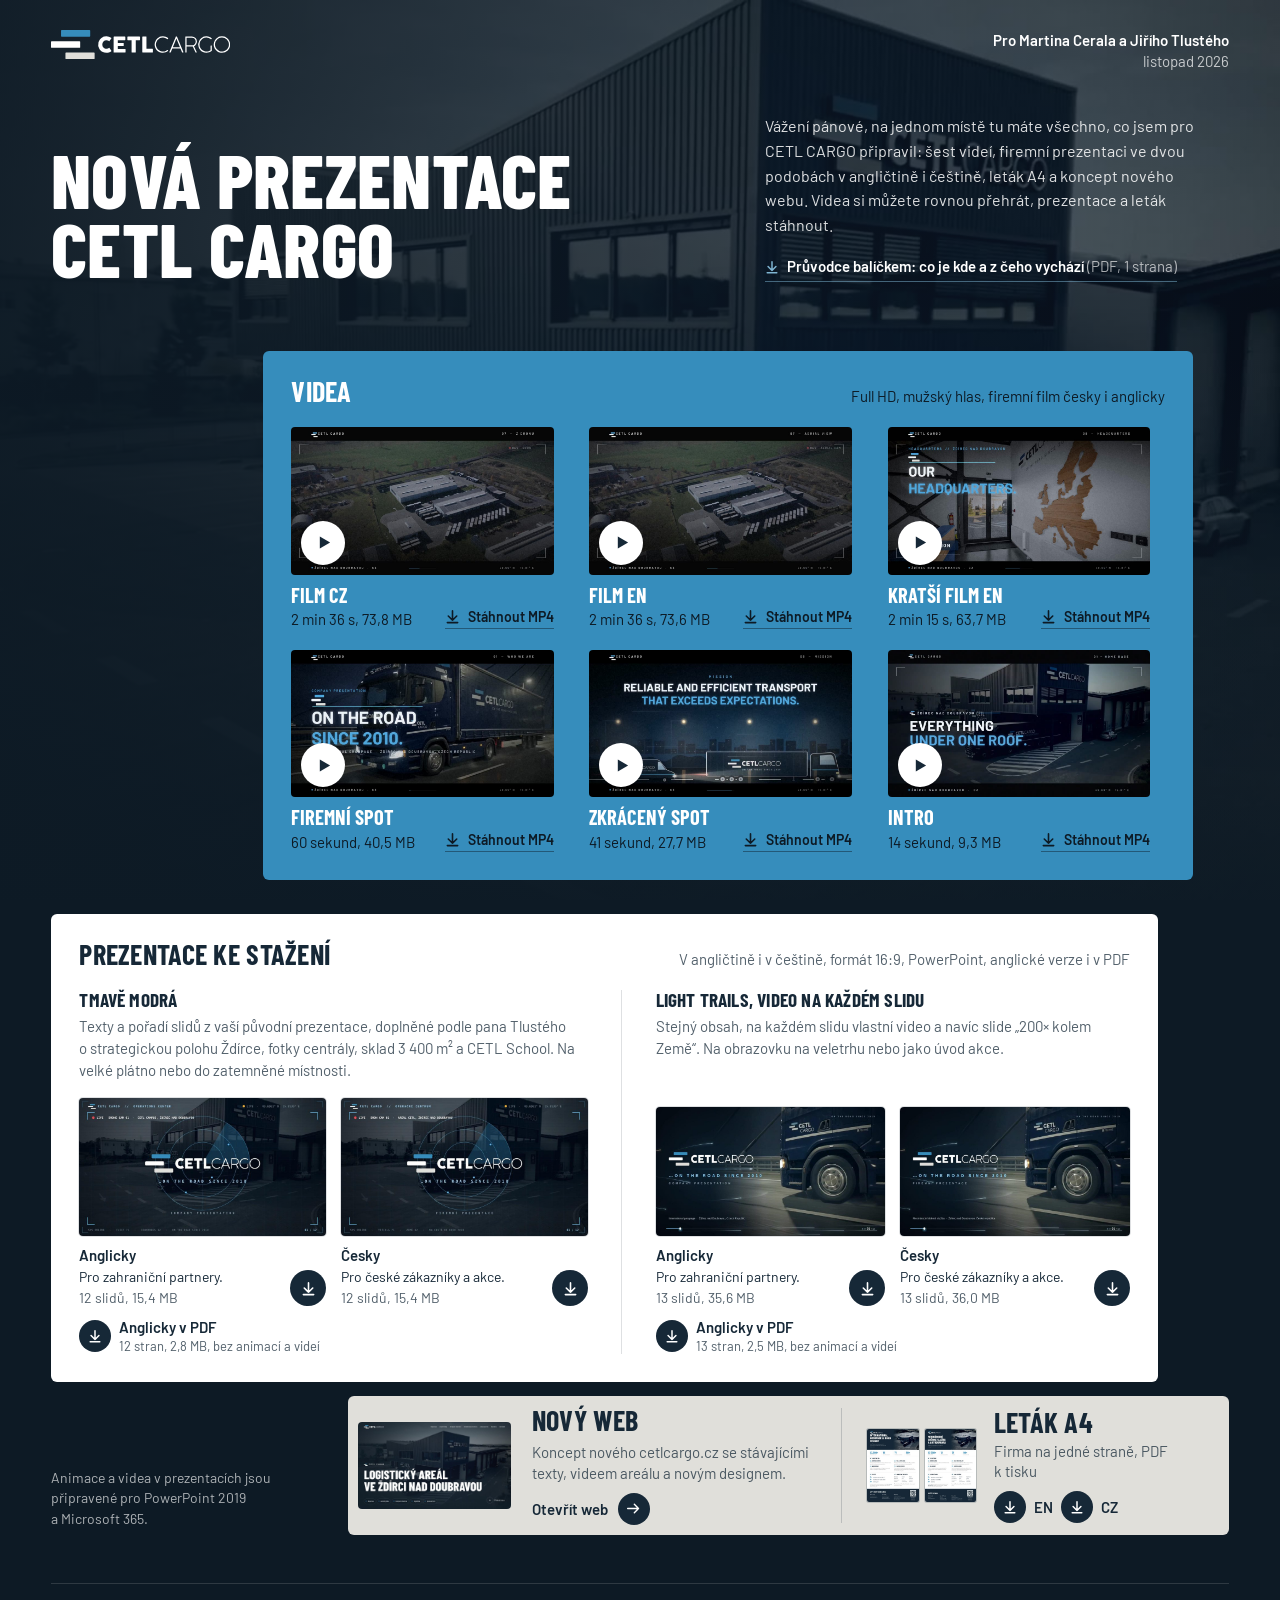
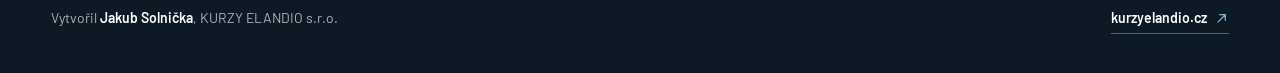
<file: index.html>
<!doctype html>
<html lang="cs">
<head>
<meta charset="utf-8">
<meta name="viewport" content="width=device-width, initial-scale=1">
<meta name="robots" content="noindex, nofollow">
<title>CETL CARGO – prezentace, videa a nový web</title>
<meta name="description" content="Videa, prezentace ke stažení, leták A4 a koncept nového webu CETL CARGO.">
<meta property="og:type" content="website">
<meta property="og:locale" content="cs_CZ">
<meta property="og:site_name" content="CETL CARGO">
<meta property="og:title" content="Nová prezentace CETL CARGO">
<meta property="og:description" content="Videa, prezentace v angličtině i češtině, leták A4 a koncept nového webu.">
<meta property="og:url" content="https://cetlcargo-rozcestnik.netlify.app/">
<meta property="og:image" content="https://cetlcargo-rozcestnik.netlify.app/assets/og.jpg">
<meta property="og:image:width" content="1200">
<meta property="og:image:height" content="630">
<meta property="og:image:alt" content="Areál CETL CARGO ve Ždírci nad Doubravou s nápisem Nová prezentace CETL CARGO">
<meta name="twitter:card" content="summary_large_image">
<link rel="icon" href="data:image/svg+xml,%3Csvg xmlns='http://www.w3.org/2000/svg' viewBox='0 0 124 83'%3E%3Crect x='28' y='0' width='83' height='19' rx='2' fill='%23368dbc'/%3E%3Crect x='0' y='32' width='83' height='19' rx='2' fill='%23162837'/%3E%3Crect x='41' y='63' width='83' height='19' rx='2' fill='%23e0dfda'/%3E%3C/svg%3E">
<link rel="stylesheet" href="assets/fonts.css">
<script>document.documentElement.classList.add('js')</script>
<style>
:root{
  --navy:#162837;
  --navy-deep:#0D1A25;
  --blue:#368DBC;
  --blue-soft:#7FB5D3;
  --sand:#E0DFDA;
  --white:#FFFFFF;
  --ink:#162837;
  --ink-2:rgba(22,40,55,.74);
  --line:rgba(22,40,55,.14);
  --ease:cubic-bezier(.22,1,.36,1);
  --gut:clamp(16px,4vw,56px);
  --gap:clamp(8px,1.1vw,14px);
  --cond:"Barlow Condensed","Arial Narrow",Arial,sans-serif;
  --sans:"Barlow",Arial,sans-serif;
  --r:6px;
}
*{box-sizing:border-box;margin:0;padding:0}
html{background:var(--navy-deep);color:var(--white);-webkit-text-size-adjust:100%}
body{font-family:var(--sans);font-size:1rem;line-height:1.5;-webkit-font-smoothing:antialiased;overflow-x:hidden;background:var(--navy-deep)}
a{color:inherit;text-decoration:none}
button{font:inherit;color:inherit;background:none;border:0;cursor:pointer}
img{display:block;max-width:100%}
:focus-visible{outline:2px solid var(--blue-soft);outline-offset:3px;border-radius:3px}
.lane--videos :focus-visible{outline-color:var(--white)}
.lane--decks :focus-visible,.lane--extra :focus-visible{outline-color:var(--blue)}
.sr{position:absolute;width:1px;height:1px;overflow:hidden;clip:rect(0 0 0 0);white-space:nowrap}

/* ---------- background: drone shot of the campus ---------- */
.bg{position:fixed;inset:0;z-index:0;overflow:hidden;background:var(--navy-deep)}
.bg video{position:absolute;inset:0;width:100%;height:100%;object-fit:cover}
.bg::after{content:"";position:absolute;inset:0;background:
  linear-gradient(90deg,rgba(13,26,37,.94) 0%,rgba(13,26,37,.78) 48%,rgba(13,26,37,.5) 100%),
  linear-gradient(0deg,rgba(13,26,37,.9) 0%,rgba(13,26,37,0) 60%)}

.page{position:relative;z-index:1;max-width:1400px;min-height:100vh;min-height:100svh;margin:0 auto;
  padding:clamp(16px,2.4vw,30px) var(--gut) clamp(24px,3vw,40px);display:flex;flex-direction:column}

/* ---------- header ---------- */
.top{display:flex;justify-content:space-between;align-items:flex-start;gap:24px}
.brand svg{display:block;width:clamp(150px,14vw,196px);height:auto}
.for{text-align:right;font-size:.9375rem;line-height:1.4;color:rgba(255,255,255,.72)}
.for strong{display:block;font-weight:600;color:var(--white)}

/* ---------- headline + intro ---------- */
.head{display:grid;grid-template-columns:minmax(0,1fr) minmax(0,29rem);gap:clamp(24px,4vw,64px);align-items:end;
  margin:clamp(24px,5vh,64px) 0 clamp(18px,3vh,32px)}
h1{font-family:var(--cond);font-weight:800;text-transform:uppercase;font-size:clamp(2.75rem,min(6vw,9.4vh),5.9rem);line-height:.9;letter-spacing:.004em}
h1 span{display:block}
.guide{display:inline-block;margin-top:14px;line-height:1.4;font-size:.9375rem;font-weight:600;color:var(--white);padding:4px 0;border-bottom:1.5px solid rgba(127,181,211,.5);transition:border-color .3s}
.guide:hover{border-color:var(--blue-soft)}
.guide svg{width:14px;height:14px;color:var(--blue-soft);vertical-align:-2px;margin-right:8px}
.guide span{font-weight:400;color:rgba(255,255,255,.66)}
.intro{font-size:clamp(1rem,1.15vw,1.125rem);line-height:1.55;color:rgba(255,255,255,.86);max-width:48ch}

/* ---------- the three lanes = the three bars of the logo ---------- */
.hero{display:flex;flex-direction:column}
.lanes{display:flex;flex-direction:column;gap:var(--gap);margin-top:var(--gap)}
.lane{position:relative;border-radius:var(--r)}
.lane--videos{background:var(--blue);margin-left:18%;margin-right:3%}
.lane--decks{background:var(--white);color:var(--ink);margin-right:6%}
.lane-row{display:grid;grid-template-columns:24% minmax(0,1fr);gap:var(--gap);align-items:end}
.lane--extra{background:var(--sand);color:var(--ink)}

.lane-head{display:flex;justify-content:space-between;align-items:baseline;gap:8px 16px;flex-wrap:wrap;margin-bottom:clamp(12px,1.6vw,20px)}
.lane-head p{font-size:.9375rem}
.lane-title{font-family:var(--cond);font-weight:700;text-transform:uppercase;font-size:clamp(1.5rem,2.2vw,2.05rem);line-height:1;letter-spacing:.01em}
.lane-inner{padding:clamp(16px,2vw,26px) clamp(16px,2.2vw,30px) clamp(18px,2.2vw,28px)}

/* videos (blue) */
.lane--videos .lane-title{color:var(--white)}
.lane--videos .lane-head p{color:var(--navy-deep)}
.vids{display:grid;grid-template-columns:repeat(3,minmax(0,1fr));gap:clamp(12px,1.6vw,22px)}
.vid{display:flex;flex-direction:column;gap:10px;min-width:0}
.vid-play{display:block;text-align:left;border-radius:4px}
.poster{position:relative;display:block;aspect-ratio:16/9;border-radius:4px;overflow:hidden;background:var(--navy)}
.poster img{width:100%;height:100%;object-fit:cover}
.disc{position:absolute;left:10px;bottom:10px;width:44px;height:44px;border-radius:50%;background:var(--white);color:var(--navy);
  display:grid;place-items:center;transition:transform .35s var(--ease),background .35s var(--ease),color .35s var(--ease)}
.disc svg{width:15px;height:15px;margin-left:2px}
.vid-play:hover .disc,.vid-play:focus-visible .disc{transform:scale(1.12);background:var(--navy);color:var(--white)}
.vid-name{display:block;margin-top:10px;font-family:var(--cond);font-weight:700;text-transform:uppercase;font-size:clamp(1.2rem,1.6vw,1.45rem);line-height:1.05;color:var(--white)}
.vid-meta{display:block;margin-top:3px;font-size:.9375rem;line-height:1.35;color:var(--navy-deep)}
.vid-dl{align-self:flex-start;display:inline-flex;align-items:center;gap:8px;font-weight:600;font-size:.9375rem;color:var(--navy-deep);
  padding:6px 0;border-bottom:1.5px solid rgba(13,26,37,.45);line-height:1.1;transition:border-color .3s}
.vid-dl:hover{border-color:var(--navy-deep)}
.vid-dl svg{width:15px;height:15px}

/* presentations (white) */
.lane--decks .lane-head p{color:var(--ink-2)}
.group + .group{margin-top:clamp(20px,2.6vw,32px);padding-top:clamp(18px,2.2vw,26px);border-top:1px solid var(--line)}
.group h3{font-family:var(--cond);font-weight:700;text-transform:uppercase;font-size:clamp(1.15rem,1.5vw,1.375rem);line-height:1.05;letter-spacing:.01em}
.group-text p{margin-top:6px;font-size:.9375rem;line-height:1.45;color:var(--ink-2);max-width:72ch}
.cards{display:grid;grid-template-columns:repeat(2,minmax(0,1fr));gap:clamp(10px,1.2vw,16px);margin-top:clamp(12px,1.4vw,16px)}
.groups{display:grid;grid-template-columns:repeat(2,minmax(0,1fr));column-gap:clamp(20px,2.6vw,36px)}
.groups .group{display:flex;flex-direction:column}
.groups .group .cards{margin-top:auto;padding-top:clamp(12px,1.4vw,16px)}
.groups .group + .group{margin-top:0;padding-top:0;border-top:0;padding-left:clamp(20px,2.6vw,36px);border-left:1px solid var(--line)}
.deck{display:block;border-radius:4px;min-width:0}
.deck .shot{display:block;position:relative;aspect-ratio:16/9;border-radius:4px;overflow:hidden;background:#EEF3F7;box-shadow:0 0 0 1px var(--line)}
.deck .shot img{width:100%;height:100%;object-fit:cover}
.deck .ctr{position:absolute;right:6px;bottom:6px;padding:2px 7px;border-radius:3px;background:rgba(22,40,55,.86);color:var(--white);
  font-size:.75rem;font-weight:500;line-height:1.4;font-variant-numeric:tabular-nums;opacity:0;transition:opacity .25s}
.deck.cycling .ctr{opacity:1}
.deck-foot{display:flex;align-items:flex-end;justify-content:space-between;gap:10px;margin-top:10px}
.deck-name{display:block;font-weight:600;font-size:.9375rem;line-height:1.25}
.deck-use{display:block;font-weight:400;font-size:.875rem;line-height:1.35;color:var(--ink);margin-top:3px}
.deck-size{display:block;font-weight:400;font-size:.875rem;color:var(--ink-2);margin-top:2px}
.dl{flex:none;width:36px;height:36px;border-radius:50%;background:var(--navy);color:var(--white);display:grid;place-items:center;
  transition:background .3s var(--ease),transform .3s var(--ease)}
.dl svg{width:15px;height:15px}
.deck:hover .dl,.deck:focus-visible .dl,.pdf:hover .dl,.pdf:focus-visible .dl{background:var(--blue);transform:translateY(2px)}

/* web + leaflet (sand) */
.extra{display:grid;grid-template-columns:minmax(0,1.25fr) minmax(0,1fr);gap:clamp(14px,2vw,28px);padding:10px clamp(14px,2vw,22px) 10px 10px;align-items:center}
.web{display:flex;align-items:center;gap:clamp(14px,1.6vw,22px);border-radius:4px;min-width:0}
.web .thumb{position:relative;flex:none;width:clamp(120px,12vw,176px);aspect-ratio:16/9;border-radius:4px;overflow:hidden;background:var(--navy)}
.web .thumb img{width:100%;height:100%;object-fit:cover}
.web-text{flex:1;min-width:0}
.extra .meta{display:block;margin-top:5px;font-size:.9375rem;line-height:1.35;color:var(--ink-2)}
.go{display:inline-flex;align-items:center;gap:10px;margin-top:10px;font-weight:600;font-size:.9375rem;white-space:nowrap}
.go i{width:32px;height:32px;border-radius:50%;background:var(--navy);color:var(--white);display:grid;place-items:center;transition:transform .35s var(--ease)}
.go svg{width:15px;height:15px}
.web:hover .go i,.web:focus-visible .go i{transform:translateX(4px)}
.letak{display:flex;align-items:center;gap:clamp(12px,1.4vw,18px);padding-left:clamp(14px,2vw,28px);border-left:1px solid rgba(22,40,55,.18);min-width:0}
.letak-text{min-width:0}
.pdfs{display:flex;gap:8px;margin-top:10px;flex-wrap:wrap}
.pdf{display:inline-flex;align-items:center;gap:8px;font-weight:600;font-size:.9375rem;border-radius:999px}
.pdf .dl{width:32px;height:32px}
.pdf .dl svg{width:14px;height:14px}
.deck-pdf{margin-top:12px;align-self:flex-start;font-size:.9375rem;line-height:1.25}
.deck-pdf .deck-size{display:block;font-weight:400;font-size:.8125rem;margin-top:1px}
.pages{display:flex;gap:6px;flex:none}
.pages img{width:clamp(46px,4vw,58px);height:auto;border-radius:2px;box-shadow:0 0 0 1px rgba(22,40,55,.2)}

.foot{display:flex;justify-content:space-between;align-items:center;gap:10px 24px;flex-wrap:wrap;margin-top:clamp(28px,4vw,48px);
  padding-top:18px;border-top:1px solid rgba(224,223,218,.16);font-size:.875rem;line-height:1.4;color:rgba(255,255,255,.66)}
.foot strong{font-weight:600;color:var(--white)}
.foot a{display:inline-flex;align-items:center;gap:8px;font-weight:600;color:var(--white);padding:6px 0;border-bottom:1.5px solid rgba(127,181,211,.5);transition:border-color .3s}
.foot a:hover{border-color:var(--blue-soft)}
.foot svg{width:14px;height:14px;transform:rotate(-45deg);color:var(--blue-soft)}
.note{font-size:.875rem;line-height:1.45;color:rgba(255,255,255,.66);max-width:30ch;padding-bottom:6px}

/* ---------- entrance: the bars drive in, like the logo animation ---------- */
.js .lane{transform:translateX(-110vw)}
.js .head,.js .top,.js .note,.js .foot{opacity:0}
.js .lane > *{opacity:0}
.js.ready .top,.js.ready .head{opacity:1;transition:opacity .7s var(--ease) .05s}
.js.ready .lane{transform:none;transition:transform .9s var(--ease)}
.js.ready .lane--videos{transition-delay:.12s}
.js.ready .lane--decks{transition-delay:.22s}
.js.ready .lane--extra{transition-delay:.32s}
.js.ready .lane > *{opacity:1;transition:opacity .6s var(--ease) .75s}
.js.ready .note,.js.ready .foot{opacity:1;transition:opacity .6s var(--ease) .9s}

/* ---------- film dialog ---------- */
.film{border:0;padding:0;background:transparent;max-width:none;max-height:none;width:100%;height:100%;color:var(--white)}
.film::backdrop{background:rgba(13,26,37,.94)}
.film[open]{display:grid;place-items:center}
.film-box{display:flex;flex-direction:column;gap:12px}
.film video{display:block;width:min(1280px,92vw,calc(80vh * 16 / 9));aspect-ratio:16/9;background:#000;border-radius:4px}
.film-title{font-family:var(--cond);font-weight:700;text-transform:uppercase;font-size:1.25rem;letter-spacing:.01em}
.film .close{position:fixed;top:clamp(12px,2vw,24px);right:clamp(12px,2vw,24px);display:inline-flex;align-items:center;gap:10px;
  font-weight:600;font-size:.9375rem;padding:10px 14px;border-radius:999px;background:rgba(255,255,255,.08)}
.film .close:hover{background:rgba(255,255,255,.16)}

@media (min-width:761px){
  /* the first screen ends with the blue bar; everything else appears on scroll */
  .hero{min-height:calc(100vh - clamp(16px,2.4vw,30px));min-height:calc(100svh - clamp(16px,2.4vw,30px));padding-bottom:clamp(12px,1.6vw,20px)}
  .hero .head{margin-top:auto}
  .hero .lane--videos{margin-top:auto}
  /* two rows of three: each poster gets half of what is left of the first screen */
  .vid{max-width:max(190px,calc((92vh - 533px) * 8 / 9));max-width:max(190px,calc((92svh - 533px) * 8 / 9))}
  .vid{display:grid;grid-template-columns:minmax(0,1fr) auto;column-gap:12px;align-items:end;gap:0 12px}
  .vid-play{display:contents}
  .vid .poster{grid-column:1 / -1}
  .vid-play:focus-visible .poster{outline:2px solid var(--white);outline-offset:3px}
  .vid-name{grid-column:1;margin-top:10px}
  .vid-meta{grid-column:1}
  .vid-dl{grid-column:2;grid-row:2 / span 2;align-self:end;padding:4px 0;font-size:.875rem}
}

/* ---------- smaller screens ---------- */
@media (max-width:1180px){
  .lane--videos{margin-left:10%;margin-right:0}
  .lane--decks{margin-right:0}
  .lane-row{grid-template-columns:1fr}
  .lane--extra{margin-left:14%}
  .note{order:2;max-width:none;padding:6px 0 0}
}
@media (max-width:900px){
  .groups{grid-template-columns:1fr}
  .groups .group + .group{margin-top:clamp(20px,2.6vw,32px);padding-top:clamp(18px,2.2vw,26px);border-top:1px solid var(--line);padding-left:0;border-left:0}
  .extra{grid-template-columns:1fr;gap:16px;padding:12px}
  .letak{padding-left:0;border-left:0;padding-top:16px;border-top:1px solid rgba(22,40,55,.18)}
}
@media (max-width:760px){
  .top{flex-direction:column;gap:14px}
  .for{text-align:left}
  .head{grid-template-columns:1fr;margin:28px 0 24px;gap:14px}
  .vids{grid-template-columns:1fr;gap:16px}
  .vid{display:grid;grid-template-columns:minmax(0,46%) minmax(0,1fr);column-gap:14px;align-items:start}
  .vid-play{display:contents}
  .vid .poster{grid-row:1 / span 2}
  .vid-name{margin-top:2px}
  .vid-dl{grid-column:2;justify-self:start}
  .lane--videos{margin-left:6%}
  .lane--extra{margin-left:8%}
}
@media (max-width:480px){
  .cards{gap:10px}
  .deck-name{font-size:.875rem}
  .deck-size{font-size:.8125rem;white-space:nowrap}
  .deck-foot{gap:8px}
  .dl{width:30px;height:30px}
  .disc{width:34px;height:34px;left:7px;bottom:7px}
  .disc svg{width:12px;height:12px}
  .web .thumb{width:104px}
  .pages img{width:44px}
}
@media (prefers-reduced-motion:reduce){
  .js .lane,.js .head,.js .top,.js .lane > *,.js .note,.js .foot{transform:none;opacity:1;transition:none}
  .disc,.dl,.go i{transition:none}
}
</style>
</head>
<body>
<svg width="0" height="0" style="position:absolute" aria-hidden="true">
  <symbol id="logo" viewBox="0 0 507.36 82.34">
    <path style="fill:var(--lw,#162837)" d="M170.09,21.76a1.88,1.88,0,0,1,.77.79,1.3,1.3,0,0,1-.09,1.17l-5.18,7.350a1.23,1.23,0,0,1-.72.6,1.39,1.39,0,0,1-.94-.26,11.54,11.54,0,0,0-3.310-1.75,11.78,11.78,0,0,0-3.830-.61,11.130,11.130,0,0,0-8.270,3.55,12.110,12.110,0,0,0-2.390,3.86,13,13,0,0,0-.86,4.72,12.84,12.84,0,0,0,.86,4.71,11.870,11.870,0,0,0,2.390,3.83,11.380,11.380,0,0,0,3.650,2.590,11.2,11.2,0,0,0,4.620.95,11.790,11.790,0,0,0,3.860-.63A12.170,12.170,0,0,0,164,50.87a1.37,1.37,0,0,1,.91-.28,1.28,1.28,0,0,1,.74.55l5.240,7.540a1.22,1.22,0,0,1,.09,1.130,1.940,1.940,0,0,1-.76.77,24.540,24.540,0,0,1-6.210,3,23.4,23.4,0,0,1-18.830-2.130,23.370,23.370,0,0,1-4.730-3.660,23.930,23.930,0,0,1-3.670-4.720A23.730,23.730,0,0,1,134.42,35a24,24,0,0,1,2.360-5.610,23.610,23.610,0,0,1,3.670-4.760A23.070,23.070,0,0,1,145.18,21a24.510,24.510,0,0,1,5.590-2.360A23.750,23.750,0,0,1,164,18.8,23.660,23.660,0,0,1,170.09,21.76Z"/>
    <path style="fill:var(--lw,#162837)" d="M177.33,19.86a1.43,1.43,0,0,1,.35-1,1.25,1.25,0,0,1,1-.38h30.4a1.35,1.35,0,0,1,1,.39,1.5,1.5,0,0,1,.37,1.07v7.58a1.54,1.54,0,0,1-.37,1A1.26,1.26,0,0,1,209,29H189.18v7.6h15.33a1.65,1.65,0,0,1,1,.27,1,1,0,0,1,.38.92v6.62a1.29,1.29,0,0,1-.33.83,1.24,1.24,0,0,1-1,.4H189.18v7.84h20.6a1.23,1.23,0,0,1,1.38,1.41v7.7a.8.8,0,0,1-.25.55c-.08.57-.5.85-1.26.85h-31a1.46,1.46,0,0,1-1-.32,1.27,1.27,0,0,1-.36-1Z"/>
    <path style="fill:var(--lw,#162837)" d="M216.21,19.79a1.27,1.27,0,0,1,.41-1,1.52,1.52,0,0,1,1-.36h33a1.55,1.55,0,0,1,1,.33,1.36,1.36,0,0,1,.49,1V27.4a1.66,1.66,0,0,1-.38,1.05,1.28,1.28,0,0,1-1.09.51H240.05V62.51a1.45,1.45,0,0,1-.4,1,1.33,1.33,0,0,1-1,.44h-9a1.47,1.47,0,0,1-1-.41,1.36,1.36,0,0,1-.46-1V29H217.65a1.46,1.46,0,0,1-1-.4,1.55,1.55,0,0,1-.41-1.16Z"/>
    <path style="fill:var(--lw,#162837)" d="M258.44,19.76a1.39,1.39,0,0,1,.36-1,1.35,1.35,0,0,1,1-.39h9.07a1.47,1.47,0,0,1,.95.36,1.36,1.36,0,0,1,.46,1V53.1h16.85a1.38,1.38,0,0,1,1,.37,1.3,1.3,0,0,1,.4,1v8.06a1.47,1.47,0,0,1-.35,1,1.3,1.3,0,0,1-1,.46H259.79a1.19,1.19,0,0,1-1.350-1.350Z"/>
    <path style="fill:var(--lm,#162837)" d="M82.65,48.78a1.82,1.82,0,0,1-1.82,1.82h-79A1.81,1.81,0,0,1,0,48.78V33.55a1.81,1.81,0,0,1,1.81-1.81h79a1.82,1.82,0,0,1,1.82,1.81Z"/>
    <path style="fill:#368dbc" d="M30.21,0h79A1.81,1.81,0,0,1,111,1.81V17a1.82,1.82,0,0,1-1.82,1.82h-79A1.82,1.82,0,0,1,28.39,17V1.82A1.82,1.82,0,0,1,30.21,0Z"/>
    <path style="fill:#e0dfda" d="M42.7,63.48h79a1.82,1.82,0,0,1,1.82,1.82V80.52a1.82,1.82,0,0,1-1.82,1.82h-79a1.81,1.81,0,0,1-1.81-1.81V65.29A1.82,1.82,0,0,1,42.7,63.48Z"/>
    <path style="fill:var(--lw,#162837)" d="M331.35,22.8a1.18,1.18,0,0,1,.65.95,1,1,0,0,1-.25.64l-.82,1a3,3,0,0,1-.42.4.71.71,0,0,1-.44.15,2.33,2.33,0,0,1-1.23-.55,23.37,23.37,0,0,0-5.62-3A17.86,17.86,0,0,0,317,21.33a19.54,19.54,0,0,0-5.39.73,19.79,19.79,0,0,0-4.8,2.07,20.33,20.33,0,0,0-9.11,11.92,18.51,18.51,0,0,0-.71,5.09,18,18,0,0,0,.75,5.16,20.49,20.49,0,0,0,2.09,4.76A21.48,21.48,0,0,0,303,55.14a21.93,21.93,0,0,0,4,3.2,19.72,19.72,0,0,0,4.63,2.1,17.12,17.12,0,0,0,5,.75,18.23,18.23,0,0,0,3.23-.3,21.36,21.36,0,0,0,3.29-.89,22,22,0,0,0,3.18-1.43,17.75,17.75,0,0,0,2.83-1.91,1.24,1.24,0,0,1,.77-.28,1.38,1.38,0,0,1,1.13.77l.46.74a1.5,1.5,0,0,1,.21.76,1.35,1.35,0,0,1-.61,1.13,23.41,23.41,0,0,1-6.62,3.57,23.7,23.7,0,0,1-13.9.45,22.770,22.770,0,0,1-5.57-2.36,24,24,0,0,1-4.74-3.66A22.8,22.8,0,0,1,296.71,53a24.19,24.19,0,0,1-2.36-5.63,23.05,23.05,0,0,1-.84-6.25A23.12,23.12,0,0,1,296.7,29.4a23.59,23.59,0,0,1,3.66-4.72A22.83,22.83,0,0,1,305.11,21a24.55,24.55,0,0,1,5.62-2.36,23.51,23.51,0,0,1,13.91.45A22.58,22.58,0,0,1,331.35,22.8Z"/>
    <path style="fill:var(--lw,#162837)" d="M335.22,62.85c.14-.47.29-.9.44-1.3s.3-.76.45-1.09l17.22-41.25a2.68,2.68,0,0,1,.37-.61.81.81,0,0,1,.7-.28h1.26a.86.86,0,0,1,.73.28c.14.18.28.37.4.55l18,43.33a1.22,1.22,0,0,1,.06.29,3.070,3.070,0,0,1,0,.32c0,.49-.33.78-1,.86h-1.62l-.13,0H372a1.14,1.14,0,0,1-1.1-.85l-4.29-10.42H343.4l-2.28,5.6q-1.1,2.67-2,4.88a1.12,1.12,0,0,1-1.07.76.94.94,0,0,1-.28,0h-1.62c-.66-.06-1-.33-1-.79V63A.32.32,0,0,1,335.22,62.85Zm9.77-14h20.07l-10-24.49Z"/>
    <path style="fill:var(--lw,#162837)" d="M399.1,18.41a14.27,14.27,0,0,1,10.06,4.25,14.44,14.44,0,0,1,3,4.53,14.28,14.28,0,0,1-1.24,13.38,14.67,14.67,0,0,1-2.66,3,13.91,13.91,0,0,1-3.42,2.16l7.690,16.85a1.68,1.68,0,0,1,.15.55,1.41,1.41,0,0,1-.06.47c0,.1-.15.17-.33.22a3.42,3.42,0,0,1-.86.1h-1.66a.81.81,0,0,1-.79-.58l-7.54-16.7a10.790,10.790,0,0,1-1.24.23,12.320,12.320,0,0,1-1.43.07H383.87V62.85a1,1,0,0,1-1.11,1.1h-1.31a1,1,0,0,1-1.11-1.1V19.42a2.520,2.520,0,0,1,.4-.78.94.94,0,0,1,.71-.23Zm-1.78,25.07h.49c.8,0,1.58,0,2.36-.06a8,8,0,0,0,2.3-.46,11.42,11.42,0,0,0,2.94-1.53,10.38,10.38,0,0,0,2.31-2.32,10.74,10.74,0,0,0,1.51-3,11.06,11.06,0,0,0,.53-3.41,10.89,10.89,0,0,0-3.11-7.64,10.86,10.86,0,0,0-3.42-2.33,10.24,10.24,0,0,0-4.22-.86H383.87V43.48Z"/>
    <path style="fill:var(--lw,#162837)" d="M440.27,21.51a19.31,19.31,0,0,0-5.35.73,21.09,21.09,0,0,0-4.76,2,19.76,19.76,0,0,0-4,3.13,19.37,19.37,0,0,0-3.06,4,20.87,20.87,0,0,0-1.94,4.7,19.53,19.53,0,0,0,0,10.4,20,20,0,0,0,2,4.72,19.64,19.64,0,0,0,3.09,4A20.24,20.24,0,0,0,435,60.34a19.08,19.08,0,0,0,5.2.7A18.58,18.58,0,0,0,446.71,60a19.61,19.61,0,0,0,5.1-2.68V45a1,1,0,0,1,1.12-1.13h1.27a1.18,1.18,0,0,1,.83.29,1.1,1.1,0,0,1,.3.84V58.59a1,1,0,0,1-.2.6,2.71,2.71,0,0,1-.57.53,28.23,28.23,0,0,1-6.64,3.49,22.16,22.16,0,0,1-7.72,1.32,22.89,22.89,0,0,1-11.75-3.17,23.67,23.67,0,0,1-4.71-3.63,22.92,22.92,0,0,1-3.62-4.7,23.74,23.74,0,0,1-2.33-5.58,23.42,23.42,0,0,1,2.34-18,23.73,23.73,0,0,1,3.63-4.72,23.47,23.47,0,0,1,4.7-3.66A23.19,23.19,0,0,1,434,18.74a22.42,22.42,0,0,1,6.2-.85,22.73,22.73,0,0,1,9,1.84c.49.23,1.07.51,1.76.86s1.33.71,2,1.1a13.15,13.15,0,0,1,1.59,1.15c.44.38.66.71.66,1a1,1,0,0,1-.25.64l-.82,1a2.53,2.53,0,0,1-.41.4.69.69,0,0,1-.44.15,2.32,2.32,0,0,1-1.21-.55,22.39,22.39,0,0,0-5.63-3A18.56,18.56,0,0,0,440.27,21.51Z"/>
    <path style="fill:var(--lw,#162837)" d="M460.69,41.24a23.37,23.37,0,0,1,3.17-11.78,23.64,23.64,0,0,1,8.38-8.4,24.63,24.63,0,0,1,5.58-2.36,23.3,23.3,0,0,1,12.4,0,24,24,0,0,1,5.57,2.36,23.54,23.54,0,0,1,4.72,3.65,23,23,0,0,1,3.65,4.74,23.79,23.79,0,0,1,2.36,5.6,23,23,0,0,1,.84,6.22,22.74,22.74,0,0,1-.84,6.2A23.85,23.85,0,0,1,504.16,53a23.06,23.06,0,0,1-3.65,4.7,23.18,23.18,0,0,1-16.5,6.8,23.18,23.18,0,0,1-6.2-.82,23.44,23.44,0,0,1-5.58-2.35,23.14,23.14,0,0,1-4.72-3.64,23.11,23.11,0,0,1-6-10.29A23,23,0,0,1,460.69,41.24Zm3.59,0a19.25,19.25,0,0,0,1.54,7.7A19.83,19.83,0,0,0,476.33,59.4a19.85,19.85,0,0,0,12.95.84,19.76,19.76,0,0,0,8.7-5.07,19.27,19.27,0,0,0,3.1-4,19.74,19.74,0,0,0,2-4.72,19.52,19.52,0,0,0,.71-5.26,18.85,18.85,0,0,0-1.57-7.66A20,20,0,0,0,491.7,23,19,19,0,0,0,484,21.48a19.39,19.39,0,0,0-5.25.7,20.31,20.31,0,0,0-4.74,2,19.39,19.39,0,0,0-4,3.1,20.6,20.6,0,0,0-3.08,4A19.57,19.57,0,0,0,465,36,19.33,19.33,0,0,0,464.28,41.21Z"/>
  </symbol>
  <symbol id="i-down" viewBox="0 0 16 16"><path d="M8 2v10M3.5 7.5 8 12l4.5-4.5M2.5 14.5h11" fill="none" stroke="currentColor" stroke-width="1.7" stroke-linecap="round" stroke-linejoin="round"/></symbol>
  <symbol id="i-play" viewBox="0 0 16 16"><path d="M3 1.5v13l11-6.5z" fill="currentColor"/></symbol>
  <symbol id="i-go" viewBox="0 0 18 18"><path d="M2 9h13M10 4l5 5-5 5" fill="none" stroke="currentColor" stroke-width="1.7" stroke-linecap="round" stroke-linejoin="round"/></symbol>
</svg>

<div class="bg" aria-hidden="true">
  <video src="assets/areal.mp4" poster="assets/areal.jpg" muted loop playsinline autoplay preload="auto"></video>
</div>

<div class="page">
  <div class="hero">
  <header class="top">
    <span class="brand" aria-label="CETL CARGO">
      <svg viewBox="0 0 507.36 82.34" style="--lw:#fff;--lm:#fff" aria-hidden="true"><use href="#logo"/></svg>
    </span>
    <p class="for"><strong>Pro Martina Cerala a&nbsp;Jiřího Tlustého</strong>listopad 2026</p>
  </header>

    <section class="head" aria-labelledby="h1">
      <h1 id="h1"><span>Nová prezentace</span><span>CETL CARGO</span></h1>
      <div class="intro-wrap"><p class="intro">Vážení pánové, na jednom místě tu máte všechno, co jsem pro CETL&nbsp;CARGO připravil: šest videí, firemní prezentaci ve dvou podobách v&nbsp;angličtině i&nbsp;češtině, leták A4 a&nbsp;koncept nového webu. Videa si můžete rovnou přehrát, prezentace a&nbsp;leták stáhnout.</p>
      <a class="guide" href="ke-stazeni/pruvodce/CETL_CARGO_pruvodce_balickem.pdf" target="_blank" rel="noopener"><svg aria-hidden="true"><use href="#i-down"/></svg>Průvodce balíčkem: co je kde a&nbsp;z&nbsp;čeho vychází <span>(PDF, 1&nbsp;strana)</span></a></div>
    </section>

      <!-- bar 1 (blue): videos -->
      <section class="lane lane--videos" aria-labelledby="videos-t">
        <div class="lane-inner">
          <div class="lane-head">
            <h2 class="lane-title" id="videos-t">Videa</h2>
            <p>Full HD, mužský hlas, firemní film česky i&nbsp;anglicky</p>
          </div>
          <div class="vids">
            <div class="vid">
              <button class="vid-play" type="button" data-film="ke-stazeni/video/CETL_CARGO_spot_2min36_CZ.mp4" data-title="Firemní film, česky, 2:36" aria-haspopup="dialog">
                <span class="poster"><img src="assets/video/spot-2min36-cz.jpg" alt="" width="960" height="540"><span class="disc"><svg aria-hidden="true"><use href="#i-play"/></svg></span></span>
                <span class="vid-name">Film CZ</span>
                <span class="vid-meta">2&nbsp;min 36&nbsp;s, 73,8&nbsp;MB</span>
              </button>
              <a class="vid-dl" href="ke-stazeni/video/CETL_CARGO_spot_2min36_CZ.mp4" download><svg aria-hidden="true"><use href="#i-down"/></svg>Stáhnout MP4<span class="sr">, firemní film česky</span></a>
            </div>
            <div class="vid">
              <button class="vid-play" type="button" data-film="ke-stazeni/video/CETL_CARGO_spot_2min36_EN.mp4" data-title="Firemní film, anglicky, 2:36" aria-haspopup="dialog">
                <span class="poster"><img src="assets/video/spot-2min36-en.jpg" alt="" width="960" height="540"><span class="disc"><svg aria-hidden="true"><use href="#i-play"/></svg></span></span>
                <span class="vid-name">Film EN</span>
                <span class="vid-meta">2&nbsp;min 36&nbsp;s, 73,6&nbsp;MB</span>
              </button>
              <a class="vid-dl" href="ke-stazeni/video/CETL_CARGO_spot_2min36_EN.mp4" download><svg aria-hidden="true"><use href="#i-down"/></svg>Stáhnout MP4<span class="sr">, firemní film anglicky</span></a>
            </div>
            <div class="vid">
              <button class="vid-play" type="button" data-film="ke-stazeni/video/CETL_CARGO_spot_2min15_EN.mp4" data-title="Firemní film, kratší, 2:15" aria-haspopup="dialog">
                <span class="poster"><img src="assets/video/spot-2min15-en.jpg" alt="" width="960" height="540"><span class="disc"><svg aria-hidden="true"><use href="#i-play"/></svg></span></span>
                <span class="vid-name">Kratší film EN</span>
                <span class="vid-meta">2&nbsp;min 15&nbsp;s, 63,7&nbsp;MB</span>
              </button>
              <a class="vid-dl" href="ke-stazeni/video/CETL_CARGO_spot_2min15_EN.mp4" download><svg aria-hidden="true"><use href="#i-down"/></svg>Stáhnout MP4<span class="sr">, kratší firemní film</span></a>
            </div>
            <div class="vid">
              <button class="vid-play" type="button" data-film="ke-stazeni/video/CETL_CARGO_spot_60s_EN.mp4" data-title="Firemní spot, 60 s" aria-haspopup="dialog">
                <span class="poster"><img src="assets/video/spot-60s.jpg" alt="" width="960" height="540"><span class="disc"><svg aria-hidden="true"><use href="#i-play"/></svg></span></span>
                <span class="vid-name">Firemní spot</span>
                <span class="vid-meta">60&nbsp;sekund, 40,5&nbsp;MB</span>
              </button>
              <a class="vid-dl" href="ke-stazeni/video/CETL_CARGO_spot_60s_EN.mp4" download><svg aria-hidden="true"><use href="#i-down"/></svg>Stáhnout MP4<span class="sr">, firemní spot</span></a>
            </div>
            <div class="vid">
              <button class="vid-play" type="button" data-film="ke-stazeni/video/CETL_CARGO_spot_41s_EN.mp4" data-title="Zkrácený spot, 41 s" aria-haspopup="dialog">
                <span class="poster"><img src="assets/video/spot-41s.jpg" alt="" width="960" height="540"><span class="disc"><svg aria-hidden="true"><use href="#i-play"/></svg></span></span>
                <span class="vid-name">Zkrácený spot</span>
                <span class="vid-meta">41&nbsp;sekund, 27,7&nbsp;MB</span>
              </button>
              <a class="vid-dl" href="ke-stazeni/video/CETL_CARGO_spot_41s_EN.mp4" download><svg aria-hidden="true"><use href="#i-down"/></svg>Stáhnout MP4<span class="sr">, zkrácený spot</span></a>
            </div>
            <div class="vid">
              <button class="vid-play" type="button" data-film="ke-stazeni/video/CETL_CARGO_intro_14s_EN.mp4" data-title="Intro, 14 s" aria-haspopup="dialog">
                <span class="poster"><img src="assets/video/intro-14s-en.jpg" alt="" width="960" height="540"><span class="disc"><svg aria-hidden="true"><use href="#i-play"/></svg></span></span>
                <span class="vid-name">Intro</span>
                <span class="vid-meta">14&nbsp;sekund, 9,3&nbsp;MB</span>
              </button>
              <a class="vid-dl" href="ke-stazeni/video/CETL_CARGO_intro_14s_EN.mp4" download><svg aria-hidden="true"><use href="#i-down"/></svg>Stáhnout MP4<span class="sr">, intro</span></a>
            </div>
          </div>
        </div>
      </section>
  </div>

  <main class="lanes">
      <!-- bar 2 (white): the presentations -->
      <section class="lane lane--decks" aria-labelledby="decks-t">
        <div class="lane-inner">
          <div class="lane-head">
            <h2 class="lane-title" id="decks-t">Prezentace ke stažení</h2>
            <p>V&nbsp;angličtině i&nbsp;v&nbsp;češtině, formát 16:9, PowerPoint, anglické verze i&nbsp;v&nbsp;PDF</p>
          </div>

          <div class="groups">
          <div class="group">
            <div class="group-text">
              <h3>Tmavě modrá</h3>
              <p>Texty a&nbsp;pořadí slidů z&nbsp;vaší původní prezentace, doplněné podle pana Tlustého o&nbsp;strategickou polohu Ždírce, fotky centrály, sklad 3&nbsp;400&nbsp;m² a&nbsp;CETL School. Na velké plátno nebo do zatemněné místnosti.</p>
            </div>
            <div class="cards">
              <a class="deck" href="ke-stazeni/prezentace/CETL_CARGO_tmave_modra_EN.pptx" download data-deck="tmava-en" data-count="12">
                <span class="shot"><img src="assets/nahledy/tmava-en-01.jpg" alt="Titulní slide, tmavě modrá verze v angličtině" width="800" height="450" loading="lazy"><span class="ctr" aria-hidden="true"></span></span>
                <span class="deck-foot">
                  <span class="deck-name">Anglicky<span class="deck-use">Pro zahraniční partnery.</span><span class="deck-size">12&nbsp;slidů, 15,4&nbsp;MB</span></span>
                  <span class="dl"><svg aria-hidden="true"><use href="#i-down"/></svg></span>
                </span>
              </a>
              <a class="deck" href="ke-stazeni/prezentace/CETL_CARGO_tmave_modra_CZ.pptx" download data-deck="tmava-cz" data-count="12">
                <span class="shot"><img src="assets/nahledy/tmava-cz-01.jpg" alt="Titulní slide, tmavě modrá verze v češtině" width="800" height="450" loading="lazy"><span class="ctr" aria-hidden="true"></span></span>
                <span class="deck-foot">
                  <span class="deck-name">Česky<span class="deck-use">Pro české zákazníky a&nbsp;akce.</span><span class="deck-size">12&nbsp;slidů, 15,4&nbsp;MB</span></span>
                  <span class="dl"><svg aria-hidden="true"><use href="#i-down"/></svg></span>
                </span>
              </a>
            </div>
            <a class="pdf deck-pdf" href="ke-stazeni/prezentace/CETL_CARGO_tmave_modra_EN.pdf" download><span class="dl"><svg aria-hidden="true"><use href="#i-down"/></svg></span><span>Anglicky v&nbsp;PDF<span class="deck-size">12&nbsp;stran, 2,8&nbsp;MB, bez animací a&nbsp;videí</span></span><span class="sr">, tmavě modrá prezentace</span></a>
          </div>

          <div class="group">
            <div class="group-text">
              <h3>Light Trails, video na každém slidu</h3>
              <p>Stejný obsah, na každém slidu vlastní video a&nbsp;navíc slide „200×&nbsp;kolem Země“. Na obrazovku na veletrhu nebo jako úvod akce.</p>
            </div>
            <div class="cards">
              <a class="deck" href="ke-stazeni/prezentace/CETL_CARGO_light_trails_EN.pptx" download data-deck="film-en" data-count="13">
                <span class="shot"><img src="assets/nahledy/film-en-01.jpg" alt="Titulní slide, Light Trails v angličtině" width="800" height="450" loading="lazy"><span class="ctr" aria-hidden="true"></span></span>
                <span class="deck-foot">
                  <span class="deck-name">Anglicky<span class="deck-use">Pro zahraniční partnery.</span><span class="deck-size">13&nbsp;slidů, 35,6&nbsp;MB</span></span>
                  <span class="dl"><svg aria-hidden="true"><use href="#i-down"/></svg></span>
                </span>
              </a>
              <a class="deck" href="ke-stazeni/prezentace/CETL_CARGO_light_trails_CZ.pptx" download data-deck="film-cz" data-count="13">
                <span class="shot"><img src="assets/nahledy/film-cz-01.jpg" alt="Titulní slide, Light Trails v češtině" width="800" height="450" loading="lazy"><span class="ctr" aria-hidden="true"></span></span>
                <span class="deck-foot">
                  <span class="deck-name">Česky<span class="deck-use">Pro české zákazníky a&nbsp;akce.</span><span class="deck-size">13&nbsp;slidů, 36,0&nbsp;MB</span></span>
                  <span class="dl"><svg aria-hidden="true"><use href="#i-down"/></svg></span>
                </span>
              </a>
            </div>
            <a class="pdf deck-pdf" href="ke-stazeni/prezentace/CETL_CARGO_light_trails_EN.pdf" download><span class="dl"><svg aria-hidden="true"><use href="#i-down"/></svg></span><span>Anglicky v&nbsp;PDF<span class="deck-size">13&nbsp;stran, 2,5&nbsp;MB, bez animací a&nbsp;videí</span></span><span class="sr">, prezentace Light Trails</span></a>
          </div>
          </div>
        </div>
      </section>

      <!-- bar 3 (sand): the new website + A4 leaflet -->
      <div class="lane-row">
        <p class="note">Animace a&nbsp;videa v&nbsp;prezentacích jsou připravené pro PowerPoint 2019 a&nbsp;Microsoft&nbsp;365.</p>
        <section class="lane lane--extra" aria-label="Nový web a leták">
          <div class="extra">
            <!-- ODKAZ NA NOVÝ WEB: až poběží na Netlify, nahraďte href="web/index.html" jeho adresou (např. https://….netlify.app) -->
            <a class="web" href="web/index.html" id="web-link">
              <span class="thumb"><img src="assets/web-nahled.jpg" alt="" width="800" height="450"></span>
              <span class="web-text">
                <span class="lane-title">Nový web</span>
                <span class="meta">Koncept nového cetlcargo.cz se stávajícími texty, videem areálu a&nbsp;novým designem.</span>
                <span class="go">Otevřít web<i><svg aria-hidden="true"><use href="#i-go"/></svg></i></span>
              </span>
            </a>
            <div class="letak">
              <span class="pages" aria-hidden="true"><img src="assets/letak/onepager-en.jpg" alt="" width="360" height="509"><img src="assets/letak/onepager-cz.jpg" alt="" width="360" height="509"></span>
              <div class="letak-text">
                <h2 class="lane-title">Leták A4</h2>
                <span class="meta">Firma na jedné straně, PDF k&nbsp;tisku</span>
                <div class="pdfs">
                  <a class="pdf" href="ke-stazeni/letak/CETL_CARGO_one-pager_EN.pdf" download><span class="dl"><svg aria-hidden="true"><use href="#i-down"/></svg></span>EN<span class="sr"> leták, anglicky</span></a>
                  <a class="pdf" href="ke-stazeni/letak/CETL_CARGO_one-pager_CZ.pdf" download><span class="dl"><svg aria-hidden="true"><use href="#i-down"/></svg></span>CZ<span class="sr"> leták, česky</span></a>
                </div>
              </div>
            </div>
          </div>
        </section>
      </div>
  </main>

  <footer class="foot">
    <p>Vytvořil <strong>Jakub Solnička</strong>, KURZY ELANDIO s.r.o.</p>
    <a href="https://kurzyelandio.cz" target="_blank" rel="noopener">kurzyelandio.cz<svg aria-hidden="true"><use href="#i-go"/></svg></a>
  </footer>
</div>

<dialog class="film" id="film" aria-labelledby="film-t">
  <div class="film-box">
    <video preload="none" playsinline controls></video>
    <p class="film-title" id="film-t"></p>
  </div>
  <button class="close" type="button" data-close>
    <svg width="14" height="14" viewBox="0 0 14 14" aria-hidden="true"><path d="M1 1l12 12M13 1L1 13" stroke="currentColor" stroke-width="1.6" stroke-linecap="round"/></svg>
    Zavřít
  </button>
</dialog>

<script>
(function(){
  var root=document.documentElement;
  var reduce=window.matchMedia&&matchMedia('(prefers-reduced-motion: reduce)').matches;

  // entrance
  requestAnimationFrame(function(){requestAnimationFrame(function(){root.classList.add('ready')})});

  // background video: still poster only when motion is reduced
  var bgv=document.querySelector('.bg video');
  if(bgv&&reduce){bgv.removeAttribute('autoplay');bgv.pause();}

  // slide preview on hover / focus
  document.querySelectorAll('.deck').forEach(function(card){
    var img=card.querySelector('.shot img'), ctr=card.querySelector('.ctr');
    var n=+card.dataset.count, id=card.dataset.deck, list=[];
    for(var k=1;k<=n;k++){list.push('assets/nahledy/'+id+'-'+(k<10?'0':'')+k+'.jpg');}
    var i=0,t=null,loaded=false;
    function show(){img.src=list[i];ctr.textContent=(i+1)+' / '+n;}
    function start(){
      if(!loaded){list.forEach(function(s){var p=new Image();p.src=s;});loaded=true;}
      clearInterval(t);i=0;show();card.classList.add('cycling');
      t=setInterval(function(){i=(i+1)%n;show();},1000);
    }
    function stop(){clearInterval(t);t=null;i=0;img.src=list[0];card.classList.remove('cycling');}
    card.addEventListener('pointerenter',function(e){if(e.pointerType==='mouse')start();});
    card.addEventListener('pointerleave',stop);
    card.addEventListener('focus',start);
    card.addEventListener('blur',stop);
  });

  // videos in a dialog
  var film=document.getElementById('film'), fv=film.querySelector('video'), ft=document.getElementById('film-t');
  document.querySelectorAll('[data-film]').forEach(function(b){
    b.addEventListener('click',function(){
      var poster=b.querySelector('img');
      fv.src=b.dataset.film; fv.poster=poster?poster.getAttribute('src'):''; ft.textContent=b.dataset.title||'';
      if(film.showModal){film.showModal();}else{film.setAttribute('open','');}
      var p=fv.play(); if(p&&p.catch)p.catch(function(){});
    });
  });
  function closeFilm(){fv.pause(); if(film.close){film.close();}else{film.removeAttribute('open');}}
  film.querySelector('[data-close]').addEventListener('click',closeFilm);
  film.addEventListener('click',function(e){if(e.target===film)closeFilm();});
  film.addEventListener('close',function(){fv.pause();fv.removeAttribute('src');fv.load();});
})();
</script>
</body>
</html>
</file>
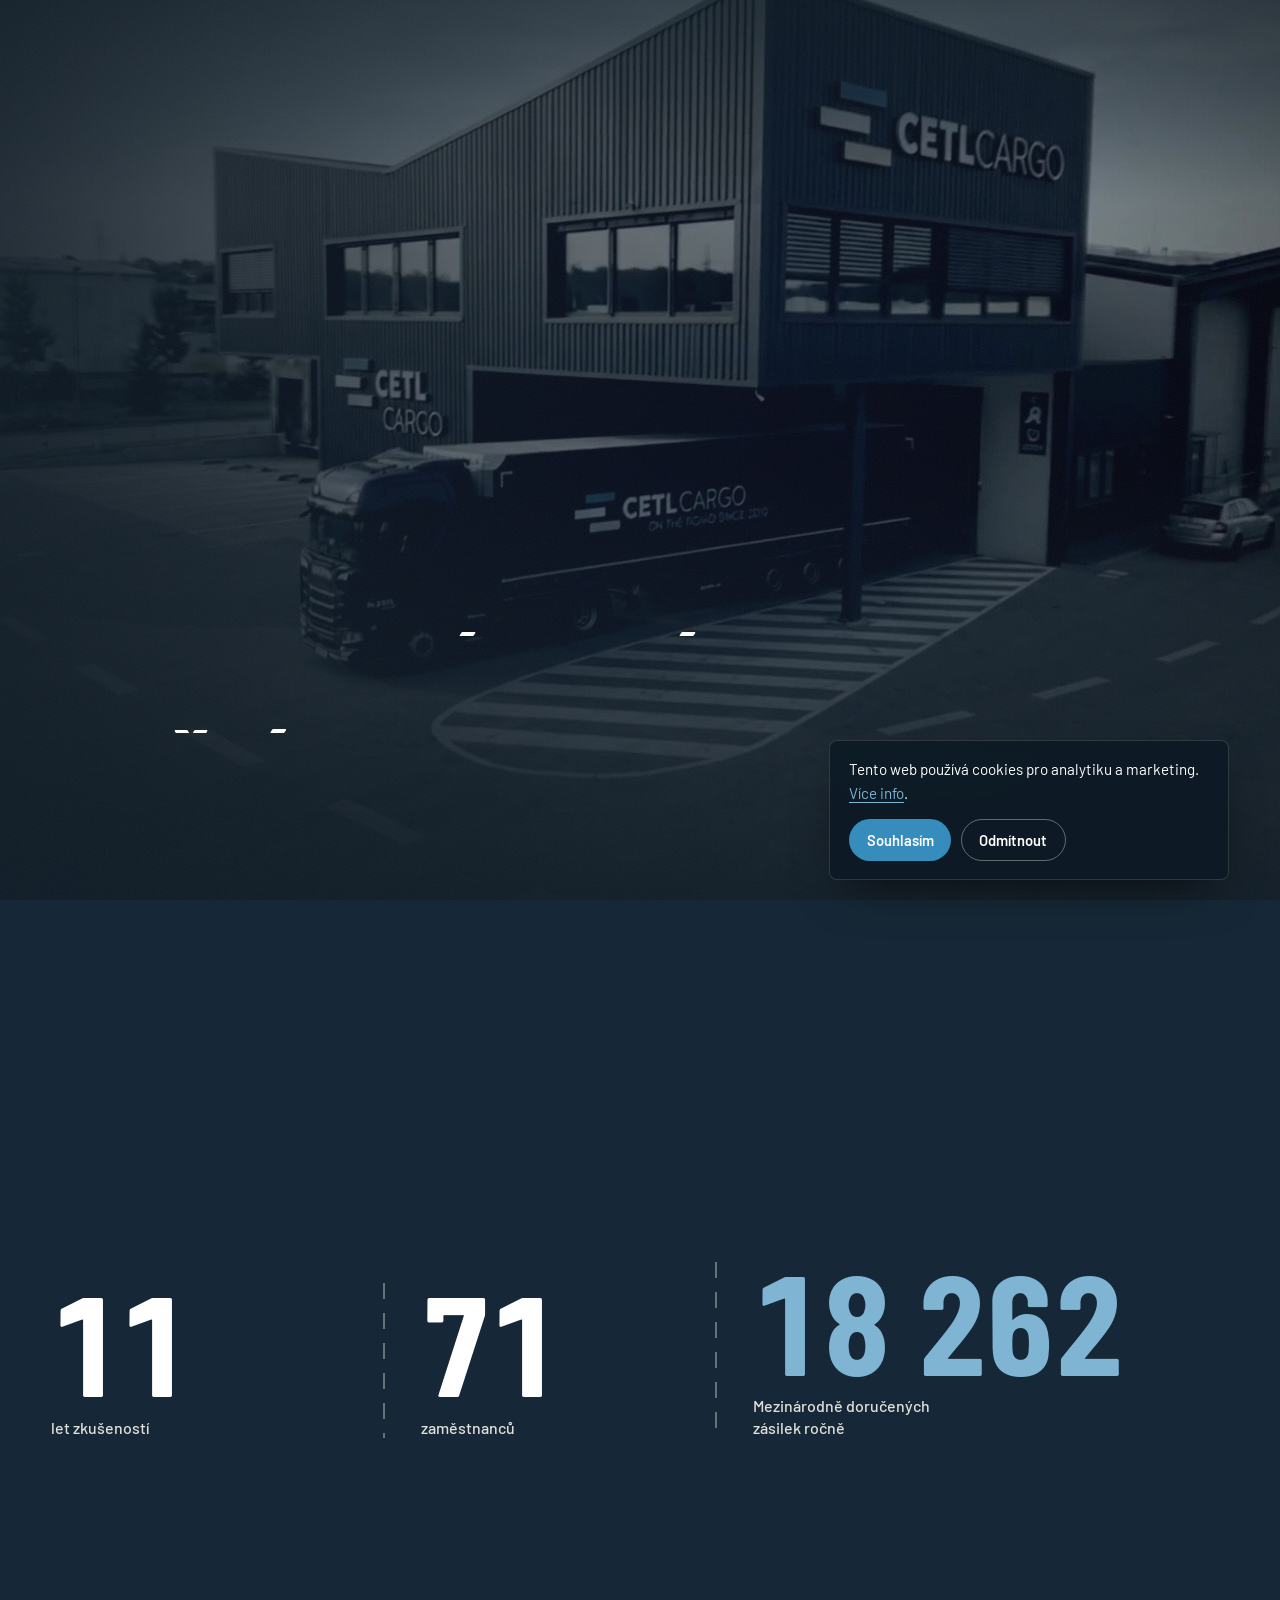
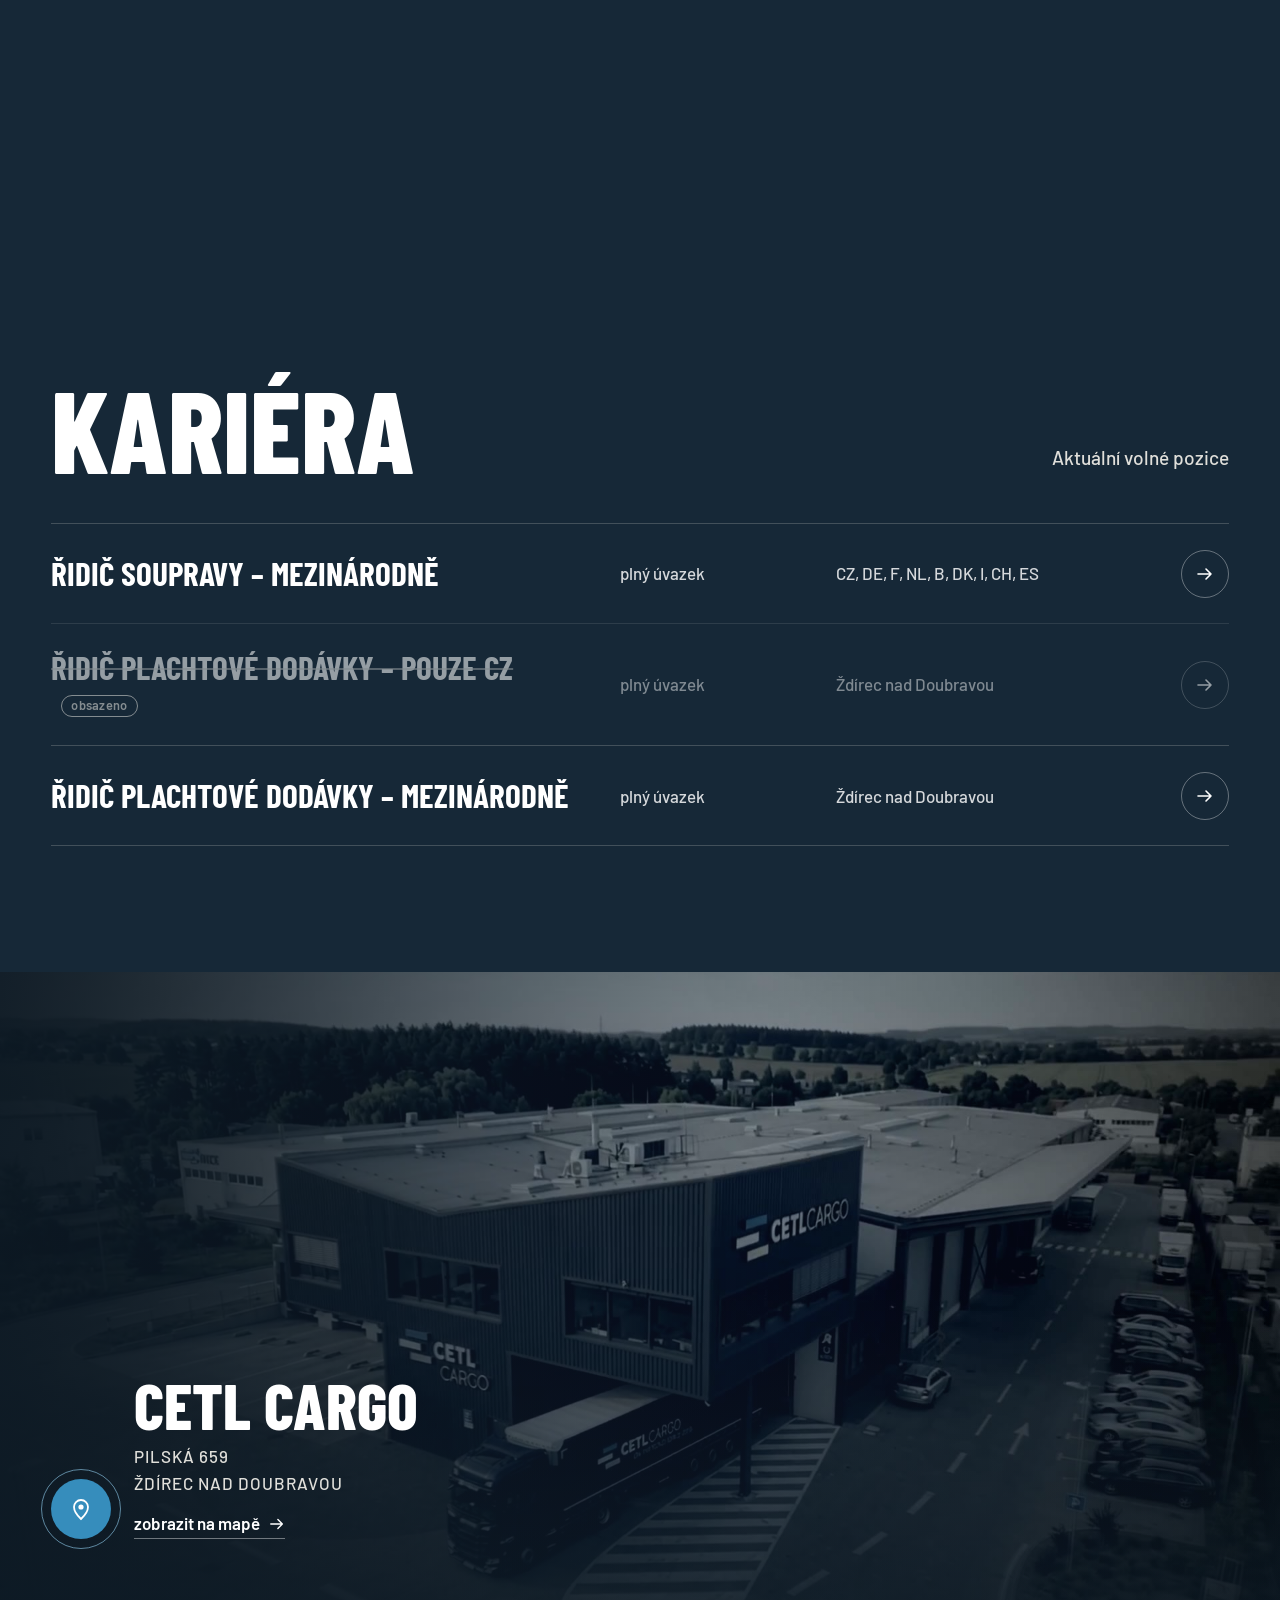
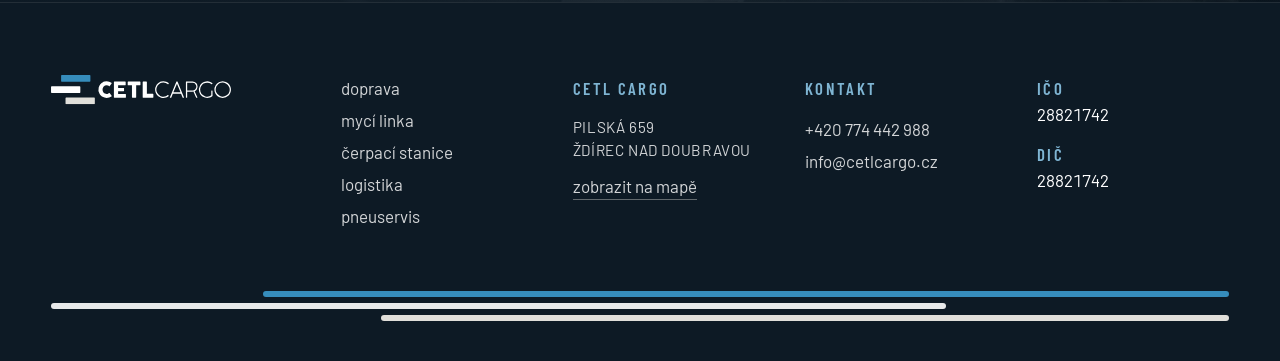
<file: web/index.html>
<!doctype html>
<html lang="cs">
<head>
<meta charset="utf-8">
<meta name="viewport" content="width=device-width, initial-scale=1">
<title>CETL Cargo s.r.o.</title>
<script>document.documentElement.classList.add('js')</script>
<meta name="description" content="CETL Cargo – logistický areál ve Ždírci nad Doubravou.">
<link rel="stylesheet" href="assets/site.css">
</head>
<body>
<svg width="0" height="0" style="position:absolute" aria-hidden="true">
  <symbol id="logo" viewBox="0 0 507.36 82.34">
    <path style="fill:var(--lw,#162837)" d="M170.09,21.76a1.88,1.88,0,0,1,.77.79,1.3,1.3,0,0,1-.09,1.17l-5.18,7.350a1.23,1.23,0,0,1-.72.6,1.39,1.39,0,0,1-.94-.26,11.54,11.54,0,0,0-3.310-1.75,11.78,11.78,0,0,0-3.830-.61,11.130,11.130,0,0,0-8.270,3.55,12.110,12.110,0,0,0-2.390,3.86,13,13,0,0,0-.86,4.72,12.84,12.84,0,0,0,.86,4.71,11.870,11.870,0,0,0,2.390,3.83,11.380,11.380,0,0,0,3.650,2.590,11.2,11.2,0,0,0,4.620.95,11.790,11.790,0,0,0,3.860-.63A12.170,12.170,0,0,0,164,50.87a1.37,1.37,0,0,1,.91-.28,1.28,1.28,0,0,1,.74.55l5.240,7.540a1.22,1.22,0,0,1,.09,1.130,1.940,1.940,0,0,1-.76.77,24.540,24.540,0,0,1-6.210,3,23.4,23.4,0,0,1-18.830-2.130,23.370,23.370,0,0,1-4.730-3.660,23.930,23.930,0,0,1-3.670-4.720A23.730,23.730,0,0,1,134.42,35a24,24,0,0,1,2.360-5.610,23.610,23.610,0,0,1,3.670-4.760A23.070,23.070,0,0,1,145.18,21a24.510,24.510,0,0,1,5.590-2.360A23.750,23.750,0,0,1,164,18.8,23.660,23.660,0,0,1,170.09,21.76Z"/>
    <path style="fill:var(--lw,#162837)" d="M177.33,19.86a1.43,1.43,0,0,1,.35-1,1.25,1.25,0,0,1,1-.38h30.4a1.35,1.35,0,0,1,1,.39,1.5,1.5,0,0,1,.37,1.07v7.58a1.54,1.54,0,0,1-.37,1A1.26,1.26,0,0,1,209,29H189.18v7.6h15.33a1.65,1.65,0,0,1,1,.27,1,1,0,0,1,.38.92v6.62a1.29,1.29,0,0,1-.33.83,1.24,1.24,0,0,1-1,.4H189.18v7.84h20.6a1.23,1.23,0,0,1,1.38,1.41v7.7a.8.8,0,0,1-.25.55c-.08.57-.5.85-1.26.85h-31a1.46,1.46,0,0,1-1-.32,1.27,1.27,0,0,1-.36-1Z"/>
    <path style="fill:var(--lw,#162837)" d="M216.21,19.79a1.27,1.27,0,0,1,.41-1,1.52,1.52,0,0,1,1-.36h33a1.55,1.55,0,0,1,1,.33,1.36,1.36,0,0,1,.49,1V27.4a1.66,1.66,0,0,1-.38,1.05,1.28,1.28,0,0,1-1.09.51H240.05V62.51a1.45,1.45,0,0,1-.4,1,1.33,1.33,0,0,1-1,.44h-9a1.47,1.47,0,0,1-1-.41,1.36,1.36,0,0,1-.46-1V29H217.65a1.46,1.46,0,0,1-1-.4,1.55,1.55,0,0,1-.41-1.16Z"/>
    <path style="fill:var(--lw,#162837)" d="M258.44,19.76a1.39,1.39,0,0,1,.36-1,1.35,1.35,0,0,1,1-.39h9.07a1.47,1.47,0,0,1,.95.36,1.36,1.36,0,0,1,.46,1V53.1h16.85a1.38,1.38,0,0,1,1,.37,1.3,1.3,0,0,1,.4,1v8.06a1.47,1.47,0,0,1-.35,1,1.3,1.3,0,0,1-1,.46H259.79a1.19,1.19,0,0,1-1.350-1.350Z"/>
    <path style="fill:var(--lm,#162837)" d="M82.65,48.78a1.82,1.82,0,0,1-1.82,1.82h-79A1.81,1.81,0,0,1,0,48.78V33.55a1.81,1.81,0,0,1,1.81-1.81h79a1.82,1.82,0,0,1,1.82,1.81Z"/>
    <path style="fill:#368dbc" d="M30.21,0h79A1.81,1.81,0,0,1,111,1.81V17a1.82,1.82,0,0,1-1.82,1.82h-79A1.82,1.82,0,0,1,28.39,17V1.82A1.82,1.82,0,0,1,30.21,0Z"/>
    <path style="fill:#e0dfda" d="M42.7,63.48h79a1.82,1.82,0,0,1,1.82,1.82V80.52a1.82,1.82,0,0,1-1.82,1.82h-79a1.81,1.81,0,0,1-1.81-1.81V65.29A1.82,1.82,0,0,1,42.7,63.48Z"/>
    <path style="fill:var(--lw,#162837)" d="M331.35,22.8a1.18,1.18,0,0,1,.65.95,1,1,0,0,1-.25.64l-.82,1a3,3,0,0,1-.42.4.71.71,0,0,1-.44.15,2.33,2.33,0,0,1-1.23-.55,23.37,23.37,0,0,0-5.62-3A17.86,17.86,0,0,0,317,21.33a19.54,19.54,0,0,0-5.39.73,19.79,19.79,0,0,0-4.8,2.07,20.33,20.33,0,0,0-9.11,11.92,18.51,18.51,0,0,0-.71,5.09,18,18,0,0,0,.75,5.16,20.49,20.49,0,0,0,2.09,4.76A21.48,21.48,0,0,0,303,55.14a21.93,21.93,0,0,0,4,3.2,19.72,19.72,0,0,0,4.63,2.1,17.12,17.12,0,0,0,5,.75,18.23,18.23,0,0,0,3.23-.3,21.36,21.36,0,0,0,3.29-.89,22,22,0,0,0,3.18-1.43,17.75,17.75,0,0,0,2.83-1.91,1.24,1.24,0,0,1,.77-.28,1.38,1.38,0,0,1,1.13.77l.46.74a1.5,1.5,0,0,1,.21.76,1.35,1.35,0,0,1-.61,1.13,23.41,23.41,0,0,1-6.62,3.57,23.7,23.7,0,0,1-13.9.45,22.770,22.770,0,0,1-5.57-2.36,24,24,0,0,1-4.74-3.66A22.8,22.8,0,0,1,296.71,53a24.19,24.19,0,0,1-2.36-5.63,23.05,23.05,0,0,1-.84-6.25A23.12,23.12,0,0,1,296.7,29.4a23.59,23.59,0,0,1,3.66-4.72A22.83,22.83,0,0,1,305.11,21a24.55,24.55,0,0,1,5.62-2.36,23.51,23.51,0,0,1,13.91.45A22.58,22.58,0,0,1,331.35,22.8Z"/>
    <path style="fill:var(--lw,#162837)" d="M335.22,62.85c.14-.47.29-.9.44-1.3s.3-.76.45-1.09l17.22-41.25a2.68,2.68,0,0,1,.37-.61.81.81,0,0,1,.7-.28h1.26a.86.86,0,0,1,.73.28c.14.18.28.37.4.55l18,43.33a1.22,1.22,0,0,1,.06.29,3.070,3.070,0,0,1,0,.32c0,.49-.33.78-1,.86h-1.62l-.13,0H372a1.14,1.14,0,0,1-1.1-.85l-4.29-10.42H343.4l-2.28,5.6q-1.1,2.67-2,4.88a1.12,1.12,0,0,1-1.07.76.94.94,0,0,1-.28,0h-1.62c-.66-.06-1-.33-1-.79V63A.32.32,0,0,1,335.22,62.85Zm9.77-14h20.07l-10-24.49Z"/>
    <path style="fill:var(--lw,#162837)" d="M399.1,18.41a14.27,14.27,0,0,1,10.06,4.25,14.44,14.44,0,0,1,3,4.53,14.28,14.28,0,0,1-1.24,13.38,14.67,14.67,0,0,1-2.66,3,13.91,13.91,0,0,1-3.42,2.16l7.690,16.85a1.68,1.68,0,0,1,.15.55,1.41,1.41,0,0,1-.06.47c0,.1-.15.17-.33.22a3.42,3.42,0,0,1-.86.1h-1.66a.81.81,0,0,1-.79-.58l-7.54-16.7a10.790,10.790,0,0,1-1.24.23,12.320,12.320,0,0,1-1.43.07H383.87V62.85a1,1,0,0,1-1.11,1.1h-1.31a1,1,0,0,1-1.11-1.1V19.42a2.520,2.520,0,0,1,.4-.78.94.94,0,0,1,.71-.23Zm-1.78,25.07h.49c.8,0,1.58,0,2.36-.06a8,8,0,0,0,2.3-.46,11.42,11.42,0,0,0,2.94-1.53,10.38,10.38,0,0,0,2.31-2.32,10.74,10.74,0,0,0,1.51-3,11.06,11.06,0,0,0,.53-3.41,10.89,10.89,0,0,0-3.11-7.64,10.86,10.86,0,0,0-3.42-2.33,10.24,10.24,0,0,0-4.22-.86H383.87V43.48Z"/>
    <path style="fill:var(--lw,#162837)" d="M440.27,21.51a19.31,19.31,0,0,0-5.35.73,21.09,21.09,0,0,0-4.76,2,19.76,19.76,0,0,0-4,3.13,19.37,19.37,0,0,0-3.06,4,20.87,20.87,0,0,0-1.94,4.7,19.53,19.53,0,0,0,0,10.4,20,20,0,0,0,2,4.72,19.64,19.64,0,0,0,3.09,4A20.24,20.24,0,0,0,435,60.34a19.08,19.08,0,0,0,5.2.7A18.58,18.58,0,0,0,446.71,60a19.61,19.61,0,0,0,5.1-2.68V45a1,1,0,0,1,1.12-1.13h1.27a1.18,1.18,0,0,1,.83.29,1.1,1.1,0,0,1,.3.84V58.59a1,1,0,0,1-.2.6,2.71,2.71,0,0,1-.57.53,28.23,28.23,0,0,1-6.64,3.49,22.16,22.16,0,0,1-7.72,1.32,22.89,22.89,0,0,1-11.75-3.17,23.67,23.67,0,0,1-4.71-3.63,22.92,22.92,0,0,1-3.62-4.7,23.74,23.74,0,0,1-2.33-5.58,23.42,23.42,0,0,1,2.34-18,23.73,23.73,0,0,1,3.63-4.72,23.47,23.47,0,0,1,4.7-3.66A23.19,23.19,0,0,1,434,18.74a22.42,22.42,0,0,1,6.2-.85,22.73,22.73,0,0,1,9,1.84c.49.23,1.07.51,1.76.86s1.33.71,2,1.1a13.15,13.15,0,0,1,1.59,1.15c.44.38.66.71.66,1a1,1,0,0,1-.25.64l-.82,1a2.53,2.53,0,0,1-.41.4.69.69,0,0,1-.44.15,2.32,2.32,0,0,1-1.21-.55,22.39,22.39,0,0,0-5.63-3A18.56,18.56,0,0,0,440.27,21.51Z"/>
    <path style="fill:var(--lw,#162837)" d="M460.69,41.24a23.37,23.37,0,0,1,3.17-11.78,23.64,23.64,0,0,1,8.38-8.4,24.63,24.63,0,0,1,5.58-2.36,23.3,23.3,0,0,1,12.4,0,24,24,0,0,1,5.57,2.36,23.54,23.54,0,0,1,4.72,3.65,23,23,0,0,1,3.65,4.74,23.79,23.79,0,0,1,2.36,5.6,23,23,0,0,1,.84,6.22,22.74,22.74,0,0,1-.84,6.2A23.85,23.85,0,0,1,504.16,53a23.06,23.06,0,0,1-3.65,4.7,23.18,23.18,0,0,1-16.5,6.8,23.18,23.18,0,0,1-6.2-.82,23.44,23.44,0,0,1-5.58-2.35,23.14,23.14,0,0,1-4.72-3.64,23.11,23.11,0,0,1-6-10.29A23,23,0,0,1,460.69,41.24Zm3.59,0a19.25,19.25,0,0,0,1.54,7.7A19.83,19.83,0,0,0,476.33,59.4a19.85,19.85,0,0,0,12.95.84,19.76,19.76,0,0,0,8.7-5.07,19.27,19.27,0,0,0,3.1-4,19.74,19.74,0,0,0,2-4.72,19.52,19.52,0,0,0,.71-5.26,18.85,18.85,0,0,0-1.57-7.66A20,20,0,0,0,491.7,23,19,19,0,0,0,484,21.48a19.39,19.39,0,0,0-5.25.7,20.31,20.31,0,0,0-4.74,2,19.39,19.39,0,0,0-4,3.1,20.6,20.6,0,0,0-3.08,4A19.57,19.57,0,0,0,465,36,19.33,19.33,0,0,0,464.28,41.21Z"/>
  </symbol>
</svg>

<div class="bg" aria-hidden="true">
  <video class="v-areal" src="video/cetl-areal.mp4" poster="video/cetl-areal.jpg" muted loop playsinline autoplay preload="auto"></video>
  <video class="v-noc" src="video/cetl-noc.mp4" poster="video/cetl-noc.jpg" muted loop playsinline autoplay preload="auto"></video>
  <div class="tint"></div>
  <div class="shade"></div>
  <div class="grain"></div>
</div>
<div class="loader" aria-hidden="true">
  <div class="slat"></div><div class="slat"></div><div class="slat"></div>
  <div class="mark"><i></i><i></i><i></i></div>
</div>
<div class="curtain" aria-hidden="true"><i></i><i></i><i></i></div>

<header class="top">
  <a class="brand" href="index.html" aria-label="CETL Cargo – úvod">
    <svg viewBox="0 0 507.36 82.34" style="--lw:#fff;--lm:#fff" aria-hidden="true"><use href="#logo"/></svg>
  </a>
  <nav class="nav" aria-label="Hlavní navigace">
    <ul>
      <li><a href="doprava.html">doprava</a>
        <ul class="sub"><li><a href="doprava.html#dispecink">dispečink kontakty</a></li><li><a href="doprava.html#onas">o nás</a></li><li><a href="doprava.html#park">vozový park</a></li><li><a href="doprava.html#kestazeni">ke stažení</a></li></ul></li>
      <li><a href="myci-linka.html">mycí linka</a>
        <ul class="sub"><li><a href="myci-linka.html#rezervace">rezervační formulář</a></li><li><a href="myci-linka.html#zakaznici">kontakt</a></li></ul></li>
      <li><a href="cerpaci-stanice.html">čerpací stanice</a>
        <ul class="sub"><li><a href="cerpaci-stanice.html#ceny">aktuální ceny</a></li><li><a href="cerpaci-stanice.html#kontakt">kontakt</a></li></ul></li>
      <li><a href="logistika.html">skladové prostory</a>
        <ul class="sub"><li><a href="logistika.html#sklady">skladování</a></li><li><a href="logistika.html#manipulace">manipulace materiálem</a></li><li><a href="logistika.html#logistika">výrobní prostory</a></li><li><a href="logistika.html#parkoviste">hlídané parkoviště</a></li></ul></li>
      <li><a href="pneuservis.html">pneuservis</a>
        <ul class="sub"><li><a href="pneuservis.html#cenik">ceník</a></li></ul></li>
      <li><a href="kariera.html">kariéra</a></li>
      <li><a href="kontakt.html">kontakt</a></li>
    </ul>
  </nav>
  <button class="burger" aria-expanded="false" aria-controls="mnav" aria-label="Menu"><i></i><i></i></button>
</header>

<nav class="mnav" id="mnav" aria-label="Menu">
  <ul>
    <li><a href="doprava.html">doprava</a><div class="msub"><a href="doprava.html#dispecink">dispečink kontakty</a><a href="doprava.html#onas">o nás</a><a href="doprava.html#park">vozový park</a><a href="doprava.html#kestazeni">ke stažení</a></div></li>
    <li><a href="myci-linka.html">mycí linka</a><div class="msub"><a href="myci-linka.html#rezervace">rezervační formulář</a><a href="myci-linka.html#zakaznici">kontakt</a></div></li>
    <li><a href="cerpaci-stanice.html">čerpací stanice</a><div class="msub"><a href="cerpaci-stanice.html#ceny">aktuální ceny</a><a href="cerpaci-stanice.html#kontakt">kontakt</a></div></li>
    <li><a href="logistika.html">skladové prostory</a><div class="msub"><a href="logistika.html#sklady">skladování</a><a href="logistika.html#manipulace">manipulace materiálem</a><a href="logistika.html#logistika">výrobní prostory</a><a href="logistika.html#parkoviste">hlídané parkoviště</a></div></li>
    <li><a href="pneuservis.html">pneuservis</a><div class="msub"><a href="pneuservis.html#cenik">ceník</a></div></li>
    <li><a href="kariera.html">kariéra</a></li>
    <li><a href="kontakt.html">kontakt</a></li>
  </ul>
</nav>

<main>
  <section class="hero" aria-labelledby="h1">
    <div class="hero-inner">
      <p class="kicker"><span class="bars" aria-hidden="true"><b></b><b></b><b></b></span>cetl cargo</p>
      <h1 id="h1"><span class="line"><span>Logistický areál</span></span><span class="line"><span>ve Ždírci nad Doubravou</span></span></h1>
      <div class="hero-foot">
        <ul class="tags">
          <li><a href="doprava.html">doprava</a></li>
          <li><a href="myci-linka.html">automyčka</a></li>
          <li><a href="cerpaci-stanice.html">čerpací stanice</a></li>
          <li><a href="logistika.html">logistika</a></li>
          <li><a href="pneuservis.html">pneuservis</a></li>
        </ul>
        <button class="play" type="button" data-film aria-haspopup="dialog">
          <span class="disc"><svg viewBox="0 0 16 16" aria-hidden="true"><path d="M3 1.5v13l11-6.5z" fill="currentColor"/></svg></span>
          <span>Přehrát intro</span>
        </button>
      </div>
    </div>
  </section>

  <section class="stats" aria-label="CETL Cargo v číslech">
    <div class="stats-row">
      <div class="stat"><span class="num" data-count="13">13</span><span class="cap">let zkušeností</span></div>
      <div class="stat"><span class="num" data-count="90">90</span><span class="cap">zaměstnanců</span></div>
      <div class="stat"><span class="num" data-count="23000">23&nbsp;000</span><span class="cap">Mezinárodně doručených zásilek ročně</span></div>
    </div>
  </section>

  <section class="careers" id="kariera" data-night aria-labelledby="h2">
    <div class="sec-head">
      <h2 id="h2" class="h2-xl">Kariéra</h2>
      <p class="lead">Aktuální volné pozice</p>
    </div>
    <ul class="jobs">
      <li><a class="job" href="pozice-ridic-soupravy-mezinarodne.html">
        <span class="job-title">Řidič soupravy – mezinárodně</span>
        <span class="job-type">plný úvazek</span>
        <span class="job-where">CZ, DE, F, NL, B, DK, I, CH, ES</span>
        <span class="job-go" aria-hidden="true"><svg viewBox="0 0 18 18" aria-hidden="true"><path d="M2 9h13M10 4l5 5-5 5" fill="none" stroke="currentColor" stroke-width="1.6" stroke-linecap="round" stroke-linejoin="round"/></svg></span>
      </a></li>
      <li><a class="job taken" href="pozice-ridic-plachtove-dodavky-pouze-cz.html">
        <span class="job-title">Řidič plachtové dodávky – pouze CZ <span class="badge">obsazeno</span></span>
        <span class="job-type">plný úvazek</span>
        <span class="job-where">Ždírec nad Doubravou</span>
        <span class="job-go" aria-hidden="true"><svg viewBox="0 0 18 18" aria-hidden="true"><path d="M2 9h13M10 4l5 5-5 5" fill="none" stroke="currentColor" stroke-width="1.6" stroke-linecap="round" stroke-linejoin="round"/></svg></span>
      </a></li>
      <li><a class="job" href="pozice-ridic.html">
        <span class="job-title">Řidič plachtové dodávky – mezinárodně</span>
        <span class="job-type">plný úvazek</span>
        <span class="job-where">Ždírec nad Doubravou</span>
        <span class="job-go" aria-hidden="true"><svg viewBox="0 0 18 18" aria-hidden="true"><path d="M2 9h13M10 4l5 5-5 5" fill="none" stroke="currentColor" stroke-width="1.6" stroke-linecap="round" stroke-linejoin="round"/></svg></span>
      </a></li>
    </ul>
  </section>
<dialog class="film" id="film" aria-label="Intro">
  <video src="video/cetl-intro.mp4" preload="none" playsinline controls></video>
  <button class="close" type="button" data-close>
    <svg width="14" height="14" viewBox="0 0 14 14" aria-hidden="true"><path d="M1 1l12 12M13 1L1 13" stroke="currentColor" stroke-width="1.6" stroke-linecap="round"/></svg>
    Zavřít
  </button>
</dialog>
</main>

<a class="locband" href="https://goo.gl/maps/3A5HwyNQzuy6ZbdF9" target="_blank" rel="noopener">
  <img src="img/mapa-areal.jpg" alt="" loading="lazy">
  <div class="loc-inner">
    <span class="pin" aria-hidden="true"><svg viewBox="0 0 24 24"><path d="M12 22s7-6.6 7-12a7 7 0 1 0-14 0c0 5.4 7 12 7 12z" fill="none" stroke="#fff" stroke-width="1.8"/><circle cx="12" cy="10" r="2.6" fill="#fff"/></svg></span>
    <div>
      <p class="loc-name">Cetl Cargo</p>
      <p class="loc-addr">pilská 659<br>Ždírec nad Doubravou</p>
      <span class="loc-cta">zobrazit na mapě <svg width="16" height="16" viewBox="0 0 18 18" aria-hidden="true"><path d="M2 9h13M10 4l5 5-5 5" fill="none" stroke="currentColor" stroke-width="1.6" stroke-linecap="round" stroke-linejoin="round"/></svg></span>
    </div>
  </div>
</a>

<footer class="foot">
  <div class="foot-grid">
    <div>
      <a class="brand" href="index.html" aria-label="CETL Cargo – úvod">
        <svg viewBox="0 0 507.36 82.34" style="--lw:#fff;--lm:#fff" aria-hidden="true"><use href="#logo"/></svg>
      </a>
    </div>
    <div>
      <ul>
        <li><a href="doprava.html">doprava</a></li>
        <li><a href="myci-linka.html">mycí linka</a></li>
        <li><a href="cerpaci-stanice.html">čerpací stanice</a></li>
        <li><a href="logistika.html">logistika</a></li>
        <li><a href="pneuservis.html">pneuservis</a></li>
      </ul>
    </div>
    <div>
      <h3>Cetl Cargo</h3>
      <p class="addr">pilská 659<br>Ždírec nad Doubravou</p>
      <a class="maplink" href="https://goo.gl/maps/9M49HyW6oiEzfwva7" target="_blank" rel="noopener">zobrazit na mapě</a>
    </div>
    <div>
      <h3>kontakt</h3>
      <ul>
        <li><a href="tel:+420774442988">+420 774 442 988</a></li>
        <li><a href="mailto:info@cetlcargo.cz">info@cetlcargo.cz</a></li>
      </ul>
    </div>
    <div>
      <dl class="ids">
        <dt>ičo</dt><dd>28821742</dd>
        <dt>dič</dt><dd>28821742</dd>
      </dl>
    </div>
  </div>
  <div class="foot-bars" aria-hidden="true"><i></i><i></i><i></i></div>
</footer>

<div class="cookie" role="region" aria-label="Cookies">
  <p>Tento web používá cookies pro analytiku a marketing. <a href="osobni-udaje.html">Více info</a>.</p>
  <div class="row"><button class="ok" type="button">Souhlasím</button><button class="no" type="button">Odmítnout</button></div>
</div>
<script src="assets/site.js"></script>
</body>
</html>
</file>
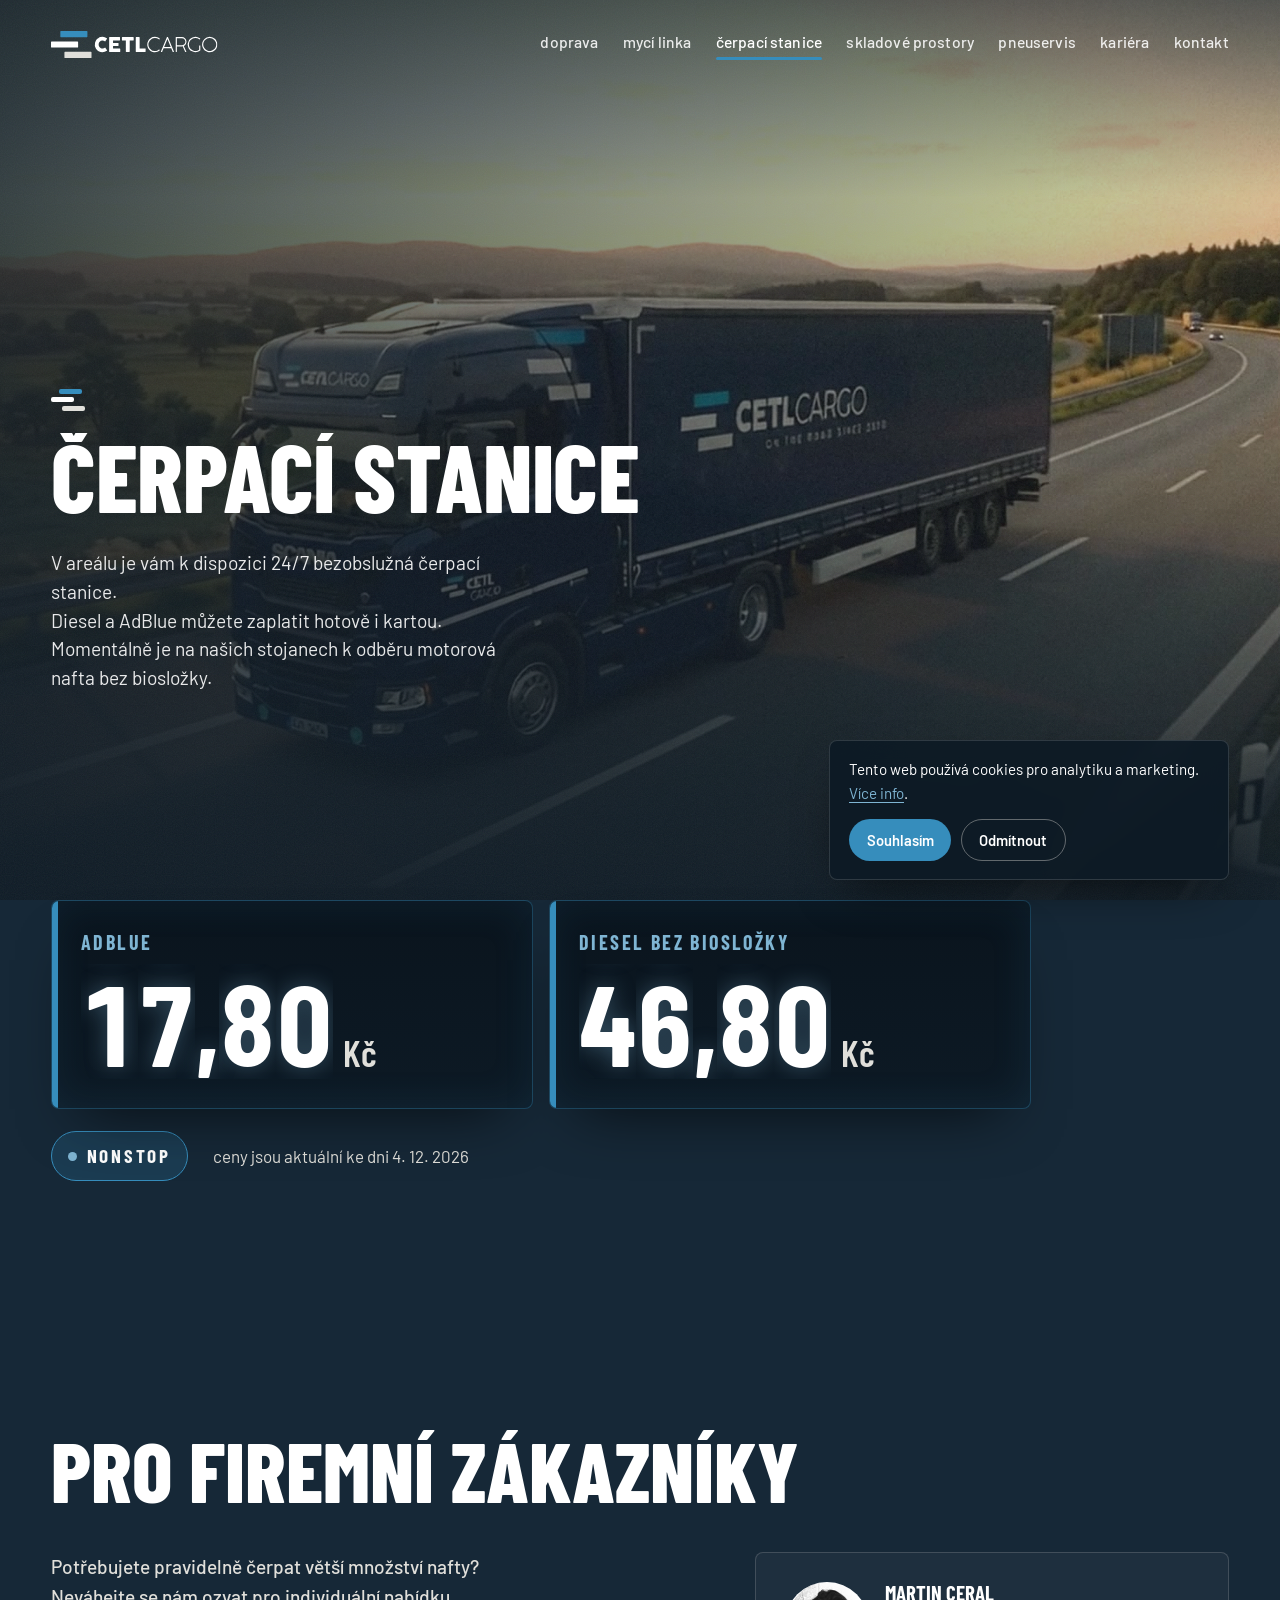
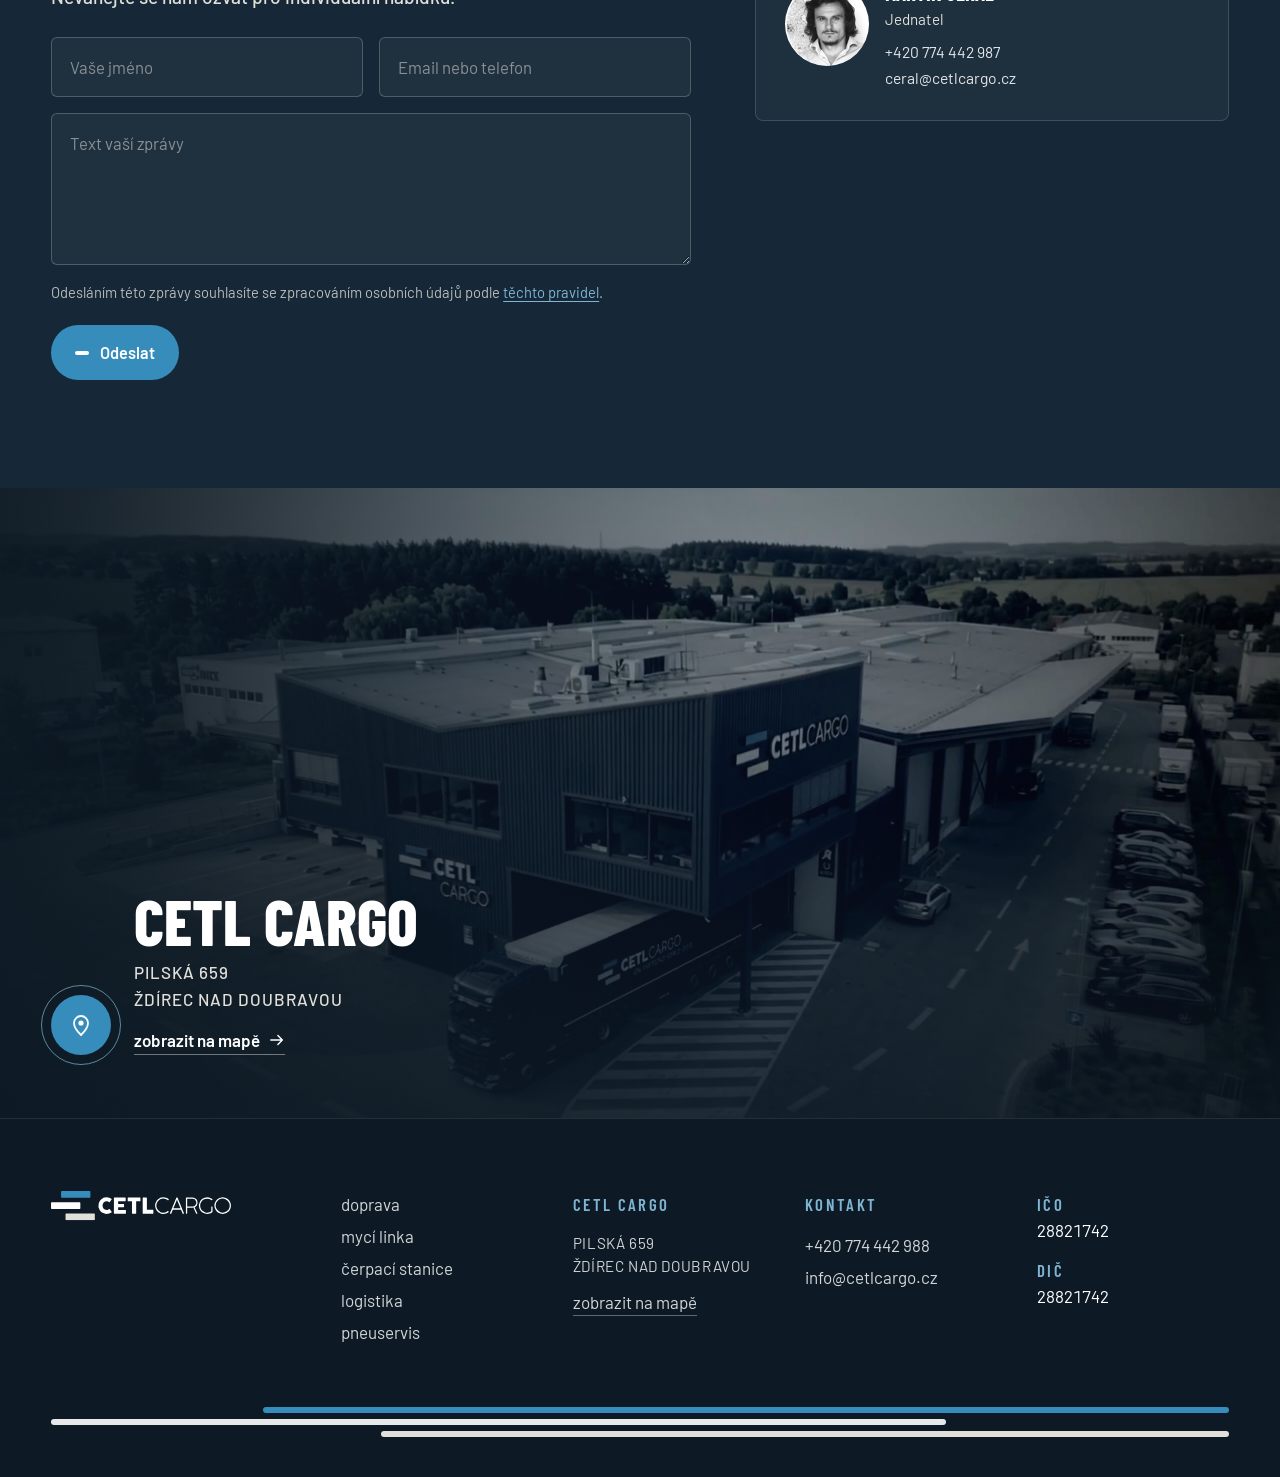
<file: web/cerpaci-stanice.html>
<!doctype html>
<html lang="cs">
<head>
<meta charset="utf-8">
<meta name="viewport" content="width=device-width, initial-scale=1">
<title>Čerpací stanice</title>
<script>document.documentElement.classList.add('js')</script>
<meta name="description" content="CETL Cargo – logistický areál ve Ždírci nad Doubravou.">
<link rel="stylesheet" href="assets/site.css">
</head>
<body>
<svg width="0" height="0" style="position:absolute" aria-hidden="true">
  <symbol id="logo" viewBox="0 0 507.36 82.34">
    <path style="fill:var(--lw,#162837)" d="M170.09,21.76a1.88,1.88,0,0,1,.77.79,1.3,1.3,0,0,1-.09,1.17l-5.18,7.350a1.23,1.23,0,0,1-.72.6,1.39,1.39,0,0,1-.94-.26,11.54,11.54,0,0,0-3.310-1.75,11.78,11.78,0,0,0-3.830-.61,11.130,11.130,0,0,0-8.270,3.55,12.110,12.110,0,0,0-2.390,3.86,13,13,0,0,0-.86,4.72,12.84,12.84,0,0,0,.86,4.71,11.870,11.870,0,0,0,2.390,3.83,11.380,11.380,0,0,0,3.650,2.590,11.2,11.2,0,0,0,4.620.95,11.790,11.790,0,0,0,3.860-.63A12.170,12.170,0,0,0,164,50.87a1.37,1.37,0,0,1,.91-.28,1.28,1.28,0,0,1,.74.55l5.240,7.540a1.22,1.22,0,0,1,.09,1.130,1.940,1.940,0,0,1-.76.77,24.540,24.540,0,0,1-6.210,3,23.4,23.4,0,0,1-18.830-2.130,23.370,23.370,0,0,1-4.730-3.660,23.930,23.930,0,0,1-3.670-4.720A23.730,23.730,0,0,1,134.42,35a24,24,0,0,1,2.360-5.610,23.610,23.610,0,0,1,3.670-4.760A23.070,23.070,0,0,1,145.18,21a24.510,24.510,0,0,1,5.590-2.360A23.750,23.750,0,0,1,164,18.8,23.660,23.660,0,0,1,170.09,21.76Z"/>
    <path style="fill:var(--lw,#162837)" d="M177.33,19.86a1.43,1.43,0,0,1,.35-1,1.25,1.25,0,0,1,1-.38h30.4a1.35,1.35,0,0,1,1,.39,1.5,1.5,0,0,1,.37,1.07v7.58a1.54,1.54,0,0,1-.37,1A1.26,1.26,0,0,1,209,29H189.18v7.6h15.33a1.65,1.65,0,0,1,1,.27,1,1,0,0,1,.38.92v6.62a1.29,1.29,0,0,1-.33.83,1.24,1.24,0,0,1-1,.4H189.18v7.84h20.6a1.23,1.23,0,0,1,1.38,1.41v7.7a.8.8,0,0,1-.25.55c-.08.57-.5.85-1.26.85h-31a1.46,1.46,0,0,1-1-.32,1.27,1.27,0,0,1-.36-1Z"/>
    <path style="fill:var(--lw,#162837)" d="M216.21,19.79a1.27,1.27,0,0,1,.41-1,1.52,1.52,0,0,1,1-.36h33a1.55,1.55,0,0,1,1,.33,1.36,1.36,0,0,1,.49,1V27.4a1.66,1.66,0,0,1-.38,1.05,1.28,1.28,0,0,1-1.09.51H240.05V62.51a1.45,1.45,0,0,1-.4,1,1.33,1.33,0,0,1-1,.44h-9a1.47,1.47,0,0,1-1-.41,1.36,1.36,0,0,1-.46-1V29H217.65a1.46,1.46,0,0,1-1-.4,1.55,1.55,0,0,1-.41-1.16Z"/>
    <path style="fill:var(--lw,#162837)" d="M258.44,19.76a1.39,1.39,0,0,1,.36-1,1.35,1.35,0,0,1,1-.39h9.07a1.47,1.47,0,0,1,.95.36,1.36,1.36,0,0,1,.46,1V53.1h16.85a1.38,1.38,0,0,1,1,.37,1.3,1.3,0,0,1,.4,1v8.06a1.47,1.47,0,0,1-.35,1,1.3,1.3,0,0,1-1,.46H259.79a1.19,1.19,0,0,1-1.350-1.350Z"/>
    <path style="fill:var(--lm,#162837)" d="M82.65,48.78a1.82,1.82,0,0,1-1.82,1.82h-79A1.81,1.81,0,0,1,0,48.78V33.55a1.81,1.81,0,0,1,1.81-1.81h79a1.82,1.82,0,0,1,1.82,1.81Z"/>
    <path style="fill:#368dbc" d="M30.21,0h79A1.81,1.81,0,0,1,111,1.81V17a1.82,1.82,0,0,1-1.82,1.82h-79A1.82,1.82,0,0,1,28.39,17V1.82A1.82,1.82,0,0,1,30.21,0Z"/>
    <path style="fill:#e0dfda" d="M42.7,63.48h79a1.82,1.82,0,0,1,1.82,1.82V80.52a1.82,1.82,0,0,1-1.82,1.82h-79a1.81,1.81,0,0,1-1.81-1.81V65.29A1.82,1.82,0,0,1,42.7,63.48Z"/>
    <path style="fill:var(--lw,#162837)" d="M331.35,22.8a1.18,1.18,0,0,1,.65.95,1,1,0,0,1-.25.64l-.82,1a3,3,0,0,1-.42.4.71.71,0,0,1-.44.15,2.33,2.33,0,0,1-1.23-.55,23.37,23.37,0,0,0-5.62-3A17.86,17.86,0,0,0,317,21.33a19.54,19.54,0,0,0-5.39.73,19.79,19.79,0,0,0-4.8,2.07,20.33,20.33,0,0,0-9.11,11.92,18.51,18.51,0,0,0-.71,5.09,18,18,0,0,0,.75,5.16,20.49,20.49,0,0,0,2.09,4.76A21.48,21.48,0,0,0,303,55.14a21.93,21.93,0,0,0,4,3.2,19.72,19.72,0,0,0,4.63,2.1,17.12,17.12,0,0,0,5,.75,18.23,18.23,0,0,0,3.23-.3,21.36,21.36,0,0,0,3.29-.89,22,22,0,0,0,3.18-1.43,17.75,17.75,0,0,0,2.83-1.91,1.24,1.24,0,0,1,.77-.28,1.38,1.38,0,0,1,1.13.77l.46.74a1.5,1.5,0,0,1,.21.76,1.35,1.35,0,0,1-.61,1.13,23.41,23.41,0,0,1-6.62,3.57,23.7,23.7,0,0,1-13.9.45,22.770,22.770,0,0,1-5.57-2.36,24,24,0,0,1-4.74-3.66A22.8,22.8,0,0,1,296.71,53a24.19,24.19,0,0,1-2.36-5.63,23.05,23.05,0,0,1-.84-6.25A23.12,23.12,0,0,1,296.7,29.4a23.59,23.59,0,0,1,3.66-4.72A22.83,22.83,0,0,1,305.11,21a24.55,24.55,0,0,1,5.62-2.36,23.51,23.51,0,0,1,13.91.45A22.58,22.58,0,0,1,331.35,22.8Z"/>
    <path style="fill:var(--lw,#162837)" d="M335.22,62.85c.14-.47.29-.9.44-1.3s.3-.76.45-1.09l17.22-41.25a2.68,2.68,0,0,1,.37-.61.81.81,0,0,1,.7-.28h1.26a.86.86,0,0,1,.73.28c.14.18.28.37.4.55l18,43.33a1.22,1.22,0,0,1,.06.29,3.070,3.070,0,0,1,0,.32c0,.49-.33.78-1,.86h-1.62l-.13,0H372a1.14,1.14,0,0,1-1.1-.85l-4.29-10.42H343.4l-2.28,5.6q-1.1,2.67-2,4.88a1.12,1.12,0,0,1-1.07.76.94.94,0,0,1-.28,0h-1.62c-.66-.06-1-.33-1-.79V63A.32.32,0,0,1,335.22,62.85Zm9.77-14h20.07l-10-24.49Z"/>
    <path style="fill:var(--lw,#162837)" d="M399.1,18.41a14.27,14.27,0,0,1,10.06,4.25,14.44,14.44,0,0,1,3,4.53,14.28,14.28,0,0,1-1.24,13.38,14.67,14.67,0,0,1-2.66,3,13.91,13.91,0,0,1-3.42,2.16l7.690,16.85a1.68,1.68,0,0,1,.15.55,1.41,1.41,0,0,1-.06.47c0,.1-.15.17-.33.22a3.42,3.42,0,0,1-.86.1h-1.66a.81.81,0,0,1-.79-.58l-7.54-16.7a10.790,10.790,0,0,1-1.24.23,12.320,12.320,0,0,1-1.43.07H383.87V62.85a1,1,0,0,1-1.11,1.1h-1.31a1,1,0,0,1-1.11-1.1V19.42a2.520,2.520,0,0,1,.4-.78.94.94,0,0,1,.71-.23Zm-1.78,25.07h.49c.8,0,1.58,0,2.36-.06a8,8,0,0,0,2.3-.46,11.42,11.42,0,0,0,2.94-1.53,10.38,10.38,0,0,0,2.31-2.32,10.74,10.74,0,0,0,1.51-3,11.06,11.06,0,0,0,.53-3.41,10.89,10.89,0,0,0-3.11-7.64,10.86,10.86,0,0,0-3.42-2.33,10.24,10.24,0,0,0-4.22-.86H383.87V43.48Z"/>
    <path style="fill:var(--lw,#162837)" d="M440.27,21.51a19.31,19.31,0,0,0-5.35.73,21.09,21.09,0,0,0-4.76,2,19.76,19.76,0,0,0-4,3.13,19.37,19.37,0,0,0-3.06,4,20.87,20.87,0,0,0-1.94,4.7,19.53,19.53,0,0,0,0,10.4,20,20,0,0,0,2,4.72,19.64,19.64,0,0,0,3.09,4A20.24,20.24,0,0,0,435,60.34a19.08,19.08,0,0,0,5.2.7A18.58,18.58,0,0,0,446.71,60a19.61,19.61,0,0,0,5.1-2.68V45a1,1,0,0,1,1.12-1.13h1.27a1.18,1.18,0,0,1,.83.29,1.1,1.1,0,0,1,.3.84V58.59a1,1,0,0,1-.2.6,2.71,2.71,0,0,1-.57.53,28.23,28.23,0,0,1-6.64,3.49,22.16,22.16,0,0,1-7.72,1.32,22.89,22.89,0,0,1-11.75-3.17,23.67,23.67,0,0,1-4.71-3.63,22.92,22.92,0,0,1-3.62-4.7,23.74,23.74,0,0,1-2.33-5.58,23.42,23.42,0,0,1,2.34-18,23.73,23.73,0,0,1,3.63-4.72,23.47,23.47,0,0,1,4.7-3.66A23.19,23.19,0,0,1,434,18.74a22.42,22.42,0,0,1,6.2-.85,22.73,22.73,0,0,1,9,1.84c.49.23,1.07.51,1.76.86s1.33.71,2,1.1a13.15,13.15,0,0,1,1.59,1.15c.44.38.66.71.66,1a1,1,0,0,1-.25.64l-.82,1a2.53,2.53,0,0,1-.41.4.69.69,0,0,1-.44.15,2.32,2.32,0,0,1-1.21-.55,22.39,22.39,0,0,0-5.63-3A18.56,18.56,0,0,0,440.27,21.51Z"/>
    <path style="fill:var(--lw,#162837)" d="M460.69,41.24a23.37,23.37,0,0,1,3.17-11.78,23.64,23.64,0,0,1,8.38-8.4,24.63,24.63,0,0,1,5.58-2.36,23.3,23.3,0,0,1,12.4,0,24,24,0,0,1,5.57,2.36,23.54,23.54,0,0,1,4.72,3.65,23,23,0,0,1,3.65,4.74,23.79,23.79,0,0,1,2.36,5.6,23,23,0,0,1,.84,6.22,22.74,22.74,0,0,1-.84,6.2A23.85,23.85,0,0,1,504.16,53a23.06,23.06,0,0,1-3.65,4.7,23.18,23.18,0,0,1-16.5,6.8,23.18,23.18,0,0,1-6.2-.82,23.44,23.44,0,0,1-5.58-2.35,23.14,23.14,0,0,1-4.72-3.64,23.11,23.11,0,0,1-6-10.29A23,23,0,0,1,460.69,41.24Zm3.59,0a19.25,19.25,0,0,0,1.54,7.7A19.83,19.83,0,0,0,476.33,59.4a19.85,19.85,0,0,0,12.95.84,19.76,19.76,0,0,0,8.7-5.07,19.27,19.27,0,0,0,3.1-4,19.74,19.74,0,0,0,2-4.72,19.52,19.52,0,0,0,.71-5.26,18.85,18.85,0,0,0-1.57-7.66A20,20,0,0,0,491.7,23,19,19,0,0,0,484,21.48a19.39,19.39,0,0,0-5.25.7,20.31,20.31,0,0,0-4.74,2,19.39,19.39,0,0,0-4,3.1,20.6,20.6,0,0,0-3.08,4A19.57,19.57,0,0,0,465,36,19.33,19.33,0,0,0,464.28,41.21Z"/>
  </symbol>
</svg>

<div class="bg" aria-hidden="true">
  <img src="img/hero-cerpaci-stanice.jpg" alt="" class="kb">
  <div class="tint"></div>
  <div class="shade"></div>
  <div class="grain"></div>
</div>

<div class="curtain" aria-hidden="true"><i></i><i></i><i></i></div>

<header class="top">
  <a class="brand" href="index.html" aria-label="CETL Cargo – úvod">
    <svg viewBox="0 0 507.36 82.34" style="--lw:#fff;--lm:#fff" aria-hidden="true"><use href="#logo"/></svg>
  </a>
  <nav class="nav" aria-label="Hlavní navigace">
    <ul>
      <li><a href="doprava.html">doprava</a>
        <ul class="sub"><li><a href="doprava.html#dispecink">dispečink kontakty</a></li><li><a href="doprava.html#onas">o nás</a></li><li><a href="doprava.html#park">vozový park</a></li><li><a href="doprava.html#kestazeni">ke stažení</a></li></ul></li>
      <li><a href="myci-linka.html">mycí linka</a>
        <ul class="sub"><li><a href="myci-linka.html#rezervace">rezervační formulář</a></li><li><a href="myci-linka.html#zakaznici">kontakt</a></li></ul></li>
      <li><a href="cerpaci-stanice.html" aria-current="page">čerpací stanice</a>
        <ul class="sub"><li><a href="cerpaci-stanice.html#ceny">aktuální ceny</a></li><li><a href="cerpaci-stanice.html#kontakt">kontakt</a></li></ul></li>
      <li><a href="logistika.html">skladové prostory</a>
        <ul class="sub"><li><a href="logistika.html#sklady">skladování</a></li><li><a href="logistika.html#manipulace">manipulace materiálem</a></li><li><a href="logistika.html#logistika">výrobní prostory</a></li><li><a href="logistika.html#parkoviste">hlídané parkoviště</a></li></ul></li>
      <li><a href="pneuservis.html">pneuservis</a>
        <ul class="sub"><li><a href="pneuservis.html#cenik">ceník</a></li></ul></li>
      <li><a href="kariera.html">kariéra</a></li>
      <li><a href="kontakt.html">kontakt</a></li>
    </ul>
  </nav>
  <button class="burger" aria-expanded="false" aria-controls="mnav" aria-label="Menu"><i></i><i></i></button>
</header>

<nav class="mnav" id="mnav" aria-label="Menu">
  <ul>
    <li><a href="doprava.html">doprava</a><div class="msub"><a href="doprava.html#dispecink">dispečink kontakty</a><a href="doprava.html#onas">o nás</a><a href="doprava.html#park">vozový park</a><a href="doprava.html#kestazeni">ke stažení</a></div></li>
    <li><a href="myci-linka.html">mycí linka</a><div class="msub"><a href="myci-linka.html#rezervace">rezervační formulář</a><a href="myci-linka.html#zakaznici">kontakt</a></div></li>
    <li><a href="cerpaci-stanice.html" aria-current="page">čerpací stanice</a><div class="msub"><a href="cerpaci-stanice.html#ceny">aktuální ceny</a><a href="cerpaci-stanice.html#kontakt">kontakt</a></div></li>
    <li><a href="logistika.html">skladové prostory</a><div class="msub"><a href="logistika.html#sklady">skladování</a><a href="logistika.html#manipulace">manipulace materiálem</a><a href="logistika.html#logistika">výrobní prostory</a><a href="logistika.html#parkoviste">hlídané parkoviště</a></div></li>
    <li><a href="pneuservis.html">pneuservis</a><div class="msub"><a href="pneuservis.html#cenik">ceník</a></div></li>
    <li><a href="kariera.html">kariéra</a></li>
    <li><a href="kontakt.html">kontakt</a></li>
  </ul>
</nav>

<main>
  <section class="sub-hero">
    <div class="hero-inner">
      <p class="kicker"><span class="bars" aria-hidden="true"><b></b><b></b><b></b></span></p>
      <h1><span class="line"><span>čerpací stanice</span></span></h1>
      <p class="sub-lead">V areálu je vám k dispozici 24/7 bezobslužná čerpací stanice.<br>Diesel a AdBlue můžete zaplatit hotově i kartou. Momentálně je na našich stojanech k odběru motorová nafta bez biosložky.</p>
    </div>
  </section>

  <section class="window" id="ceny">
    <div class="pylon">
      <div class="fuel"><p class="fuel-name">adblue</p><p class="fuel-price"><span data-roll="17,80">17,80</span><small>Kč</small></p></div>
      <div class="fuel"><p class="fuel-name">diesel bez biosložky</p><p class="fuel-price"><span data-roll="46,80">46,80</span><small>Kč</small></p></div>
    </div>
    <div class="fuel-meta"><span class="nonstop">nonstop</span><p class="asof">ceny jsou aktuální ke dni <span data-today></span></p></div>
  </section>

  <section class="panel" id="kontakt">
    <div class="sec-head"><h2>pro firemní zákazníky</h2></div>
    <div class="contact-grid">
      <div>
        <p class="lead intro-text">Potřebujete pravidelně čerpat větší množství nafty? Neváhejte se nám ozvat pro individuální nabídku.</p>
        <form class="form" data-mailto="ceral@cetlcargo.cz" data-subject="Čerpací stanice – pro firemní zákazníky" novalidate>
        <div class="row2">
          <label class="field"><span class="sr">Vaše jméno</span><input type="text" name="jmeno" placeholder="Vaše jméno" required autocomplete="name"></label>
          <label class="field"><span class="sr">Email nebo telefon</span><input type="text" name="kontakt" placeholder="Email nebo telefon" required></label>
        </div>
        <label class="field"><span class="sr">Text vaší zprávy</span><textarea name="zprava" placeholder="Text vaší zprávy" required></textarea></label>
        <p class="consent">Odesláním této zprávy souhlasíte se zpracováním osobních údajů podle <a href="osobni-udaje.html">těchto pravidel</a>.</p>
        <p class="form-msg err" role="alert" hidden>Zkontrolujte, zda jsou všechna pole vyplněna.</p>
        <div class="form-actions"><button class="btn" type="submit">Odeslat</button></div>
      </form>
      </div>
      <div><div class="card"><ul><li class="person"><span class="avatar"><img src="img/lide/ceral.jpg" alt="" loading="lazy"></span><div><p class="p-name">Martin Ceral</p><p class="p-role">jednatel</p><div class="p-links"><a href="tel:+420774442987">+420 774 442 987</a><a href="mailto:ceral@cetlcargo.cz">ceral@cetlcargo.cz</a></div></div></li></ul></div></div>
    </div>
  </section>
</main>

<a class="locband" href="https://goo.gl/maps/3A5HwyNQzuy6ZbdF9" target="_blank" rel="noopener">
  <img src="img/mapa-areal.jpg" alt="" loading="lazy">
  <div class="loc-inner">
    <span class="pin" aria-hidden="true"><svg viewBox="0 0 24 24"><path d="M12 22s7-6.6 7-12a7 7 0 1 0-14 0c0 5.4 7 12 7 12z" fill="none" stroke="#fff" stroke-width="1.8"/><circle cx="12" cy="10" r="2.6" fill="#fff"/></svg></span>
    <div>
      <p class="loc-name">Cetl Cargo</p>
      <p class="loc-addr">pilská 659<br>Ždírec nad Doubravou</p>
      <span class="loc-cta">zobrazit na mapě <svg width="16" height="16" viewBox="0 0 18 18" aria-hidden="true"><path d="M2 9h13M10 4l5 5-5 5" fill="none" stroke="currentColor" stroke-width="1.6" stroke-linecap="round" stroke-linejoin="round"/></svg></span>
    </div>
  </div>
</a>

<footer class="foot">
  <div class="foot-grid">
    <div>
      <a class="brand" href="index.html" aria-label="CETL Cargo – úvod">
        <svg viewBox="0 0 507.36 82.34" style="--lw:#fff;--lm:#fff" aria-hidden="true"><use href="#logo"/></svg>
      </a>
    </div>
    <div>
      <ul>
        <li><a href="doprava.html">doprava</a></li>
        <li><a href="myci-linka.html">mycí linka</a></li>
        <li><a href="cerpaci-stanice.html">čerpací stanice</a></li>
        <li><a href="logistika.html">logistika</a></li>
        <li><a href="pneuservis.html">pneuservis</a></li>
      </ul>
    </div>
    <div>
      <h3>Cetl Cargo</h3>
      <p class="addr">pilská 659<br>Ždírec nad Doubravou</p>
      <a class="maplink" href="https://goo.gl/maps/9M49HyW6oiEzfwva7" target="_blank" rel="noopener">zobrazit na mapě</a>
    </div>
    <div>
      <h3>kontakt</h3>
      <ul>
        <li><a href="tel:+420774442988">+420 774 442 988</a></li>
        <li><a href="mailto:info@cetlcargo.cz">info@cetlcargo.cz</a></li>
      </ul>
    </div>
    <div>
      <dl class="ids">
        <dt>ičo</dt><dd>28821742</dd>
        <dt>dič</dt><dd>28821742</dd>
      </dl>
    </div>
  </div>
  <div class="foot-bars" aria-hidden="true"><i></i><i></i><i></i></div>
</footer>

<div class="cookie" role="region" aria-label="Cookies">
  <p>Tento web používá cookies pro analytiku a marketing. <a href="osobni-udaje.html">Více info</a>.</p>
  <div class="row"><button class="ok" type="button">Souhlasím</button><button class="no" type="button">Odmítnout</button></div>
</div>
<script src="assets/site.js"></script>
</body>
</html>
</file>
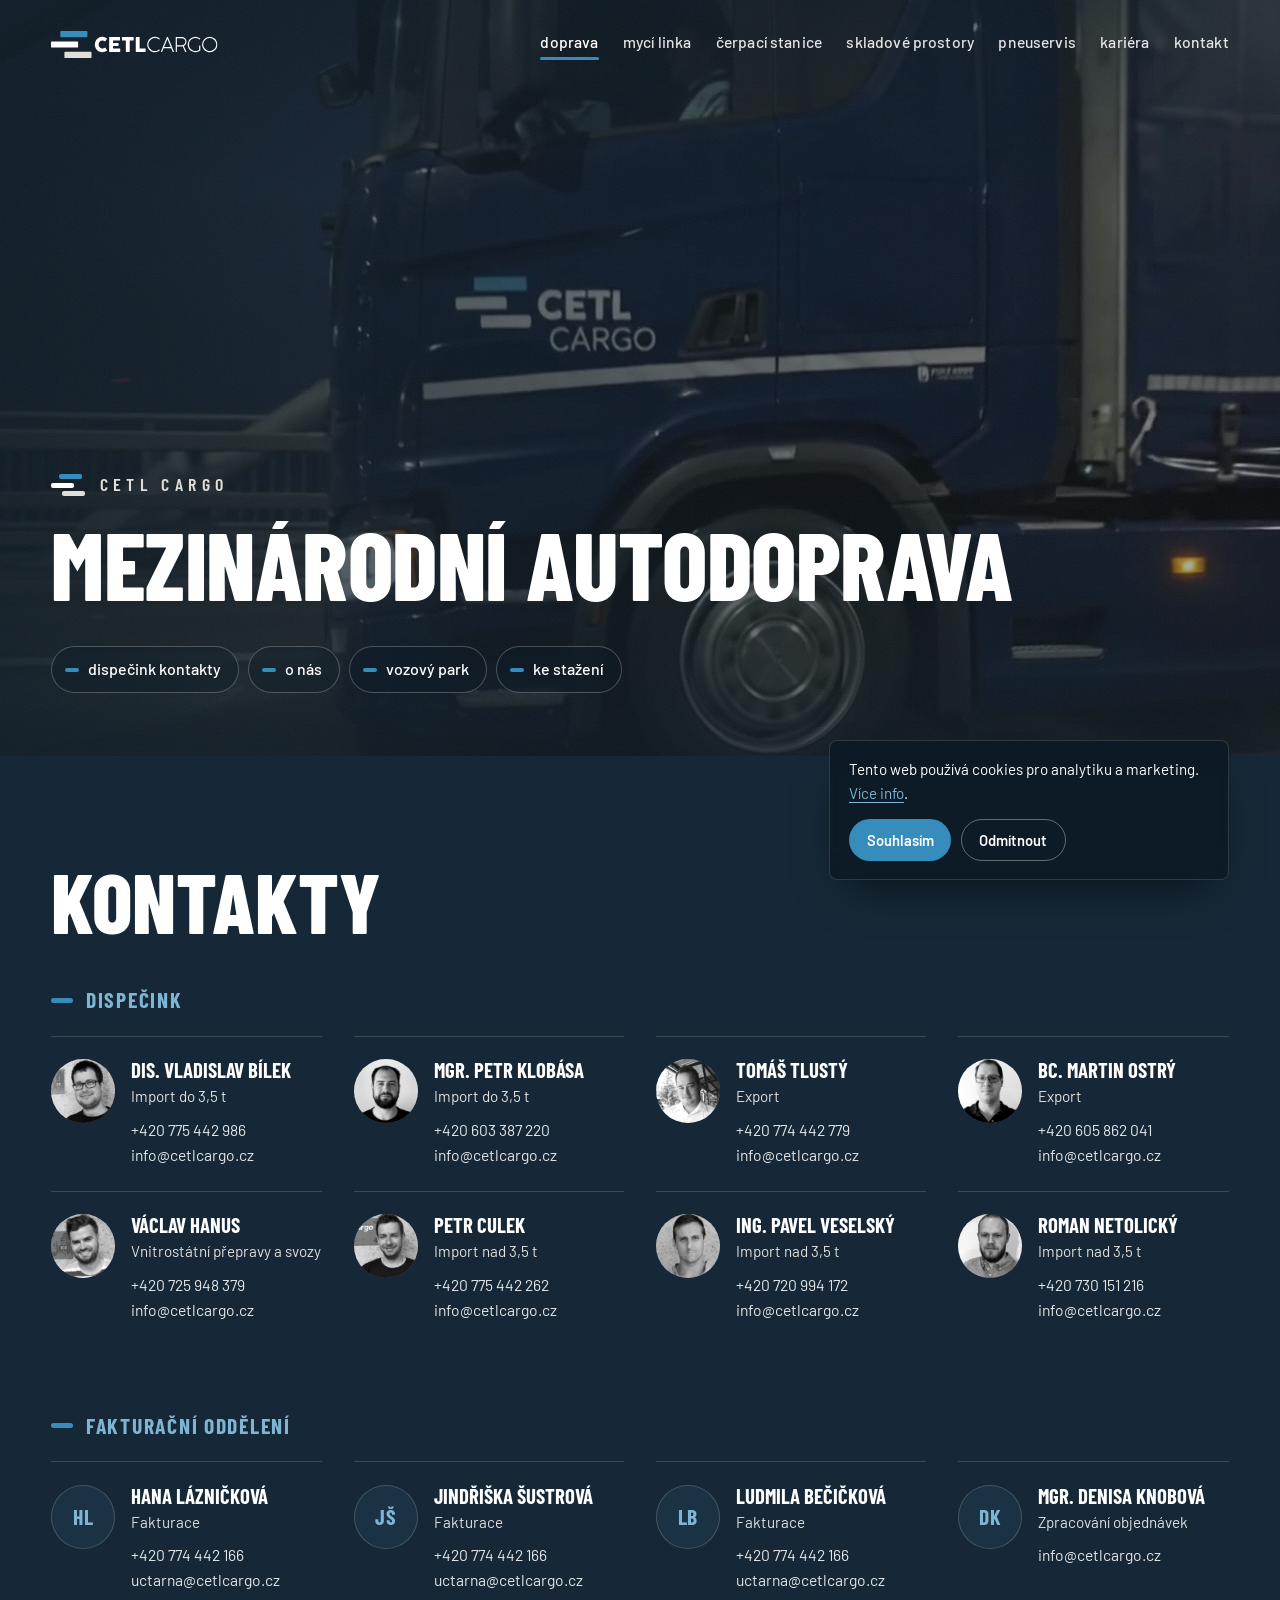
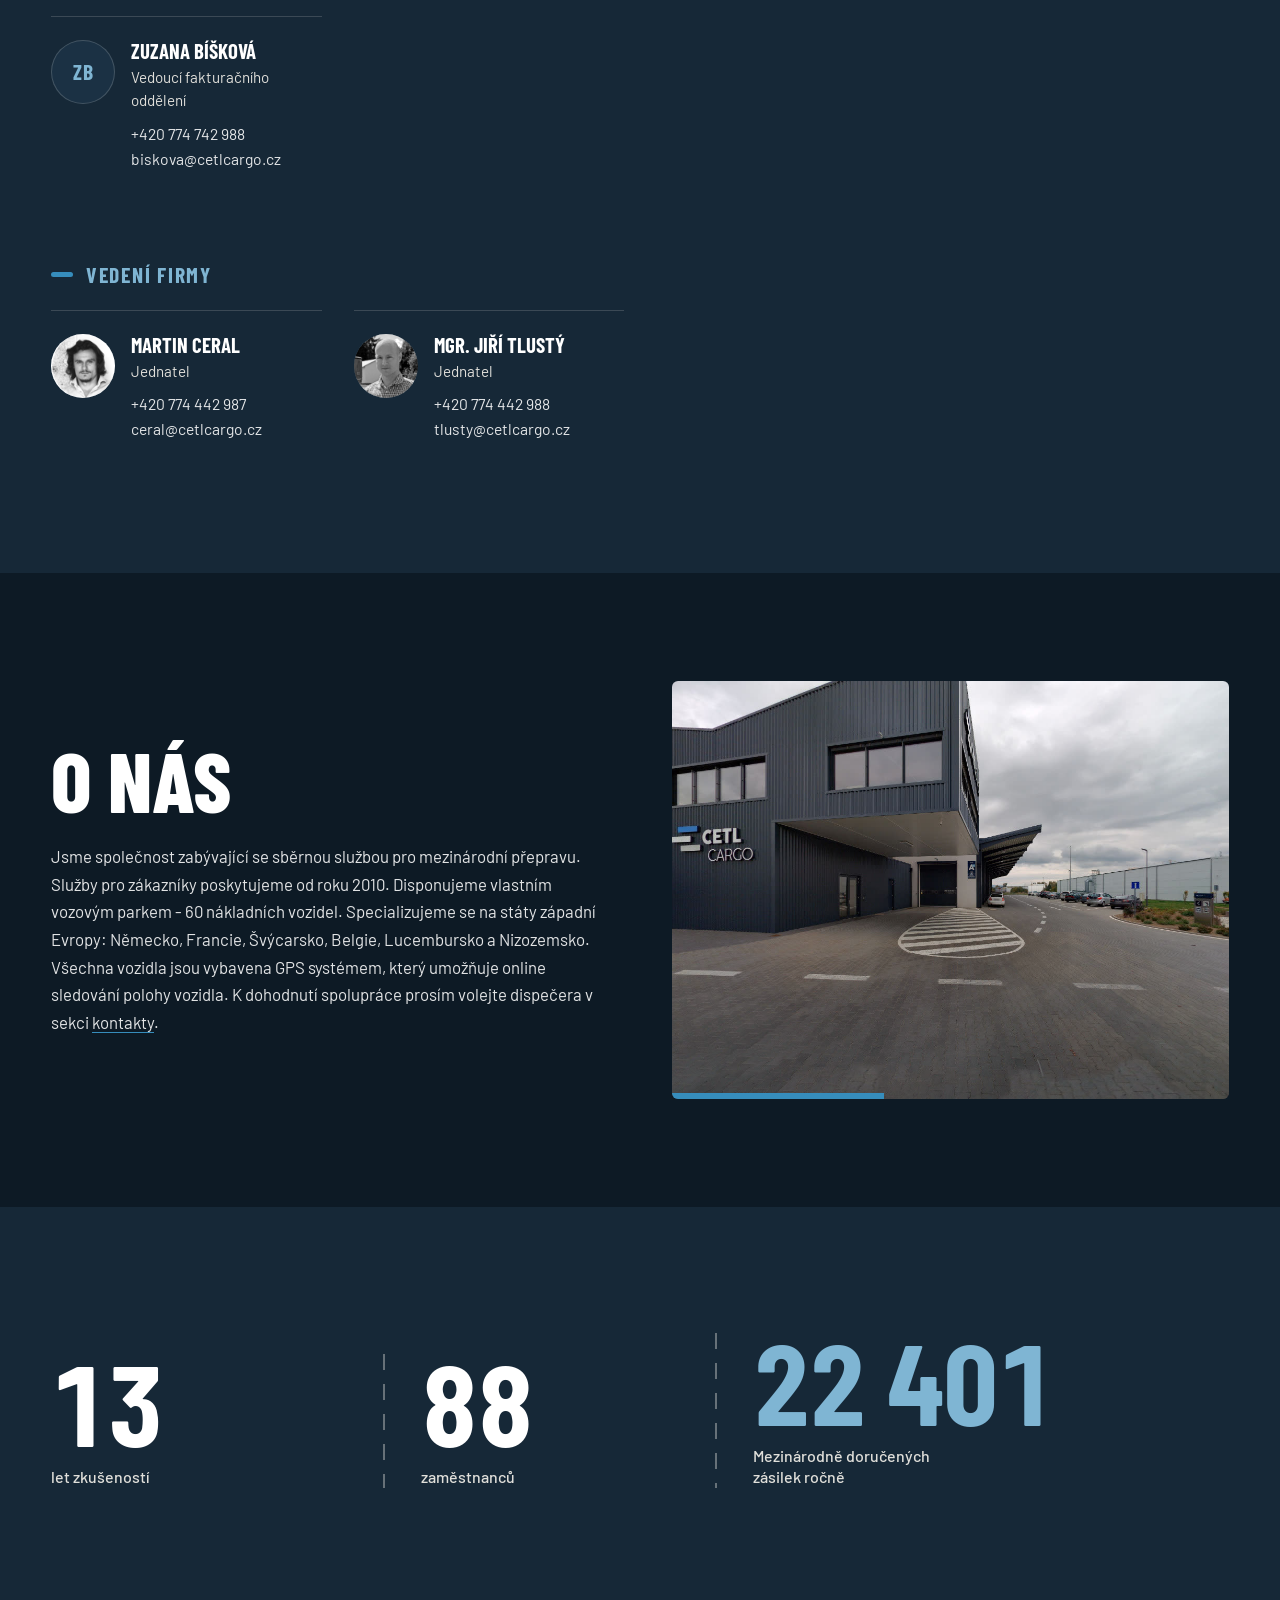
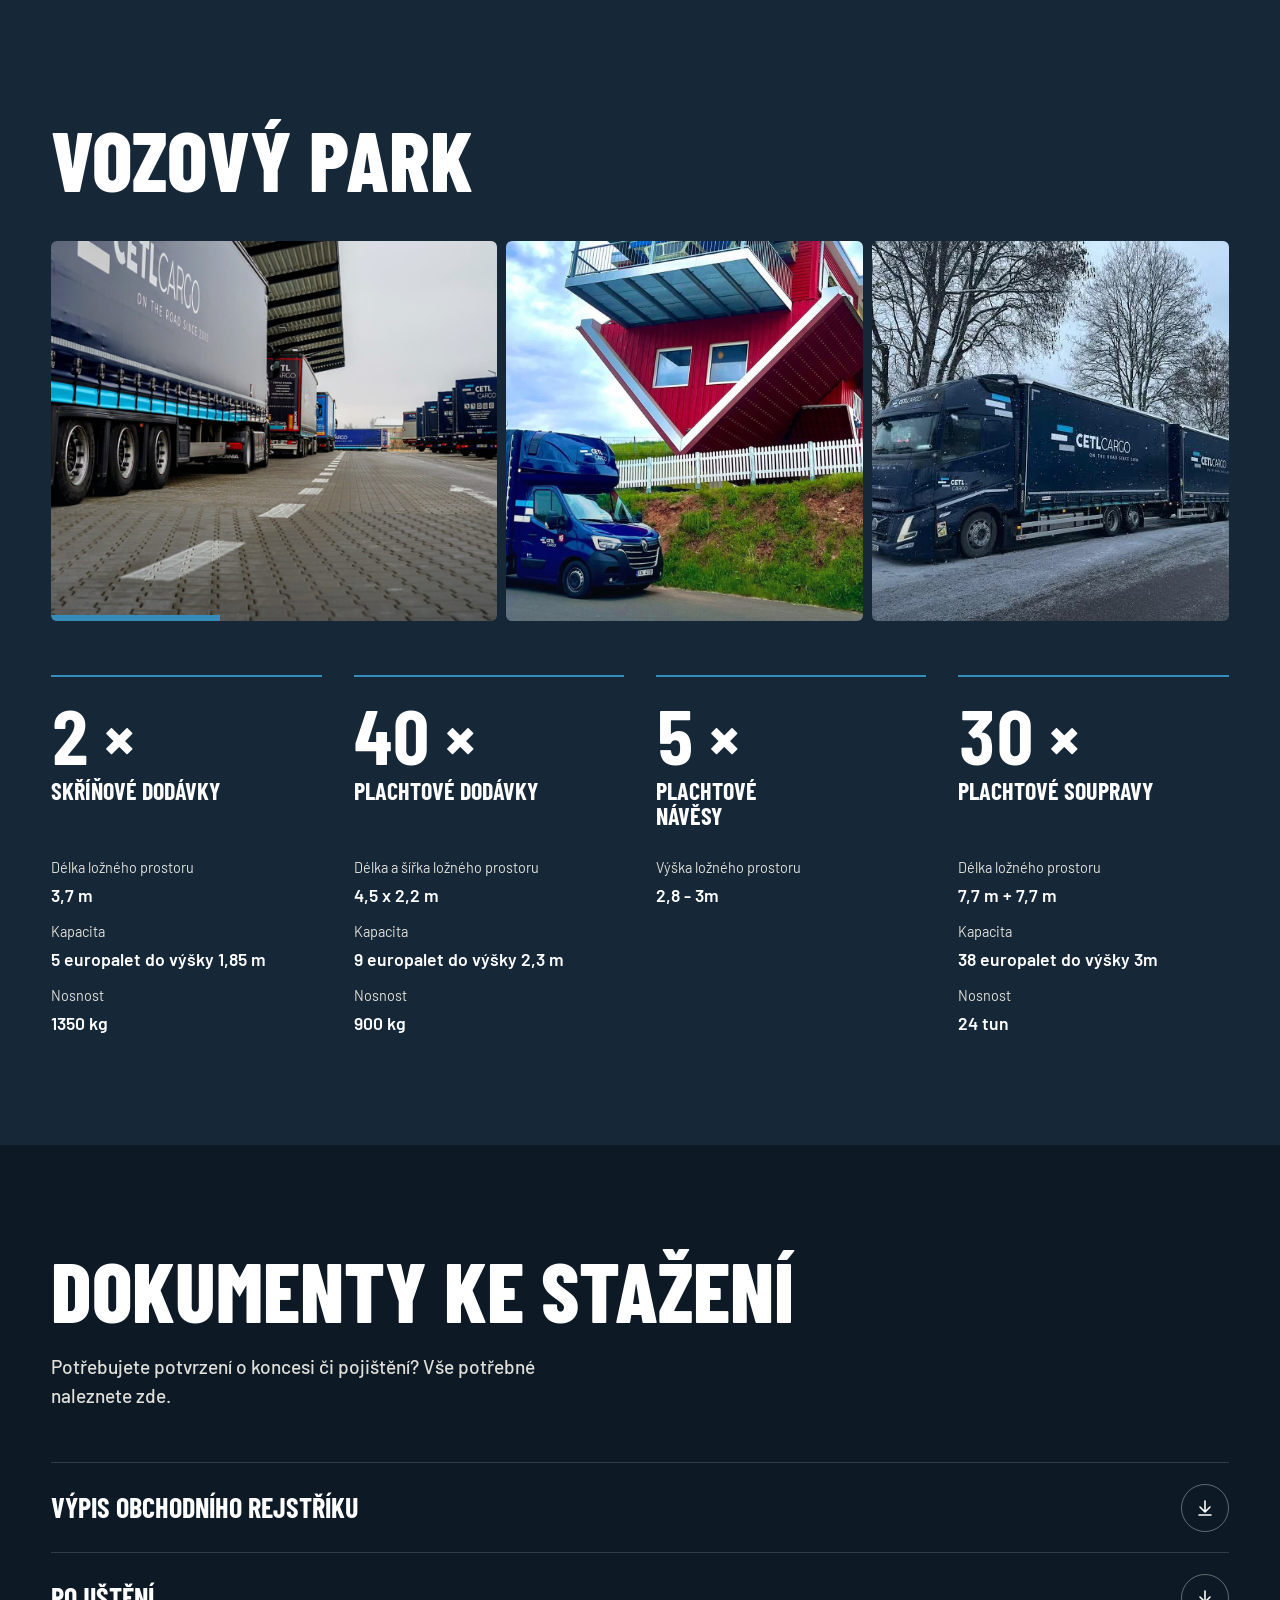
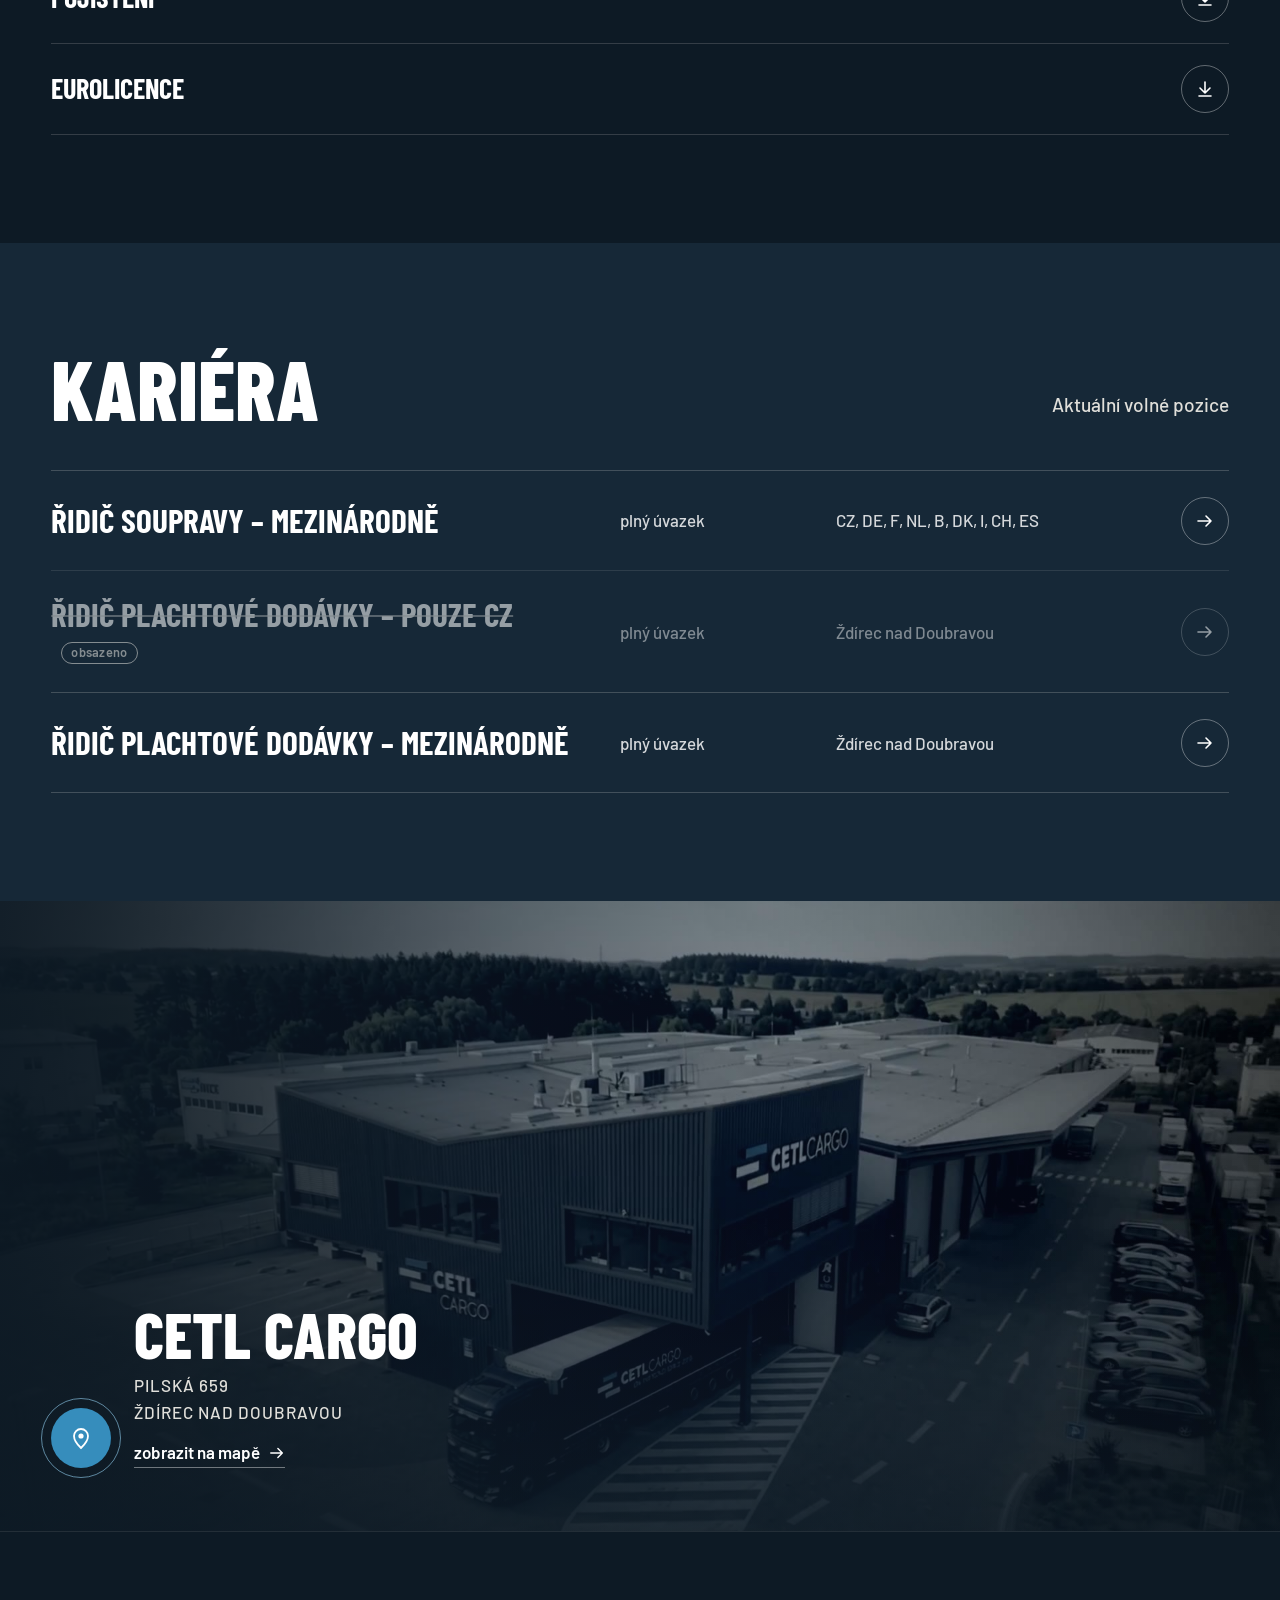
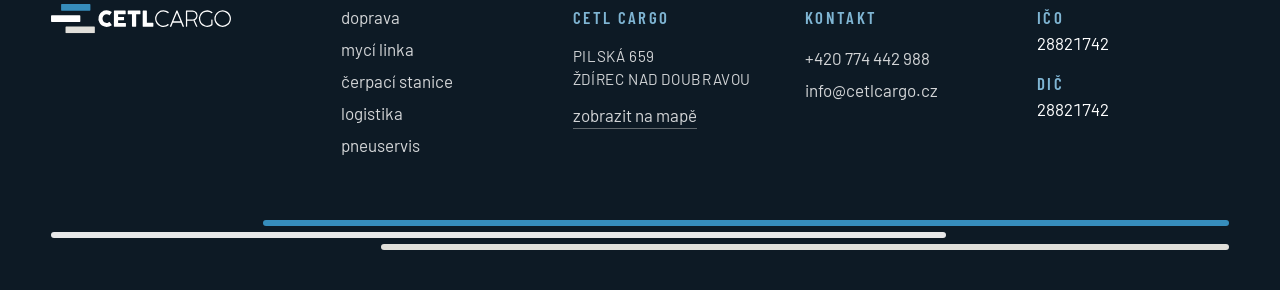
<file: web/doprava.html>
<!doctype html>
<html lang="cs">
<head>
<meta charset="utf-8">
<meta name="viewport" content="width=device-width, initial-scale=1">
<title>Doprava</title>
<script>document.documentElement.classList.add('js')</script>
<meta name="description" content="CETL Cargo – logistický areál ve Ždírci nad Doubravou.">
<link rel="stylesheet" href="assets/site.css">
</head>
<body>
<svg width="0" height="0" style="position:absolute" aria-hidden="true">
  <symbol id="logo" viewBox="0 0 507.36 82.34">
    <path style="fill:var(--lw,#162837)" d="M170.09,21.76a1.88,1.88,0,0,1,.77.79,1.3,1.3,0,0,1-.09,1.17l-5.18,7.350a1.23,1.23,0,0,1-.72.6,1.39,1.39,0,0,1-.94-.26,11.54,11.54,0,0,0-3.310-1.75,11.78,11.78,0,0,0-3.830-.61,11.130,11.130,0,0,0-8.270,3.55,12.110,12.110,0,0,0-2.390,3.86,13,13,0,0,0-.86,4.72,12.84,12.84,0,0,0,.86,4.71,11.870,11.870,0,0,0,2.390,3.83,11.380,11.380,0,0,0,3.650,2.590,11.2,11.2,0,0,0,4.620.95,11.790,11.790,0,0,0,3.860-.63A12.170,12.170,0,0,0,164,50.87a1.37,1.37,0,0,1,.91-.28,1.28,1.28,0,0,1,.74.55l5.240,7.540a1.22,1.22,0,0,1,.09,1.130,1.940,1.940,0,0,1-.76.77,24.540,24.540,0,0,1-6.210,3,23.4,23.4,0,0,1-18.830-2.130,23.370,23.370,0,0,1-4.730-3.660,23.930,23.930,0,0,1-3.670-4.720A23.730,23.730,0,0,1,134.42,35a24,24,0,0,1,2.360-5.610,23.610,23.610,0,0,1,3.670-4.760A23.070,23.070,0,0,1,145.18,21a24.510,24.510,0,0,1,5.590-2.360A23.750,23.750,0,0,1,164,18.8,23.660,23.660,0,0,1,170.09,21.76Z"/>
    <path style="fill:var(--lw,#162837)" d="M177.33,19.86a1.43,1.43,0,0,1,.35-1,1.25,1.25,0,0,1,1-.38h30.4a1.35,1.35,0,0,1,1,.39,1.5,1.5,0,0,1,.37,1.07v7.58a1.54,1.54,0,0,1-.37,1A1.26,1.26,0,0,1,209,29H189.18v7.6h15.33a1.65,1.65,0,0,1,1,.27,1,1,0,0,1,.38.92v6.62a1.29,1.29,0,0,1-.33.83,1.24,1.24,0,0,1-1,.4H189.18v7.84h20.6a1.23,1.23,0,0,1,1.38,1.41v7.7a.8.8,0,0,1-.25.55c-.08.57-.5.85-1.26.85h-31a1.46,1.46,0,0,1-1-.32,1.27,1.27,0,0,1-.36-1Z"/>
    <path style="fill:var(--lw,#162837)" d="M216.21,19.79a1.27,1.27,0,0,1,.41-1,1.52,1.52,0,0,1,1-.36h33a1.55,1.55,0,0,1,1,.33,1.36,1.36,0,0,1,.49,1V27.4a1.66,1.66,0,0,1-.38,1.05,1.28,1.28,0,0,1-1.09.51H240.05V62.51a1.45,1.45,0,0,1-.4,1,1.33,1.33,0,0,1-1,.44h-9a1.47,1.47,0,0,1-1-.41,1.36,1.36,0,0,1-.46-1V29H217.65a1.46,1.46,0,0,1-1-.4,1.55,1.55,0,0,1-.41-1.16Z"/>
    <path style="fill:var(--lw,#162837)" d="M258.44,19.76a1.39,1.39,0,0,1,.36-1,1.35,1.35,0,0,1,1-.39h9.07a1.47,1.47,0,0,1,.95.36,1.36,1.36,0,0,1,.46,1V53.1h16.85a1.38,1.38,0,0,1,1,.37,1.3,1.3,0,0,1,.4,1v8.06a1.47,1.47,0,0,1-.35,1,1.3,1.3,0,0,1-1,.46H259.79a1.19,1.19,0,0,1-1.350-1.350Z"/>
    <path style="fill:var(--lm,#162837)" d="M82.65,48.78a1.82,1.82,0,0,1-1.82,1.82h-79A1.81,1.81,0,0,1,0,48.78V33.55a1.81,1.81,0,0,1,1.81-1.81h79a1.82,1.82,0,0,1,1.82,1.81Z"/>
    <path style="fill:#368dbc" d="M30.21,0h79A1.81,1.81,0,0,1,111,1.81V17a1.82,1.82,0,0,1-1.82,1.82h-79A1.82,1.82,0,0,1,28.39,17V1.82A1.82,1.82,0,0,1,30.21,0Z"/>
    <path style="fill:#e0dfda" d="M42.7,63.48h79a1.82,1.82,0,0,1,1.82,1.82V80.52a1.82,1.82,0,0,1-1.82,1.82h-79a1.81,1.81,0,0,1-1.81-1.81V65.29A1.82,1.82,0,0,1,42.7,63.48Z"/>
    <path style="fill:var(--lw,#162837)" d="M331.35,22.8a1.18,1.18,0,0,1,.65.95,1,1,0,0,1-.25.64l-.82,1a3,3,0,0,1-.42.4.71.71,0,0,1-.44.15,2.33,2.33,0,0,1-1.23-.55,23.37,23.37,0,0,0-5.62-3A17.86,17.86,0,0,0,317,21.33a19.54,19.54,0,0,0-5.39.73,19.79,19.79,0,0,0-4.8,2.07,20.33,20.33,0,0,0-9.11,11.92,18.51,18.51,0,0,0-.71,5.09,18,18,0,0,0,.75,5.16,20.49,20.49,0,0,0,2.09,4.76A21.48,21.48,0,0,0,303,55.14a21.93,21.93,0,0,0,4,3.2,19.72,19.72,0,0,0,4.63,2.1,17.12,17.12,0,0,0,5,.75,18.23,18.23,0,0,0,3.23-.3,21.36,21.36,0,0,0,3.29-.89,22,22,0,0,0,3.18-1.43,17.75,17.75,0,0,0,2.83-1.91,1.24,1.24,0,0,1,.77-.28,1.38,1.38,0,0,1,1.13.77l.46.74a1.5,1.5,0,0,1,.21.76,1.35,1.35,0,0,1-.61,1.13,23.41,23.41,0,0,1-6.62,3.57,23.7,23.7,0,0,1-13.9.45,22.770,22.770,0,0,1-5.57-2.36,24,24,0,0,1-4.74-3.66A22.8,22.8,0,0,1,296.71,53a24.19,24.19,0,0,1-2.36-5.63,23.05,23.05,0,0,1-.84-6.25A23.12,23.12,0,0,1,296.7,29.4a23.59,23.59,0,0,1,3.66-4.72A22.83,22.83,0,0,1,305.11,21a24.55,24.55,0,0,1,5.62-2.36,23.51,23.51,0,0,1,13.91.45A22.58,22.58,0,0,1,331.35,22.8Z"/>
    <path style="fill:var(--lw,#162837)" d="M335.22,62.85c.14-.47.29-.9.44-1.3s.3-.76.45-1.09l17.22-41.25a2.68,2.68,0,0,1,.37-.61.81.81,0,0,1,.7-.28h1.26a.86.86,0,0,1,.73.28c.14.18.28.37.4.55l18,43.33a1.22,1.22,0,0,1,.06.29,3.070,3.070,0,0,1,0,.32c0,.49-.33.78-1,.86h-1.62l-.13,0H372a1.14,1.14,0,0,1-1.1-.85l-4.29-10.42H343.4l-2.28,5.6q-1.1,2.67-2,4.88a1.12,1.12,0,0,1-1.07.76.94.94,0,0,1-.28,0h-1.62c-.66-.06-1-.33-1-.79V63A.32.32,0,0,1,335.22,62.85Zm9.77-14h20.07l-10-24.49Z"/>
    <path style="fill:var(--lw,#162837)" d="M399.1,18.41a14.27,14.27,0,0,1,10.06,4.25,14.44,14.44,0,0,1,3,4.53,14.28,14.28,0,0,1-1.24,13.38,14.67,14.67,0,0,1-2.66,3,13.91,13.91,0,0,1-3.42,2.16l7.690,16.85a1.68,1.68,0,0,1,.15.55,1.41,1.41,0,0,1-.06.47c0,.1-.15.17-.33.22a3.42,3.42,0,0,1-.86.1h-1.66a.81.81,0,0,1-.79-.58l-7.54-16.7a10.790,10.790,0,0,1-1.24.23,12.320,12.320,0,0,1-1.43.07H383.87V62.85a1,1,0,0,1-1.11,1.1h-1.31a1,1,0,0,1-1.11-1.1V19.42a2.520,2.520,0,0,1,.4-.78.94.94,0,0,1,.71-.23Zm-1.78,25.07h.49c.8,0,1.58,0,2.36-.06a8,8,0,0,0,2.3-.46,11.42,11.42,0,0,0,2.94-1.53,10.38,10.38,0,0,0,2.31-2.32,10.74,10.74,0,0,0,1.51-3,11.06,11.06,0,0,0,.53-3.41,10.89,10.89,0,0,0-3.11-7.64,10.86,10.86,0,0,0-3.42-2.33,10.24,10.24,0,0,0-4.22-.86H383.87V43.48Z"/>
    <path style="fill:var(--lw,#162837)" d="M440.27,21.51a19.31,19.31,0,0,0-5.35.73,21.09,21.09,0,0,0-4.76,2,19.76,19.76,0,0,0-4,3.13,19.37,19.37,0,0,0-3.06,4,20.87,20.87,0,0,0-1.94,4.7,19.53,19.53,0,0,0,0,10.4,20,20,0,0,0,2,4.72,19.64,19.64,0,0,0,3.09,4A20.24,20.24,0,0,0,435,60.34a19.08,19.08,0,0,0,5.2.7A18.58,18.58,0,0,0,446.71,60a19.61,19.61,0,0,0,5.1-2.68V45a1,1,0,0,1,1.12-1.13h1.27a1.18,1.18,0,0,1,.83.29,1.1,1.1,0,0,1,.3.84V58.59a1,1,0,0,1-.2.6,2.71,2.71,0,0,1-.57.53,28.23,28.23,0,0,1-6.64,3.49,22.16,22.16,0,0,1-7.72,1.32,22.89,22.89,0,0,1-11.75-3.17,23.67,23.67,0,0,1-4.71-3.63,22.92,22.92,0,0,1-3.62-4.7,23.74,23.74,0,0,1-2.33-5.58,23.42,23.42,0,0,1,2.34-18,23.73,23.73,0,0,1,3.63-4.72,23.47,23.47,0,0,1,4.7-3.66A23.19,23.19,0,0,1,434,18.74a22.42,22.42,0,0,1,6.2-.85,22.73,22.73,0,0,1,9,1.84c.49.23,1.07.51,1.76.86s1.33.71,2,1.1a13.15,13.15,0,0,1,1.59,1.15c.44.38.66.71.66,1a1,1,0,0,1-.25.64l-.82,1a2.53,2.53,0,0,1-.41.4.69.69,0,0,1-.44.15,2.32,2.32,0,0,1-1.21-.55,22.39,22.39,0,0,0-5.63-3A18.56,18.56,0,0,0,440.27,21.51Z"/>
    <path style="fill:var(--lw,#162837)" d="M460.69,41.24a23.37,23.37,0,0,1,3.17-11.78,23.64,23.64,0,0,1,8.38-8.4,24.63,24.63,0,0,1,5.58-2.36,23.3,23.3,0,0,1,12.4,0,24,24,0,0,1,5.57,2.36,23.54,23.54,0,0,1,4.72,3.65,23,23,0,0,1,3.65,4.74,23.79,23.79,0,0,1,2.36,5.6,23,23,0,0,1,.84,6.22,22.74,22.74,0,0,1-.84,6.2A23.85,23.85,0,0,1,504.16,53a23.06,23.06,0,0,1-3.65,4.7,23.18,23.18,0,0,1-16.5,6.8,23.18,23.18,0,0,1-6.2-.82,23.44,23.44,0,0,1-5.58-2.35,23.14,23.14,0,0,1-4.72-3.64,23.11,23.11,0,0,1-6-10.29A23,23,0,0,1,460.69,41.24Zm3.59,0a19.25,19.25,0,0,0,1.54,7.7A19.83,19.83,0,0,0,476.33,59.4a19.85,19.85,0,0,0,12.95.84,19.76,19.76,0,0,0,8.7-5.07,19.27,19.27,0,0,0,3.1-4,19.74,19.74,0,0,0,2-4.72,19.52,19.52,0,0,0,.71-5.26,18.85,18.85,0,0,0-1.57-7.66A20,20,0,0,0,491.7,23,19,19,0,0,0,484,21.48a19.39,19.39,0,0,0-5.25.7,20.31,20.31,0,0,0-4.74,2,19.39,19.39,0,0,0-4,3.1,20.6,20.6,0,0,0-3.08,4A19.57,19.57,0,0,0,465,36,19.33,19.33,0,0,0,464.28,41.21Z"/>
  </symbol>
</svg>

<div class="bg" aria-hidden="true">
  <video class="v-areal" src="video/cetl-noc.mp4" poster="video/cetl-noc.jpg" muted loop playsinline autoplay preload="auto"></video>
  <div class="tint"></div>
  <div class="shade"></div>
  <div class="grain"></div>
</div>

<div class="curtain" aria-hidden="true"><i></i><i></i><i></i></div>

<header class="top">
  <a class="brand" href="index.html" aria-label="CETL Cargo – úvod">
    <svg viewBox="0 0 507.36 82.34" style="--lw:#fff;--lm:#fff" aria-hidden="true"><use href="#logo"/></svg>
  </a>
  <nav class="nav" aria-label="Hlavní navigace">
    <ul>
      <li><a href="doprava.html" aria-current="page">doprava</a>
        <ul class="sub"><li><a href="doprava.html#dispecink">dispečink kontakty</a></li><li><a href="doprava.html#onas">o nás</a></li><li><a href="doprava.html#park">vozový park</a></li><li><a href="doprava.html#kestazeni">ke stažení</a></li></ul></li>
      <li><a href="myci-linka.html">mycí linka</a>
        <ul class="sub"><li><a href="myci-linka.html#rezervace">rezervační formulář</a></li><li><a href="myci-linka.html#zakaznici">kontakt</a></li></ul></li>
      <li><a href="cerpaci-stanice.html">čerpací stanice</a>
        <ul class="sub"><li><a href="cerpaci-stanice.html#ceny">aktuální ceny</a></li><li><a href="cerpaci-stanice.html#kontakt">kontakt</a></li></ul></li>
      <li><a href="logistika.html">skladové prostory</a>
        <ul class="sub"><li><a href="logistika.html#sklady">skladování</a></li><li><a href="logistika.html#manipulace">manipulace materiálem</a></li><li><a href="logistika.html#logistika">výrobní prostory</a></li><li><a href="logistika.html#parkoviste">hlídané parkoviště</a></li></ul></li>
      <li><a href="pneuservis.html">pneuservis</a>
        <ul class="sub"><li><a href="pneuservis.html#cenik">ceník</a></li></ul></li>
      <li><a href="kariera.html">kariéra</a></li>
      <li><a href="kontakt.html">kontakt</a></li>
    </ul>
  </nav>
  <button class="burger" aria-expanded="false" aria-controls="mnav" aria-label="Menu"><i></i><i></i></button>
</header>

<nav class="mnav" id="mnav" aria-label="Menu">
  <ul>
    <li><a href="doprava.html" aria-current="page">doprava</a><div class="msub"><a href="doprava.html#dispecink">dispečink kontakty</a><a href="doprava.html#onas">o nás</a><a href="doprava.html#park">vozový park</a><a href="doprava.html#kestazeni">ke stažení</a></div></li>
    <li><a href="myci-linka.html">mycí linka</a><div class="msub"><a href="myci-linka.html#rezervace">rezervační formulář</a><a href="myci-linka.html#zakaznici">kontakt</a></div></li>
    <li><a href="cerpaci-stanice.html">čerpací stanice</a><div class="msub"><a href="cerpaci-stanice.html#ceny">aktuální ceny</a><a href="cerpaci-stanice.html#kontakt">kontakt</a></div></li>
    <li><a href="logistika.html">skladové prostory</a><div class="msub"><a href="logistika.html#sklady">skladování</a><a href="logistika.html#manipulace">manipulace materiálem</a><a href="logistika.html#logistika">výrobní prostory</a><a href="logistika.html#parkoviste">hlídané parkoviště</a></div></li>
    <li><a href="pneuservis.html">pneuservis</a><div class="msub"><a href="pneuservis.html#cenik">ceník</a></div></li>
    <li><a href="kariera.html">kariéra</a></li>
    <li><a href="kontakt.html">kontakt</a></li>
  </ul>
</nav>

<main>
  <section class="sub-hero">
    <div class="hero-inner">
      <p class="kicker"><span class="bars" aria-hidden="true"><b></b><b></b><b></b></span>cetl cargo</p>
      <h1><span class="line"><span>Mezinárodní autodoprava</span></span></h1>
      <div class="hero-actions"><ul class="tags"><li><a href="#dispecink">dispečink kontakty</a></li><li><a href="#onas">o nás</a></li><li><a href="#park">vozový park</a></li><li><a href="#kestazeni">ke stažení</a></li></ul></div>
    </div>
  </section>

  <section class="panel" id="dispecink">
    <div class="sec-head"><h2>kontakty</h2></div>
      <div class="group"><h3 class="group-title">dispečink</h3>
        <ul class="people"><li class="person"><span class="avatar"><img src="img/lide/bilek.jpg" alt="" loading="lazy"></span><div><p class="p-name">Dis. Vladislav Bílek</p><p class="p-role">import do 3,5 t</p><div class="p-links"><a href="tel:+420775442986">+420 775 442 986</a><a href="mailto:info@cetlcargo.cz">info@cetlcargo.cz</a></div></div></li><li class="person"><span class="avatar"><img src="img/lide/klobasa.jpg" alt="" loading="lazy"></span><div><p class="p-name">mgr. Petr Klobása</p><p class="p-role">import do 3,5 t</p><div class="p-links"><a href="tel:+420603387220">+420 603 387 220</a><a href="mailto:info@cetlcargo.cz">info@cetlcargo.cz</a></div></div></li><li class="person"><span class="avatar"><img src="img/lide/tlusty-tomas.jpg" alt="" loading="lazy"></span><div><p class="p-name">Tomáš Tlustý</p><p class="p-role">export</p><div class="p-links"><a href="tel:+420774442779">+420 774 442 779</a><a href="mailto:info@cetlcargo.cz">info@cetlcargo.cz</a></div></div></li><li class="person"><span class="avatar"><img src="img/lide/ostry.jpg" alt="" loading="lazy"></span><div><p class="p-name">bc. Martin Ostrý</p><p class="p-role">export</p><div class="p-links"><a href="tel:+420605862041">+420 605 862 041</a><a href="mailto:info@cetlcargo.cz">info@cetlcargo.cz</a></div></div></li><li class="person"><span class="avatar"><img src="img/lide/hanus.jpg" alt="" loading="lazy"></span><div><p class="p-name">Václav Hanus</p><p class="p-role">vnitrostátní přepravy a svozy</p><div class="p-links"><a href="tel:+420725948379">+420 725 948 379</a><a href="mailto:info@cetlcargo.cz">info@cetlcargo.cz</a></div></div></li><li class="person"><span class="avatar"><img src="img/lide/culek.jpg" alt="" loading="lazy"></span><div><p class="p-name">Petr Culek</p><p class="p-role">import nad 3,5 t</p><div class="p-links"><a href="tel:+420775442262">+420 775 442 262</a><a href="mailto:info@cetlcargo.cz">info@cetlcargo.cz</a></div></div></li><li class="person"><span class="avatar"><img src="img/lide/veselsky.jpg" alt="" loading="lazy"></span><div><p class="p-name">Ing. Pavel Veselský</p><p class="p-role">import nad 3,5 t</p><div class="p-links"><a href="tel:+420720994172">+420 720 994 172</a><a href="mailto:info@cetlcargo.cz">info@cetlcargo.cz</a></div></div></li><li class="person"><span class="avatar"><img src="img/lide/netolicky.jpg" alt="" loading="lazy"></span><div><p class="p-name">Roman Netolický</p><p class="p-role">import nad 3,5 t</p><div class="p-links"><a href="tel:+420730151216">+420 730 151 216</a><a href="mailto:info@cetlcargo.cz">info@cetlcargo.cz</a></div></div></li></ul></div>
      <div class="group"><h3 class="group-title">fakturační oddělení</h3>
        <ul class="people"><li class="person"><span class="avatar" aria-hidden="true">HL</span><div><p class="p-name">Hana lázničková</p><p class="p-role">fakturace</p><div class="p-links"><a href="tel:+420774442166">+420 774 442 166</a><a href="mailto:uctarna@cetlcargo.cz">uctarna@cetlcargo.cz</a></div></div></li><li class="person"><span class="avatar" aria-hidden="true">JŠ</span><div><p class="p-name">Jindřiška Šustrová</p><p class="p-role">fakturace</p><div class="p-links"><a href="tel:+420774442166">+420 774 442 166</a><a href="mailto:uctarna@cetlcargo.cz">uctarna@cetlcargo.cz</a></div></div></li><li class="person"><span class="avatar" aria-hidden="true">LB</span><div><p class="p-name">LUDMILA Bečičková</p><p class="p-role">Fakturace</p><div class="p-links"><a href="tel:+420774442166">+420 774 442 166</a><a href="mailto:uctarna@cetlcargo.cz">uctarna@cetlcargo.cz</a></div></div></li><li class="person"><span class="avatar" aria-hidden="true">DK</span><div><p class="p-name">Mgr. Denisa Knobová</p><p class="p-role">zpracování objednávek</p><div class="p-links"><a href="mailto:info@cetlcargo.cz">info@cetlcargo.cz</a></div></div></li><li class="person"><span class="avatar" aria-hidden="true">ZB</span><div><p class="p-name">Zuzana Bíšková</p><p class="p-role">Vedoucí Fakturačního oddělení</p><div class="p-links"><a href="tel:+420774742988">+420 774 742 988</a><a href="mailto:biskova@cetlcargo.cz">biskova@cetlcargo.cz</a></div></div></li></ul></div>
      <div class="group"><h3 class="group-title">vedení firmy</h3>
        <ul class="people"><li class="person"><span class="avatar"><img src="img/lide/ceral.jpg" alt="" loading="lazy"></span><div><p class="p-name">Martin ceral</p><p class="p-role">jednatel</p><div class="p-links"><a href="tel:+420774442987">+420 774 442 987</a><a href="mailto:ceral@cetlcargo.cz">ceral@cetlcargo.cz</a></div></div></li><li class="person"><span class="avatar"><img src="img/lide/tlusty-jiri.jpg" alt="" loading="lazy"></span><div><p class="p-name">mgr. jiří tlustý</p><p class="p-role">jednatel</p><div class="p-links"><a href="tel:+420774442988">+420 774 442 988</a><a href="mailto:tlusty@cetlcargo.cz">tlusty@cetlcargo.cz</a></div></div></li></ul></div>
  </section>

  <section class="panel deep" id="onas">
    <div class="split">
      <div>
        <h2 style="margin-bottom:1.6rem">o nás</h2>
        <p class="prose">Jsme společnost zabývající se sběrnou službou pro mezinárodní přepravu. Služby pro zákazníky poskytujeme od roku 2010. Disponujeme vlastním vozovým parkem - 60 nákladních vozidel. Specializujeme se na státy západní Evropy: Německo, Francie, Švýcarsko, Belgie, Lucembursko a Nizozemsko. Všechna vozidla jsou vybavena GPS systémem, který umožňuje online sledování polohy vozidla. K dohodnutí spolupráce prosím volejte dispečera v sekci <a href="#dispecink" style="border-bottom:1px solid var(--blue)">kontakty</a>.</p>
      </div>
      <div class="media"><img src="img/budova.jpg" alt="Sídlo CETL Cargo ve Ždírci nad Doubravou" loading="lazy"><span class="stripe"></span></div>
    </div>
  </section>

  <section class="window stats-band" aria-label="CETL Cargo v číslech">
    <div class="stats-row">
      <div class="stat"><span class="num" data-count="13">13</span><span class="cap">let zkušeností</span></div>
      <div class="stat"><span class="num" data-count="90">90</span><span class="cap">zaměstnanců</span></div>
      <div class="stat"><span class="num" data-count="23000">23&nbsp;000</span><span class="cap">Mezinárodně doručených zásilek ročně</span></div>
    </div>
  </section>

  <section class="panel" id="park">
    <div class="sec-head"><h2>vozový park</h2></div>
    <div class="fleet-strip">
      <div class="media"><img src="img/navesy.jpg" alt="Plachtové návěsy CETL Cargo" loading="lazy"><span class="stripe"></span></div>
      <div class="media"><img src="img/hero-dodavka.jpg" alt="Plachtová dodávka CETL Cargo" loading="lazy"></div>
      <div class="media"><img src="img/souprava-snih.jpg" alt="Plachtová souprava CETL Cargo" loading="lazy"></div>
    </div>
    <ul class="fleet"><li class="veh"><p class="veh-count">2 ×</p><h3 class="veh-name">skříňové dodávky</h3><dl><dt>Délka ložného prostoru</dt><dd>3,7 m</dd><dt>kapacita</dt><dd>5 europalet do výšky 1,85 m</dd><dt>nosnost</dt><dd>1350 kg</dd></dl></li><li class="veh"><p class="veh-count">40 ×</p><h3 class="veh-name">plachtové dodávky</h3><dl><dt>Délka a šířka ložného prostoru</dt><dd>4,5 x 2,2 m</dd><dt>kapacita</dt><dd>9 europalet do výšky 2,3 m</dd><dt>nosnost</dt><dd>900 kg</dd></dl></li><li class="veh"><p class="veh-count">5 ×</p><h3 class="veh-name">plachtové<br>návěsy</h3><dl><dt>výška ložného prostoru</dt><dd>2,8 - 3m</dd></dl></li><li class="veh"><p class="veh-count">30 ×</p><h3 class="veh-name">plachtové soupravy</h3><dl><dt>Délka ložného prostoru</dt><dd>7,7 m + 7,7 m</dd><dt>kapacita</dt><dd>38 europalet do výšky 3m</dd><dt>nosnost</dt><dd>24 tun</dd></dl></li></ul>
  </section>

  <section class="panel deep" id="kestazeni">
    <div class="sec-head"><h2>Dokumenty ke stažení</h2><p class="lead">Potřebujete potvrzení o koncesi či pojištění? Vše potřebné naleznete zde.</p></div>
    <ul class="docs"><li><a class="doc" href="https://cdn.prod.website-files.com/5b2a9a2ea736d5d04b0bc460/602156d962d42fb6b3069bad_V%C3%BDpis%20OR.pdf" target="_blank" rel="noopener"><span class="doc-name">výpis obchodního rejstříku</span><span class="go-disc"><svg viewBox="0 0 18 18" aria-hidden="true"><path d="M9 2v11M4 8l5 5 5-5M3 16h12" fill="none" stroke="currentColor" stroke-width="1.6" stroke-linecap="round" stroke-linejoin="round"/></svg></span></a></li><li><a class="doc" href="https://cdn.prod.website-files.com/5b2a9a2ea736d5d04b0bc460/602156d9b5fd30528bf42ca0_pojistka%201.7.2020-30.6.2021.pdf" target="_blank" rel="noopener"><span class="doc-name">pojištění</span><span class="go-disc"><svg viewBox="0 0 18 18" aria-hidden="true"><path d="M9 2v11M4 8l5 5 5-5M3 16h12" fill="none" stroke="currentColor" stroke-width="1.6" stroke-linecap="round" stroke-linejoin="round"/></svg></span></a></li><li><a class="doc" href="https://cdn.prod.website-files.com/5b2a9a2ea736d5d04b0bc460/602156d8b8c61227a7a55a9f_eurolicence.pdf" target="_blank" rel="noopener"><span class="doc-name">eurolicence</span><span class="go-disc"><svg viewBox="0 0 18 18" aria-hidden="true"><path d="M9 2v11M4 8l5 5 5-5M3 16h12" fill="none" stroke="currentColor" stroke-width="1.6" stroke-linecap="round" stroke-linejoin="round"/></svg></span></a></li></ul>
  </section>

  <section class="panel" id="kariera">
    <div class="sec-head"><h2>Kariéra</h2><p class="lead">Aktuální volné pozice</p></div>
    <ul class="jobs">
      <li><a class="job" href="pozice-ridic-soupravy-mezinarodne.html">
        <span class="job-title">Řidič soupravy – mezinárodně</span>
        <span class="job-type">plný úvazek</span>
        <span class="job-where">CZ, DE, F, NL, B, DK, I, CH, ES</span>
        <span class="job-go" aria-hidden="true"><svg viewBox="0 0 18 18" aria-hidden="true"><path d="M2 9h13M10 4l5 5-5 5" fill="none" stroke="currentColor" stroke-width="1.6" stroke-linecap="round" stroke-linejoin="round"/></svg></span>
      </a></li>
      <li><a class="job taken" href="pozice-ridic-plachtove-dodavky-pouze-cz.html">
        <span class="job-title">Řidič plachtové dodávky – pouze CZ <span class="badge">obsazeno</span></span>
        <span class="job-type">plný úvazek</span>
        <span class="job-where">Ždírec nad Doubravou</span>
        <span class="job-go" aria-hidden="true"><svg viewBox="0 0 18 18" aria-hidden="true"><path d="M2 9h13M10 4l5 5-5 5" fill="none" stroke="currentColor" stroke-width="1.6" stroke-linecap="round" stroke-linejoin="round"/></svg></span>
      </a></li>
      <li><a class="job" href="pozice-ridic.html">
        <span class="job-title">Řidič plachtové dodávky – mezinárodně</span>
        <span class="job-type">plný úvazek</span>
        <span class="job-where">Ždírec nad Doubravou</span>
        <span class="job-go" aria-hidden="true"><svg viewBox="0 0 18 18" aria-hidden="true"><path d="M2 9h13M10 4l5 5-5 5" fill="none" stroke="currentColor" stroke-width="1.6" stroke-linecap="round" stroke-linejoin="round"/></svg></span>
      </a></li>
    </ul>
  </section>
</main>

<a class="locband" href="https://goo.gl/maps/3A5HwyNQzuy6ZbdF9" target="_blank" rel="noopener">
  <img src="img/mapa-areal.jpg" alt="" loading="lazy">
  <div class="loc-inner">
    <span class="pin" aria-hidden="true"><svg viewBox="0 0 24 24"><path d="M12 22s7-6.6 7-12a7 7 0 1 0-14 0c0 5.4 7 12 7 12z" fill="none" stroke="#fff" stroke-width="1.8"/><circle cx="12" cy="10" r="2.6" fill="#fff"/></svg></span>
    <div>
      <p class="loc-name">Cetl Cargo</p>
      <p class="loc-addr">pilská 659<br>Ždírec nad Doubravou</p>
      <span class="loc-cta">zobrazit na mapě <svg width="16" height="16" viewBox="0 0 18 18" aria-hidden="true"><path d="M2 9h13M10 4l5 5-5 5" fill="none" stroke="currentColor" stroke-width="1.6" stroke-linecap="round" stroke-linejoin="round"/></svg></span>
    </div>
  </div>
</a>

<footer class="foot">
  <div class="foot-grid">
    <div>
      <a class="brand" href="index.html" aria-label="CETL Cargo – úvod">
        <svg viewBox="0 0 507.36 82.34" style="--lw:#fff;--lm:#fff" aria-hidden="true"><use href="#logo"/></svg>
      </a>
    </div>
    <div>
      <ul>
        <li><a href="doprava.html">doprava</a></li>
        <li><a href="myci-linka.html">mycí linka</a></li>
        <li><a href="cerpaci-stanice.html">čerpací stanice</a></li>
        <li><a href="logistika.html">logistika</a></li>
        <li><a href="pneuservis.html">pneuservis</a></li>
      </ul>
    </div>
    <div>
      <h3>Cetl Cargo</h3>
      <p class="addr">pilská 659<br>Ždírec nad Doubravou</p>
      <a class="maplink" href="https://goo.gl/maps/9M49HyW6oiEzfwva7" target="_blank" rel="noopener">zobrazit na mapě</a>
    </div>
    <div>
      <h3>kontakt</h3>
      <ul>
        <li><a href="tel:+420774442988">+420 774 442 988</a></li>
        <li><a href="mailto:info@cetlcargo.cz">info@cetlcargo.cz</a></li>
      </ul>
    </div>
    <div>
      <dl class="ids">
        <dt>ičo</dt><dd>28821742</dd>
        <dt>dič</dt><dd>28821742</dd>
      </dl>
    </div>
  </div>
  <div class="foot-bars" aria-hidden="true"><i></i><i></i><i></i></div>
</footer>

<div class="cookie" role="region" aria-label="Cookies">
  <p>Tento web používá cookies pro analytiku a marketing. <a href="osobni-udaje.html">Více info</a>.</p>
  <div class="row"><button class="ok" type="button">Souhlasím</button><button class="no" type="button">Odmítnout</button></div>
</div>
<script src="assets/site.js"></script>
</body>
</html>
</file>
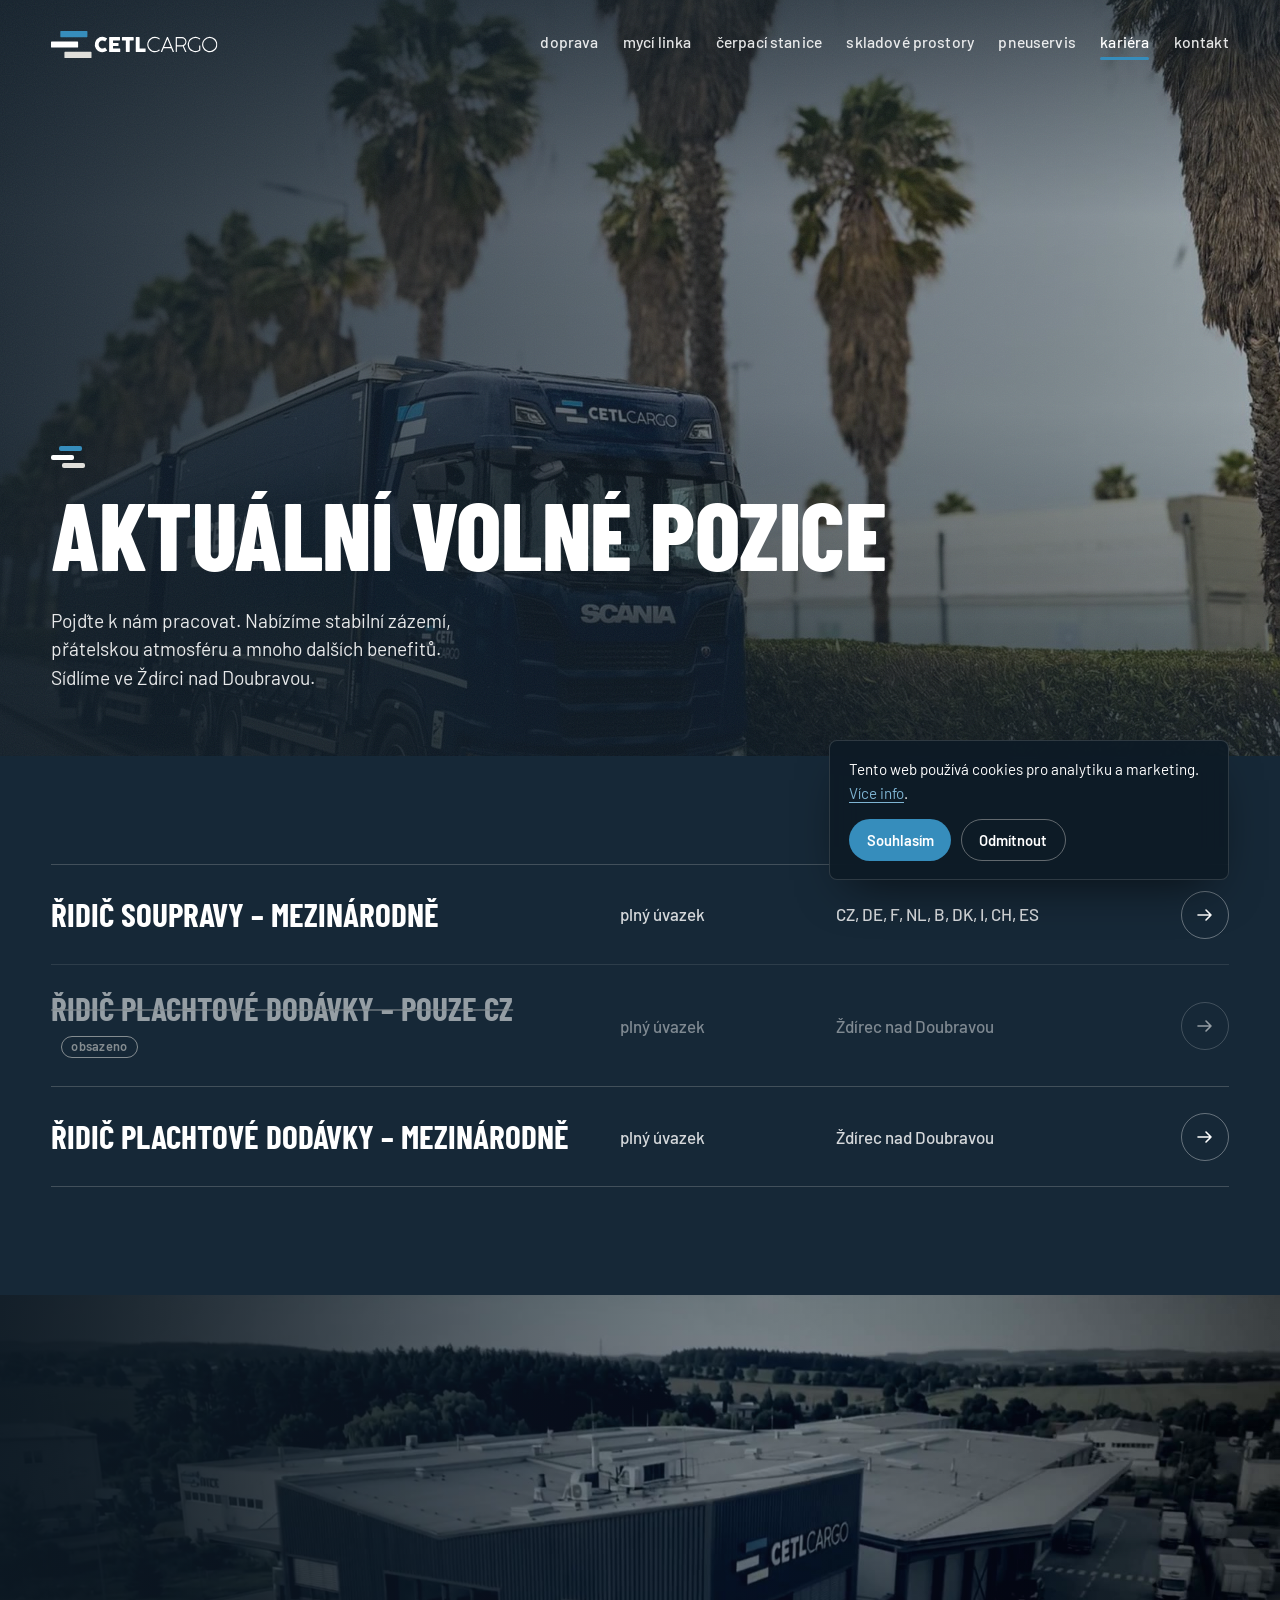
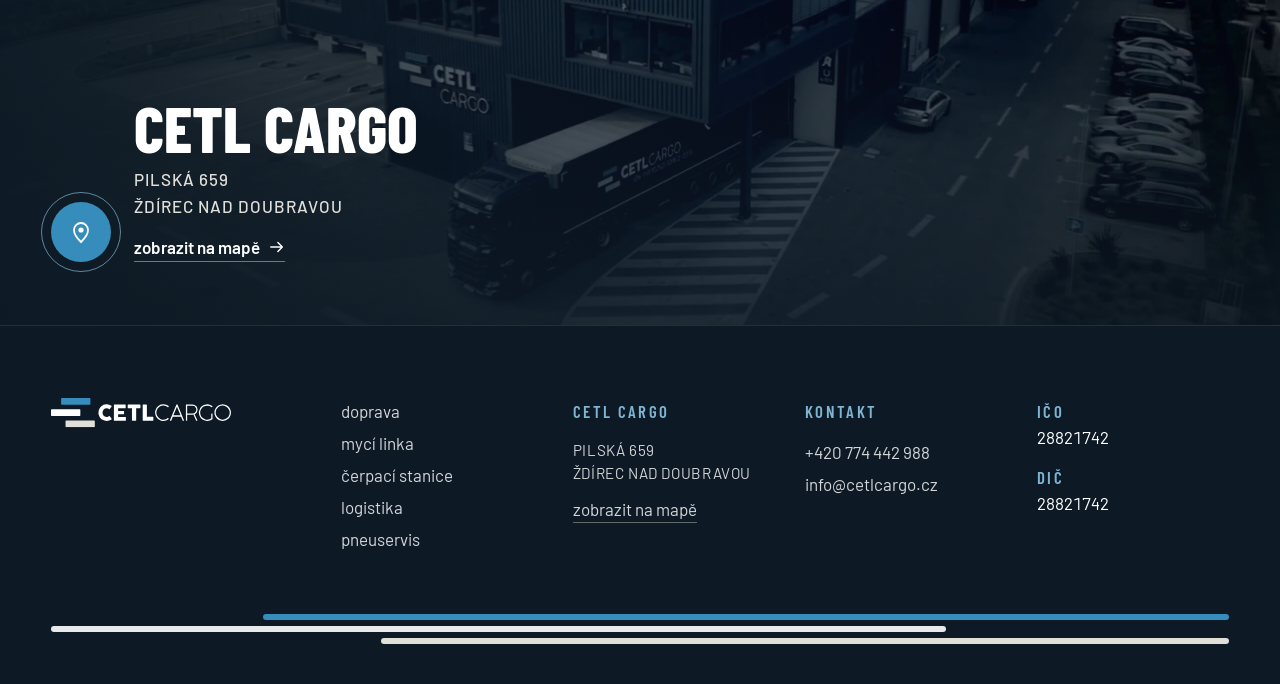
<file: web/kariera.html>
<!doctype html>
<html lang="cs">
<head>
<meta charset="utf-8">
<meta name="viewport" content="width=device-width, initial-scale=1">
<title>Kariéra</title>
<script>document.documentElement.classList.add('js')</script>
<meta name="description" content="CETL Cargo – logistický areál ve Ždírci nad Doubravou.">
<link rel="stylesheet" href="assets/site.css">
</head>
<body>
<svg width="0" height="0" style="position:absolute" aria-hidden="true">
  <symbol id="logo" viewBox="0 0 507.36 82.34">
    <path style="fill:var(--lw,#162837)" d="M170.09,21.76a1.88,1.88,0,0,1,.77.79,1.3,1.3,0,0,1-.09,1.17l-5.18,7.350a1.23,1.23,0,0,1-.72.6,1.39,1.39,0,0,1-.94-.26,11.54,11.54,0,0,0-3.310-1.75,11.78,11.78,0,0,0-3.830-.61,11.130,11.130,0,0,0-8.270,3.55,12.110,12.110,0,0,0-2.390,3.86,13,13,0,0,0-.86,4.72,12.84,12.84,0,0,0,.86,4.71,11.870,11.870,0,0,0,2.390,3.83,11.380,11.380,0,0,0,3.650,2.590,11.2,11.2,0,0,0,4.620.95,11.790,11.790,0,0,0,3.860-.63A12.170,12.170,0,0,0,164,50.87a1.37,1.37,0,0,1,.91-.28,1.28,1.28,0,0,1,.74.55l5.240,7.540a1.22,1.22,0,0,1,.09,1.130,1.940,1.940,0,0,1-.76.77,24.540,24.540,0,0,1-6.210,3,23.4,23.4,0,0,1-18.830-2.130,23.370,23.370,0,0,1-4.730-3.660,23.930,23.930,0,0,1-3.670-4.720A23.730,23.730,0,0,1,134.42,35a24,24,0,0,1,2.360-5.610,23.610,23.610,0,0,1,3.670-4.760A23.070,23.070,0,0,1,145.18,21a24.510,24.510,0,0,1,5.590-2.360A23.750,23.750,0,0,1,164,18.8,23.660,23.660,0,0,1,170.09,21.76Z"/>
    <path style="fill:var(--lw,#162837)" d="M177.33,19.86a1.43,1.43,0,0,1,.35-1,1.25,1.25,0,0,1,1-.38h30.4a1.35,1.35,0,0,1,1,.39,1.5,1.5,0,0,1,.37,1.07v7.58a1.54,1.54,0,0,1-.37,1A1.26,1.26,0,0,1,209,29H189.18v7.6h15.33a1.65,1.65,0,0,1,1,.27,1,1,0,0,1,.38.92v6.62a1.29,1.29,0,0,1-.33.83,1.24,1.24,0,0,1-1,.4H189.18v7.84h20.6a1.23,1.23,0,0,1,1.38,1.41v7.7a.8.8,0,0,1-.25.55c-.08.57-.5.85-1.26.85h-31a1.46,1.46,0,0,1-1-.32,1.27,1.27,0,0,1-.36-1Z"/>
    <path style="fill:var(--lw,#162837)" d="M216.21,19.79a1.27,1.27,0,0,1,.41-1,1.52,1.52,0,0,1,1-.36h33a1.55,1.55,0,0,1,1,.33,1.36,1.36,0,0,1,.49,1V27.4a1.66,1.66,0,0,1-.38,1.05,1.28,1.28,0,0,1-1.09.51H240.05V62.51a1.45,1.45,0,0,1-.4,1,1.33,1.33,0,0,1-1,.44h-9a1.47,1.47,0,0,1-1-.41,1.36,1.36,0,0,1-.46-1V29H217.65a1.46,1.46,0,0,1-1-.4,1.55,1.55,0,0,1-.41-1.16Z"/>
    <path style="fill:var(--lw,#162837)" d="M258.44,19.76a1.39,1.39,0,0,1,.36-1,1.35,1.35,0,0,1,1-.39h9.07a1.47,1.47,0,0,1,.95.36,1.36,1.36,0,0,1,.46,1V53.1h16.85a1.38,1.38,0,0,1,1,.37,1.3,1.3,0,0,1,.4,1v8.06a1.47,1.47,0,0,1-.35,1,1.3,1.3,0,0,1-1,.46H259.79a1.19,1.19,0,0,1-1.350-1.350Z"/>
    <path style="fill:var(--lm,#162837)" d="M82.65,48.78a1.82,1.82,0,0,1-1.82,1.82h-79A1.81,1.81,0,0,1,0,48.78V33.55a1.81,1.81,0,0,1,1.81-1.81h79a1.82,1.82,0,0,1,1.82,1.81Z"/>
    <path style="fill:#368dbc" d="M30.21,0h79A1.81,1.81,0,0,1,111,1.81V17a1.82,1.82,0,0,1-1.82,1.82h-79A1.82,1.82,0,0,1,28.39,17V1.82A1.82,1.82,0,0,1,30.21,0Z"/>
    <path style="fill:#e0dfda" d="M42.7,63.48h79a1.82,1.82,0,0,1,1.82,1.82V80.52a1.82,1.82,0,0,1-1.82,1.82h-79a1.81,1.81,0,0,1-1.81-1.81V65.29A1.82,1.82,0,0,1,42.7,63.48Z"/>
    <path style="fill:var(--lw,#162837)" d="M331.35,22.8a1.18,1.18,0,0,1,.65.95,1,1,0,0,1-.25.64l-.82,1a3,3,0,0,1-.42.4.71.71,0,0,1-.44.15,2.33,2.33,0,0,1-1.23-.55,23.37,23.37,0,0,0-5.62-3A17.86,17.86,0,0,0,317,21.33a19.54,19.54,0,0,0-5.39.73,19.79,19.79,0,0,0-4.8,2.07,20.33,20.33,0,0,0-9.11,11.92,18.51,18.51,0,0,0-.71,5.09,18,18,0,0,0,.75,5.16,20.49,20.49,0,0,0,2.09,4.76A21.48,21.48,0,0,0,303,55.14a21.93,21.93,0,0,0,4,3.2,19.72,19.72,0,0,0,4.63,2.1,17.12,17.12,0,0,0,5,.75,18.23,18.23,0,0,0,3.23-.3,21.36,21.36,0,0,0,3.29-.89,22,22,0,0,0,3.18-1.43,17.75,17.75,0,0,0,2.83-1.91,1.24,1.24,0,0,1,.77-.28,1.38,1.38,0,0,1,1.13.77l.46.74a1.5,1.5,0,0,1,.21.76,1.35,1.35,0,0,1-.61,1.13,23.41,23.41,0,0,1-6.62,3.57,23.7,23.7,0,0,1-13.9.45,22.770,22.770,0,0,1-5.57-2.36,24,24,0,0,1-4.74-3.66A22.8,22.8,0,0,1,296.71,53a24.19,24.19,0,0,1-2.36-5.63,23.05,23.05,0,0,1-.84-6.25A23.12,23.12,0,0,1,296.7,29.4a23.59,23.59,0,0,1,3.66-4.72A22.83,22.83,0,0,1,305.11,21a24.55,24.55,0,0,1,5.62-2.36,23.51,23.51,0,0,1,13.91.45A22.58,22.58,0,0,1,331.35,22.8Z"/>
    <path style="fill:var(--lw,#162837)" d="M335.22,62.85c.14-.47.29-.9.44-1.3s.3-.76.45-1.09l17.22-41.25a2.68,2.68,0,0,1,.37-.61.81.81,0,0,1,.7-.28h1.26a.86.86,0,0,1,.73.28c.14.18.28.37.4.55l18,43.33a1.22,1.22,0,0,1,.06.29,3.070,3.070,0,0,1,0,.32c0,.49-.33.78-1,.86h-1.62l-.13,0H372a1.14,1.14,0,0,1-1.1-.85l-4.29-10.42H343.4l-2.28,5.6q-1.1,2.67-2,4.88a1.12,1.12,0,0,1-1.07.76.94.94,0,0,1-.28,0h-1.62c-.66-.06-1-.33-1-.79V63A.32.32,0,0,1,335.22,62.85Zm9.77-14h20.07l-10-24.49Z"/>
    <path style="fill:var(--lw,#162837)" d="M399.1,18.41a14.27,14.27,0,0,1,10.06,4.25,14.44,14.44,0,0,1,3,4.53,14.28,14.28,0,0,1-1.24,13.38,14.67,14.67,0,0,1-2.66,3,13.91,13.91,0,0,1-3.42,2.16l7.690,16.85a1.68,1.68,0,0,1,.15.55,1.41,1.41,0,0,1-.06.47c0,.1-.15.17-.33.22a3.42,3.42,0,0,1-.86.1h-1.66a.81.81,0,0,1-.79-.58l-7.54-16.7a10.790,10.790,0,0,1-1.24.23,12.320,12.320,0,0,1-1.43.07H383.87V62.85a1,1,0,0,1-1.11,1.1h-1.31a1,1,0,0,1-1.11-1.1V19.42a2.520,2.520,0,0,1,.4-.78.94.94,0,0,1,.71-.23Zm-1.78,25.07h.49c.8,0,1.58,0,2.36-.06a8,8,0,0,0,2.3-.46,11.42,11.42,0,0,0,2.94-1.53,10.38,10.38,0,0,0,2.31-2.32,10.74,10.74,0,0,0,1.51-3,11.06,11.06,0,0,0,.53-3.41,10.89,10.89,0,0,0-3.11-7.64,10.86,10.86,0,0,0-3.42-2.33,10.24,10.24,0,0,0-4.22-.86H383.87V43.48Z"/>
    <path style="fill:var(--lw,#162837)" d="M440.27,21.51a19.31,19.31,0,0,0-5.35.73,21.09,21.09,0,0,0-4.76,2,19.76,19.76,0,0,0-4,3.13,19.37,19.37,0,0,0-3.06,4,20.87,20.87,0,0,0-1.94,4.7,19.53,19.53,0,0,0,0,10.4,20,20,0,0,0,2,4.72,19.64,19.64,0,0,0,3.09,4A20.24,20.24,0,0,0,435,60.34a19.08,19.08,0,0,0,5.2.7A18.58,18.58,0,0,0,446.71,60a19.61,19.61,0,0,0,5.1-2.68V45a1,1,0,0,1,1.12-1.13h1.27a1.18,1.18,0,0,1,.83.29,1.1,1.1,0,0,1,.3.84V58.59a1,1,0,0,1-.2.6,2.71,2.71,0,0,1-.57.53,28.23,28.23,0,0,1-6.64,3.49,22.16,22.16,0,0,1-7.72,1.32,22.89,22.89,0,0,1-11.75-3.17,23.67,23.67,0,0,1-4.71-3.63,22.92,22.92,0,0,1-3.62-4.7,23.74,23.74,0,0,1-2.33-5.58,23.42,23.42,0,0,1,2.34-18,23.73,23.73,0,0,1,3.63-4.72,23.47,23.47,0,0,1,4.7-3.66A23.19,23.19,0,0,1,434,18.74a22.42,22.42,0,0,1,6.2-.85,22.73,22.73,0,0,1,9,1.84c.49.23,1.07.51,1.76.86s1.33.71,2,1.1a13.15,13.15,0,0,1,1.59,1.15c.44.38.66.71.66,1a1,1,0,0,1-.25.64l-.82,1a2.53,2.53,0,0,1-.41.4.69.69,0,0,1-.44.15,2.32,2.32,0,0,1-1.21-.55,22.39,22.39,0,0,0-5.63-3A18.56,18.56,0,0,0,440.27,21.51Z"/>
    <path style="fill:var(--lw,#162837)" d="M460.69,41.24a23.37,23.37,0,0,1,3.17-11.78,23.64,23.64,0,0,1,8.38-8.4,24.63,24.63,0,0,1,5.58-2.36,23.3,23.3,0,0,1,12.4,0,24,24,0,0,1,5.57,2.36,23.54,23.54,0,0,1,4.72,3.65,23,23,0,0,1,3.65,4.74,23.79,23.79,0,0,1,2.36,5.6,23,23,0,0,1,.84,6.22,22.74,22.74,0,0,1-.84,6.2A23.85,23.85,0,0,1,504.16,53a23.06,23.06,0,0,1-3.65,4.7,23.18,23.18,0,0,1-16.5,6.8,23.18,23.18,0,0,1-6.2-.82,23.44,23.44,0,0,1-5.58-2.35,23.14,23.14,0,0,1-4.72-3.64,23.11,23.11,0,0,1-6-10.29A23,23,0,0,1,460.69,41.24Zm3.59,0a19.25,19.25,0,0,0,1.54,7.7A19.83,19.83,0,0,0,476.33,59.4a19.85,19.85,0,0,0,12.95.84,19.76,19.76,0,0,0,8.7-5.07,19.27,19.27,0,0,0,3.1-4,19.74,19.74,0,0,0,2-4.72,19.52,19.52,0,0,0,.71-5.26,18.85,18.85,0,0,0-1.57-7.66A20,20,0,0,0,491.7,23,19,19,0,0,0,484,21.48a19.39,19.39,0,0,0-5.25.7,20.31,20.31,0,0,0-4.74,2,19.39,19.39,0,0,0-4,3.1,20.6,20.6,0,0,0-3.08,4A19.57,19.57,0,0,0,465,36,19.33,19.33,0,0,0,464.28,41.21Z"/>
  </symbol>
</svg>

<div class="bg light" aria-hidden="true">
  <img src="img/hero-kariera.jpg" alt="" class="kb">
  <div class="tint"></div>
  <div class="shade"></div>
  <div class="grain"></div>
</div>

<div class="curtain" aria-hidden="true"><i></i><i></i><i></i></div>

<header class="top">
  <a class="brand" href="index.html" aria-label="CETL Cargo – úvod">
    <svg viewBox="0 0 507.36 82.34" style="--lw:#fff;--lm:#fff" aria-hidden="true"><use href="#logo"/></svg>
  </a>
  <nav class="nav" aria-label="Hlavní navigace">
    <ul>
      <li><a href="doprava.html">doprava</a>
        <ul class="sub"><li><a href="doprava.html#dispecink">dispečink kontakty</a></li><li><a href="doprava.html#onas">o nás</a></li><li><a href="doprava.html#park">vozový park</a></li><li><a href="doprava.html#kestazeni">ke stažení</a></li></ul></li>
      <li><a href="myci-linka.html">mycí linka</a>
        <ul class="sub"><li><a href="myci-linka.html#rezervace">rezervační formulář</a></li><li><a href="myci-linka.html#zakaznici">kontakt</a></li></ul></li>
      <li><a href="cerpaci-stanice.html">čerpací stanice</a>
        <ul class="sub"><li><a href="cerpaci-stanice.html#ceny">aktuální ceny</a></li><li><a href="cerpaci-stanice.html#kontakt">kontakt</a></li></ul></li>
      <li><a href="logistika.html">skladové prostory</a>
        <ul class="sub"><li><a href="logistika.html#sklady">skladování</a></li><li><a href="logistika.html#manipulace">manipulace materiálem</a></li><li><a href="logistika.html#logistika">výrobní prostory</a></li><li><a href="logistika.html#parkoviste">hlídané parkoviště</a></li></ul></li>
      <li><a href="pneuservis.html">pneuservis</a>
        <ul class="sub"><li><a href="pneuservis.html#cenik">ceník</a></li></ul></li>
      <li><a href="kariera.html" aria-current="page">kariéra</a></li>
      <li><a href="kontakt.html">kontakt</a></li>
    </ul>
  </nav>
  <button class="burger" aria-expanded="false" aria-controls="mnav" aria-label="Menu"><i></i><i></i></button>
</header>

<nav class="mnav" id="mnav" aria-label="Menu">
  <ul>
    <li><a href="doprava.html">doprava</a><div class="msub"><a href="doprava.html#dispecink">dispečink kontakty</a><a href="doprava.html#onas">o nás</a><a href="doprava.html#park">vozový park</a><a href="doprava.html#kestazeni">ke stažení</a></div></li>
    <li><a href="myci-linka.html">mycí linka</a><div class="msub"><a href="myci-linka.html#rezervace">rezervační formulář</a><a href="myci-linka.html#zakaznici">kontakt</a></div></li>
    <li><a href="cerpaci-stanice.html">čerpací stanice</a><div class="msub"><a href="cerpaci-stanice.html#ceny">aktuální ceny</a><a href="cerpaci-stanice.html#kontakt">kontakt</a></div></li>
    <li><a href="logistika.html">skladové prostory</a><div class="msub"><a href="logistika.html#sklady">skladování</a><a href="logistika.html#manipulace">manipulace materiálem</a><a href="logistika.html#logistika">výrobní prostory</a><a href="logistika.html#parkoviste">hlídané parkoviště</a></div></li>
    <li><a href="pneuservis.html">pneuservis</a><div class="msub"><a href="pneuservis.html#cenik">ceník</a></div></li>
    <li><a href="kariera.html" aria-current="page">kariéra</a></li>
    <li><a href="kontakt.html">kontakt</a></li>
  </ul>
</nav>

<main>
  <section class="sub-hero">
    <div class="hero-inner">
      <p class="kicker"><span class="bars" aria-hidden="true"><b></b><b></b><b></b></span></p>
      <h1><span class="line"><span>aktuální volné pozice</span></span></h1>
      <p class="sub-lead">Pojďte k nám pracovat. Nabízíme stabilní zázemí, přátelskou atmosféru a mnoho dalších benefitů.<br>Sídlíme ve Ždírci nad Doubravou.</p>
    </div>
  </section>

  <section class="panel">
    <ul class="jobs">
      <li><a class="job" href="pozice-ridic-soupravy-mezinarodne.html">
        <span class="job-title">Řidič soupravy – mezinárodně</span>
        <span class="job-type">plný úvazek</span>
        <span class="job-where">CZ, DE, F, NL, B, DK, I, CH, ES</span>
        <span class="job-go" aria-hidden="true"><svg viewBox="0 0 18 18" aria-hidden="true"><path d="M2 9h13M10 4l5 5-5 5" fill="none" stroke="currentColor" stroke-width="1.6" stroke-linecap="round" stroke-linejoin="round"/></svg></span>
      </a></li>
      <li><a class="job taken" href="pozice-ridic-plachtove-dodavky-pouze-cz.html">
        <span class="job-title">Řidič plachtové dodávky – pouze CZ <span class="badge">obsazeno</span></span>
        <span class="job-type">plný úvazek</span>
        <span class="job-where">Ždírec nad Doubravou</span>
        <span class="job-go" aria-hidden="true"><svg viewBox="0 0 18 18" aria-hidden="true"><path d="M2 9h13M10 4l5 5-5 5" fill="none" stroke="currentColor" stroke-width="1.6" stroke-linecap="round" stroke-linejoin="round"/></svg></span>
      </a></li>
      <li><a class="job" href="pozice-ridic.html">
        <span class="job-title">Řidič plachtové dodávky – mezinárodně</span>
        <span class="job-type">plný úvazek</span>
        <span class="job-where">Ždírec nad Doubravou</span>
        <span class="job-go" aria-hidden="true"><svg viewBox="0 0 18 18" aria-hidden="true"><path d="M2 9h13M10 4l5 5-5 5" fill="none" stroke="currentColor" stroke-width="1.6" stroke-linecap="round" stroke-linejoin="round"/></svg></span>
      </a></li>
    </ul>
  </section>
</main>

<a class="locband" href="https://goo.gl/maps/3A5HwyNQzuy6ZbdF9" target="_blank" rel="noopener">
  <img src="img/mapa-areal.jpg" alt="" loading="lazy">
  <div class="loc-inner">
    <span class="pin" aria-hidden="true"><svg viewBox="0 0 24 24"><path d="M12 22s7-6.6 7-12a7 7 0 1 0-14 0c0 5.4 7 12 7 12z" fill="none" stroke="#fff" stroke-width="1.8"/><circle cx="12" cy="10" r="2.6" fill="#fff"/></svg></span>
    <div>
      <p class="loc-name">Cetl Cargo</p>
      <p class="loc-addr">pilská 659<br>Ždírec nad Doubravou</p>
      <span class="loc-cta">zobrazit na mapě <svg width="16" height="16" viewBox="0 0 18 18" aria-hidden="true"><path d="M2 9h13M10 4l5 5-5 5" fill="none" stroke="currentColor" stroke-width="1.6" stroke-linecap="round" stroke-linejoin="round"/></svg></span>
    </div>
  </div>
</a>

<footer class="foot">
  <div class="foot-grid">
    <div>
      <a class="brand" href="index.html" aria-label="CETL Cargo – úvod">
        <svg viewBox="0 0 507.36 82.34" style="--lw:#fff;--lm:#fff" aria-hidden="true"><use href="#logo"/></svg>
      </a>
    </div>
    <div>
      <ul>
        <li><a href="doprava.html">doprava</a></li>
        <li><a href="myci-linka.html">mycí linka</a></li>
        <li><a href="cerpaci-stanice.html">čerpací stanice</a></li>
        <li><a href="logistika.html">logistika</a></li>
        <li><a href="pneuservis.html">pneuservis</a></li>
      </ul>
    </div>
    <div>
      <h3>Cetl Cargo</h3>
      <p class="addr">pilská 659<br>Ždírec nad Doubravou</p>
      <a class="maplink" href="https://goo.gl/maps/9M49HyW6oiEzfwva7" target="_blank" rel="noopener">zobrazit na mapě</a>
    </div>
    <div>
      <h3>kontakt</h3>
      <ul>
        <li><a href="tel:+420774442988">+420 774 442 988</a></li>
        <li><a href="mailto:info@cetlcargo.cz">info@cetlcargo.cz</a></li>
      </ul>
    </div>
    <div>
      <dl class="ids">
        <dt>ičo</dt><dd>28821742</dd>
        <dt>dič</dt><dd>28821742</dd>
      </dl>
    </div>
  </div>
  <div class="foot-bars" aria-hidden="true"><i></i><i></i><i></i></div>
</footer>

<div class="cookie" role="region" aria-label="Cookies">
  <p>Tento web používá cookies pro analytiku a marketing. <a href="osobni-udaje.html">Více info</a>.</p>
  <div class="row"><button class="ok" type="button">Souhlasím</button><button class="no" type="button">Odmítnout</button></div>
</div>
<script src="assets/site.js"></script>
</body>
</html>
</file>
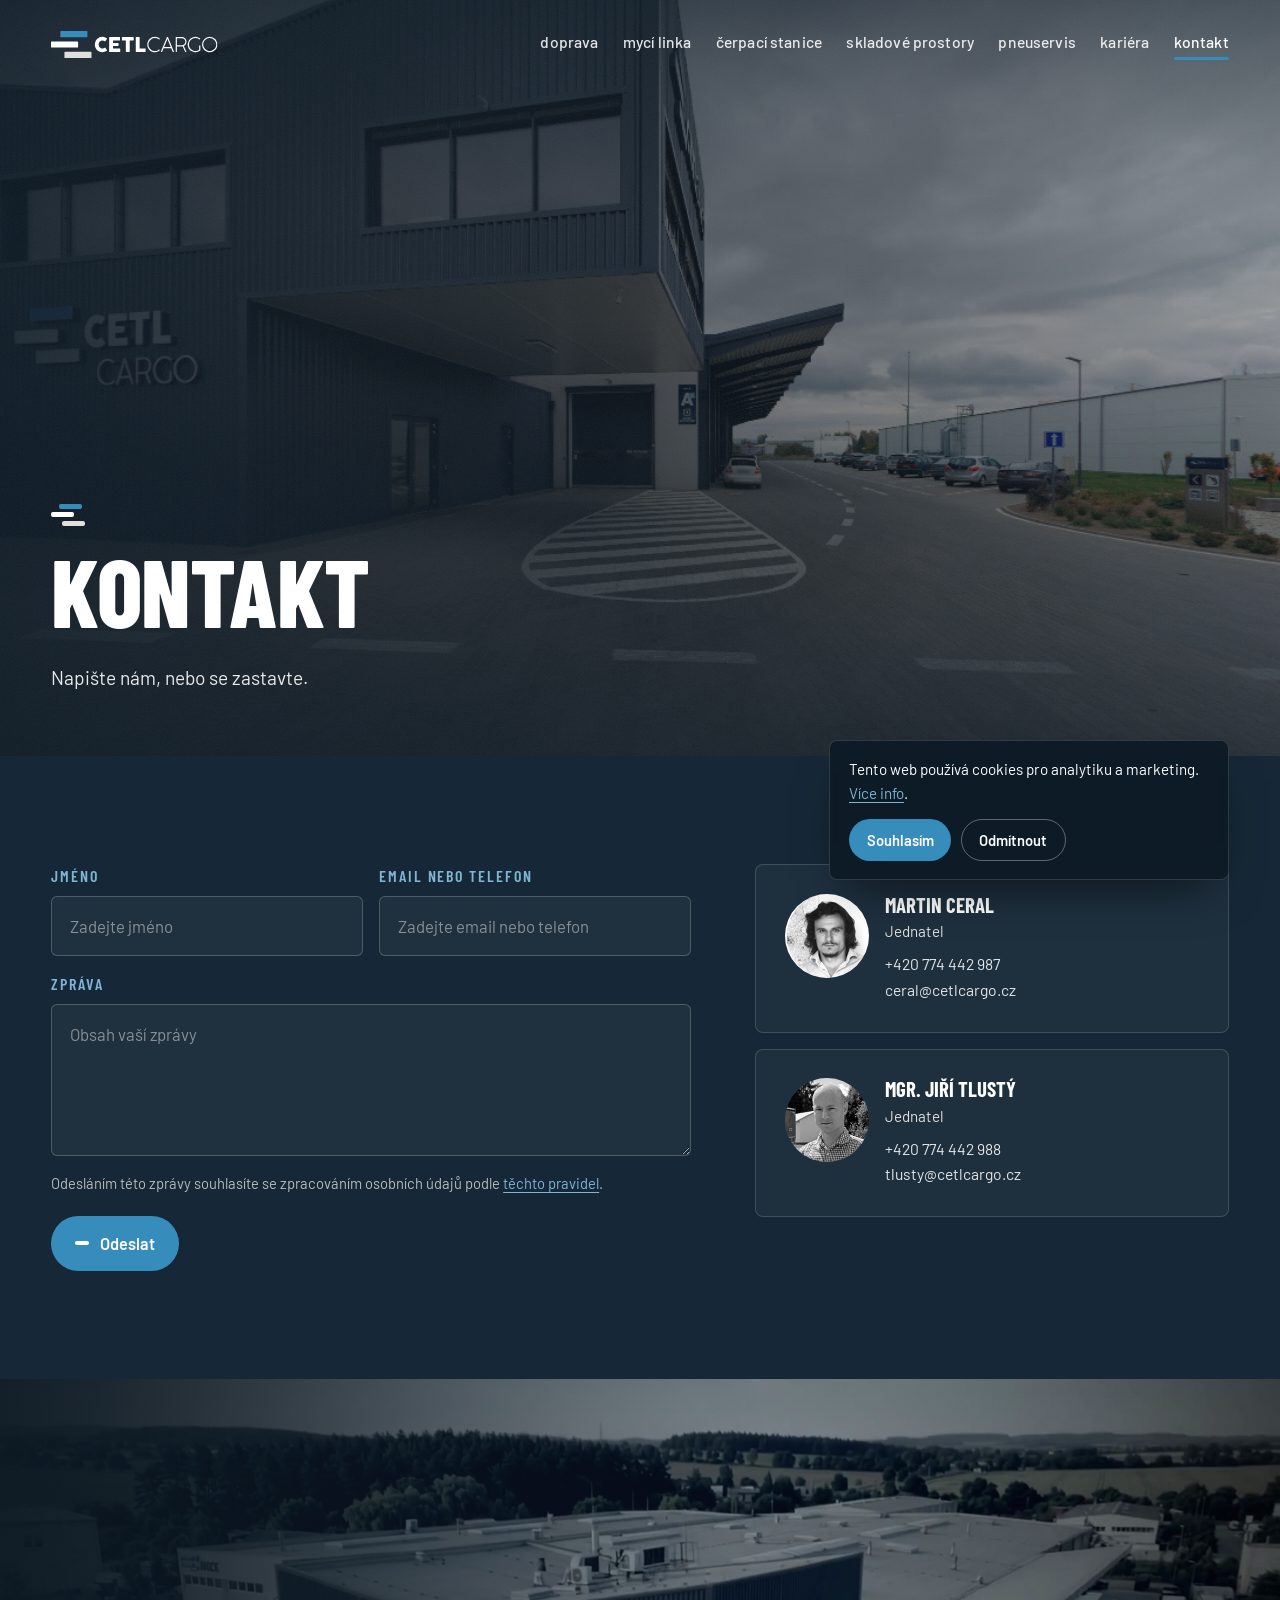
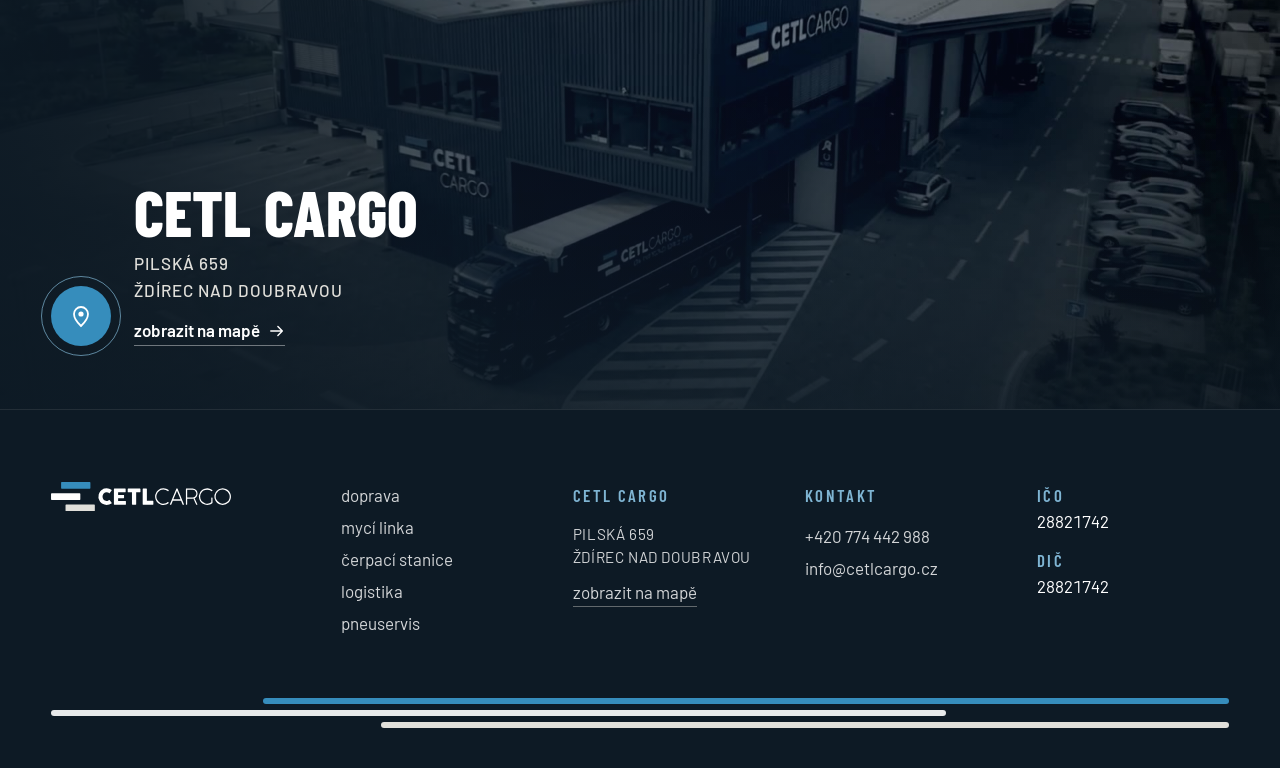
<file: web/kontakt.html>
<!doctype html>
<html lang="cs">
<head>
<meta charset="utf-8">
<meta name="viewport" content="width=device-width, initial-scale=1">
<title>Kontakt</title>
<script>document.documentElement.classList.add('js')</script>
<meta name="description" content="CETL Cargo – logistický areál ve Ždírci nad Doubravou.">
<link rel="stylesheet" href="assets/site.css">
</head>
<body>
<svg width="0" height="0" style="position:absolute" aria-hidden="true">
  <symbol id="logo" viewBox="0 0 507.36 82.34">
    <path style="fill:var(--lw,#162837)" d="M170.09,21.76a1.88,1.88,0,0,1,.77.79,1.3,1.3,0,0,1-.09,1.17l-5.18,7.350a1.23,1.23,0,0,1-.72.6,1.39,1.39,0,0,1-.94-.26,11.54,11.54,0,0,0-3.310-1.75,11.78,11.78,0,0,0-3.830-.61,11.130,11.130,0,0,0-8.270,3.55,12.110,12.110,0,0,0-2.390,3.86,13,13,0,0,0-.86,4.72,12.84,12.84,0,0,0,.86,4.71,11.870,11.870,0,0,0,2.390,3.83,11.380,11.380,0,0,0,3.650,2.590,11.2,11.2,0,0,0,4.620.95,11.790,11.790,0,0,0,3.860-.63A12.170,12.170,0,0,0,164,50.87a1.37,1.37,0,0,1,.91-.28,1.28,1.28,0,0,1,.74.55l5.240,7.540a1.22,1.22,0,0,1,.09,1.130,1.940,1.940,0,0,1-.76.77,24.540,24.540,0,0,1-6.210,3,23.4,23.4,0,0,1-18.830-2.130,23.370,23.370,0,0,1-4.730-3.660,23.930,23.930,0,0,1-3.670-4.720A23.730,23.730,0,0,1,134.42,35a24,24,0,0,1,2.360-5.610,23.610,23.610,0,0,1,3.670-4.760A23.070,23.070,0,0,1,145.18,21a24.510,24.510,0,0,1,5.590-2.360A23.750,23.750,0,0,1,164,18.8,23.660,23.660,0,0,1,170.09,21.76Z"/>
    <path style="fill:var(--lw,#162837)" d="M177.33,19.86a1.43,1.43,0,0,1,.35-1,1.25,1.25,0,0,1,1-.38h30.4a1.35,1.35,0,0,1,1,.39,1.5,1.5,0,0,1,.37,1.07v7.58a1.54,1.54,0,0,1-.37,1A1.26,1.26,0,0,1,209,29H189.18v7.6h15.33a1.65,1.65,0,0,1,1,.27,1,1,0,0,1,.38.92v6.62a1.29,1.29,0,0,1-.33.83,1.24,1.24,0,0,1-1,.4H189.18v7.84h20.6a1.23,1.23,0,0,1,1.38,1.41v7.7a.8.8,0,0,1-.25.55c-.08.57-.5.85-1.26.85h-31a1.46,1.46,0,0,1-1-.32,1.27,1.27,0,0,1-.36-1Z"/>
    <path style="fill:var(--lw,#162837)" d="M216.21,19.79a1.27,1.27,0,0,1,.41-1,1.52,1.52,0,0,1,1-.36h33a1.55,1.55,0,0,1,1,.33,1.36,1.36,0,0,1,.49,1V27.4a1.66,1.66,0,0,1-.38,1.05,1.28,1.28,0,0,1-1.09.51H240.05V62.51a1.45,1.45,0,0,1-.4,1,1.33,1.33,0,0,1-1,.44h-9a1.47,1.47,0,0,1-1-.41,1.36,1.36,0,0,1-.46-1V29H217.65a1.46,1.46,0,0,1-1-.4,1.55,1.55,0,0,1-.41-1.16Z"/>
    <path style="fill:var(--lw,#162837)" d="M258.44,19.76a1.39,1.39,0,0,1,.36-1,1.35,1.35,0,0,1,1-.39h9.07a1.47,1.47,0,0,1,.95.36,1.36,1.36,0,0,1,.46,1V53.1h16.85a1.38,1.38,0,0,1,1,.37,1.3,1.3,0,0,1,.4,1v8.06a1.47,1.47,0,0,1-.35,1,1.3,1.3,0,0,1-1,.46H259.79a1.19,1.19,0,0,1-1.350-1.350Z"/>
    <path style="fill:var(--lm,#162837)" d="M82.65,48.78a1.82,1.82,0,0,1-1.82,1.82h-79A1.81,1.81,0,0,1,0,48.78V33.55a1.81,1.81,0,0,1,1.81-1.81h79a1.82,1.82,0,0,1,1.82,1.81Z"/>
    <path style="fill:#368dbc" d="M30.21,0h79A1.81,1.81,0,0,1,111,1.81V17a1.82,1.82,0,0,1-1.82,1.82h-79A1.82,1.82,0,0,1,28.39,17V1.82A1.82,1.82,0,0,1,30.21,0Z"/>
    <path style="fill:#e0dfda" d="M42.7,63.48h79a1.82,1.82,0,0,1,1.82,1.82V80.52a1.82,1.82,0,0,1-1.82,1.82h-79a1.81,1.81,0,0,1-1.81-1.81V65.29A1.82,1.82,0,0,1,42.7,63.48Z"/>
    <path style="fill:var(--lw,#162837)" d="M331.35,22.8a1.18,1.18,0,0,1,.65.95,1,1,0,0,1-.25.64l-.82,1a3,3,0,0,1-.42.4.71.71,0,0,1-.44.15,2.33,2.33,0,0,1-1.23-.55,23.37,23.37,0,0,0-5.62-3A17.86,17.86,0,0,0,317,21.33a19.54,19.54,0,0,0-5.39.73,19.79,19.79,0,0,0-4.8,2.07,20.33,20.33,0,0,0-9.11,11.92,18.51,18.51,0,0,0-.71,5.09,18,18,0,0,0,.75,5.16,20.49,20.49,0,0,0,2.09,4.76A21.48,21.48,0,0,0,303,55.14a21.93,21.93,0,0,0,4,3.2,19.72,19.72,0,0,0,4.63,2.1,17.12,17.12,0,0,0,5,.75,18.23,18.23,0,0,0,3.23-.3,21.36,21.36,0,0,0,3.29-.89,22,22,0,0,0,3.18-1.43,17.75,17.75,0,0,0,2.83-1.91,1.24,1.24,0,0,1,.77-.28,1.38,1.38,0,0,1,1.13.77l.46.74a1.5,1.5,0,0,1,.21.76,1.35,1.35,0,0,1-.61,1.13,23.41,23.41,0,0,1-6.62,3.57,23.7,23.7,0,0,1-13.9.45,22.770,22.770,0,0,1-5.57-2.36,24,24,0,0,1-4.74-3.66A22.8,22.8,0,0,1,296.71,53a24.19,24.19,0,0,1-2.36-5.63,23.05,23.05,0,0,1-.84-6.25A23.12,23.12,0,0,1,296.7,29.4a23.59,23.59,0,0,1,3.66-4.72A22.83,22.83,0,0,1,305.11,21a24.55,24.55,0,0,1,5.62-2.36,23.51,23.51,0,0,1,13.91.45A22.58,22.58,0,0,1,331.35,22.8Z"/>
    <path style="fill:var(--lw,#162837)" d="M335.22,62.85c.14-.47.29-.9.44-1.3s.3-.76.45-1.09l17.22-41.25a2.68,2.68,0,0,1,.37-.61.81.81,0,0,1,.7-.28h1.26a.86.86,0,0,1,.73.28c.14.18.28.37.4.55l18,43.33a1.22,1.22,0,0,1,.06.29,3.070,3.070,0,0,1,0,.32c0,.49-.33.78-1,.86h-1.62l-.13,0H372a1.14,1.14,0,0,1-1.1-.85l-4.29-10.42H343.4l-2.28,5.6q-1.1,2.67-2,4.88a1.12,1.12,0,0,1-1.07.76.94.94,0,0,1-.28,0h-1.62c-.66-.06-1-.33-1-.79V63A.32.32,0,0,1,335.22,62.85Zm9.77-14h20.07l-10-24.49Z"/>
    <path style="fill:var(--lw,#162837)" d="M399.1,18.41a14.27,14.27,0,0,1,10.06,4.25,14.44,14.44,0,0,1,3,4.53,14.28,14.28,0,0,1-1.24,13.38,14.67,14.67,0,0,1-2.66,3,13.91,13.91,0,0,1-3.42,2.16l7.690,16.85a1.68,1.68,0,0,1,.15.55,1.41,1.41,0,0,1-.06.47c0,.1-.15.17-.33.22a3.42,3.42,0,0,1-.86.1h-1.66a.81.81,0,0,1-.79-.58l-7.54-16.7a10.790,10.790,0,0,1-1.24.23,12.320,12.320,0,0,1-1.43.07H383.87V62.85a1,1,0,0,1-1.11,1.1h-1.31a1,1,0,0,1-1.11-1.1V19.42a2.520,2.520,0,0,1,.4-.78.94.94,0,0,1,.71-.23Zm-1.78,25.07h.49c.8,0,1.58,0,2.36-.06a8,8,0,0,0,2.3-.46,11.42,11.42,0,0,0,2.94-1.53,10.38,10.38,0,0,0,2.31-2.32,10.74,10.74,0,0,0,1.51-3,11.06,11.06,0,0,0,.53-3.41,10.89,10.89,0,0,0-3.11-7.64,10.86,10.86,0,0,0-3.42-2.33,10.24,10.24,0,0,0-4.22-.86H383.87V43.48Z"/>
    <path style="fill:var(--lw,#162837)" d="M440.27,21.51a19.31,19.31,0,0,0-5.35.73,21.09,21.09,0,0,0-4.76,2,19.76,19.76,0,0,0-4,3.13,19.37,19.37,0,0,0-3.06,4,20.87,20.87,0,0,0-1.94,4.7,19.53,19.53,0,0,0,0,10.4,20,20,0,0,0,2,4.72,19.64,19.64,0,0,0,3.09,4A20.24,20.24,0,0,0,435,60.34a19.08,19.08,0,0,0,5.2.7A18.58,18.58,0,0,0,446.71,60a19.61,19.61,0,0,0,5.1-2.68V45a1,1,0,0,1,1.12-1.13h1.27a1.18,1.18,0,0,1,.83.29,1.1,1.1,0,0,1,.3.84V58.59a1,1,0,0,1-.2.6,2.71,2.71,0,0,1-.57.53,28.23,28.23,0,0,1-6.64,3.49,22.16,22.16,0,0,1-7.72,1.32,22.89,22.89,0,0,1-11.75-3.17,23.67,23.67,0,0,1-4.71-3.63,22.92,22.92,0,0,1-3.62-4.7,23.74,23.74,0,0,1-2.33-5.58,23.42,23.42,0,0,1,2.34-18,23.73,23.73,0,0,1,3.63-4.72,23.47,23.47,0,0,1,4.7-3.66A23.19,23.19,0,0,1,434,18.74a22.42,22.42,0,0,1,6.2-.85,22.73,22.73,0,0,1,9,1.84c.49.23,1.07.51,1.76.86s1.33.71,2,1.1a13.15,13.15,0,0,1,1.59,1.15c.44.38.66.71.66,1a1,1,0,0,1-.25.64l-.82,1a2.53,2.53,0,0,1-.41.4.69.69,0,0,1-.44.15,2.32,2.32,0,0,1-1.21-.55,22.39,22.39,0,0,0-5.63-3A18.56,18.56,0,0,0,440.27,21.51Z"/>
    <path style="fill:var(--lw,#162837)" d="M460.69,41.24a23.37,23.37,0,0,1,3.17-11.78,23.64,23.64,0,0,1,8.38-8.4,24.63,24.63,0,0,1,5.58-2.36,23.3,23.3,0,0,1,12.4,0,24,24,0,0,1,5.57,2.36,23.54,23.54,0,0,1,4.72,3.65,23,23,0,0,1,3.65,4.74,23.79,23.79,0,0,1,2.36,5.6,23,23,0,0,1,.84,6.22,22.74,22.74,0,0,1-.84,6.2A23.85,23.85,0,0,1,504.16,53a23.06,23.06,0,0,1-3.65,4.7,23.18,23.18,0,0,1-16.5,6.8,23.18,23.18,0,0,1-6.2-.82,23.44,23.44,0,0,1-5.58-2.35,23.14,23.14,0,0,1-4.72-3.64,23.11,23.11,0,0,1-6-10.29A23,23,0,0,1,460.69,41.24Zm3.59,0a19.25,19.25,0,0,0,1.54,7.7A19.83,19.83,0,0,0,476.33,59.4a19.85,19.85,0,0,0,12.95.84,19.76,19.76,0,0,0,8.7-5.07,19.27,19.27,0,0,0,3.1-4,19.74,19.74,0,0,0,2-4.72,19.52,19.52,0,0,0,.71-5.26,18.85,18.85,0,0,0-1.57-7.66A20,20,0,0,0,491.7,23,19,19,0,0,0,484,21.48a19.39,19.39,0,0,0-5.25.7,20.31,20.31,0,0,0-4.74,2,19.39,19.39,0,0,0-4,3.1,20.6,20.6,0,0,0-3.08,4A19.57,19.57,0,0,0,465,36,19.33,19.33,0,0,0,464.28,41.21Z"/>
  </symbol>
</svg>

<div class="bg light" aria-hidden="true">
  <img src="img/hero-kontakt.jpg" alt="" class="kb">
  <div class="tint"></div>
  <div class="shade"></div>
  <div class="grain"></div>
</div>

<div class="curtain" aria-hidden="true"><i></i><i></i><i></i></div>

<header class="top">
  <a class="brand" href="index.html" aria-label="CETL Cargo – úvod">
    <svg viewBox="0 0 507.36 82.34" style="--lw:#fff;--lm:#fff" aria-hidden="true"><use href="#logo"/></svg>
  </a>
  <nav class="nav" aria-label="Hlavní navigace">
    <ul>
      <li><a href="doprava.html">doprava</a>
        <ul class="sub"><li><a href="doprava.html#dispecink">dispečink kontakty</a></li><li><a href="doprava.html#onas">o nás</a></li><li><a href="doprava.html#park">vozový park</a></li><li><a href="doprava.html#kestazeni">ke stažení</a></li></ul></li>
      <li><a href="myci-linka.html">mycí linka</a>
        <ul class="sub"><li><a href="myci-linka.html#rezervace">rezervační formulář</a></li><li><a href="myci-linka.html#zakaznici">kontakt</a></li></ul></li>
      <li><a href="cerpaci-stanice.html">čerpací stanice</a>
        <ul class="sub"><li><a href="cerpaci-stanice.html#ceny">aktuální ceny</a></li><li><a href="cerpaci-stanice.html#kontakt">kontakt</a></li></ul></li>
      <li><a href="logistika.html">skladové prostory</a>
        <ul class="sub"><li><a href="logistika.html#sklady">skladování</a></li><li><a href="logistika.html#manipulace">manipulace materiálem</a></li><li><a href="logistika.html#logistika">výrobní prostory</a></li><li><a href="logistika.html#parkoviste">hlídané parkoviště</a></li></ul></li>
      <li><a href="pneuservis.html">pneuservis</a>
        <ul class="sub"><li><a href="pneuservis.html#cenik">ceník</a></li></ul></li>
      <li><a href="kariera.html">kariéra</a></li>
      <li><a href="kontakt.html" aria-current="page">kontakt</a></li>
    </ul>
  </nav>
  <button class="burger" aria-expanded="false" aria-controls="mnav" aria-label="Menu"><i></i><i></i></button>
</header>

<nav class="mnav" id="mnav" aria-label="Menu">
  <ul>
    <li><a href="doprava.html">doprava</a><div class="msub"><a href="doprava.html#dispecink">dispečink kontakty</a><a href="doprava.html#onas">o nás</a><a href="doprava.html#park">vozový park</a><a href="doprava.html#kestazeni">ke stažení</a></div></li>
    <li><a href="myci-linka.html">mycí linka</a><div class="msub"><a href="myci-linka.html#rezervace">rezervační formulář</a><a href="myci-linka.html#zakaznici">kontakt</a></div></li>
    <li><a href="cerpaci-stanice.html">čerpací stanice</a><div class="msub"><a href="cerpaci-stanice.html#ceny">aktuální ceny</a><a href="cerpaci-stanice.html#kontakt">kontakt</a></div></li>
    <li><a href="logistika.html">skladové prostory</a><div class="msub"><a href="logistika.html#sklady">skladování</a><a href="logistika.html#manipulace">manipulace materiálem</a><a href="logistika.html#logistika">výrobní prostory</a><a href="logistika.html#parkoviste">hlídané parkoviště</a></div></li>
    <li><a href="pneuservis.html">pneuservis</a><div class="msub"><a href="pneuservis.html#cenik">ceník</a></div></li>
    <li><a href="kariera.html">kariéra</a></li>
    <li><a href="kontakt.html" aria-current="page">kontakt</a></li>
  </ul>
</nav>

<main>
  <section class="sub-hero">
    <div class="hero-inner">
      <p class="kicker"><span class="bars" aria-hidden="true"><b></b><b></b><b></b></span></p>
      <h1><span class="line"><span>kontakt</span></span></h1>
      <p class="sub-lead">Napište nám, nebo se zastavte.</p>
    </div>
  </section>

  <section class="panel">
    <div class="contact-grid">
      <form class="form" data-mailto="info@cetlcargo.cz" data-subject="Web CETL Cargo – kontakt" novalidate>
        <div class="row2">
          <label class="field"><span class="lbl">jméno</span><input type="text" name="jmeno" placeholder="Zadejte jméno" required autocomplete="name"></label>
          <label class="field"><span class="lbl">email nebo telefon</span><input type="text" name="kontakt" placeholder="Zadejte email nebo telefon" required></label>
        </div>
        <label class="field"><span class="lbl">zpráva</span><textarea name="zprava" placeholder="Obsah vaší zprávy" required></textarea></label>
        <p class="consent">Odesláním této zprávy souhlasíte se zpracováním osobních údajů podle <a href="osobni-udaje.html">těchto pravidel</a>.</p>
        <p class="form-msg err" role="alert" hidden>Zkontrolujte, zda jsou všechna pole vyplněna.</p>
        <div class="form-actions"><button class="btn" type="submit">Odeslat</button></div>
      </form>
      <div><div class="card"><ul><li class="person"><span class="avatar"><img src="img/lide/ceral.jpg" alt="" loading="lazy"></span><div><p class="p-name">Martin Ceral</p><p class="p-role">jednatel</p><div class="p-links"><a href="tel:+420774442987">+420 774 442 987</a><a href="mailto:ceral@cetlcargo.cz">ceral@cetlcargo.cz</a></div></div></li></ul></div><div class="card"><ul><li class="person"><span class="avatar"><img src="img/lide/tlusty-jiri.jpg" alt="" loading="lazy"></span><div><p class="p-name">Mgr. Jiří Tlustý</p><p class="p-role">jednatel</p><div class="p-links"><a href="tel:+420774442988">+420 774 442 988</a><a href="mailto:tlusty@cetlcargo.cz">tlusty@cetlcargo.cz</a></div></div></li></ul></div></div>
    </div>
  </section>
</main>

<a class="locband" href="https://goo.gl/maps/3A5HwyNQzuy6ZbdF9" target="_blank" rel="noopener">
  <img src="img/mapa-areal.jpg" alt="" loading="lazy">
  <div class="loc-inner">
    <span class="pin" aria-hidden="true"><svg viewBox="0 0 24 24"><path d="M12 22s7-6.6 7-12a7 7 0 1 0-14 0c0 5.4 7 12 7 12z" fill="none" stroke="#fff" stroke-width="1.8"/><circle cx="12" cy="10" r="2.6" fill="#fff"/></svg></span>
    <div>
      <p class="loc-name">Cetl Cargo</p>
      <p class="loc-addr">pilská 659<br>Ždírec nad Doubravou</p>
      <span class="loc-cta">zobrazit na mapě <svg width="16" height="16" viewBox="0 0 18 18" aria-hidden="true"><path d="M2 9h13M10 4l5 5-5 5" fill="none" stroke="currentColor" stroke-width="1.6" stroke-linecap="round" stroke-linejoin="round"/></svg></span>
    </div>
  </div>
</a>

<footer class="foot">
  <div class="foot-grid">
    <div>
      <a class="brand" href="index.html" aria-label="CETL Cargo – úvod">
        <svg viewBox="0 0 507.36 82.34" style="--lw:#fff;--lm:#fff" aria-hidden="true"><use href="#logo"/></svg>
      </a>
    </div>
    <div>
      <ul>
        <li><a href="doprava.html">doprava</a></li>
        <li><a href="myci-linka.html">mycí linka</a></li>
        <li><a href="cerpaci-stanice.html">čerpací stanice</a></li>
        <li><a href="logistika.html">logistika</a></li>
        <li><a href="pneuservis.html">pneuservis</a></li>
      </ul>
    </div>
    <div>
      <h3>Cetl Cargo</h3>
      <p class="addr">pilská 659<br>Ždírec nad Doubravou</p>
      <a class="maplink" href="https://goo.gl/maps/9M49HyW6oiEzfwva7" target="_blank" rel="noopener">zobrazit na mapě</a>
    </div>
    <div>
      <h3>kontakt</h3>
      <ul>
        <li><a href="tel:+420774442988">+420 774 442 988</a></li>
        <li><a href="mailto:info@cetlcargo.cz">info@cetlcargo.cz</a></li>
      </ul>
    </div>
    <div>
      <dl class="ids">
        <dt>ičo</dt><dd>28821742</dd>
        <dt>dič</dt><dd>28821742</dd>
      </dl>
    </div>
  </div>
  <div class="foot-bars" aria-hidden="true"><i></i><i></i><i></i></div>
</footer>

<div class="cookie" role="region" aria-label="Cookies">
  <p>Tento web používá cookies pro analytiku a marketing. <a href="osobni-udaje.html">Více info</a>.</p>
  <div class="row"><button class="ok" type="button">Souhlasím</button><button class="no" type="button">Odmítnout</button></div>
</div>
<script src="assets/site.js"></script>
</body>
</html>
</file>
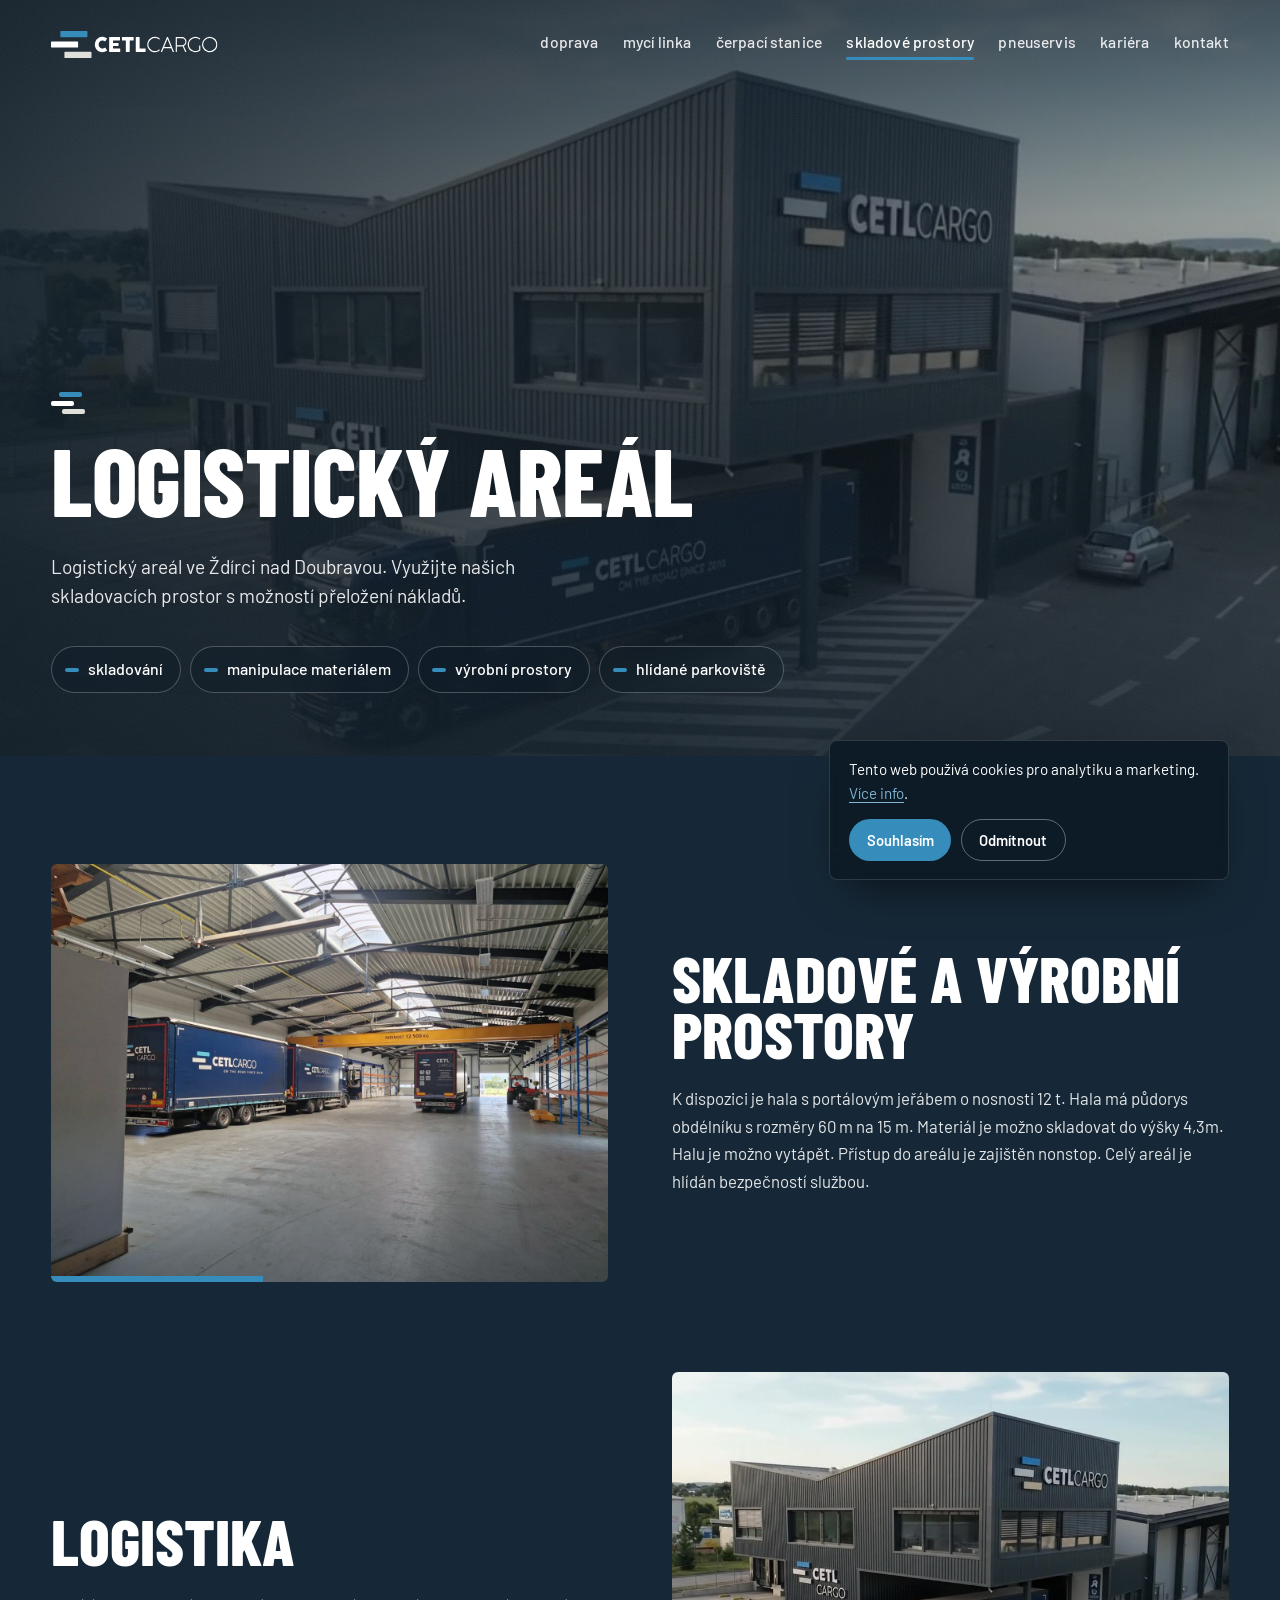
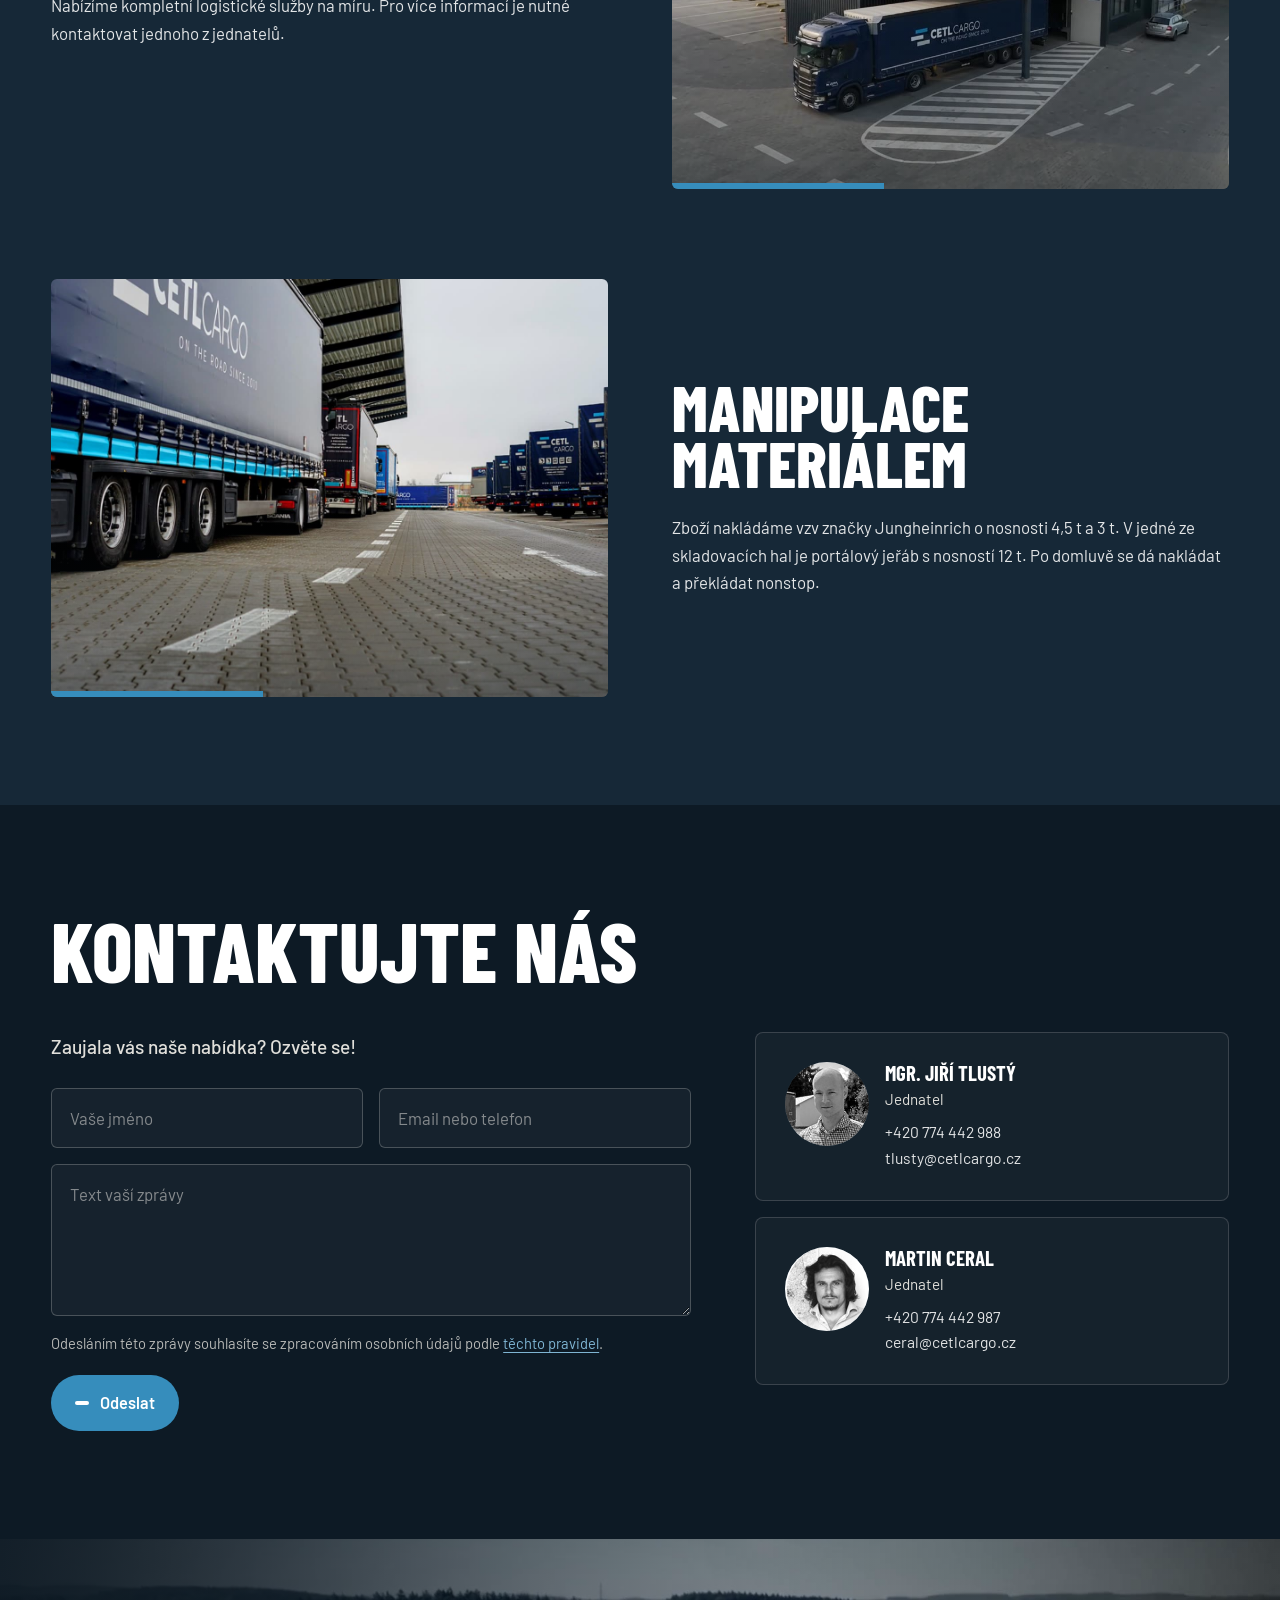
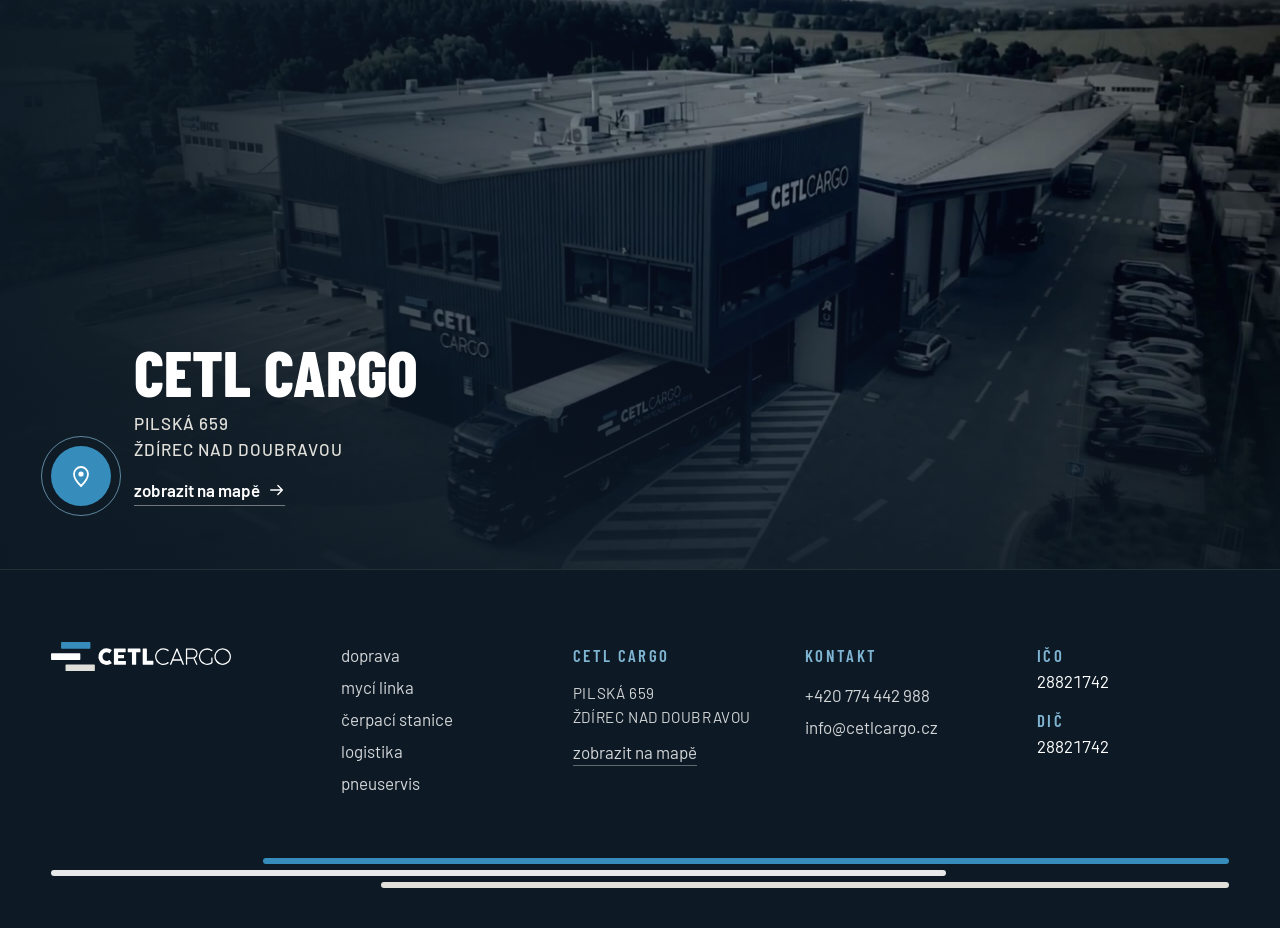
<file: web/logistika.html>
<!doctype html>
<html lang="cs">
<head>
<meta charset="utf-8">
<meta name="viewport" content="width=device-width, initial-scale=1">
<title>Logistika</title>
<script>document.documentElement.classList.add('js')</script>
<meta name="description" content="CETL Cargo – logistický areál ve Ždírci nad Doubravou.">
<link rel="stylesheet" href="assets/site.css">
</head>
<body>
<svg width="0" height="0" style="position:absolute" aria-hidden="true">
  <symbol id="logo" viewBox="0 0 507.36 82.34">
    <path style="fill:var(--lw,#162837)" d="M170.09,21.76a1.88,1.88,0,0,1,.77.79,1.3,1.3,0,0,1-.09,1.17l-5.18,7.350a1.23,1.23,0,0,1-.72.6,1.39,1.39,0,0,1-.94-.26,11.54,11.54,0,0,0-3.310-1.75,11.78,11.78,0,0,0-3.830-.61,11.130,11.130,0,0,0-8.270,3.55,12.110,12.110,0,0,0-2.390,3.86,13,13,0,0,0-.86,4.72,12.84,12.84,0,0,0,.86,4.71,11.870,11.870,0,0,0,2.390,3.83,11.380,11.380,0,0,0,3.650,2.590,11.2,11.2,0,0,0,4.620.95,11.790,11.790,0,0,0,3.860-.63A12.170,12.170,0,0,0,164,50.87a1.37,1.37,0,0,1,.91-.28,1.28,1.28,0,0,1,.74.55l5.240,7.540a1.22,1.22,0,0,1,.09,1.130,1.940,1.940,0,0,1-.76.77,24.540,24.540,0,0,1-6.210,3,23.4,23.4,0,0,1-18.830-2.130,23.370,23.370,0,0,1-4.730-3.660,23.930,23.930,0,0,1-3.670-4.720A23.730,23.730,0,0,1,134.42,35a24,24,0,0,1,2.360-5.610,23.610,23.610,0,0,1,3.670-4.760A23.070,23.070,0,0,1,145.18,21a24.510,24.510,0,0,1,5.590-2.360A23.750,23.750,0,0,1,164,18.8,23.660,23.660,0,0,1,170.09,21.76Z"/>
    <path style="fill:var(--lw,#162837)" d="M177.33,19.86a1.43,1.43,0,0,1,.35-1,1.25,1.25,0,0,1,1-.38h30.4a1.35,1.35,0,0,1,1,.39,1.5,1.5,0,0,1,.37,1.07v7.58a1.54,1.54,0,0,1-.37,1A1.26,1.26,0,0,1,209,29H189.18v7.6h15.33a1.65,1.65,0,0,1,1,.27,1,1,0,0,1,.38.92v6.62a1.29,1.29,0,0,1-.33.83,1.24,1.24,0,0,1-1,.4H189.18v7.84h20.6a1.23,1.23,0,0,1,1.38,1.41v7.7a.8.8,0,0,1-.25.55c-.08.57-.5.85-1.26.85h-31a1.46,1.46,0,0,1-1-.32,1.27,1.27,0,0,1-.36-1Z"/>
    <path style="fill:var(--lw,#162837)" d="M216.21,19.79a1.27,1.27,0,0,1,.41-1,1.52,1.52,0,0,1,1-.36h33a1.55,1.55,0,0,1,1,.33,1.36,1.36,0,0,1,.49,1V27.4a1.66,1.66,0,0,1-.38,1.05,1.28,1.28,0,0,1-1.09.51H240.05V62.51a1.45,1.45,0,0,1-.4,1,1.33,1.33,0,0,1-1,.44h-9a1.47,1.47,0,0,1-1-.41,1.36,1.36,0,0,1-.46-1V29H217.65a1.46,1.46,0,0,1-1-.4,1.55,1.55,0,0,1-.41-1.16Z"/>
    <path style="fill:var(--lw,#162837)" d="M258.44,19.76a1.39,1.39,0,0,1,.36-1,1.35,1.35,0,0,1,1-.39h9.07a1.47,1.47,0,0,1,.95.36,1.36,1.36,0,0,1,.46,1V53.1h16.85a1.38,1.38,0,0,1,1,.37,1.3,1.3,0,0,1,.4,1v8.06a1.47,1.47,0,0,1-.35,1,1.3,1.3,0,0,1-1,.46H259.79a1.19,1.19,0,0,1-1.350-1.350Z"/>
    <path style="fill:var(--lm,#162837)" d="M82.65,48.78a1.82,1.82,0,0,1-1.82,1.82h-79A1.81,1.81,0,0,1,0,48.78V33.55a1.81,1.81,0,0,1,1.81-1.81h79a1.82,1.82,0,0,1,1.82,1.81Z"/>
    <path style="fill:#368dbc" d="M30.21,0h79A1.81,1.81,0,0,1,111,1.81V17a1.82,1.82,0,0,1-1.82,1.82h-79A1.82,1.82,0,0,1,28.39,17V1.82A1.82,1.82,0,0,1,30.21,0Z"/>
    <path style="fill:#e0dfda" d="M42.7,63.48h79a1.82,1.82,0,0,1,1.82,1.82V80.52a1.82,1.82,0,0,1-1.82,1.82h-79a1.81,1.81,0,0,1-1.81-1.81V65.29A1.82,1.82,0,0,1,42.7,63.48Z"/>
    <path style="fill:var(--lw,#162837)" d="M331.35,22.8a1.18,1.18,0,0,1,.65.95,1,1,0,0,1-.25.64l-.82,1a3,3,0,0,1-.42.4.71.71,0,0,1-.44.15,2.33,2.33,0,0,1-1.23-.55,23.37,23.37,0,0,0-5.62-3A17.86,17.86,0,0,0,317,21.33a19.54,19.54,0,0,0-5.39.73,19.79,19.79,0,0,0-4.8,2.07,20.33,20.33,0,0,0-9.11,11.92,18.51,18.51,0,0,0-.71,5.09,18,18,0,0,0,.75,5.16,20.49,20.49,0,0,0,2.09,4.76A21.48,21.48,0,0,0,303,55.14a21.93,21.93,0,0,0,4,3.2,19.72,19.72,0,0,0,4.63,2.1,17.12,17.12,0,0,0,5,.75,18.23,18.23,0,0,0,3.23-.3,21.36,21.36,0,0,0,3.29-.89,22,22,0,0,0,3.18-1.43,17.75,17.75,0,0,0,2.83-1.91,1.24,1.24,0,0,1,.77-.28,1.38,1.38,0,0,1,1.13.77l.46.74a1.5,1.5,0,0,1,.21.76,1.35,1.35,0,0,1-.61,1.13,23.41,23.41,0,0,1-6.62,3.57,23.7,23.7,0,0,1-13.9.45,22.770,22.770,0,0,1-5.57-2.36,24,24,0,0,1-4.74-3.66A22.8,22.8,0,0,1,296.71,53a24.19,24.19,0,0,1-2.36-5.63,23.05,23.05,0,0,1-.84-6.25A23.12,23.12,0,0,1,296.7,29.4a23.59,23.59,0,0,1,3.66-4.72A22.83,22.83,0,0,1,305.11,21a24.55,24.55,0,0,1,5.62-2.36,23.51,23.51,0,0,1,13.91.45A22.58,22.58,0,0,1,331.35,22.8Z"/>
    <path style="fill:var(--lw,#162837)" d="M335.22,62.85c.14-.47.29-.9.44-1.3s.3-.76.45-1.09l17.22-41.25a2.68,2.68,0,0,1,.37-.61.81.81,0,0,1,.7-.28h1.26a.86.86,0,0,1,.73.28c.14.18.28.37.4.55l18,43.33a1.22,1.22,0,0,1,.06.29,3.070,3.070,0,0,1,0,.32c0,.49-.33.78-1,.86h-1.62l-.13,0H372a1.14,1.14,0,0,1-1.1-.85l-4.29-10.42H343.4l-2.28,5.6q-1.1,2.67-2,4.88a1.12,1.12,0,0,1-1.07.76.94.94,0,0,1-.28,0h-1.62c-.66-.06-1-.33-1-.79V63A.32.32,0,0,1,335.22,62.85Zm9.77-14h20.07l-10-24.49Z"/>
    <path style="fill:var(--lw,#162837)" d="M399.1,18.41a14.27,14.27,0,0,1,10.06,4.25,14.44,14.44,0,0,1,3,4.53,14.28,14.28,0,0,1-1.24,13.38,14.67,14.67,0,0,1-2.66,3,13.91,13.91,0,0,1-3.42,2.16l7.690,16.85a1.68,1.68,0,0,1,.15.55,1.41,1.41,0,0,1-.06.47c0,.1-.15.17-.33.22a3.42,3.42,0,0,1-.86.1h-1.66a.81.81,0,0,1-.79-.58l-7.54-16.7a10.790,10.790,0,0,1-1.24.23,12.320,12.320,0,0,1-1.43.07H383.87V62.85a1,1,0,0,1-1.11,1.1h-1.31a1,1,0,0,1-1.11-1.1V19.42a2.520,2.520,0,0,1,.4-.78.94.94,0,0,1,.71-.23Zm-1.78,25.07h.49c.8,0,1.58,0,2.36-.06a8,8,0,0,0,2.3-.46,11.42,11.42,0,0,0,2.94-1.53,10.38,10.38,0,0,0,2.31-2.32,10.74,10.74,0,0,0,1.51-3,11.06,11.06,0,0,0,.53-3.41,10.89,10.89,0,0,0-3.11-7.64,10.86,10.86,0,0,0-3.42-2.33,10.24,10.24,0,0,0-4.22-.86H383.87V43.48Z"/>
    <path style="fill:var(--lw,#162837)" d="M440.27,21.51a19.31,19.31,0,0,0-5.35.73,21.09,21.09,0,0,0-4.76,2,19.76,19.76,0,0,0-4,3.13,19.37,19.37,0,0,0-3.06,4,20.87,20.87,0,0,0-1.94,4.7,19.53,19.53,0,0,0,0,10.4,20,20,0,0,0,2,4.72,19.64,19.64,0,0,0,3.09,4A20.24,20.24,0,0,0,435,60.34a19.08,19.08,0,0,0,5.2.7A18.58,18.58,0,0,0,446.71,60a19.61,19.61,0,0,0,5.1-2.68V45a1,1,0,0,1,1.12-1.13h1.27a1.18,1.18,0,0,1,.83.29,1.1,1.1,0,0,1,.3.84V58.59a1,1,0,0,1-.2.6,2.71,2.71,0,0,1-.57.53,28.23,28.23,0,0,1-6.64,3.49,22.16,22.16,0,0,1-7.72,1.32,22.89,22.89,0,0,1-11.75-3.17,23.67,23.67,0,0,1-4.71-3.63,22.92,22.92,0,0,1-3.62-4.7,23.74,23.74,0,0,1-2.33-5.58,23.42,23.42,0,0,1,2.34-18,23.73,23.73,0,0,1,3.63-4.72,23.47,23.47,0,0,1,4.7-3.66A23.19,23.19,0,0,1,434,18.74a22.42,22.42,0,0,1,6.2-.85,22.73,22.73,0,0,1,9,1.84c.49.23,1.07.51,1.76.86s1.33.71,2,1.1a13.15,13.15,0,0,1,1.59,1.15c.44.38.66.71.66,1a1,1,0,0,1-.25.64l-.82,1a2.53,2.53,0,0,1-.41.4.69.69,0,0,1-.44.15,2.32,2.32,0,0,1-1.21-.55,22.39,22.39,0,0,0-5.63-3A18.56,18.56,0,0,0,440.27,21.51Z"/>
    <path style="fill:var(--lw,#162837)" d="M460.69,41.24a23.37,23.37,0,0,1,3.17-11.78,23.64,23.64,0,0,1,8.38-8.4,24.63,24.63,0,0,1,5.58-2.36,23.3,23.3,0,0,1,12.4,0,24,24,0,0,1,5.57,2.36,23.54,23.54,0,0,1,4.72,3.65,23,23,0,0,1,3.65,4.74,23.79,23.79,0,0,1,2.36,5.6,23,23,0,0,1,.84,6.22,22.74,22.74,0,0,1-.84,6.2A23.85,23.85,0,0,1,504.16,53a23.06,23.06,0,0,1-3.65,4.7,23.18,23.18,0,0,1-16.5,6.8,23.18,23.18,0,0,1-6.2-.82,23.44,23.44,0,0,1-5.58-2.35,23.14,23.14,0,0,1-4.72-3.64,23.11,23.11,0,0,1-6-10.29A23,23,0,0,1,460.69,41.24Zm3.59,0a19.25,19.25,0,0,0,1.54,7.7A19.83,19.83,0,0,0,476.33,59.4a19.85,19.85,0,0,0,12.95.84,19.76,19.76,0,0,0,8.7-5.07,19.27,19.27,0,0,0,3.1-4,19.74,19.74,0,0,0,2-4.72,19.52,19.52,0,0,0,.71-5.26,18.85,18.85,0,0,0-1.57-7.66A20,20,0,0,0,491.7,23,19,19,0,0,0,484,21.48a19.39,19.39,0,0,0-5.25.7,20.31,20.31,0,0,0-4.74,2,19.39,19.39,0,0,0-4,3.1,20.6,20.6,0,0,0-3.08,4A19.57,19.57,0,0,0,465,36,19.33,19.33,0,0,0,464.28,41.21Z"/>
  </symbol>
</svg>

<div class="bg light" aria-hidden="true">
  <video class="v-areal" src="video/cetl-areal-den.mp4" poster="img/areal-den.jpg" muted loop playsinline autoplay preload="auto"></video>
  <div class="tint"></div>
  <div class="shade"></div>
  <div class="grain"></div>
</div>

<div class="curtain" aria-hidden="true"><i></i><i></i><i></i></div>

<header class="top">
  <a class="brand" href="index.html" aria-label="CETL Cargo – úvod">
    <svg viewBox="0 0 507.36 82.34" style="--lw:#fff;--lm:#fff" aria-hidden="true"><use href="#logo"/></svg>
  </a>
  <nav class="nav" aria-label="Hlavní navigace">
    <ul>
      <li><a href="doprava.html">doprava</a>
        <ul class="sub"><li><a href="doprava.html#dispecink">dispečink kontakty</a></li><li><a href="doprava.html#onas">o nás</a></li><li><a href="doprava.html#park">vozový park</a></li><li><a href="doprava.html#kestazeni">ke stažení</a></li></ul></li>
      <li><a href="myci-linka.html">mycí linka</a>
        <ul class="sub"><li><a href="myci-linka.html#rezervace">rezervační formulář</a></li><li><a href="myci-linka.html#zakaznici">kontakt</a></li></ul></li>
      <li><a href="cerpaci-stanice.html">čerpací stanice</a>
        <ul class="sub"><li><a href="cerpaci-stanice.html#ceny">aktuální ceny</a></li><li><a href="cerpaci-stanice.html#kontakt">kontakt</a></li></ul></li>
      <li><a href="logistika.html" aria-current="page">skladové prostory</a>
        <ul class="sub"><li><a href="logistika.html#sklady">skladování</a></li><li><a href="logistika.html#manipulace">manipulace materiálem</a></li><li><a href="logistika.html#logistika">výrobní prostory</a></li><li><a href="logistika.html#parkoviste">hlídané parkoviště</a></li></ul></li>
      <li><a href="pneuservis.html">pneuservis</a>
        <ul class="sub"><li><a href="pneuservis.html#cenik">ceník</a></li></ul></li>
      <li><a href="kariera.html">kariéra</a></li>
      <li><a href="kontakt.html">kontakt</a></li>
    </ul>
  </nav>
  <button class="burger" aria-expanded="false" aria-controls="mnav" aria-label="Menu"><i></i><i></i></button>
</header>

<nav class="mnav" id="mnav" aria-label="Menu">
  <ul>
    <li><a href="doprava.html">doprava</a><div class="msub"><a href="doprava.html#dispecink">dispečink kontakty</a><a href="doprava.html#onas">o nás</a><a href="doprava.html#park">vozový park</a><a href="doprava.html#kestazeni">ke stažení</a></div></li>
    <li><a href="myci-linka.html">mycí linka</a><div class="msub"><a href="myci-linka.html#rezervace">rezervační formulář</a><a href="myci-linka.html#zakaznici">kontakt</a></div></li>
    <li><a href="cerpaci-stanice.html">čerpací stanice</a><div class="msub"><a href="cerpaci-stanice.html#ceny">aktuální ceny</a><a href="cerpaci-stanice.html#kontakt">kontakt</a></div></li>
    <li><a href="logistika.html" aria-current="page">skladové prostory</a><div class="msub"><a href="logistika.html#sklady">skladování</a><a href="logistika.html#manipulace">manipulace materiálem</a><a href="logistika.html#logistika">výrobní prostory</a><a href="logistika.html#parkoviste">hlídané parkoviště</a></div></li>
    <li><a href="pneuservis.html">pneuservis</a><div class="msub"><a href="pneuservis.html#cenik">ceník</a></div></li>
    <li><a href="kariera.html">kariéra</a></li>
    <li><a href="kontakt.html">kontakt</a></li>
  </ul>
</nav>

<main>
  <section class="sub-hero">
    <div class="hero-inner">
      <p class="kicker"><span class="bars" aria-hidden="true"><b></b><b></b><b></b></span></p>
      <h1><span class="line"><span>logistický areál</span></span></h1>
      <p class="sub-lead">Logistický areál ve Ždírci nad Doubravou. Využijte našich skladovacích prostor s možností přeložení nákladů.</p>
      <div class="hero-actions"><ul class="tags"><li><a href="#sklady">skladování</a></li><li><a href="#manipulace">manipulace materiálem</a></li><li><a href="#logistika">výrobní prostory</a></li><li><a href="#parkoviste">hlídané parkoviště</a></li></ul></div>
    </div>
  </section>

  <section class="panel">
      <div class="feature split" id="sklady">
        <div class="media"><img src="img/hala.jpg" alt="Skladová hala s portálovým jeřábem" loading="lazy"><span class="stripe"></span></div>
        <div><h2>skladové a výrobní prostory</h2><p class="prose">K dispozici je hala s portálovým jeřábem o nosnosti 12 t. Hala má půdorys obdélníku s rozměry 60 m na 15 m. Materiál je možno skladovat do výšky 4,3m. Halu je možno vytápět. Přístup do areálu je zajištěn nonstop. Celý areál je hlídán bezpečností službou.</p></div>
      </div>
      <div class="feature split" id="logistika">
        <div class="media"><img src="img/areal-den.jpg" alt="Logistický areál CETL Cargo z dronu" loading="lazy"><span class="stripe"></span></div>
        <div><h2>logistika</h2><p class="prose">Nabízíme kompletní logistické služby na míru. Pro více informací je nutné kontaktovat jednoho z jednatelů.</p></div>
      </div>
      <div class="feature split" id="manipulace">
        <div class="media"><img src="img/navesy.jpg" alt="Návěsy u rampy" loading="lazy"><span class="stripe"></span></div>
        <div><h2>manipulace materiálem</h2><p class="prose">Zboží nakládáme vzv značky Jungheinrich o nosnosti 4,5 t a 3 t. V jedné ze skladovacích hal je portálový jeřáb s nosností 12 t. Po domluvě se dá nakládat a překládat nonstop.</p></div>
      </div>
  </section>

  <section class="panel deep" id="parkoviste">
    <div class="sec-head"><h2>kontaktujte nás</h2></div>
    <div class="contact-grid">
      <div>
        <p class="lead intro-text">Zaujala vás naše nabídka? Ozvěte se!</p>
        <form class="form" data-mailto="tlusty@cetlcargo.cz" data-subject="Logistický areál – poptávka" novalidate>
        <div class="row2">
          <label class="field"><span class="sr">Vaše jméno</span><input type="text" name="jmeno" placeholder="Vaše jméno" required autocomplete="name"></label>
          <label class="field"><span class="sr">Email nebo telefon</span><input type="text" name="kontakt" placeholder="Email nebo telefon" required></label>
        </div>
        <label class="field"><span class="sr">Text vaší zprávy</span><textarea name="zprava" placeholder="Text vaší zprávy" required></textarea></label>
        <p class="consent">Odesláním této zprávy souhlasíte se zpracováním osobních údajů podle <a href="osobni-udaje.html">těchto pravidel</a>.</p>
        <p class="form-msg err" role="alert" hidden>Zkontrolujte, zda jsou všechna pole vyplněna.</p>
        <div class="form-actions"><button class="btn" type="submit">Odeslat</button></div>
      </form>
      </div>
      <div><div class="card"><ul><li class="person"><span class="avatar"><img src="img/lide/tlusty-jiri.jpg" alt="" loading="lazy"></span><div><p class="p-name">Mgr. Jiří Tlustý</p><p class="p-role">jednatel</p><div class="p-links"><a href="tel:+420774442988">+420 774 442 988</a><a href="mailto:tlusty@cetlcargo.cz">tlusty@cetlcargo.cz</a></div></div></li></ul></div><div class="card"><ul><li class="person"><span class="avatar"><img src="img/lide/ceral.jpg" alt="" loading="lazy"></span><div><p class="p-name">Martin Ceral</p><p class="p-role">jednatel</p><div class="p-links"><a href="tel:+420774442987">+420 774 442 987</a><a href="mailto:ceral@cetlcargo.cz">ceral@cetlcargo.cz</a></div></div></li></ul></div></div>
    </div>
  </section>
</main>

<a class="locband" href="https://goo.gl/maps/3A5HwyNQzuy6ZbdF9" target="_blank" rel="noopener">
  <img src="img/mapa-areal.jpg" alt="" loading="lazy">
  <div class="loc-inner">
    <span class="pin" aria-hidden="true"><svg viewBox="0 0 24 24"><path d="M12 22s7-6.6 7-12a7 7 0 1 0-14 0c0 5.4 7 12 7 12z" fill="none" stroke="#fff" stroke-width="1.8"/><circle cx="12" cy="10" r="2.6" fill="#fff"/></svg></span>
    <div>
      <p class="loc-name">Cetl Cargo</p>
      <p class="loc-addr">pilská 659<br>Ždírec nad Doubravou</p>
      <span class="loc-cta">zobrazit na mapě <svg width="16" height="16" viewBox="0 0 18 18" aria-hidden="true"><path d="M2 9h13M10 4l5 5-5 5" fill="none" stroke="currentColor" stroke-width="1.6" stroke-linecap="round" stroke-linejoin="round"/></svg></span>
    </div>
  </div>
</a>

<footer class="foot">
  <div class="foot-grid">
    <div>
      <a class="brand" href="index.html" aria-label="CETL Cargo – úvod">
        <svg viewBox="0 0 507.36 82.34" style="--lw:#fff;--lm:#fff" aria-hidden="true"><use href="#logo"/></svg>
      </a>
    </div>
    <div>
      <ul>
        <li><a href="doprava.html">doprava</a></li>
        <li><a href="myci-linka.html">mycí linka</a></li>
        <li><a href="cerpaci-stanice.html">čerpací stanice</a></li>
        <li><a href="logistika.html">logistika</a></li>
        <li><a href="pneuservis.html">pneuservis</a></li>
      </ul>
    </div>
    <div>
      <h3>Cetl Cargo</h3>
      <p class="addr">pilská 659<br>Ždírec nad Doubravou</p>
      <a class="maplink" href="https://goo.gl/maps/9M49HyW6oiEzfwva7" target="_blank" rel="noopener">zobrazit na mapě</a>
    </div>
    <div>
      <h3>kontakt</h3>
      <ul>
        <li><a href="tel:+420774442988">+420 774 442 988</a></li>
        <li><a href="mailto:info@cetlcargo.cz">info@cetlcargo.cz</a></li>
      </ul>
    </div>
    <div>
      <dl class="ids">
        <dt>ičo</dt><dd>28821742</dd>
        <dt>dič</dt><dd>28821742</dd>
      </dl>
    </div>
  </div>
  <div class="foot-bars" aria-hidden="true"><i></i><i></i><i></i></div>
</footer>

<div class="cookie" role="region" aria-label="Cookies">
  <p>Tento web používá cookies pro analytiku a marketing. <a href="osobni-udaje.html">Více info</a>.</p>
  <div class="row"><button class="ok" type="button">Souhlasím</button><button class="no" type="button">Odmítnout</button></div>
</div>
<script src="assets/site.js"></script>
</body>
</html>
</file>
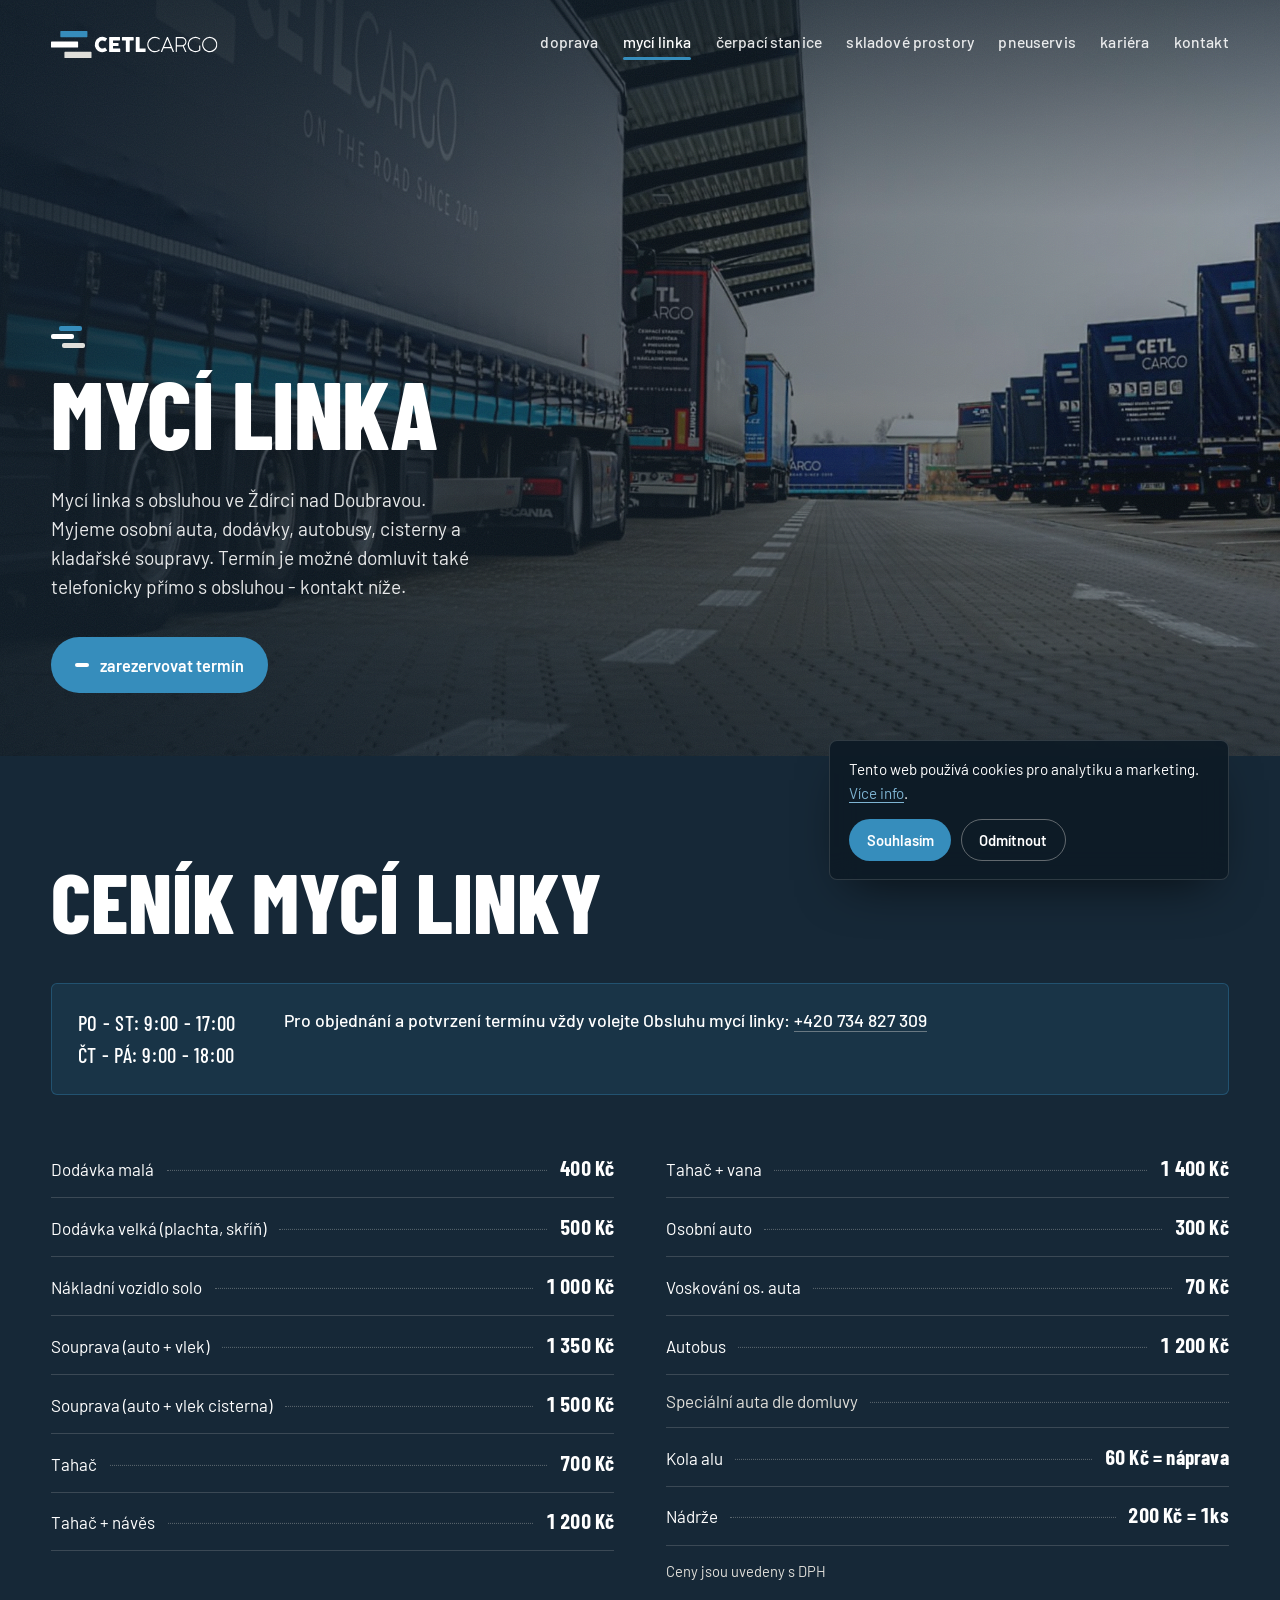
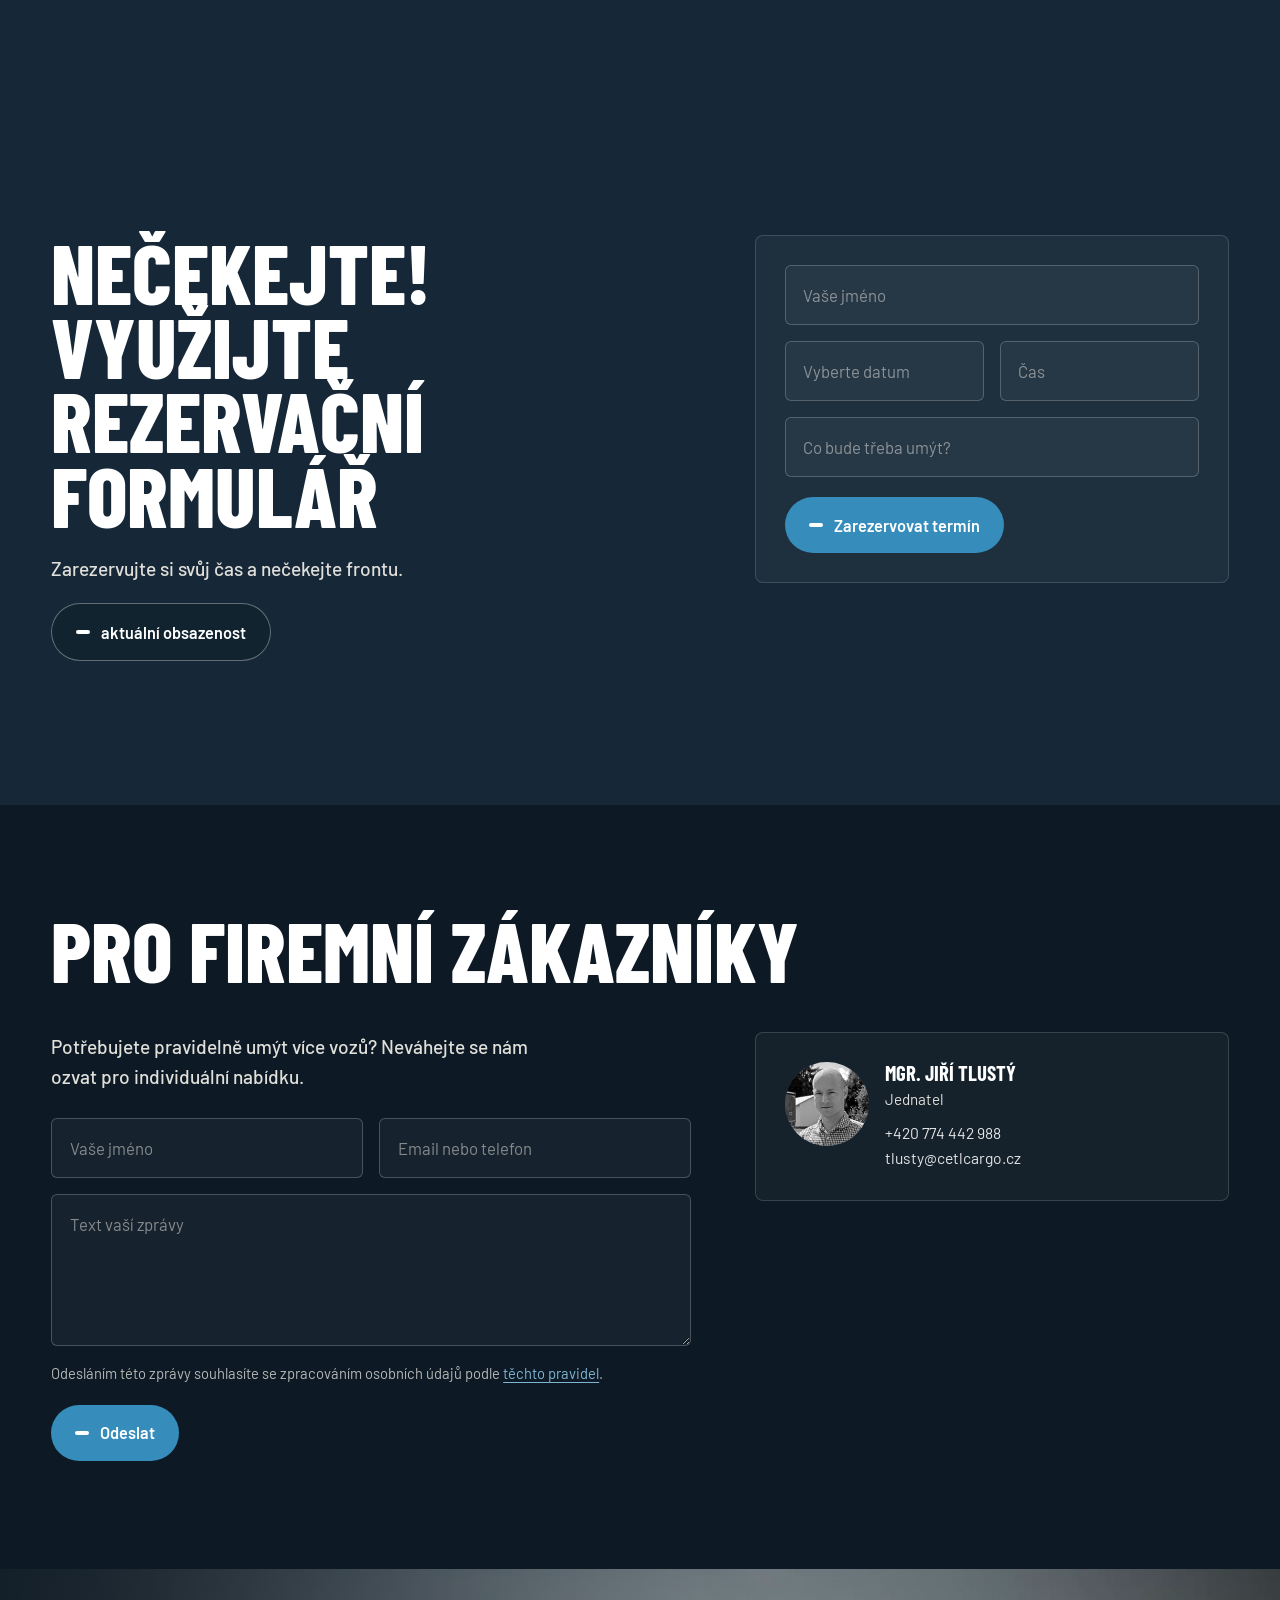
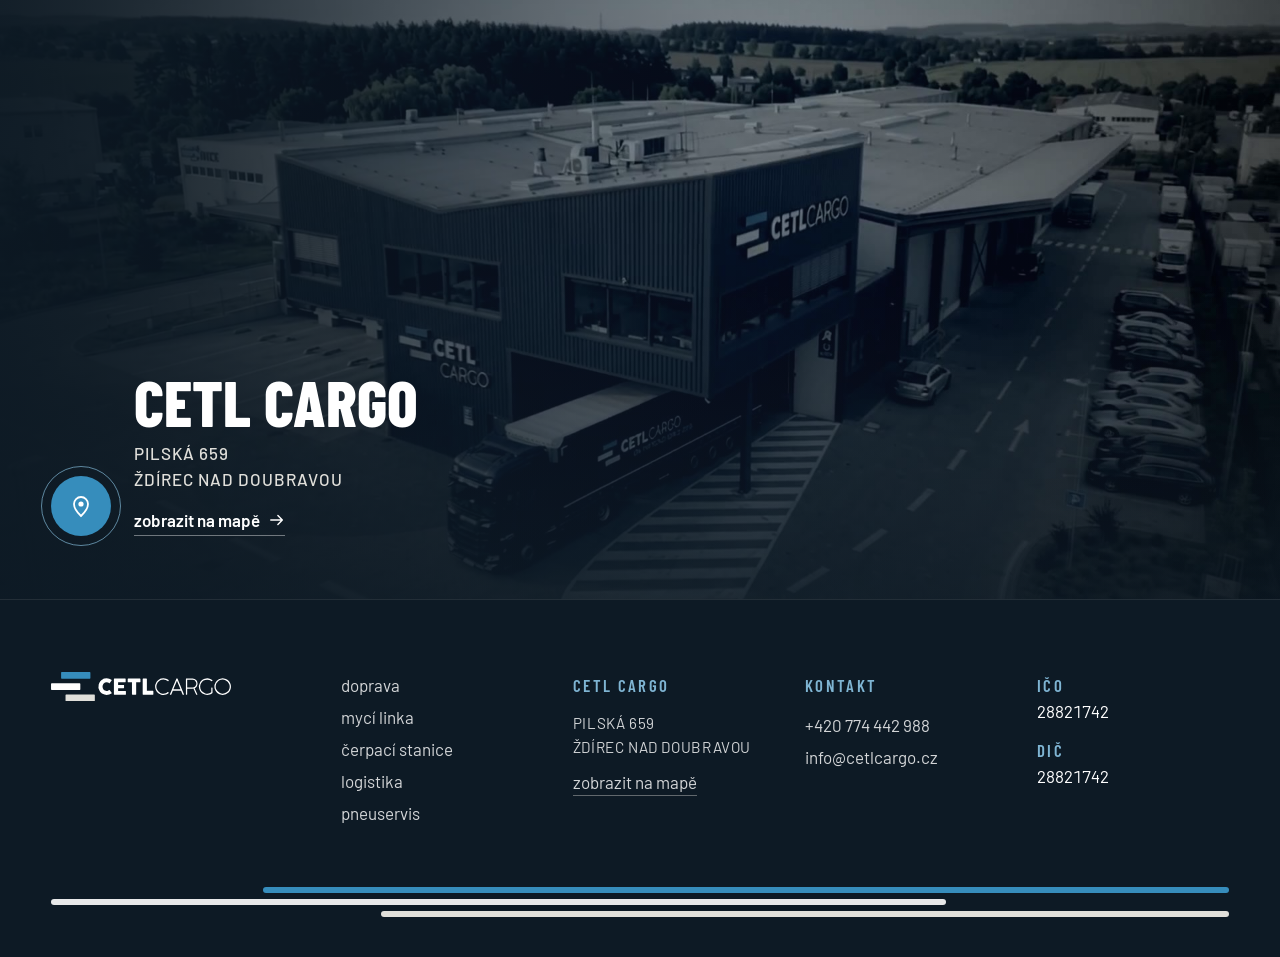
<file: web/myci-linka.html>
<!doctype html>
<html lang="cs">
<head>
<meta charset="utf-8">
<meta name="viewport" content="width=device-width, initial-scale=1">
<title>Mycí linka</title>
<script>document.documentElement.classList.add('js')</script>
<meta name="description" content="CETL Cargo – logistický areál ve Ždírci nad Doubravou.">
<link rel="stylesheet" href="assets/site.css">
</head>
<body>
<svg width="0" height="0" style="position:absolute" aria-hidden="true">
  <symbol id="logo" viewBox="0 0 507.36 82.34">
    <path style="fill:var(--lw,#162837)" d="M170.09,21.76a1.88,1.88,0,0,1,.77.79,1.3,1.3,0,0,1-.09,1.17l-5.18,7.350a1.23,1.23,0,0,1-.72.6,1.39,1.39,0,0,1-.94-.26,11.54,11.54,0,0,0-3.310-1.75,11.78,11.78,0,0,0-3.830-.61,11.130,11.130,0,0,0-8.270,3.55,12.110,12.110,0,0,0-2.390,3.86,13,13,0,0,0-.86,4.72,12.84,12.84,0,0,0,.86,4.71,11.870,11.870,0,0,0,2.390,3.83,11.380,11.380,0,0,0,3.650,2.590,11.2,11.2,0,0,0,4.620.95,11.790,11.790,0,0,0,3.860-.63A12.170,12.170,0,0,0,164,50.87a1.37,1.37,0,0,1,.91-.28,1.28,1.28,0,0,1,.74.55l5.240,7.540a1.22,1.22,0,0,1,.09,1.130,1.940,1.940,0,0,1-.76.77,24.540,24.540,0,0,1-6.210,3,23.4,23.4,0,0,1-18.830-2.130,23.370,23.370,0,0,1-4.730-3.660,23.930,23.930,0,0,1-3.670-4.720A23.730,23.730,0,0,1,134.42,35a24,24,0,0,1,2.360-5.610,23.610,23.610,0,0,1,3.670-4.760A23.070,23.070,0,0,1,145.18,21a24.510,24.510,0,0,1,5.590-2.360A23.750,23.750,0,0,1,164,18.8,23.660,23.660,0,0,1,170.09,21.76Z"/>
    <path style="fill:var(--lw,#162837)" d="M177.33,19.86a1.43,1.43,0,0,1,.35-1,1.25,1.25,0,0,1,1-.38h30.4a1.35,1.35,0,0,1,1,.39,1.5,1.5,0,0,1,.37,1.07v7.58a1.54,1.54,0,0,1-.37,1A1.26,1.26,0,0,1,209,29H189.18v7.6h15.33a1.65,1.65,0,0,1,1,.27,1,1,0,0,1,.38.92v6.62a1.29,1.29,0,0,1-.33.83,1.24,1.24,0,0,1-1,.4H189.18v7.84h20.6a1.23,1.23,0,0,1,1.38,1.41v7.7a.8.8,0,0,1-.25.55c-.08.57-.5.85-1.26.85h-31a1.46,1.46,0,0,1-1-.32,1.27,1.27,0,0,1-.36-1Z"/>
    <path style="fill:var(--lw,#162837)" d="M216.21,19.79a1.27,1.27,0,0,1,.41-1,1.52,1.52,0,0,1,1-.36h33a1.55,1.55,0,0,1,1,.33,1.36,1.36,0,0,1,.49,1V27.4a1.66,1.66,0,0,1-.38,1.05,1.28,1.28,0,0,1-1.09.51H240.05V62.51a1.45,1.45,0,0,1-.4,1,1.33,1.33,0,0,1-1,.44h-9a1.47,1.47,0,0,1-1-.41,1.36,1.36,0,0,1-.46-1V29H217.65a1.46,1.46,0,0,1-1-.4,1.55,1.55,0,0,1-.41-1.16Z"/>
    <path style="fill:var(--lw,#162837)" d="M258.44,19.76a1.39,1.39,0,0,1,.36-1,1.35,1.35,0,0,1,1-.39h9.07a1.47,1.47,0,0,1,.95.36,1.36,1.36,0,0,1,.46,1V53.1h16.85a1.38,1.38,0,0,1,1,.37,1.3,1.3,0,0,1,.4,1v8.06a1.47,1.47,0,0,1-.35,1,1.3,1.3,0,0,1-1,.46H259.79a1.19,1.19,0,0,1-1.350-1.350Z"/>
    <path style="fill:var(--lm,#162837)" d="M82.65,48.78a1.82,1.82,0,0,1-1.82,1.82h-79A1.81,1.81,0,0,1,0,48.78V33.55a1.81,1.81,0,0,1,1.81-1.81h79a1.82,1.82,0,0,1,1.82,1.81Z"/>
    <path style="fill:#368dbc" d="M30.21,0h79A1.81,1.81,0,0,1,111,1.81V17a1.82,1.82,0,0,1-1.82,1.82h-79A1.82,1.82,0,0,1,28.39,17V1.82A1.82,1.82,0,0,1,30.21,0Z"/>
    <path style="fill:#e0dfda" d="M42.7,63.48h79a1.82,1.82,0,0,1,1.82,1.82V80.52a1.82,1.82,0,0,1-1.82,1.82h-79a1.81,1.81,0,0,1-1.81-1.81V65.29A1.82,1.82,0,0,1,42.7,63.48Z"/>
    <path style="fill:var(--lw,#162837)" d="M331.35,22.8a1.18,1.18,0,0,1,.65.95,1,1,0,0,1-.25.64l-.82,1a3,3,0,0,1-.42.4.71.71,0,0,1-.44.15,2.33,2.33,0,0,1-1.23-.55,23.37,23.37,0,0,0-5.62-3A17.86,17.86,0,0,0,317,21.33a19.54,19.54,0,0,0-5.39.73,19.79,19.79,0,0,0-4.8,2.07,20.33,20.33,0,0,0-9.11,11.92,18.51,18.51,0,0,0-.71,5.09,18,18,0,0,0,.75,5.16,20.49,20.49,0,0,0,2.09,4.76A21.48,21.48,0,0,0,303,55.14a21.93,21.93,0,0,0,4,3.2,19.72,19.72,0,0,0,4.63,2.1,17.12,17.12,0,0,0,5,.75,18.23,18.23,0,0,0,3.23-.3,21.36,21.36,0,0,0,3.29-.89,22,22,0,0,0,3.18-1.43,17.75,17.75,0,0,0,2.83-1.91,1.24,1.24,0,0,1,.77-.28,1.38,1.38,0,0,1,1.13.77l.46.74a1.5,1.5,0,0,1,.21.76,1.35,1.35,0,0,1-.61,1.13,23.41,23.41,0,0,1-6.62,3.57,23.7,23.7,0,0,1-13.9.45,22.770,22.770,0,0,1-5.57-2.36,24,24,0,0,1-4.74-3.66A22.8,22.8,0,0,1,296.71,53a24.19,24.19,0,0,1-2.36-5.63,23.05,23.05,0,0,1-.84-6.25A23.12,23.12,0,0,1,296.7,29.4a23.59,23.59,0,0,1,3.66-4.72A22.83,22.83,0,0,1,305.11,21a24.55,24.55,0,0,1,5.62-2.36,23.51,23.51,0,0,1,13.91.45A22.58,22.58,0,0,1,331.35,22.8Z"/>
    <path style="fill:var(--lw,#162837)" d="M335.22,62.85c.14-.47.29-.9.44-1.3s.3-.76.45-1.09l17.22-41.25a2.68,2.68,0,0,1,.37-.61.81.81,0,0,1,.7-.28h1.26a.86.86,0,0,1,.73.28c.14.18.28.37.4.55l18,43.33a1.22,1.22,0,0,1,.06.29,3.070,3.070,0,0,1,0,.32c0,.49-.33.78-1,.86h-1.62l-.13,0H372a1.14,1.14,0,0,1-1.1-.85l-4.29-10.42H343.4l-2.28,5.6q-1.1,2.67-2,4.88a1.12,1.12,0,0,1-1.07.76.94.94,0,0,1-.28,0h-1.62c-.66-.06-1-.33-1-.79V63A.32.32,0,0,1,335.22,62.85Zm9.77-14h20.07l-10-24.49Z"/>
    <path style="fill:var(--lw,#162837)" d="M399.1,18.41a14.27,14.27,0,0,1,10.06,4.25,14.44,14.44,0,0,1,3,4.53,14.28,14.28,0,0,1-1.24,13.38,14.67,14.67,0,0,1-2.66,3,13.91,13.91,0,0,1-3.42,2.16l7.690,16.85a1.68,1.68,0,0,1,.15.55,1.41,1.41,0,0,1-.06.47c0,.1-.15.17-.33.22a3.42,3.42,0,0,1-.86.1h-1.66a.81.81,0,0,1-.79-.58l-7.54-16.7a10.790,10.790,0,0,1-1.24.23,12.320,12.320,0,0,1-1.43.07H383.87V62.85a1,1,0,0,1-1.11,1.1h-1.31a1,1,0,0,1-1.11-1.1V19.42a2.520,2.520,0,0,1,.4-.78.94.94,0,0,1,.71-.23Zm-1.78,25.07h.49c.8,0,1.58,0,2.36-.06a8,8,0,0,0,2.3-.46,11.42,11.42,0,0,0,2.94-1.53,10.38,10.38,0,0,0,2.31-2.32,10.74,10.74,0,0,0,1.51-3,11.06,11.06,0,0,0,.53-3.41,10.89,10.89,0,0,0-3.11-7.64,10.86,10.86,0,0,0-3.42-2.33,10.24,10.24,0,0,0-4.22-.86H383.87V43.48Z"/>
    <path style="fill:var(--lw,#162837)" d="M440.27,21.51a19.31,19.31,0,0,0-5.35.73,21.09,21.09,0,0,0-4.76,2,19.76,19.76,0,0,0-4,3.13,19.37,19.37,0,0,0-3.06,4,20.87,20.87,0,0,0-1.94,4.7,19.53,19.53,0,0,0,0,10.4,20,20,0,0,0,2,4.72,19.64,19.64,0,0,0,3.09,4A20.24,20.24,0,0,0,435,60.34a19.08,19.08,0,0,0,5.2.7A18.58,18.58,0,0,0,446.71,60a19.61,19.61,0,0,0,5.1-2.68V45a1,1,0,0,1,1.12-1.13h1.27a1.18,1.18,0,0,1,.83.29,1.1,1.1,0,0,1,.3.84V58.59a1,1,0,0,1-.2.6,2.71,2.71,0,0,1-.57.53,28.23,28.23,0,0,1-6.64,3.49,22.16,22.16,0,0,1-7.72,1.32,22.89,22.89,0,0,1-11.75-3.17,23.67,23.67,0,0,1-4.71-3.63,22.92,22.92,0,0,1-3.62-4.7,23.74,23.74,0,0,1-2.33-5.58,23.42,23.42,0,0,1,2.34-18,23.73,23.73,0,0,1,3.63-4.72,23.47,23.47,0,0,1,4.7-3.66A23.19,23.19,0,0,1,434,18.74a22.42,22.42,0,0,1,6.2-.85,22.73,22.73,0,0,1,9,1.84c.49.23,1.07.51,1.76.86s1.33.71,2,1.1a13.15,13.15,0,0,1,1.59,1.15c.44.38.66.71.66,1a1,1,0,0,1-.25.64l-.82,1a2.53,2.53,0,0,1-.41.4.69.69,0,0,1-.44.15,2.32,2.32,0,0,1-1.21-.55,22.39,22.39,0,0,0-5.63-3A18.56,18.56,0,0,0,440.27,21.51Z"/>
    <path style="fill:var(--lw,#162837)" d="M460.69,41.24a23.37,23.37,0,0,1,3.17-11.78,23.64,23.64,0,0,1,8.38-8.4,24.63,24.63,0,0,1,5.58-2.36,23.3,23.3,0,0,1,12.4,0,24,24,0,0,1,5.57,2.36,23.54,23.54,0,0,1,4.72,3.65,23,23,0,0,1,3.65,4.74,23.79,23.79,0,0,1,2.36,5.6,23,23,0,0,1,.84,6.22,22.74,22.74,0,0,1-.84,6.2A23.85,23.85,0,0,1,504.16,53a23.06,23.06,0,0,1-3.65,4.7,23.18,23.18,0,0,1-16.5,6.8,23.18,23.18,0,0,1-6.2-.82,23.44,23.44,0,0,1-5.58-2.35,23.14,23.14,0,0,1-4.72-3.64,23.11,23.11,0,0,1-6-10.29A23,23,0,0,1,460.69,41.24Zm3.59,0a19.25,19.25,0,0,0,1.54,7.7A19.83,19.83,0,0,0,476.33,59.4a19.85,19.85,0,0,0,12.95.84,19.76,19.76,0,0,0,8.7-5.07,19.27,19.27,0,0,0,3.1-4,19.74,19.74,0,0,0,2-4.72,19.52,19.52,0,0,0,.71-5.26,18.85,18.85,0,0,0-1.57-7.66A20,20,0,0,0,491.7,23,19,19,0,0,0,484,21.48a19.39,19.39,0,0,0-5.25.7,20.31,20.31,0,0,0-4.74,2,19.39,19.39,0,0,0-4,3.1,20.6,20.6,0,0,0-3.08,4A19.57,19.57,0,0,0,465,36,19.33,19.33,0,0,0,464.28,41.21Z"/>
  </symbol>
</svg>

<div class="bg light" aria-hidden="true">
  <img src="img/hero-myci-linka.jpg" alt="" class="kb">
  <div class="tint"></div>
  <div class="shade"></div>
  <div class="grain"></div>
</div>

<div class="curtain" aria-hidden="true"><i></i><i></i><i></i></div>

<header class="top">
  <a class="brand" href="index.html" aria-label="CETL Cargo – úvod">
    <svg viewBox="0 0 507.36 82.34" style="--lw:#fff;--lm:#fff" aria-hidden="true"><use href="#logo"/></svg>
  </a>
  <nav class="nav" aria-label="Hlavní navigace">
    <ul>
      <li><a href="doprava.html">doprava</a>
        <ul class="sub"><li><a href="doprava.html#dispecink">dispečink kontakty</a></li><li><a href="doprava.html#onas">o nás</a></li><li><a href="doprava.html#park">vozový park</a></li><li><a href="doprava.html#kestazeni">ke stažení</a></li></ul></li>
      <li><a href="myci-linka.html" aria-current="page">mycí linka</a>
        <ul class="sub"><li><a href="myci-linka.html#rezervace">rezervační formulář</a></li><li><a href="myci-linka.html#zakaznici">kontakt</a></li></ul></li>
      <li><a href="cerpaci-stanice.html">čerpací stanice</a>
        <ul class="sub"><li><a href="cerpaci-stanice.html#ceny">aktuální ceny</a></li><li><a href="cerpaci-stanice.html#kontakt">kontakt</a></li></ul></li>
      <li><a href="logistika.html">skladové prostory</a>
        <ul class="sub"><li><a href="logistika.html#sklady">skladování</a></li><li><a href="logistika.html#manipulace">manipulace materiálem</a></li><li><a href="logistika.html#logistika">výrobní prostory</a></li><li><a href="logistika.html#parkoviste">hlídané parkoviště</a></li></ul></li>
      <li><a href="pneuservis.html">pneuservis</a>
        <ul class="sub"><li><a href="pneuservis.html#cenik">ceník</a></li></ul></li>
      <li><a href="kariera.html">kariéra</a></li>
      <li><a href="kontakt.html">kontakt</a></li>
    </ul>
  </nav>
  <button class="burger" aria-expanded="false" aria-controls="mnav" aria-label="Menu"><i></i><i></i></button>
</header>

<nav class="mnav" id="mnav" aria-label="Menu">
  <ul>
    <li><a href="doprava.html">doprava</a><div class="msub"><a href="doprava.html#dispecink">dispečink kontakty</a><a href="doprava.html#onas">o nás</a><a href="doprava.html#park">vozový park</a><a href="doprava.html#kestazeni">ke stažení</a></div></li>
    <li><a href="myci-linka.html" aria-current="page">mycí linka</a><div class="msub"><a href="myci-linka.html#rezervace">rezervační formulář</a><a href="myci-linka.html#zakaznici">kontakt</a></div></li>
    <li><a href="cerpaci-stanice.html">čerpací stanice</a><div class="msub"><a href="cerpaci-stanice.html#ceny">aktuální ceny</a><a href="cerpaci-stanice.html#kontakt">kontakt</a></div></li>
    <li><a href="logistika.html">skladové prostory</a><div class="msub"><a href="logistika.html#sklady">skladování</a><a href="logistika.html#manipulace">manipulace materiálem</a><a href="logistika.html#logistika">výrobní prostory</a><a href="logistika.html#parkoviste">hlídané parkoviště</a></div></li>
    <li><a href="pneuservis.html">pneuservis</a><div class="msub"><a href="pneuservis.html#cenik">ceník</a></div></li>
    <li><a href="kariera.html">kariéra</a></li>
    <li><a href="kontakt.html">kontakt</a></li>
  </ul>
</nav>

<main>
  <section class="sub-hero">
    <div class="hero-inner">
      <p class="kicker"><span class="bars" aria-hidden="true"><b></b><b></b><b></b></span></p>
      <h1><span class="line"><span>mycí linka</span></span></h1>
      <p class="sub-lead">Mycí linka s obsluhou ve Ždírci nad Doubravou.<br>Myjeme osobní auta, dodávky, autobusy, cisterny a kladařské soupravy. Termín je možné domluvit také telefonicky přímo s obsluhou - kontakt níže.</p>
      <div class="hero-actions"><a class="btn" href="#rezervace">zarezervovat termín</a></div>
    </div>
  </section>

  <section class="panel" id="cenik">
    <div class="sec-head"><h2>ceník mycí linky</h2></div>
    <div class="infoline">
      <div><p class="hours">Po - ST: 9:00 - 17:00<br>ČT - PÁ: 9:00 - 18:00</p></div>
      <div><p>Pro objednání a potvrzení termínu vždy volejte Obsluhu mycí linky: <a href="tel:+420734827309">+420 734 827 309</a></p></div>
    </div>
    <div class="prices">
      <div class="pricelist"><ul><li class="pl-row"><span class="pl-name">Dodávka malá</span><span class="pl-price">400 Kč</span></li><li class="pl-row"><span class="pl-name">Dodávka velká (plachta, skříň)</span><span class="pl-price">500 Kč</span></li><li class="pl-row"><span class="pl-name">Nákladní vozidlo solo</span><span class="pl-price">1 000 Kč</span></li><li class="pl-row"><span class="pl-name">Souprava (auto + vlek)</span><span class="pl-price">1 350 Kč</span></li><li class="pl-row"><span class="pl-name">Souprava (auto + vlek cisterna)</span><span class="pl-price">1 500 Kč</span></li><li class="pl-row"><span class="pl-name">Tahač</span><span class="pl-price">700 Kč</span></li><li class="pl-row"><span class="pl-name">Tahač + návěs</span><span class="pl-price">1 200 Kč</span></li></ul></div>
      <div class="pricelist"><ul><li class="pl-row"><span class="pl-name">Tahač + vana</span><span class="pl-price">1 400 Kč</span></li><li class="pl-row"><span class="pl-name">Osobní auto</span><span class="pl-price">300 Kč</span></li><li class="pl-row"><span class="pl-name">Voskování os. auta</span><span class="pl-price">70 Kč</span></li><li class="pl-row"><span class="pl-name">Autobus</span><span class="pl-price">1 200 Kč</span></li><li class="pl-row note"><span class="pl-name">Speciální auta dle domluvy</span></li><li class="pl-row"><span class="pl-name">Kola alu</span><span class="pl-price">60 Kč = náprava</span></li><li class="pl-row"><span class="pl-name">Nádrže</span><span class="pl-price">200 Kč = 1ks</span></li></ul><p class="vat">Ceny jsou uvedeny s DPH</p></div>
    </div>
  </section>

  <section class="window" id="rezervace">
    <div class="contact-grid">
      <div>
        <h2>Nečekejte! Využijte<br>rezervační formulář</h2>
        <p class="lead" style="margin-top:1.4rem">Zarezervujte si svůj čas a nečekejte frontu.</p>
        <p style="margin-top:1.2rem"><a class="btn btn-ghost" href="https://calendar.google.com/calendar/u/1?cid=a2d0anBhdDYyZzNsbDBwbjF1bmw0M3Y0amdAZ3JvdXAuY2FsZW5kYXIuZ29vZ2xlLmNvbQ" target="_blank" rel="noopener">aktuální obsazenost</a></p>
      </div>
      <div class="card">
        <form class="form" data-mailto="info@cetlcargo.cz" data-subject="Mycí linka – rezervace" novalidate>
          <label class="field"><span class="sr">Vaše jméno</span><input type="text" name="jmeno" placeholder="Vaše jméno" required autocomplete="name"></label>
          <div class="row2">
            <label class="field"><span class="sr">Vyberte datum</span><input type="text" data-type="date" name="Datum" placeholder="Vyberte datum" required></label>
            <label class="field"><span class="sr">Čas</span><input type="text" data-type="time" name="cas" placeholder="Čas" required></label>
          </div>
          <label class="field"><span class="sr">Co bude třeba umýt?</span><input type="text" name="auto" placeholder="Co bude třeba umýt?" required></label>
          <p class="form-msg err" role="alert" hidden>Zkontrolujte, že jsou vyplněna všechna pole.</p>
          <div class="form-actions"><button class="btn" type="submit">Zarezervovat termín</button></div>
        </form>
      </div>
    </div>
  </section>

  <section class="panel deep" id="zakaznici">
    <div class="sec-head"><h2>pro firemní zákazníky</h2></div>
    <div class="contact-grid">
      <div>
        <p class="lead intro-text">Potřebujete pravidelně umýt více vozů? Neváhejte se nám ozvat pro individuální nabídku.</p>
        <form class="form" data-mailto="tlusty@cetlcargo.cz" data-subject="Mycí linka – pro firemní zákazníky" novalidate>
        <div class="row2">
          <label class="field"><span class="sr">Vaše jméno</span><input type="text" name="jmeno" placeholder="Vaše jméno" required autocomplete="name"></label>
          <label class="field"><span class="sr">Email nebo telefon</span><input type="text" name="kontakt" placeholder="Email nebo telefon" required></label>
        </div>
        <label class="field"><span class="sr">Text vaší zprávy</span><textarea name="zprava" placeholder="Text vaší zprávy" required></textarea></label>
        <p class="consent">Odesláním této zprávy souhlasíte se zpracováním osobních údajů podle <a href="osobni-udaje.html">těchto pravidel</a>.</p>
        <p class="form-msg err" role="alert" hidden>Zkontrolujte, zda jsou všechna pole vyplněna.</p>
        <div class="form-actions"><button class="btn" type="submit">Odeslat</button></div>
      </form>
      </div>
      <div><div class="card"><ul><li class="person"><span class="avatar"><img src="img/lide/tlusty-jiri.jpg" alt="" loading="lazy"></span><div><p class="p-name">Mgr. Jiří Tlustý</p><p class="p-role">jednatel</p><div class="p-links"><a href="tel:+420774442988">+420 774 442 988</a><a href="mailto:tlusty@cetlcargo.cz">tlusty@cetlcargo.cz</a></div></div></li></ul></div></div>
    </div>
  </section>
</main>

<a class="locband" href="https://goo.gl/maps/3A5HwyNQzuy6ZbdF9" target="_blank" rel="noopener">
  <img src="img/mapa-areal.jpg" alt="" loading="lazy">
  <div class="loc-inner">
    <span class="pin" aria-hidden="true"><svg viewBox="0 0 24 24"><path d="M12 22s7-6.6 7-12a7 7 0 1 0-14 0c0 5.4 7 12 7 12z" fill="none" stroke="#fff" stroke-width="1.8"/><circle cx="12" cy="10" r="2.6" fill="#fff"/></svg></span>
    <div>
      <p class="loc-name">Cetl Cargo</p>
      <p class="loc-addr">pilská 659<br>Ždírec nad Doubravou</p>
      <span class="loc-cta">zobrazit na mapě <svg width="16" height="16" viewBox="0 0 18 18" aria-hidden="true"><path d="M2 9h13M10 4l5 5-5 5" fill="none" stroke="currentColor" stroke-width="1.6" stroke-linecap="round" stroke-linejoin="round"/></svg></span>
    </div>
  </div>
</a>

<footer class="foot">
  <div class="foot-grid">
    <div>
      <a class="brand" href="index.html" aria-label="CETL Cargo – úvod">
        <svg viewBox="0 0 507.36 82.34" style="--lw:#fff;--lm:#fff" aria-hidden="true"><use href="#logo"/></svg>
      </a>
    </div>
    <div>
      <ul>
        <li><a href="doprava.html">doprava</a></li>
        <li><a href="myci-linka.html">mycí linka</a></li>
        <li><a href="cerpaci-stanice.html">čerpací stanice</a></li>
        <li><a href="logistika.html">logistika</a></li>
        <li><a href="pneuservis.html">pneuservis</a></li>
      </ul>
    </div>
    <div>
      <h3>Cetl Cargo</h3>
      <p class="addr">pilská 659<br>Ždírec nad Doubravou</p>
      <a class="maplink" href="https://goo.gl/maps/9M49HyW6oiEzfwva7" target="_blank" rel="noopener">zobrazit na mapě</a>
    </div>
    <div>
      <h3>kontakt</h3>
      <ul>
        <li><a href="tel:+420774442988">+420 774 442 988</a></li>
        <li><a href="mailto:info@cetlcargo.cz">info@cetlcargo.cz</a></li>
      </ul>
    </div>
    <div>
      <dl class="ids">
        <dt>ičo</dt><dd>28821742</dd>
        <dt>dič</dt><dd>28821742</dd>
      </dl>
    </div>
  </div>
  <div class="foot-bars" aria-hidden="true"><i></i><i></i><i></i></div>
</footer>

<div class="cookie" role="region" aria-label="Cookies">
  <p>Tento web používá cookies pro analytiku a marketing. <a href="osobni-udaje.html">Více info</a>.</p>
  <div class="row"><button class="ok" type="button">Souhlasím</button><button class="no" type="button">Odmítnout</button></div>
</div>
<script src="assets/site.js"></script>
</body>
</html>
</file>
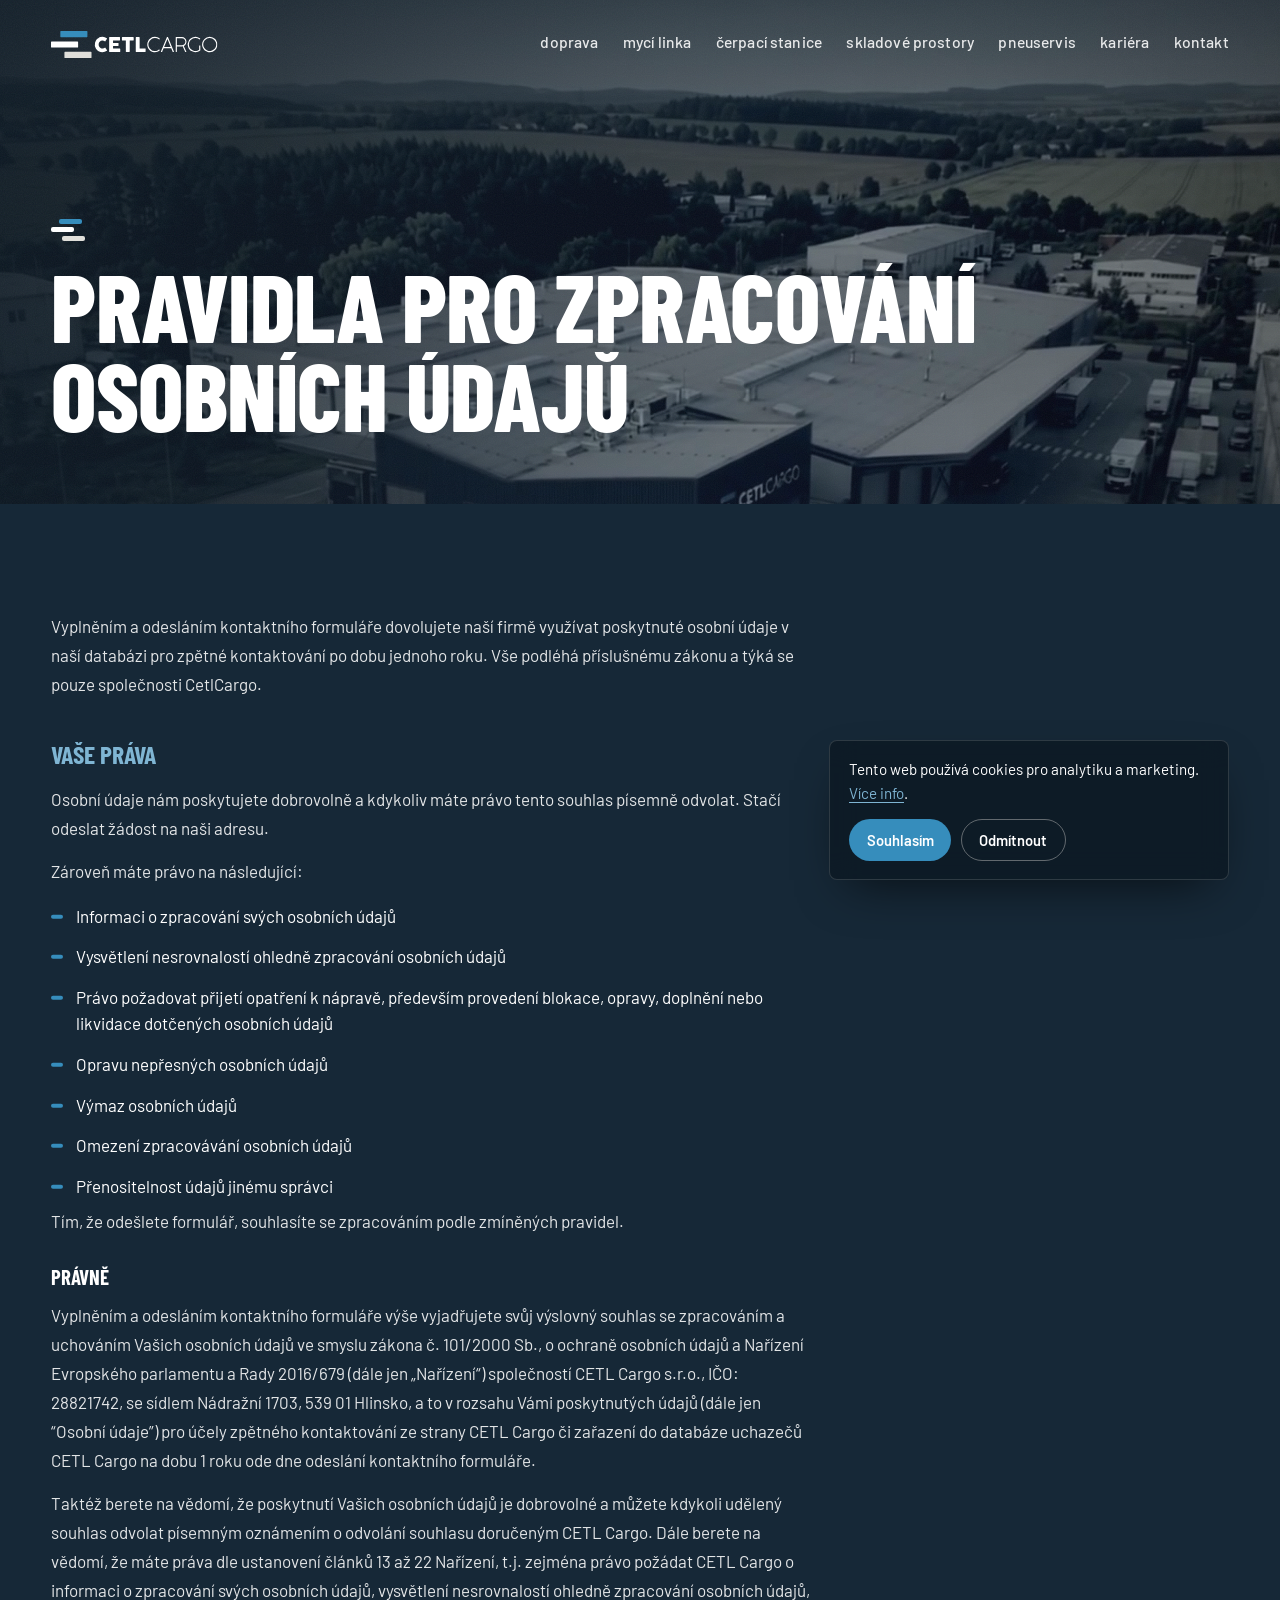
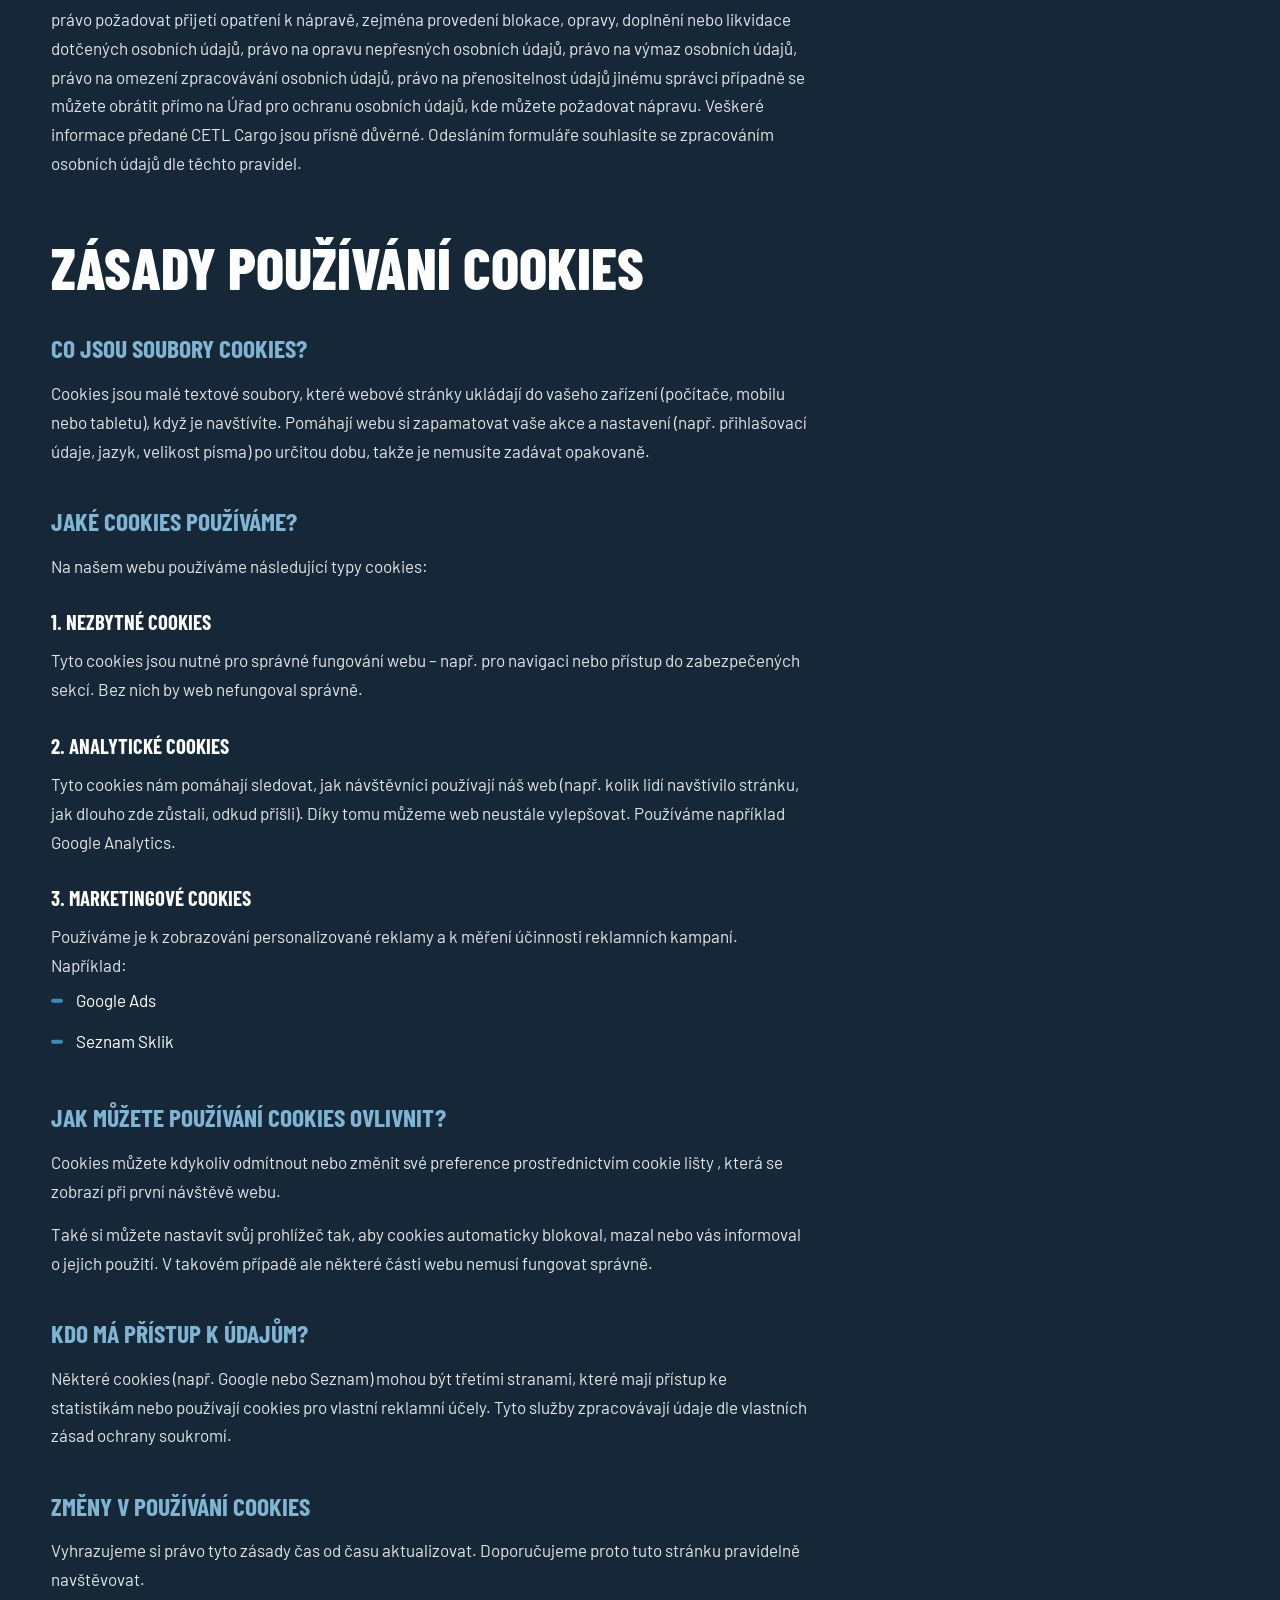
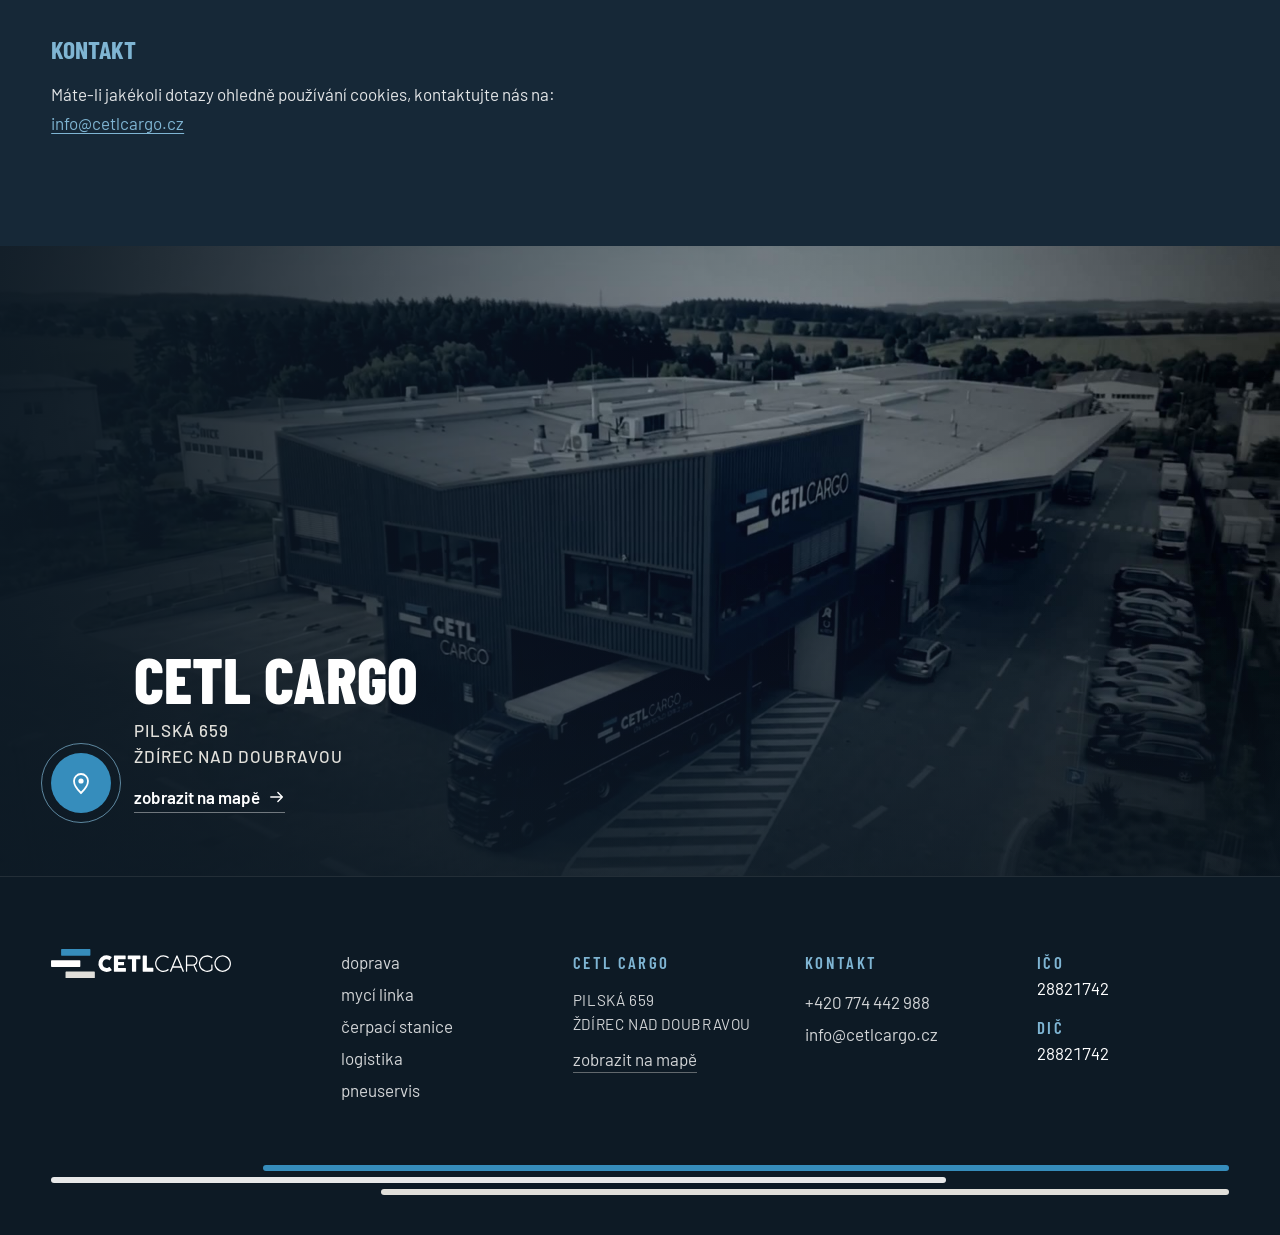
<file: web/osobni-udaje.html>
<!doctype html>
<html lang="cs">
<head>
<meta charset="utf-8">
<meta name="viewport" content="width=device-width, initial-scale=1">
<title>Osobni údaje</title>
<script>document.documentElement.classList.add('js')</script>
<meta name="description" content="CETL Cargo – logistický areál ve Ždírci nad Doubravou.">
<link rel="stylesheet" href="assets/site.css">
</head>
<body>
<svg width="0" height="0" style="position:absolute" aria-hidden="true">
  <symbol id="logo" viewBox="0 0 507.36 82.34">
    <path style="fill:var(--lw,#162837)" d="M170.09,21.76a1.88,1.88,0,0,1,.77.79,1.3,1.3,0,0,1-.09,1.17l-5.18,7.350a1.23,1.23,0,0,1-.72.6,1.39,1.39,0,0,1-.94-.26,11.54,11.54,0,0,0-3.310-1.75,11.78,11.78,0,0,0-3.830-.61,11.130,11.130,0,0,0-8.270,3.55,12.110,12.110,0,0,0-2.390,3.86,13,13,0,0,0-.86,4.72,12.84,12.84,0,0,0,.86,4.71,11.870,11.870,0,0,0,2.390,3.83,11.380,11.380,0,0,0,3.650,2.590,11.2,11.2,0,0,0,4.620.95,11.790,11.790,0,0,0,3.860-.63A12.170,12.170,0,0,0,164,50.87a1.37,1.37,0,0,1,.91-.28,1.28,1.28,0,0,1,.74.55l5.240,7.540a1.22,1.22,0,0,1,.09,1.130,1.940,1.940,0,0,1-.76.77,24.540,24.540,0,0,1-6.210,3,23.4,23.4,0,0,1-18.830-2.130,23.370,23.370,0,0,1-4.730-3.660,23.930,23.930,0,0,1-3.670-4.720A23.730,23.730,0,0,1,134.42,35a24,24,0,0,1,2.360-5.610,23.610,23.610,0,0,1,3.670-4.760A23.070,23.070,0,0,1,145.18,21a24.510,24.510,0,0,1,5.590-2.360A23.750,23.750,0,0,1,164,18.8,23.660,23.660,0,0,1,170.09,21.76Z"/>
    <path style="fill:var(--lw,#162837)" d="M177.33,19.86a1.43,1.43,0,0,1,.35-1,1.25,1.25,0,0,1,1-.38h30.4a1.35,1.35,0,0,1,1,.39,1.5,1.5,0,0,1,.37,1.07v7.58a1.54,1.54,0,0,1-.37,1A1.26,1.26,0,0,1,209,29H189.18v7.6h15.33a1.65,1.65,0,0,1,1,.27,1,1,0,0,1,.38.92v6.62a1.29,1.29,0,0,1-.33.83,1.24,1.24,0,0,1-1,.4H189.18v7.84h20.6a1.23,1.23,0,0,1,1.38,1.41v7.7a.8.8,0,0,1-.25.55c-.08.57-.5.85-1.26.85h-31a1.46,1.46,0,0,1-1-.32,1.27,1.27,0,0,1-.36-1Z"/>
    <path style="fill:var(--lw,#162837)" d="M216.21,19.79a1.27,1.27,0,0,1,.41-1,1.52,1.52,0,0,1,1-.36h33a1.55,1.55,0,0,1,1,.33,1.36,1.36,0,0,1,.49,1V27.4a1.66,1.66,0,0,1-.38,1.05,1.28,1.28,0,0,1-1.09.51H240.05V62.51a1.45,1.45,0,0,1-.4,1,1.33,1.33,0,0,1-1,.44h-9a1.47,1.47,0,0,1-1-.41,1.36,1.36,0,0,1-.46-1V29H217.65a1.46,1.46,0,0,1-1-.4,1.55,1.55,0,0,1-.41-1.16Z"/>
    <path style="fill:var(--lw,#162837)" d="M258.44,19.76a1.39,1.39,0,0,1,.36-1,1.35,1.35,0,0,1,1-.39h9.07a1.47,1.47,0,0,1,.95.36,1.36,1.36,0,0,1,.46,1V53.1h16.85a1.38,1.38,0,0,1,1,.37,1.3,1.3,0,0,1,.4,1v8.06a1.47,1.47,0,0,1-.35,1,1.3,1.3,0,0,1-1,.46H259.79a1.19,1.19,0,0,1-1.350-1.350Z"/>
    <path style="fill:var(--lm,#162837)" d="M82.65,48.78a1.82,1.82,0,0,1-1.82,1.82h-79A1.81,1.81,0,0,1,0,48.78V33.55a1.81,1.81,0,0,1,1.81-1.81h79a1.82,1.82,0,0,1,1.82,1.81Z"/>
    <path style="fill:#368dbc" d="M30.21,0h79A1.81,1.81,0,0,1,111,1.81V17a1.82,1.82,0,0,1-1.82,1.82h-79A1.82,1.82,0,0,1,28.39,17V1.82A1.82,1.82,0,0,1,30.21,0Z"/>
    <path style="fill:#e0dfda" d="M42.7,63.48h79a1.82,1.82,0,0,1,1.82,1.82V80.52a1.82,1.82,0,0,1-1.82,1.82h-79a1.81,1.81,0,0,1-1.81-1.81V65.29A1.82,1.82,0,0,1,42.7,63.48Z"/>
    <path style="fill:var(--lw,#162837)" d="M331.35,22.8a1.18,1.18,0,0,1,.65.95,1,1,0,0,1-.25.64l-.82,1a3,3,0,0,1-.42.4.71.71,0,0,1-.44.15,2.33,2.33,0,0,1-1.23-.55,23.37,23.37,0,0,0-5.62-3A17.86,17.86,0,0,0,317,21.33a19.54,19.54,0,0,0-5.39.73,19.79,19.79,0,0,0-4.8,2.07,20.33,20.33,0,0,0-9.11,11.92,18.51,18.51,0,0,0-.71,5.09,18,18,0,0,0,.75,5.16,20.49,20.49,0,0,0,2.09,4.76A21.48,21.48,0,0,0,303,55.14a21.93,21.93,0,0,0,4,3.2,19.72,19.72,0,0,0,4.63,2.1,17.12,17.12,0,0,0,5,.75,18.23,18.23,0,0,0,3.23-.3,21.36,21.36,0,0,0,3.29-.89,22,22,0,0,0,3.18-1.43,17.75,17.75,0,0,0,2.83-1.91,1.24,1.24,0,0,1,.77-.28,1.38,1.38,0,0,1,1.13.77l.46.74a1.5,1.5,0,0,1,.21.76,1.35,1.35,0,0,1-.61,1.13,23.41,23.41,0,0,1-6.62,3.57,23.7,23.7,0,0,1-13.9.45,22.770,22.770,0,0,1-5.57-2.36,24,24,0,0,1-4.74-3.66A22.8,22.8,0,0,1,296.71,53a24.19,24.19,0,0,1-2.36-5.63,23.05,23.05,0,0,1-.84-6.25A23.12,23.12,0,0,1,296.7,29.4a23.59,23.59,0,0,1,3.66-4.72A22.83,22.83,0,0,1,305.11,21a24.55,24.55,0,0,1,5.62-2.36,23.51,23.51,0,0,1,13.91.45A22.58,22.58,0,0,1,331.35,22.8Z"/>
    <path style="fill:var(--lw,#162837)" d="M335.22,62.85c.14-.47.29-.9.44-1.3s.3-.76.45-1.09l17.22-41.25a2.68,2.68,0,0,1,.37-.61.81.81,0,0,1,.7-.28h1.26a.86.86,0,0,1,.73.28c.14.18.28.37.4.55l18,43.33a1.22,1.22,0,0,1,.06.29,3.070,3.070,0,0,1,0,.32c0,.49-.33.78-1,.86h-1.62l-.13,0H372a1.14,1.14,0,0,1-1.1-.85l-4.29-10.42H343.4l-2.28,5.6q-1.1,2.67-2,4.88a1.12,1.12,0,0,1-1.07.76.94.94,0,0,1-.28,0h-1.62c-.66-.06-1-.33-1-.79V63A.32.32,0,0,1,335.22,62.85Zm9.77-14h20.07l-10-24.49Z"/>
    <path style="fill:var(--lw,#162837)" d="M399.1,18.41a14.27,14.27,0,0,1,10.06,4.25,14.44,14.44,0,0,1,3,4.53,14.28,14.28,0,0,1-1.24,13.38,14.67,14.67,0,0,1-2.66,3,13.91,13.91,0,0,1-3.42,2.16l7.690,16.85a1.68,1.68,0,0,1,.15.55,1.41,1.41,0,0,1-.06.47c0,.1-.15.17-.33.22a3.42,3.42,0,0,1-.86.1h-1.66a.81.81,0,0,1-.79-.58l-7.54-16.7a10.790,10.790,0,0,1-1.24.23,12.320,12.320,0,0,1-1.43.07H383.87V62.85a1,1,0,0,1-1.11,1.1h-1.31a1,1,0,0,1-1.11-1.1V19.42a2.520,2.520,0,0,1,.4-.78.94.94,0,0,1,.71-.23Zm-1.78,25.07h.49c.8,0,1.58,0,2.36-.06a8,8,0,0,0,2.3-.46,11.42,11.42,0,0,0,2.94-1.53,10.38,10.38,0,0,0,2.31-2.32,10.74,10.74,0,0,0,1.51-3,11.06,11.06,0,0,0,.53-3.41,10.89,10.89,0,0,0-3.11-7.64,10.86,10.86,0,0,0-3.42-2.33,10.24,10.24,0,0,0-4.22-.86H383.87V43.48Z"/>
    <path style="fill:var(--lw,#162837)" d="M440.27,21.51a19.31,19.31,0,0,0-5.35.73,21.09,21.09,0,0,0-4.76,2,19.76,19.76,0,0,0-4,3.13,19.37,19.37,0,0,0-3.06,4,20.87,20.87,0,0,0-1.94,4.7,19.53,19.53,0,0,0,0,10.4,20,20,0,0,0,2,4.72,19.64,19.64,0,0,0,3.09,4A20.24,20.24,0,0,0,435,60.34a19.08,19.08,0,0,0,5.2.7A18.58,18.58,0,0,0,446.71,60a19.61,19.61,0,0,0,5.1-2.68V45a1,1,0,0,1,1.12-1.13h1.27a1.18,1.18,0,0,1,.83.29,1.1,1.1,0,0,1,.3.84V58.59a1,1,0,0,1-.2.6,2.71,2.71,0,0,1-.57.53,28.23,28.23,0,0,1-6.64,3.49,22.16,22.16,0,0,1-7.72,1.32,22.89,22.89,0,0,1-11.75-3.17,23.67,23.67,0,0,1-4.71-3.63,22.92,22.92,0,0,1-3.62-4.7,23.74,23.74,0,0,1-2.33-5.58,23.42,23.42,0,0,1,2.34-18,23.73,23.73,0,0,1,3.63-4.72,23.47,23.47,0,0,1,4.7-3.66A23.19,23.19,0,0,1,434,18.74a22.42,22.42,0,0,1,6.2-.85,22.73,22.73,0,0,1,9,1.84c.49.23,1.07.51,1.76.86s1.33.71,2,1.1a13.15,13.15,0,0,1,1.59,1.15c.44.38.66.71.66,1a1,1,0,0,1-.25.64l-.82,1a2.53,2.53,0,0,1-.41.4.69.69,0,0,1-.44.15,2.32,2.32,0,0,1-1.21-.55,22.39,22.39,0,0,0-5.63-3A18.56,18.56,0,0,0,440.27,21.51Z"/>
    <path style="fill:var(--lw,#162837)" d="M460.69,41.24a23.37,23.37,0,0,1,3.17-11.78,23.64,23.64,0,0,1,8.38-8.4,24.63,24.63,0,0,1,5.58-2.36,23.3,23.3,0,0,1,12.4,0,24,24,0,0,1,5.57,2.36,23.54,23.54,0,0,1,4.72,3.65,23,23,0,0,1,3.65,4.74,23.79,23.79,0,0,1,2.36,5.6,23,23,0,0,1,.84,6.22,22.74,22.74,0,0,1-.84,6.2A23.85,23.85,0,0,1,504.16,53a23.06,23.06,0,0,1-3.65,4.7,23.18,23.18,0,0,1-16.5,6.8,23.18,23.18,0,0,1-6.2-.82,23.44,23.44,0,0,1-5.58-2.35,23.14,23.14,0,0,1-4.72-3.64,23.11,23.11,0,0,1-6-10.29A23,23,0,0,1,460.69,41.24Zm3.59,0a19.25,19.25,0,0,0,1.54,7.7A19.83,19.83,0,0,0,476.33,59.4a19.85,19.85,0,0,0,12.95.84,19.76,19.76,0,0,0,8.7-5.07,19.27,19.27,0,0,0,3.1-4,19.74,19.74,0,0,0,2-4.72,19.52,19.52,0,0,0,.71-5.26,18.85,18.85,0,0,0-1.57-7.66A20,20,0,0,0,491.7,23,19,19,0,0,0,484,21.48a19.39,19.39,0,0,0-5.25.7,20.31,20.31,0,0,0-4.74,2,19.39,19.39,0,0,0-4,3.1,20.6,20.6,0,0,0-3.08,4A19.57,19.57,0,0,0,465,36,19.33,19.33,0,0,0,464.28,41.21Z"/>
  </symbol>
</svg>

<div class="bg" aria-hidden="true">
  <img src="img/hero-osobni-udaje.jpg" alt="">
  <div class="tint"></div>
  <div class="shade"></div>
  <div class="grain"></div>
</div>

<div class="curtain" aria-hidden="true"><i></i><i></i><i></i></div>

<header class="top">
  <a class="brand" href="index.html" aria-label="CETL Cargo – úvod">
    <svg viewBox="0 0 507.36 82.34" style="--lw:#fff;--lm:#fff" aria-hidden="true"><use href="#logo"/></svg>
  </a>
  <nav class="nav" aria-label="Hlavní navigace">
    <ul>
      <li><a href="doprava.html">doprava</a>
        <ul class="sub"><li><a href="doprava.html#dispecink">dispečink kontakty</a></li><li><a href="doprava.html#onas">o nás</a></li><li><a href="doprava.html#park">vozový park</a></li><li><a href="doprava.html#kestazeni">ke stažení</a></li></ul></li>
      <li><a href="myci-linka.html">mycí linka</a>
        <ul class="sub"><li><a href="myci-linka.html#rezervace">rezervační formulář</a></li><li><a href="myci-linka.html#zakaznici">kontakt</a></li></ul></li>
      <li><a href="cerpaci-stanice.html">čerpací stanice</a>
        <ul class="sub"><li><a href="cerpaci-stanice.html#ceny">aktuální ceny</a></li><li><a href="cerpaci-stanice.html#kontakt">kontakt</a></li></ul></li>
      <li><a href="logistika.html">skladové prostory</a>
        <ul class="sub"><li><a href="logistika.html#sklady">skladování</a></li><li><a href="logistika.html#manipulace">manipulace materiálem</a></li><li><a href="logistika.html#logistika">výrobní prostory</a></li><li><a href="logistika.html#parkoviste">hlídané parkoviště</a></li></ul></li>
      <li><a href="pneuservis.html">pneuservis</a>
        <ul class="sub"><li><a href="pneuservis.html#cenik">ceník</a></li></ul></li>
      <li><a href="kariera.html">kariéra</a></li>
      <li><a href="kontakt.html">kontakt</a></li>
    </ul>
  </nav>
  <button class="burger" aria-expanded="false" aria-controls="mnav" aria-label="Menu"><i></i><i></i></button>
</header>

<nav class="mnav" id="mnav" aria-label="Menu">
  <ul>
    <li><a href="doprava.html">doprava</a><div class="msub"><a href="doprava.html#dispecink">dispečink kontakty</a><a href="doprava.html#onas">o nás</a><a href="doprava.html#park">vozový park</a><a href="doprava.html#kestazeni">ke stažení</a></div></li>
    <li><a href="myci-linka.html">mycí linka</a><div class="msub"><a href="myci-linka.html#rezervace">rezervační formulář</a><a href="myci-linka.html#zakaznici">kontakt</a></div></li>
    <li><a href="cerpaci-stanice.html">čerpací stanice</a><div class="msub"><a href="cerpaci-stanice.html#ceny">aktuální ceny</a><a href="cerpaci-stanice.html#kontakt">kontakt</a></div></li>
    <li><a href="logistika.html">skladové prostory</a><div class="msub"><a href="logistika.html#sklady">skladování</a><a href="logistika.html#manipulace">manipulace materiálem</a><a href="logistika.html#logistika">výrobní prostory</a><a href="logistika.html#parkoviste">hlídané parkoviště</a></div></li>
    <li><a href="pneuservis.html">pneuservis</a><div class="msub"><a href="pneuservis.html#cenik">ceník</a></div></li>
    <li><a href="kariera.html">kariéra</a></li>
    <li><a href="kontakt.html">kontakt</a></li>
  </ul>
</nav>

<main>
  <section class="sub-hero short">
    <div class="hero-inner">
      <p class="kicker"><span class="bars" aria-hidden="true"><b></b><b></b><b></b></span></p>
      <h1><span class="line"><span>Pravidla pro zpracování</span></span><span class="line"><span>osobních údajů</span></span></h1>
    </div>
  </section>

  <section class="panel">
    <div class="legal">
      <p>Vyplněním a odesláním kontaktního formuláře dovolujete naší firmě využívat poskytnuté osobní údaje v naší databázi pro zpětné kontaktování po dobu jednoho roku. Vše podléhá příslušnému zákonu a týká se pouze společnosti CetlCargo.</p>
      <h3>Vaše práva</h3>
      <p>Osobní údaje nám poskytujete dobrovolně a kdykoliv máte právo tento souhlas písemně odvolat. Stačí odeslat žádost na naši adresu.</p>
      <p>Zároveň máte právo na následující:</p>
      <ul class="rights">
        <li>Informaci o zpracování svých osobních údajů</li>
        <li>Vysvětlení nesrovnalostí ohledně zpracování osobních údajů</li>
        <li>Právo požadovat přijetí opatření k nápravě, především provedení blokace, opravy, doplnění nebo likvidace dotčených osobních údajů</li>
        <li>Opravu nepřesných osobních údajů</li>
        <li>Výmaz osobních údajů</li>
        <li>Omezení zpracovávání osobních údajů</li>
        <li>Přenositelnost údajů jinému správci</li>
      </ul>
      <p>Tím, že odešlete formulář, souhlasíte se zpracováním podle zmíněných pravidel.</p>
      <h4>Právně</h4>
      <p>Vyplněním a odesláním kontaktního formuláře výše vyjadřujete svůj výslovný souhlas se zpracováním a uchováním Vašich osobních údajů ve smyslu zákona č. 101/2000 Sb., o ochraně osobních údajů a Nařízení Evropského parlamentu a Rady 2016/679 (dále jen „Nařízení“) společností CETL Cargo s.r.o., IČO: 28821742, se sídlem Nádražní 1703, 539 01 Hlinsko, a to v rozsahu Vámi poskytnutých údajů (dále jen “Osobní údaje”) pro účely zpětného kontaktování ze strany CETL Cargo či zařazení do databáze uchazečů CETL Cargo na dobu 1 roku ode dne odeslání kontaktního formuláře.</p>
      <p>Taktéž berete na vědomí, že poskytnutí Vašich osobních údajů je dobrovolné a můžete kdykoli udělený souhlas odvolat písemným oznámením o odvolání souhlasu doručeným CETL Cargo. Dále berete na vědomí, že máte práva dle ustanovení článků 13 až 22 Nařízení, t.j. zejména právo požádat CETL Cargo o informaci o zpracování svých osobních údajů, vysvětlení nesrovnalostí ohledně zpracování osobních údajů, právo požadovat přijetí opatření k nápravě, zejména provedení blokace, opravy, doplnění nebo likvidace dotčených osobních údajů, právo na opravu nepřesných osobních údajů, právo na výmaz osobních údajů, právo na omezení zpracovávání osobních údajů, právo na přenositelnost údajů jinému správci případně se můžete obrátit přímo na Úřad pro ochranu osobních údajů, kde můžete požadovat nápravu. Veškeré informace předané CETL Cargo jsou přísně důvěrné. Odesláním formuláře souhlasíte se zpracováním osobních údajů dle těchto pravidel.</p>

      <h2>Zásady používání cookies</h2>
      <h3>Co jsou soubory cookies?</h3>
      <p>Cookies jsou malé textové soubory, které webové stránky ukládají do vašeho zařízení (počítače, mobilu nebo tabletu), když je navštívíte. Pomáhají webu si zapamatovat vaše akce a nastavení (např. přihlašovací údaje, jazyk, velikost písma) po určitou dobu, takže je nemusíte zadávat opakovaně.</p>
      <h3>Jaké cookies používáme?</h3>
      <p>Na našem webu používáme následující typy cookies:</p>
      <h4>1. Nezbytné cookies</h4>
      <p>Tyto cookies jsou nutné pro správné fungování webu – např. pro navigaci nebo přístup do zabezpečených sekcí. Bez nich by web nefungoval správně.</p>
      <h4>2. Analytické cookies</h4>
      <p>Tyto cookies nám pomáhají sledovat, jak návštěvníci používají náš web (např. kolik lidí navštívilo stránku, jak dlouho zde zůstali, odkud přišli). Díky tomu můžeme web neustále vylepšovat. Používáme například Google Analytics.</p>
      <h4>3. Marketingové cookies</h4>
      <p>Používáme je k zobrazování personalizované reklamy a k měření účinnosti reklamních kampaní. Například:</p>
      <ul class="dots"><li>Google Ads</li><li>Seznam Sklik</li></ul>
      <h3>Jak můžete používání cookies ovlivnit?</h3>
      <p>Cookies můžete kdykoliv odmítnout nebo změnit své preference prostřednictvím cookie lišty , která se zobrazí při první návštěvě webu.</p>
      <p>Také si můžete nastavit svůj prohlížeč tak, aby cookies automaticky blokoval, mazal nebo vás informoval o jejich použití. V takovém případě ale některé části webu nemusí fungovat správně.</p>
      <h3>Kdo má přístup k údajům?</h3>
      <p>Některé cookies (např. Google nebo Seznam) mohou být třetími stranami, které mají přístup ke statistikám nebo používají cookies pro vlastní reklamní účely. Tyto služby zpracovávají údaje dle vlastních zásad ochrany soukromí.</p>
      <h3>Změny v používání cookies</h3>
      <p>Vyhrazujeme si právo tyto zásady čas od času aktualizovat. Doporučujeme proto tuto stránku pravidelně navštěvovat.</p>
      <h3>Kontakt</h3>
      <p>Máte-li jakékoli dotazy ohledně používání cookies, kontaktujte nás na:<br><a href="mailto:info@cetlcargo.cz">info@cetlcargo.cz</a></p>
    </div>
  </section>
</main>

<a class="locband" href="https://goo.gl/maps/3A5HwyNQzuy6ZbdF9" target="_blank" rel="noopener">
  <img src="img/mapa-areal.jpg" alt="" loading="lazy">
  <div class="loc-inner">
    <span class="pin" aria-hidden="true"><svg viewBox="0 0 24 24"><path d="M12 22s7-6.6 7-12a7 7 0 1 0-14 0c0 5.4 7 12 7 12z" fill="none" stroke="#fff" stroke-width="1.8"/><circle cx="12" cy="10" r="2.6" fill="#fff"/></svg></span>
    <div>
      <p class="loc-name">Cetl Cargo</p>
      <p class="loc-addr">pilská 659<br>Ždírec nad Doubravou</p>
      <span class="loc-cta">zobrazit na mapě <svg width="16" height="16" viewBox="0 0 18 18" aria-hidden="true"><path d="M2 9h13M10 4l5 5-5 5" fill="none" stroke="currentColor" stroke-width="1.6" stroke-linecap="round" stroke-linejoin="round"/></svg></span>
    </div>
  </div>
</a>

<footer class="foot">
  <div class="foot-grid">
    <div>
      <a class="brand" href="index.html" aria-label="CETL Cargo – úvod">
        <svg viewBox="0 0 507.36 82.34" style="--lw:#fff;--lm:#fff" aria-hidden="true"><use href="#logo"/></svg>
      </a>
    </div>
    <div>
      <ul>
        <li><a href="doprava.html">doprava</a></li>
        <li><a href="myci-linka.html">mycí linka</a></li>
        <li><a href="cerpaci-stanice.html">čerpací stanice</a></li>
        <li><a href="logistika.html">logistika</a></li>
        <li><a href="pneuservis.html">pneuservis</a></li>
      </ul>
    </div>
    <div>
      <h3>Cetl Cargo</h3>
      <p class="addr">pilská 659<br>Ždírec nad Doubravou</p>
      <a class="maplink" href="https://goo.gl/maps/9M49HyW6oiEzfwva7" target="_blank" rel="noopener">zobrazit na mapě</a>
    </div>
    <div>
      <h3>kontakt</h3>
      <ul>
        <li><a href="tel:+420774442988">+420 774 442 988</a></li>
        <li><a href="mailto:info@cetlcargo.cz">info@cetlcargo.cz</a></li>
      </ul>
    </div>
    <div>
      <dl class="ids">
        <dt>ičo</dt><dd>28821742</dd>
        <dt>dič</dt><dd>28821742</dd>
      </dl>
    </div>
  </div>
  <div class="foot-bars" aria-hidden="true"><i></i><i></i><i></i></div>
</footer>

<div class="cookie" role="region" aria-label="Cookies">
  <p>Tento web používá cookies pro analytiku a marketing. <a href="osobni-udaje.html">Více info</a>.</p>
  <div class="row"><button class="ok" type="button">Souhlasím</button><button class="no" type="button">Odmítnout</button></div>
</div>
<script src="assets/site.js"></script>
</body>
</html>
</file>
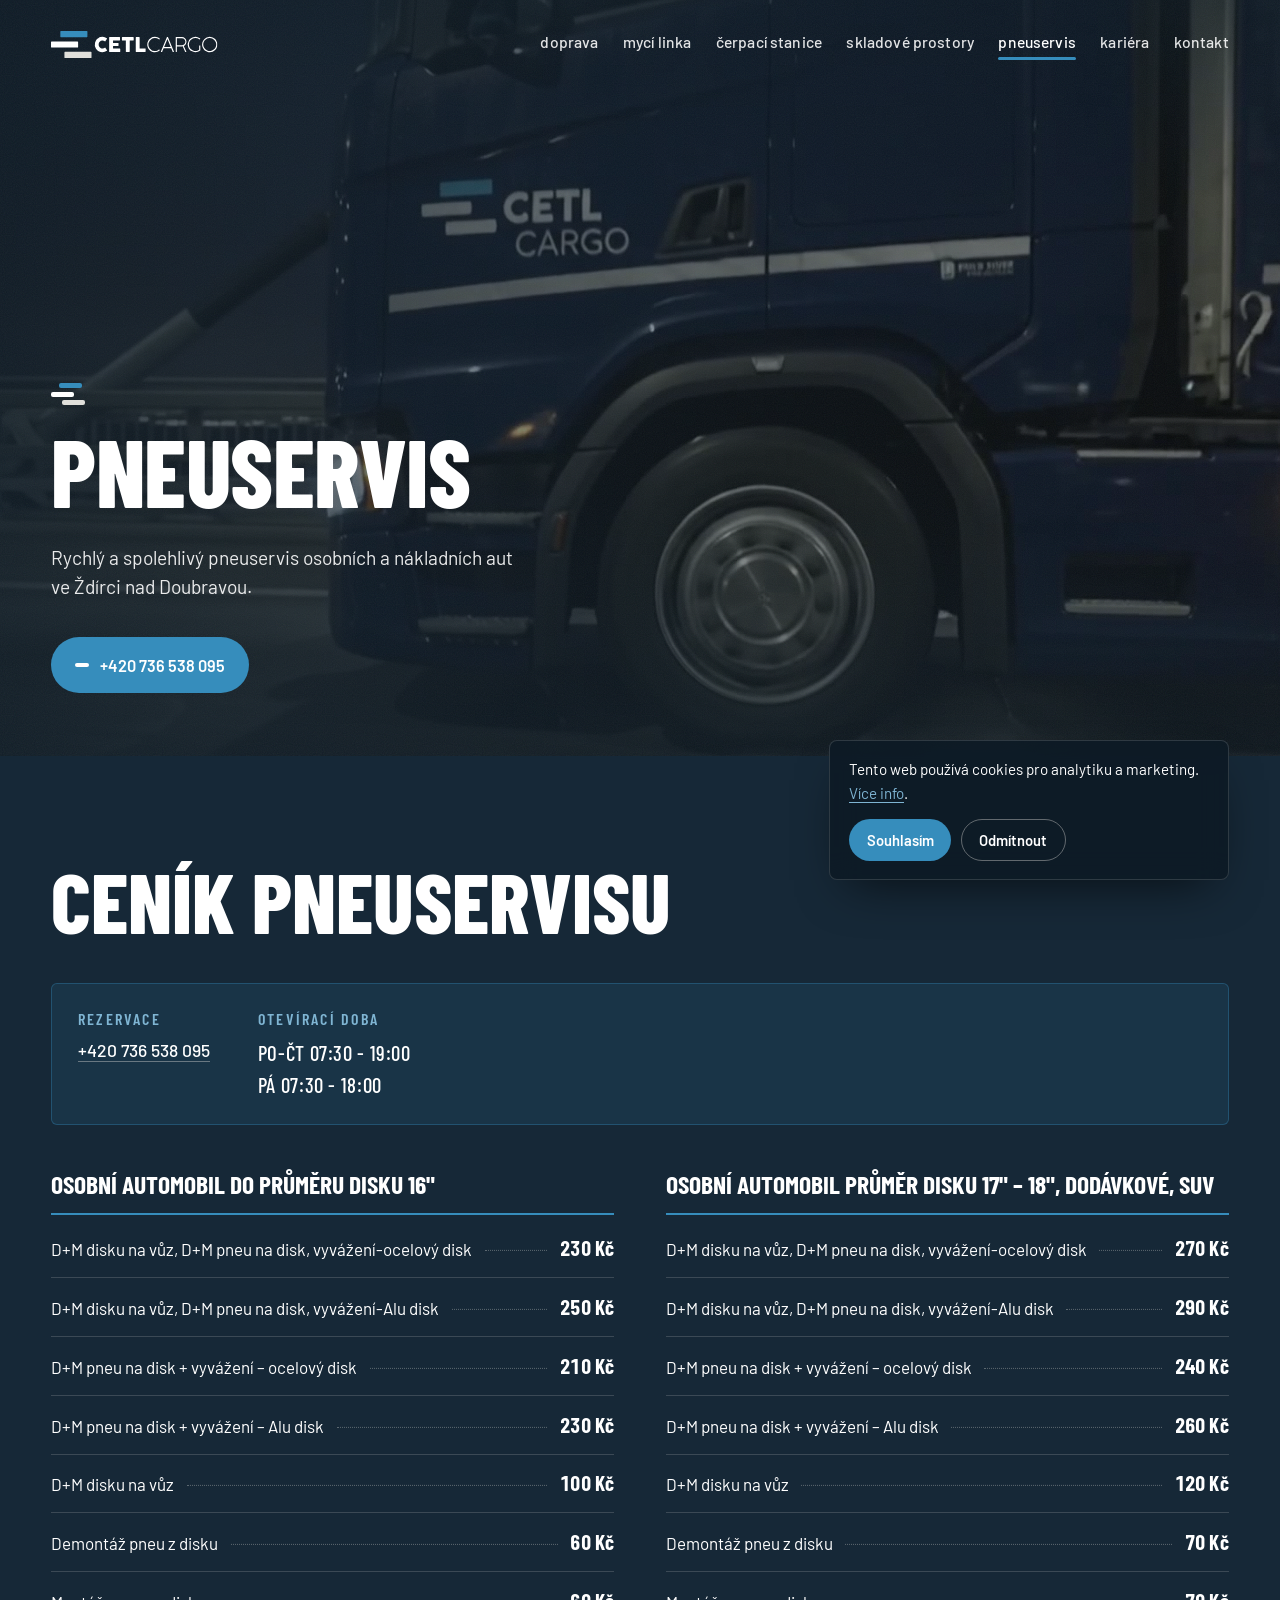
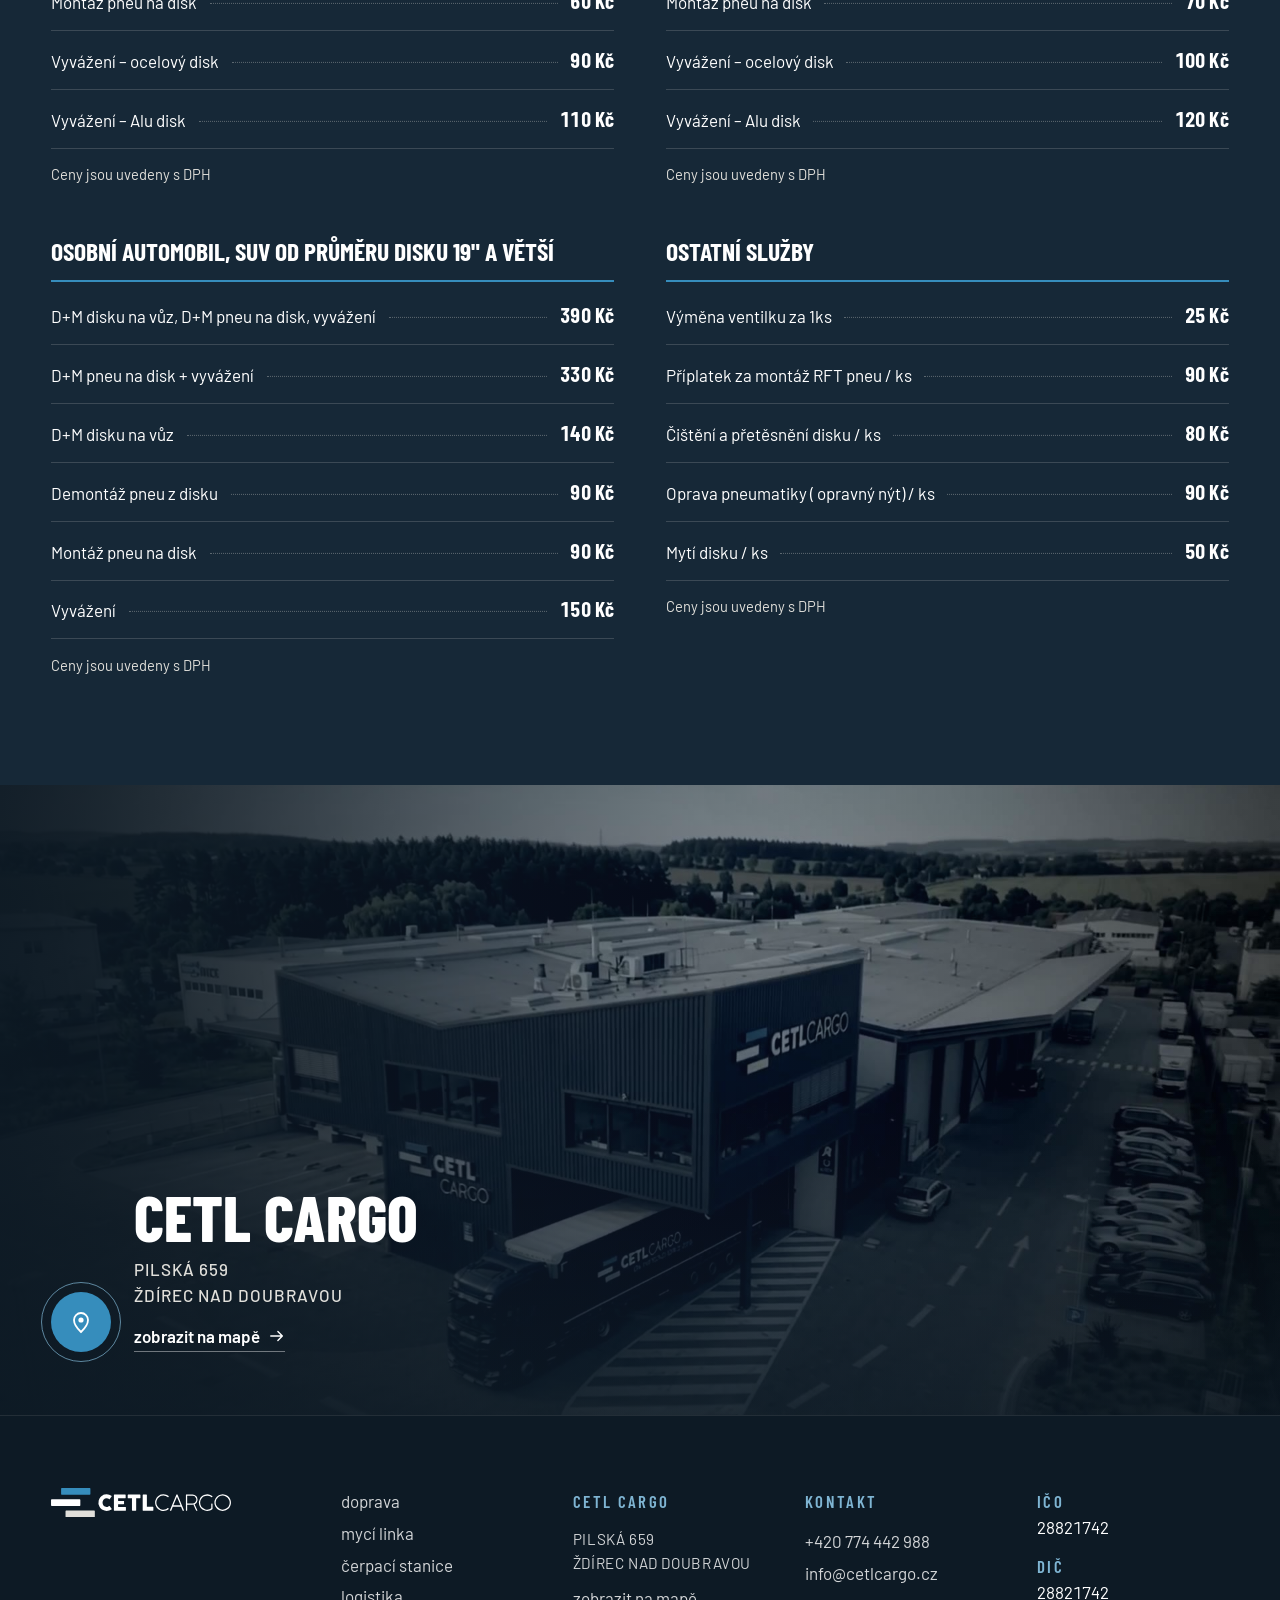
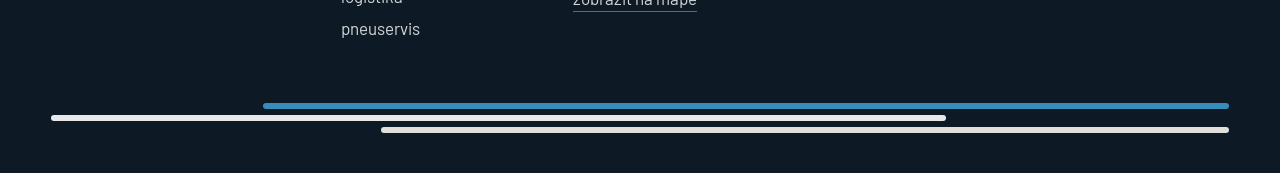
<file: web/pneuservis.html>
<!doctype html>
<html lang="cs">
<head>
<meta charset="utf-8">
<meta name="viewport" content="width=device-width, initial-scale=1">
<title>Pneuservis</title>
<script>document.documentElement.classList.add('js')</script>
<meta name="description" content="CETL Cargo – logistický areál ve Ždírci nad Doubravou.">
<link rel="stylesheet" href="assets/site.css">
</head>
<body>
<svg width="0" height="0" style="position:absolute" aria-hidden="true">
  <symbol id="logo" viewBox="0 0 507.36 82.34">
    <path style="fill:var(--lw,#162837)" d="M170.09,21.76a1.88,1.88,0,0,1,.77.79,1.3,1.3,0,0,1-.09,1.17l-5.18,7.350a1.23,1.23,0,0,1-.72.6,1.39,1.39,0,0,1-.94-.26,11.54,11.54,0,0,0-3.310-1.75,11.78,11.78,0,0,0-3.830-.61,11.130,11.130,0,0,0-8.270,3.55,12.110,12.110,0,0,0-2.390,3.86,13,13,0,0,0-.86,4.72,12.84,12.84,0,0,0,.86,4.71,11.870,11.870,0,0,0,2.390,3.83,11.380,11.380,0,0,0,3.650,2.590,11.2,11.2,0,0,0,4.620.95,11.790,11.790,0,0,0,3.860-.63A12.170,12.170,0,0,0,164,50.87a1.37,1.37,0,0,1,.91-.28,1.28,1.28,0,0,1,.74.55l5.240,7.540a1.22,1.22,0,0,1,.09,1.130,1.940,1.940,0,0,1-.76.77,24.540,24.540,0,0,1-6.210,3,23.4,23.4,0,0,1-18.830-2.130,23.370,23.370,0,0,1-4.730-3.660,23.930,23.930,0,0,1-3.670-4.720A23.730,23.730,0,0,1,134.42,35a24,24,0,0,1,2.360-5.610,23.610,23.610,0,0,1,3.670-4.760A23.070,23.070,0,0,1,145.18,21a24.510,24.510,0,0,1,5.590-2.360A23.750,23.750,0,0,1,164,18.8,23.660,23.660,0,0,1,170.09,21.76Z"/>
    <path style="fill:var(--lw,#162837)" d="M177.33,19.86a1.43,1.43,0,0,1,.35-1,1.25,1.25,0,0,1,1-.38h30.4a1.35,1.35,0,0,1,1,.39,1.5,1.5,0,0,1,.37,1.07v7.58a1.54,1.54,0,0,1-.37,1A1.26,1.26,0,0,1,209,29H189.18v7.6h15.33a1.65,1.65,0,0,1,1,.27,1,1,0,0,1,.38.92v6.62a1.29,1.29,0,0,1-.33.83,1.24,1.24,0,0,1-1,.4H189.18v7.84h20.6a1.23,1.23,0,0,1,1.38,1.41v7.7a.8.8,0,0,1-.25.55c-.08.57-.5.85-1.26.85h-31a1.46,1.46,0,0,1-1-.32,1.27,1.27,0,0,1-.36-1Z"/>
    <path style="fill:var(--lw,#162837)" d="M216.21,19.79a1.27,1.27,0,0,1,.41-1,1.52,1.52,0,0,1,1-.36h33a1.55,1.55,0,0,1,1,.33,1.36,1.36,0,0,1,.49,1V27.4a1.66,1.66,0,0,1-.38,1.05,1.28,1.28,0,0,1-1.09.51H240.05V62.51a1.45,1.45,0,0,1-.4,1,1.33,1.33,0,0,1-1,.44h-9a1.47,1.47,0,0,1-1-.41,1.36,1.36,0,0,1-.46-1V29H217.65a1.46,1.46,0,0,1-1-.4,1.55,1.55,0,0,1-.41-1.16Z"/>
    <path style="fill:var(--lw,#162837)" d="M258.44,19.76a1.39,1.39,0,0,1,.36-1,1.35,1.35,0,0,1,1-.39h9.07a1.47,1.47,0,0,1,.95.36,1.36,1.36,0,0,1,.46,1V53.1h16.85a1.38,1.38,0,0,1,1,.37,1.3,1.3,0,0,1,.4,1v8.06a1.47,1.47,0,0,1-.35,1,1.3,1.3,0,0,1-1,.46H259.79a1.19,1.19,0,0,1-1.350-1.350Z"/>
    <path style="fill:var(--lm,#162837)" d="M82.65,48.78a1.82,1.82,0,0,1-1.82,1.82h-79A1.81,1.81,0,0,1,0,48.78V33.55a1.81,1.81,0,0,1,1.81-1.81h79a1.82,1.82,0,0,1,1.82,1.81Z"/>
    <path style="fill:#368dbc" d="M30.21,0h79A1.81,1.81,0,0,1,111,1.81V17a1.82,1.82,0,0,1-1.82,1.82h-79A1.82,1.82,0,0,1,28.39,17V1.82A1.82,1.82,0,0,1,30.21,0Z"/>
    <path style="fill:#e0dfda" d="M42.7,63.48h79a1.82,1.82,0,0,1,1.82,1.82V80.52a1.82,1.82,0,0,1-1.82,1.82h-79a1.81,1.81,0,0,1-1.81-1.81V65.29A1.82,1.82,0,0,1,42.7,63.48Z"/>
    <path style="fill:var(--lw,#162837)" d="M331.35,22.8a1.18,1.18,0,0,1,.65.95,1,1,0,0,1-.25.64l-.82,1a3,3,0,0,1-.42.4.71.71,0,0,1-.44.15,2.33,2.33,0,0,1-1.23-.55,23.37,23.37,0,0,0-5.62-3A17.86,17.86,0,0,0,317,21.33a19.54,19.54,0,0,0-5.39.73,19.79,19.79,0,0,0-4.8,2.07,20.33,20.33,0,0,0-9.11,11.92,18.51,18.51,0,0,0-.71,5.09,18,18,0,0,0,.75,5.16,20.49,20.49,0,0,0,2.09,4.76A21.48,21.48,0,0,0,303,55.14a21.93,21.93,0,0,0,4,3.2,19.72,19.72,0,0,0,4.63,2.1,17.12,17.12,0,0,0,5,.75,18.23,18.23,0,0,0,3.23-.3,21.36,21.36,0,0,0,3.29-.89,22,22,0,0,0,3.18-1.43,17.75,17.75,0,0,0,2.83-1.91,1.24,1.24,0,0,1,.77-.28,1.38,1.38,0,0,1,1.13.77l.46.74a1.5,1.5,0,0,1,.21.76,1.35,1.35,0,0,1-.61,1.13,23.41,23.41,0,0,1-6.62,3.57,23.7,23.7,0,0,1-13.9.45,22.770,22.770,0,0,1-5.57-2.36,24,24,0,0,1-4.74-3.66A22.8,22.8,0,0,1,296.71,53a24.19,24.19,0,0,1-2.36-5.63,23.05,23.05,0,0,1-.84-6.25A23.12,23.12,0,0,1,296.7,29.4a23.59,23.59,0,0,1,3.66-4.72A22.83,22.83,0,0,1,305.11,21a24.55,24.55,0,0,1,5.62-2.36,23.51,23.51,0,0,1,13.91.45A22.58,22.58,0,0,1,331.35,22.8Z"/>
    <path style="fill:var(--lw,#162837)" d="M335.22,62.85c.14-.47.29-.9.44-1.3s.3-.76.45-1.09l17.22-41.25a2.68,2.68,0,0,1,.37-.61.81.81,0,0,1,.7-.28h1.26a.86.86,0,0,1,.73.28c.14.18.28.37.4.55l18,43.33a1.22,1.22,0,0,1,.06.29,3.070,3.070,0,0,1,0,.32c0,.49-.33.78-1,.86h-1.62l-.13,0H372a1.14,1.14,0,0,1-1.1-.85l-4.29-10.42H343.4l-2.28,5.6q-1.1,2.67-2,4.88a1.12,1.12,0,0,1-1.07.76.94.94,0,0,1-.28,0h-1.62c-.66-.06-1-.33-1-.79V63A.32.32,0,0,1,335.22,62.85Zm9.77-14h20.07l-10-24.49Z"/>
    <path style="fill:var(--lw,#162837)" d="M399.1,18.41a14.27,14.27,0,0,1,10.06,4.25,14.44,14.44,0,0,1,3,4.53,14.28,14.28,0,0,1-1.24,13.38,14.67,14.67,0,0,1-2.66,3,13.91,13.91,0,0,1-3.42,2.16l7.690,16.85a1.68,1.68,0,0,1,.15.55,1.41,1.41,0,0,1-.06.47c0,.1-.15.17-.33.22a3.42,3.42,0,0,1-.86.1h-1.66a.81.81,0,0,1-.79-.58l-7.54-16.7a10.790,10.790,0,0,1-1.24.23,12.320,12.320,0,0,1-1.43.07H383.87V62.85a1,1,0,0,1-1.11,1.1h-1.31a1,1,0,0,1-1.11-1.1V19.42a2.520,2.520,0,0,1,.4-.78.94.94,0,0,1,.71-.23Zm-1.78,25.07h.49c.8,0,1.58,0,2.36-.06a8,8,0,0,0,2.3-.46,11.42,11.42,0,0,0,2.94-1.53,10.38,10.38,0,0,0,2.31-2.32,10.74,10.74,0,0,0,1.51-3,11.06,11.06,0,0,0,.53-3.41,10.89,10.89,0,0,0-3.11-7.64,10.86,10.86,0,0,0-3.42-2.33,10.24,10.24,0,0,0-4.22-.86H383.87V43.48Z"/>
    <path style="fill:var(--lw,#162837)" d="M440.27,21.51a19.31,19.31,0,0,0-5.35.73,21.09,21.09,0,0,0-4.76,2,19.76,19.76,0,0,0-4,3.13,19.37,19.37,0,0,0-3.06,4,20.87,20.87,0,0,0-1.94,4.7,19.53,19.53,0,0,0,0,10.4,20,20,0,0,0,2,4.72,19.64,19.64,0,0,0,3.09,4A20.24,20.24,0,0,0,435,60.34a19.08,19.08,0,0,0,5.2.7A18.58,18.58,0,0,0,446.71,60a19.61,19.61,0,0,0,5.1-2.68V45a1,1,0,0,1,1.12-1.13h1.27a1.18,1.18,0,0,1,.83.29,1.1,1.1,0,0,1,.3.84V58.59a1,1,0,0,1-.2.6,2.71,2.71,0,0,1-.57.53,28.23,28.23,0,0,1-6.64,3.49,22.16,22.16,0,0,1-7.72,1.32,22.89,22.89,0,0,1-11.75-3.17,23.67,23.67,0,0,1-4.71-3.63,22.92,22.92,0,0,1-3.62-4.7,23.74,23.74,0,0,1-2.33-5.58,23.42,23.42,0,0,1,2.34-18,23.73,23.73,0,0,1,3.63-4.72,23.47,23.47,0,0,1,4.7-3.66A23.19,23.19,0,0,1,434,18.74a22.42,22.42,0,0,1,6.2-.85,22.73,22.73,0,0,1,9,1.84c.49.23,1.07.51,1.76.86s1.33.71,2,1.1a13.15,13.15,0,0,1,1.59,1.15c.44.38.66.71.66,1a1,1,0,0,1-.25.64l-.82,1a2.53,2.53,0,0,1-.41.4.69.69,0,0,1-.44.15,2.32,2.32,0,0,1-1.21-.55,22.39,22.39,0,0,0-5.63-3A18.56,18.56,0,0,0,440.27,21.51Z"/>
    <path style="fill:var(--lw,#162837)" d="M460.69,41.24a23.37,23.37,0,0,1,3.17-11.78,23.64,23.64,0,0,1,8.38-8.4,24.63,24.63,0,0,1,5.58-2.36,23.3,23.3,0,0,1,12.4,0,24,24,0,0,1,5.57,2.36,23.54,23.54,0,0,1,4.72,3.65,23,23,0,0,1,3.65,4.74,23.79,23.79,0,0,1,2.36,5.6,23,23,0,0,1,.84,6.22,22.74,22.74,0,0,1-.84,6.2A23.85,23.85,0,0,1,504.16,53a23.06,23.06,0,0,1-3.65,4.7,23.18,23.18,0,0,1-16.5,6.8,23.18,23.18,0,0,1-6.2-.82,23.44,23.44,0,0,1-5.58-2.35,23.14,23.14,0,0,1-4.72-3.64,23.11,23.11,0,0,1-6-10.29A23,23,0,0,1,460.69,41.24Zm3.59,0a19.25,19.25,0,0,0,1.54,7.7A19.83,19.83,0,0,0,476.33,59.4a19.85,19.85,0,0,0,12.95.84,19.76,19.76,0,0,0,8.7-5.07,19.27,19.27,0,0,0,3.1-4,19.74,19.74,0,0,0,2-4.72,19.52,19.52,0,0,0,.71-5.26,18.85,18.85,0,0,0-1.57-7.66A20,20,0,0,0,491.7,23,19,19,0,0,0,484,21.48a19.39,19.39,0,0,0-5.25.7,20.31,20.31,0,0,0-4.74,2,19.39,19.39,0,0,0-4,3.1,20.6,20.6,0,0,0-3.08,4A19.57,19.57,0,0,0,465,36,19.33,19.33,0,0,0,464.28,41.21Z"/>
  </symbol>
</svg>

<div class="bg" aria-hidden="true">
  <img src="img/hero-pneuservis.jpg" alt="" class="kb">
  <div class="tint"></div>
  <div class="shade"></div>
  <div class="grain"></div>
</div>

<div class="curtain" aria-hidden="true"><i></i><i></i><i></i></div>

<header class="top">
  <a class="brand" href="index.html" aria-label="CETL Cargo – úvod">
    <svg viewBox="0 0 507.36 82.34" style="--lw:#fff;--lm:#fff" aria-hidden="true"><use href="#logo"/></svg>
  </a>
  <nav class="nav" aria-label="Hlavní navigace">
    <ul>
      <li><a href="doprava.html">doprava</a>
        <ul class="sub"><li><a href="doprava.html#dispecink">dispečink kontakty</a></li><li><a href="doprava.html#onas">o nás</a></li><li><a href="doprava.html#park">vozový park</a></li><li><a href="doprava.html#kestazeni">ke stažení</a></li></ul></li>
      <li><a href="myci-linka.html">mycí linka</a>
        <ul class="sub"><li><a href="myci-linka.html#rezervace">rezervační formulář</a></li><li><a href="myci-linka.html#zakaznici">kontakt</a></li></ul></li>
      <li><a href="cerpaci-stanice.html">čerpací stanice</a>
        <ul class="sub"><li><a href="cerpaci-stanice.html#ceny">aktuální ceny</a></li><li><a href="cerpaci-stanice.html#kontakt">kontakt</a></li></ul></li>
      <li><a href="logistika.html">skladové prostory</a>
        <ul class="sub"><li><a href="logistika.html#sklady">skladování</a></li><li><a href="logistika.html#manipulace">manipulace materiálem</a></li><li><a href="logistika.html#logistika">výrobní prostory</a></li><li><a href="logistika.html#parkoviste">hlídané parkoviště</a></li></ul></li>
      <li><a href="pneuservis.html" aria-current="page">pneuservis</a>
        <ul class="sub"><li><a href="pneuservis.html#cenik">ceník</a></li></ul></li>
      <li><a href="kariera.html">kariéra</a></li>
      <li><a href="kontakt.html">kontakt</a></li>
    </ul>
  </nav>
  <button class="burger" aria-expanded="false" aria-controls="mnav" aria-label="Menu"><i></i><i></i></button>
</header>

<nav class="mnav" id="mnav" aria-label="Menu">
  <ul>
    <li><a href="doprava.html">doprava</a><div class="msub"><a href="doprava.html#dispecink">dispečink kontakty</a><a href="doprava.html#onas">o nás</a><a href="doprava.html#park">vozový park</a><a href="doprava.html#kestazeni">ke stažení</a></div></li>
    <li><a href="myci-linka.html">mycí linka</a><div class="msub"><a href="myci-linka.html#rezervace">rezervační formulář</a><a href="myci-linka.html#zakaznici">kontakt</a></div></li>
    <li><a href="cerpaci-stanice.html">čerpací stanice</a><div class="msub"><a href="cerpaci-stanice.html#ceny">aktuální ceny</a><a href="cerpaci-stanice.html#kontakt">kontakt</a></div></li>
    <li><a href="logistika.html">skladové prostory</a><div class="msub"><a href="logistika.html#sklady">skladování</a><a href="logistika.html#manipulace">manipulace materiálem</a><a href="logistika.html#logistika">výrobní prostory</a><a href="logistika.html#parkoviste">hlídané parkoviště</a></div></li>
    <li><a href="pneuservis.html" aria-current="page">pneuservis</a><div class="msub"><a href="pneuservis.html#cenik">ceník</a></div></li>
    <li><a href="kariera.html">kariéra</a></li>
    <li><a href="kontakt.html">kontakt</a></li>
  </ul>
</nav>

<main>
  <section class="sub-hero">
    <div class="hero-inner">
      <p class="kicker"><span class="bars" aria-hidden="true"><b></b><b></b><b></b></span></p>
      <h1><span class="line"><span>Pneuservis</span></span></h1>
      <p class="sub-lead">Rychlý a spolehlivý pneuservis osobních a nákladních aut ve Ždírci nad Doubravou.</p>
      <div class="hero-actions"><a class="btn" href="tel:+420736538095">+420 736 538 095</a></div>
    </div>
  </section>

  <section class="panel" id="cenik">
    <div class="sec-head"><h2>ceník pneuservisu</h2></div>
    <div class="infoline">
      <div><h3>rezervace</h3><p><a href="tel:+420736538095">+420 736 538 095</a></p></div>
      <div><h3>otevírací doba</h3><p class="hours">Po-čt 07:30 - 19:00<br>PÁ 07:30 - 18:00</p></div>
    </div>
    <div class="prices">
      <div class="pricelist"><h3>Osobní automobil do průměru disku 16"</h3><ul><li class="pl-row"><span class="pl-name">D+M disku na vůz, D+M pneu na disk, vyvážení-ocelový disk</span><span class="pl-price">230 Kč</span></li><li class="pl-row"><span class="pl-name">D+M disku na vůz, D+M pneu na disk, vyvážení-Alu disk</span><span class="pl-price">250 Kč</span></li><li class="pl-row"><span class="pl-name">D+M pneu na disk + vyvážení – ocelový disk</span><span class="pl-price">210 Kč</span></li><li class="pl-row"><span class="pl-name">D+M pneu na disk + vyvážení – Alu disk</span><span class="pl-price">230 Kč</span></li><li class="pl-row"><span class="pl-name">D+M disku na vůz</span><span class="pl-price">100 Kč</span></li><li class="pl-row"><span class="pl-name">Demontáž pneu z disku</span><span class="pl-price">60 Kč</span></li><li class="pl-row"><span class="pl-name">Montáž pneu na disk</span><span class="pl-price">60 Kč</span></li><li class="pl-row"><span class="pl-name">Vyvážení – ocelový disk</span><span class="pl-price">90 Kč</span></li><li class="pl-row"><span class="pl-name">Vyvážení – Alu disk</span><span class="pl-price">110 Kč</span></li></ul><p class="vat">Ceny jsou uvedeny s DPH</p></div>
      <div class="pricelist"><h3>Osobní automobil průměr disku 17" – 18", dodávkové, SUV</h3><ul><li class="pl-row"><span class="pl-name">D+M disku na vůz, D+M pneu na disk, vyvážení-ocelový disk</span><span class="pl-price">270 Kč</span></li><li class="pl-row"><span class="pl-name">D+M disku na vůz, D+M pneu na disk, vyvážení-Alu disk</span><span class="pl-price">290 Kč</span></li><li class="pl-row"><span class="pl-name">D+M pneu na disk + vyvážení – ocelový disk</span><span class="pl-price">240 Kč</span></li><li class="pl-row"><span class="pl-name">D+M pneu na disk + vyvážení – Alu disk</span><span class="pl-price">260 Kč</span></li><li class="pl-row"><span class="pl-name">D+M disku na vůz</span><span class="pl-price">120 Kč</span></li><li class="pl-row"><span class="pl-name">Demontáž pneu z disku</span><span class="pl-price">70 Kč</span></li><li class="pl-row"><span class="pl-name">Montáž pneu na disk</span><span class="pl-price">70 Kč</span></li><li class="pl-row"><span class="pl-name">Vyvážení – ocelový disk</span><span class="pl-price">100 Kč</span></li><li class="pl-row"><span class="pl-name">Vyvážení – Alu disk</span><span class="pl-price">120 Kč</span></li></ul><p class="vat">Ceny jsou uvedeny s DPH</p></div>
      <div class="pricelist"><h3>Osobní automobil, SUV od průměru disku 19" a větší</h3><ul><li class="pl-row"><span class="pl-name">D+M disku na vůz, D+M pneu na disk, vyvážení</span><span class="pl-price">390 Kč</span></li><li class="pl-row"><span class="pl-name">D+M pneu na disk + vyvážení</span><span class="pl-price">330 Kč</span></li><li class="pl-row"><span class="pl-name">D+M disku na vůz</span><span class="pl-price">140 Kč</span></li><li class="pl-row"><span class="pl-name">Demontáž pneu z disku</span><span class="pl-price">90 Kč</span></li><li class="pl-row"><span class="pl-name">Montáž pneu na disk</span><span class="pl-price">90 Kč</span></li><li class="pl-row"><span class="pl-name">Vyvážení</span><span class="pl-price">150 Kč</span></li></ul><p class="vat">Ceny jsou uvedeny s DPH</p></div>
      <div class="pricelist"><h3>ostatní služby</h3><ul><li class="pl-row"><span class="pl-name">Výměna ventilku za 1ks</span><span class="pl-price">25 Kč</span></li><li class="pl-row"><span class="pl-name">Příplatek za montáž RFT pneu / ks</span><span class="pl-price">90 Kč</span></li><li class="pl-row"><span class="pl-name">Čištění a přetěsnění disku / ks</span><span class="pl-price">80 Kč</span></li><li class="pl-row"><span class="pl-name">Oprava pneumatiky ( opravný nýt) / ks</span><span class="pl-price">90 Kč</span></li><li class="pl-row"><span class="pl-name">Mytí disku / ks</span><span class="pl-price">50 Kč</span></li></ul><p class="vat">Ceny jsou uvedeny s DPH</p></div>
    </div>
  </section>
</main>

<a class="locband" href="https://goo.gl/maps/3A5HwyNQzuy6ZbdF9" target="_blank" rel="noopener">
  <img src="img/mapa-areal.jpg" alt="" loading="lazy">
  <div class="loc-inner">
    <span class="pin" aria-hidden="true"><svg viewBox="0 0 24 24"><path d="M12 22s7-6.6 7-12a7 7 0 1 0-14 0c0 5.4 7 12 7 12z" fill="none" stroke="#fff" stroke-width="1.8"/><circle cx="12" cy="10" r="2.6" fill="#fff"/></svg></span>
    <div>
      <p class="loc-name">Cetl Cargo</p>
      <p class="loc-addr">pilská 659<br>Ždírec nad Doubravou</p>
      <span class="loc-cta">zobrazit na mapě <svg width="16" height="16" viewBox="0 0 18 18" aria-hidden="true"><path d="M2 9h13M10 4l5 5-5 5" fill="none" stroke="currentColor" stroke-width="1.6" stroke-linecap="round" stroke-linejoin="round"/></svg></span>
    </div>
  </div>
</a>

<footer class="foot">
  <div class="foot-grid">
    <div>
      <a class="brand" href="index.html" aria-label="CETL Cargo – úvod">
        <svg viewBox="0 0 507.36 82.34" style="--lw:#fff;--lm:#fff" aria-hidden="true"><use href="#logo"/></svg>
      </a>
    </div>
    <div>
      <ul>
        <li><a href="doprava.html">doprava</a></li>
        <li><a href="myci-linka.html">mycí linka</a></li>
        <li><a href="cerpaci-stanice.html">čerpací stanice</a></li>
        <li><a href="logistika.html">logistika</a></li>
        <li><a href="pneuservis.html">pneuservis</a></li>
      </ul>
    </div>
    <div>
      <h3>Cetl Cargo</h3>
      <p class="addr">pilská 659<br>Ždírec nad Doubravou</p>
      <a class="maplink" href="https://goo.gl/maps/9M49HyW6oiEzfwva7" target="_blank" rel="noopener">zobrazit na mapě</a>
    </div>
    <div>
      <h3>kontakt</h3>
      <ul>
        <li><a href="tel:+420774442988">+420 774 442 988</a></li>
        <li><a href="mailto:info@cetlcargo.cz">info@cetlcargo.cz</a></li>
      </ul>
    </div>
    <div>
      <dl class="ids">
        <dt>ičo</dt><dd>28821742</dd>
        <dt>dič</dt><dd>28821742</dd>
      </dl>
    </div>
  </div>
  <div class="foot-bars" aria-hidden="true"><i></i><i></i><i></i></div>
</footer>

<div class="cookie" role="region" aria-label="Cookies">
  <p>Tento web používá cookies pro analytiku a marketing. <a href="osobni-udaje.html">Více info</a>.</p>
  <div class="row"><button class="ok" type="button">Souhlasím</button><button class="no" type="button">Odmítnout</button></div>
</div>
<script src="assets/site.js"></script>
</body>
</html>
</file>
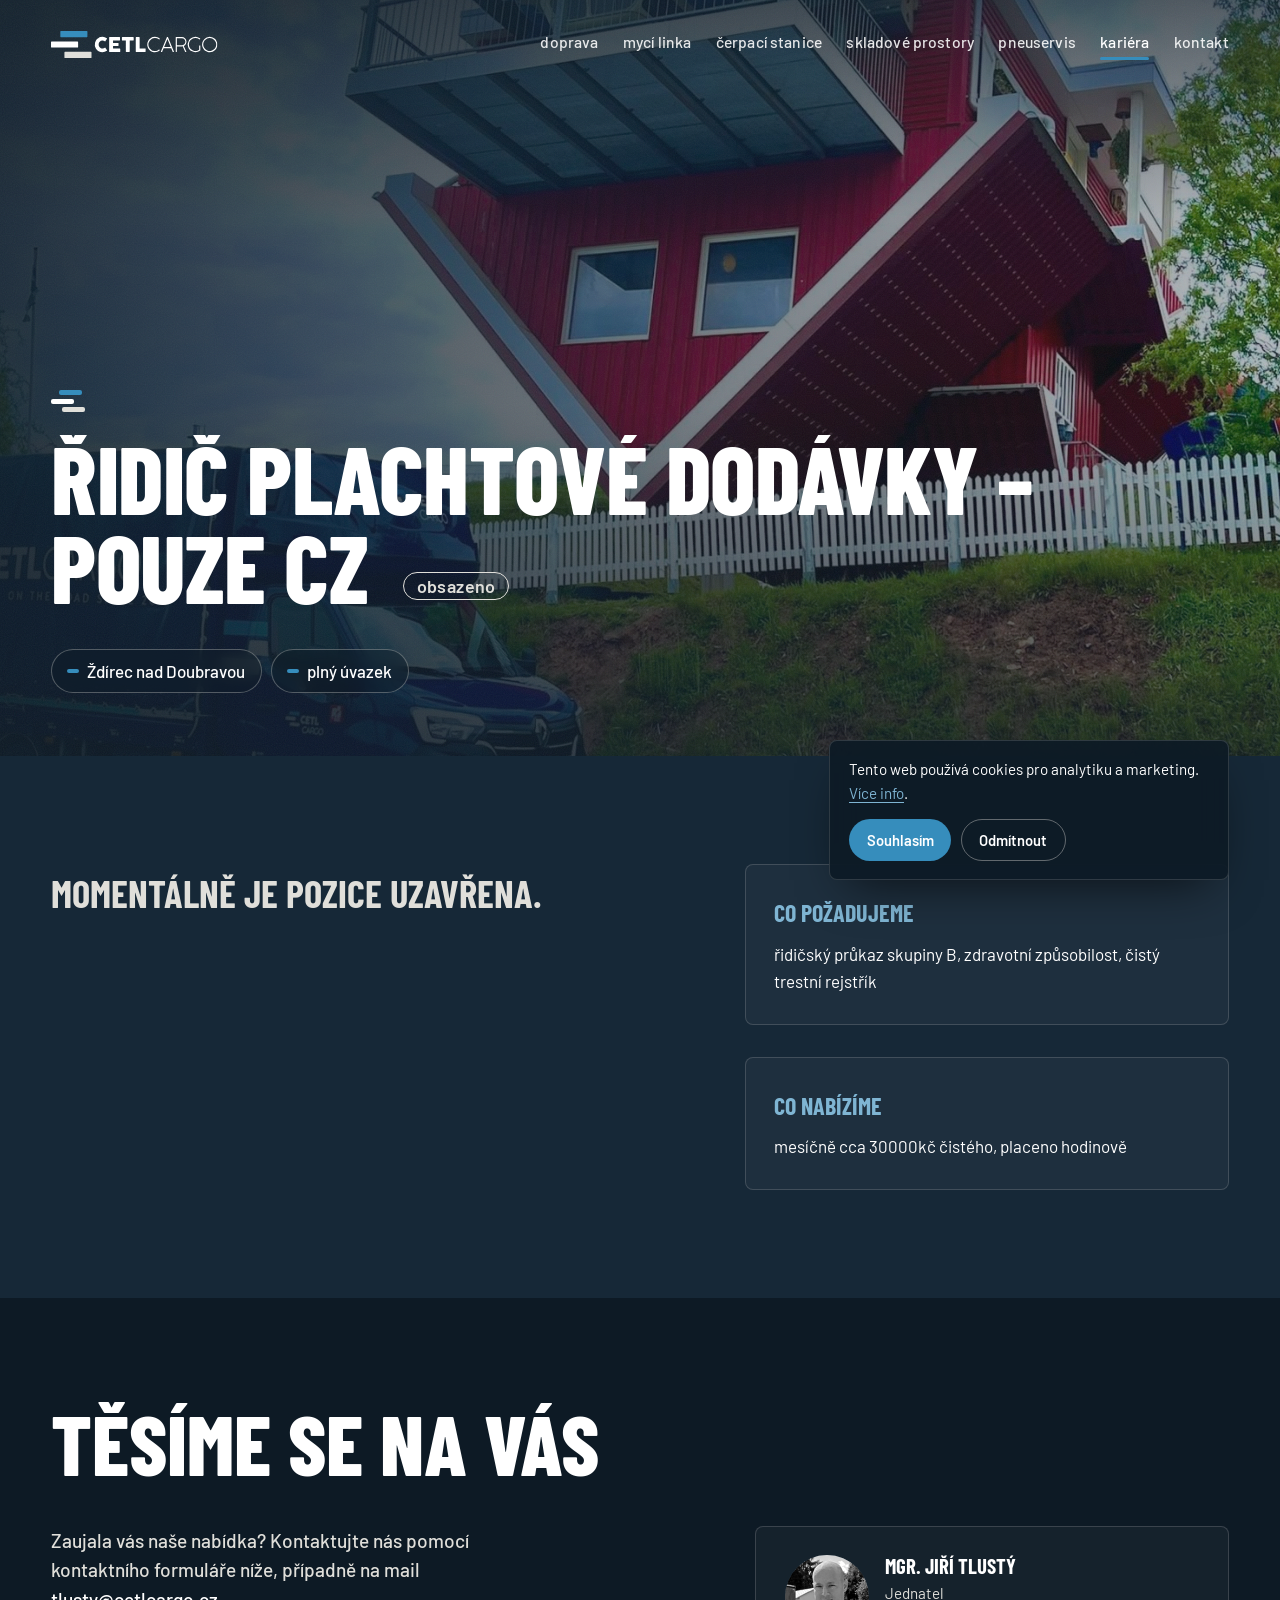
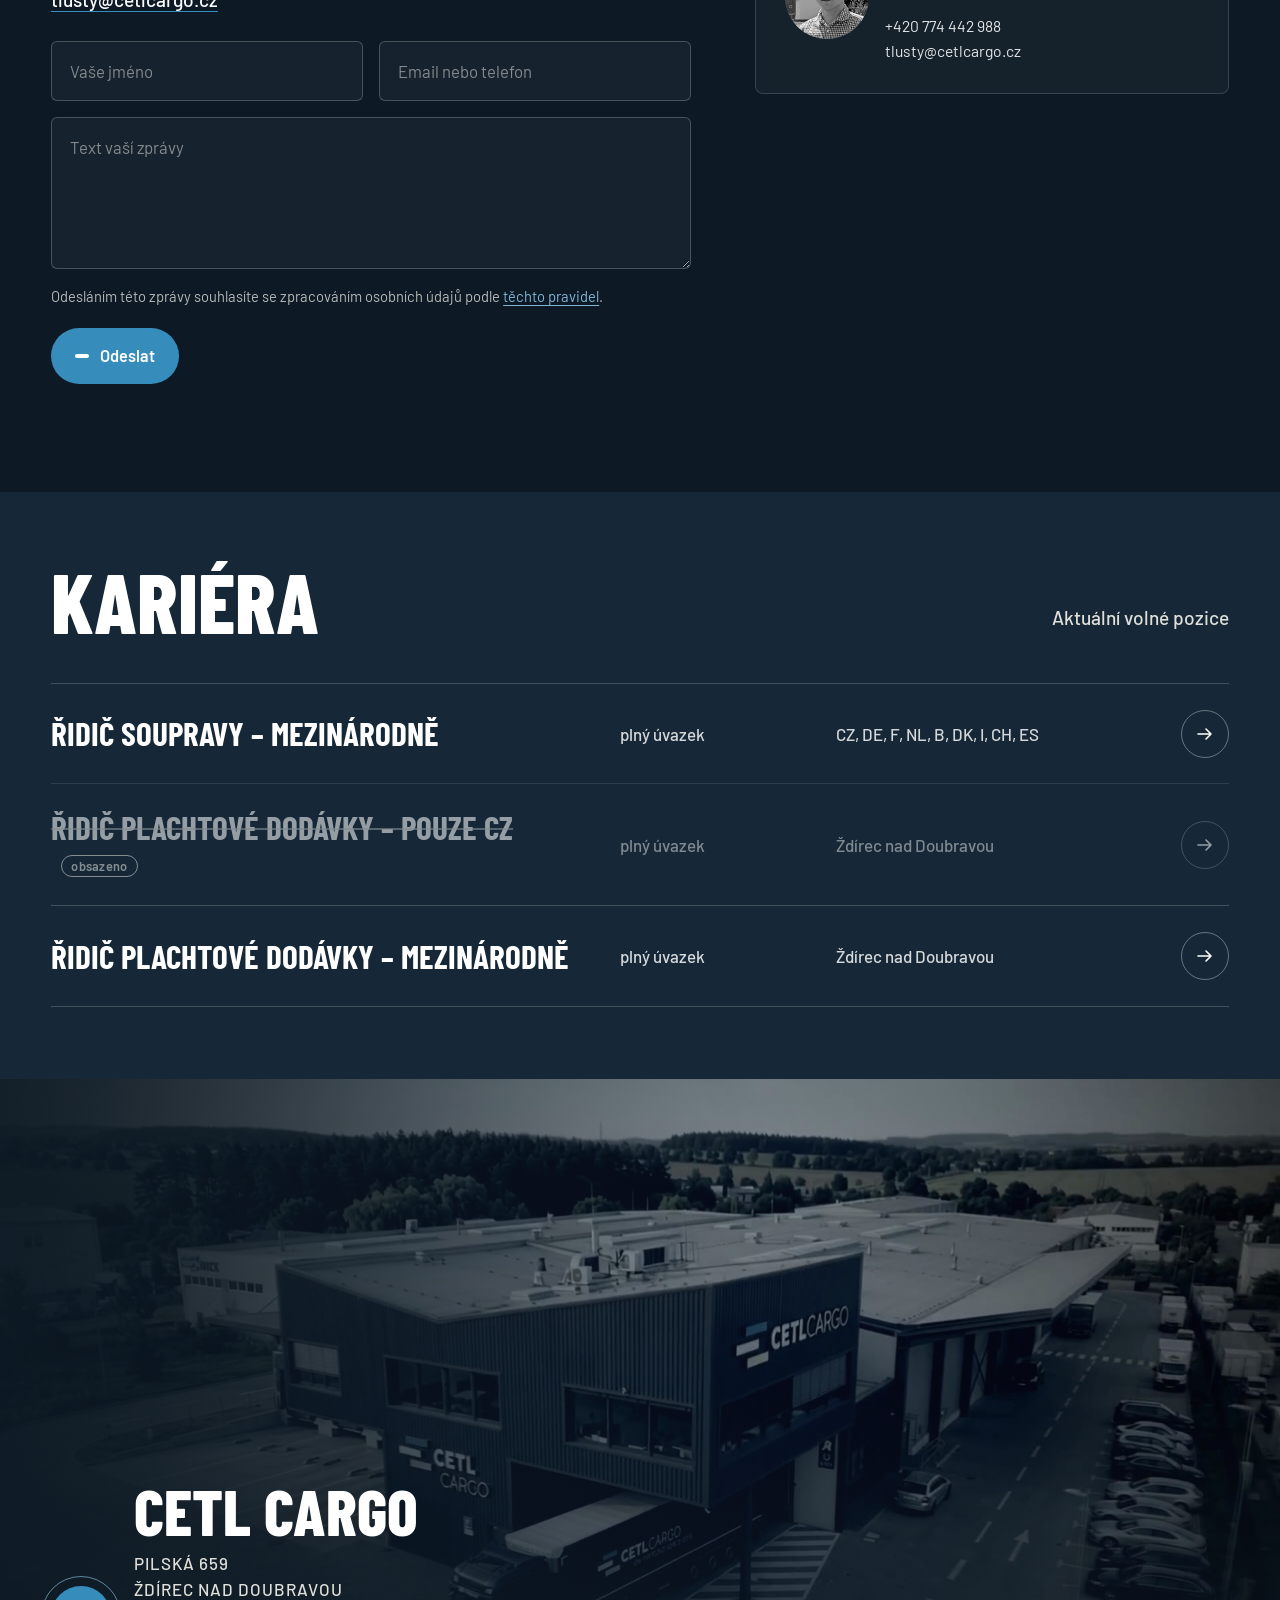
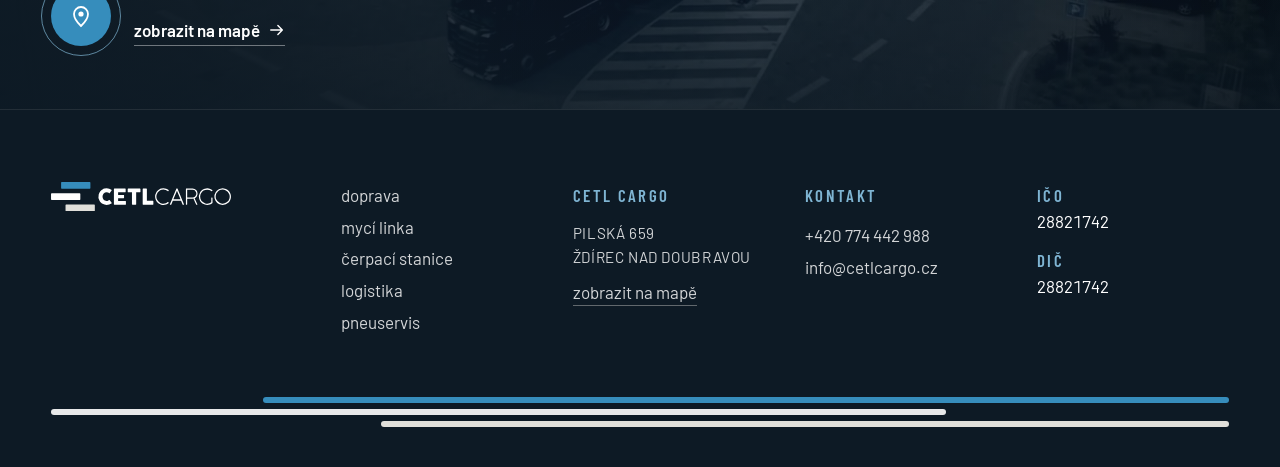
<file: web/pozice-ridic-plachtove-dodavky-pouze-cz.html>
<!doctype html>
<html lang="cs">
<head>
<meta charset="utf-8">
<meta name="viewport" content="width=device-width, initial-scale=1">
<title>CETL Cargo</title>
<script>document.documentElement.classList.add('js')</script>
<meta name="description" content="CETL Cargo – logistický areál ve Ždírci nad Doubravou.">
<link rel="stylesheet" href="assets/site.css">
</head>
<body>
<svg width="0" height="0" style="position:absolute" aria-hidden="true">
  <symbol id="logo" viewBox="0 0 507.36 82.34">
    <path style="fill:var(--lw,#162837)" d="M170.09,21.76a1.88,1.88,0,0,1,.77.79,1.3,1.3,0,0,1-.09,1.17l-5.18,7.350a1.23,1.23,0,0,1-.72.6,1.39,1.39,0,0,1-.94-.26,11.54,11.54,0,0,0-3.310-1.75,11.78,11.78,0,0,0-3.830-.61,11.130,11.130,0,0,0-8.270,3.55,12.110,12.110,0,0,0-2.390,3.86,13,13,0,0,0-.86,4.72,12.84,12.84,0,0,0,.86,4.71,11.870,11.870,0,0,0,2.390,3.83,11.380,11.380,0,0,0,3.650,2.590,11.2,11.2,0,0,0,4.620.95,11.790,11.790,0,0,0,3.860-.63A12.170,12.170,0,0,0,164,50.87a1.37,1.37,0,0,1,.91-.28,1.28,1.28,0,0,1,.74.55l5.240,7.540a1.22,1.22,0,0,1,.09,1.130,1.940,1.940,0,0,1-.76.77,24.540,24.540,0,0,1-6.210,3,23.4,23.4,0,0,1-18.830-2.130,23.370,23.370,0,0,1-4.730-3.660,23.930,23.930,0,0,1-3.670-4.720A23.730,23.730,0,0,1,134.42,35a24,24,0,0,1,2.360-5.610,23.610,23.610,0,0,1,3.670-4.760A23.070,23.070,0,0,1,145.18,21a24.510,24.510,0,0,1,5.590-2.360A23.750,23.750,0,0,1,164,18.8,23.660,23.660,0,0,1,170.09,21.76Z"/>
    <path style="fill:var(--lw,#162837)" d="M177.33,19.86a1.43,1.43,0,0,1,.35-1,1.25,1.25,0,0,1,1-.38h30.4a1.35,1.35,0,0,1,1,.39,1.5,1.5,0,0,1,.37,1.07v7.58a1.54,1.54,0,0,1-.37,1A1.26,1.26,0,0,1,209,29H189.18v7.6h15.33a1.65,1.65,0,0,1,1,.27,1,1,0,0,1,.38.92v6.62a1.29,1.29,0,0,1-.33.83,1.24,1.24,0,0,1-1,.4H189.18v7.84h20.6a1.23,1.23,0,0,1,1.38,1.41v7.7a.8.8,0,0,1-.25.55c-.08.57-.5.85-1.26.85h-31a1.46,1.46,0,0,1-1-.32,1.27,1.27,0,0,1-.36-1Z"/>
    <path style="fill:var(--lw,#162837)" d="M216.21,19.79a1.27,1.27,0,0,1,.41-1,1.52,1.52,0,0,1,1-.36h33a1.55,1.55,0,0,1,1,.33,1.36,1.36,0,0,1,.49,1V27.4a1.66,1.66,0,0,1-.38,1.05,1.28,1.28,0,0,1-1.09.51H240.05V62.51a1.45,1.45,0,0,1-.4,1,1.33,1.33,0,0,1-1,.44h-9a1.47,1.47,0,0,1-1-.41,1.36,1.36,0,0,1-.46-1V29H217.65a1.46,1.46,0,0,1-1-.4,1.55,1.55,0,0,1-.41-1.16Z"/>
    <path style="fill:var(--lw,#162837)" d="M258.44,19.76a1.39,1.39,0,0,1,.36-1,1.35,1.35,0,0,1,1-.39h9.07a1.47,1.47,0,0,1,.95.36,1.36,1.36,0,0,1,.46,1V53.1h16.85a1.38,1.38,0,0,1,1,.37,1.3,1.3,0,0,1,.4,1v8.06a1.47,1.47,0,0,1-.35,1,1.3,1.3,0,0,1-1,.46H259.79a1.19,1.19,0,0,1-1.350-1.350Z"/>
    <path style="fill:var(--lm,#162837)" d="M82.65,48.78a1.82,1.82,0,0,1-1.82,1.82h-79A1.81,1.81,0,0,1,0,48.78V33.55a1.81,1.81,0,0,1,1.81-1.81h79a1.82,1.82,0,0,1,1.82,1.81Z"/>
    <path style="fill:#368dbc" d="M30.21,0h79A1.81,1.81,0,0,1,111,1.81V17a1.82,1.82,0,0,1-1.82,1.82h-79A1.82,1.82,0,0,1,28.39,17V1.82A1.82,1.82,0,0,1,30.21,0Z"/>
    <path style="fill:#e0dfda" d="M42.7,63.48h79a1.82,1.82,0,0,1,1.82,1.82V80.52a1.82,1.82,0,0,1-1.82,1.82h-79a1.81,1.81,0,0,1-1.81-1.81V65.29A1.82,1.82,0,0,1,42.7,63.48Z"/>
    <path style="fill:var(--lw,#162837)" d="M331.35,22.8a1.18,1.18,0,0,1,.65.95,1,1,0,0,1-.25.64l-.82,1a3,3,0,0,1-.42.4.71.71,0,0,1-.44.15,2.33,2.33,0,0,1-1.23-.55,23.37,23.37,0,0,0-5.62-3A17.86,17.86,0,0,0,317,21.33a19.54,19.54,0,0,0-5.39.73,19.79,19.79,0,0,0-4.8,2.07,20.33,20.33,0,0,0-9.11,11.92,18.51,18.51,0,0,0-.71,5.09,18,18,0,0,0,.75,5.16,20.49,20.49,0,0,0,2.09,4.76A21.48,21.48,0,0,0,303,55.14a21.93,21.93,0,0,0,4,3.2,19.72,19.72,0,0,0,4.63,2.1,17.12,17.12,0,0,0,5,.75,18.23,18.23,0,0,0,3.23-.3,21.36,21.36,0,0,0,3.29-.89,22,22,0,0,0,3.18-1.43,17.75,17.75,0,0,0,2.83-1.91,1.24,1.24,0,0,1,.77-.28,1.38,1.38,0,0,1,1.13.77l.46.74a1.5,1.5,0,0,1,.21.76,1.35,1.35,0,0,1-.61,1.13,23.41,23.41,0,0,1-6.62,3.57,23.7,23.7,0,0,1-13.9.45,22.770,22.770,0,0,1-5.57-2.36,24,24,0,0,1-4.74-3.66A22.8,22.8,0,0,1,296.71,53a24.19,24.19,0,0,1-2.36-5.63,23.05,23.05,0,0,1-.84-6.25A23.12,23.12,0,0,1,296.7,29.4a23.59,23.59,0,0,1,3.66-4.72A22.83,22.83,0,0,1,305.11,21a24.55,24.55,0,0,1,5.62-2.36,23.51,23.51,0,0,1,13.91.45A22.58,22.58,0,0,1,331.35,22.8Z"/>
    <path style="fill:var(--lw,#162837)" d="M335.22,62.85c.14-.47.29-.9.44-1.3s.3-.76.45-1.09l17.22-41.25a2.68,2.68,0,0,1,.37-.61.81.81,0,0,1,.7-.28h1.26a.86.86,0,0,1,.73.28c.14.18.28.37.4.55l18,43.33a1.22,1.22,0,0,1,.06.29,3.070,3.070,0,0,1,0,.32c0,.49-.33.78-1,.86h-1.62l-.13,0H372a1.14,1.14,0,0,1-1.1-.85l-4.29-10.42H343.4l-2.28,5.6q-1.1,2.67-2,4.88a1.12,1.12,0,0,1-1.07.76.94.94,0,0,1-.28,0h-1.62c-.66-.06-1-.33-1-.79V63A.32.32,0,0,1,335.22,62.85Zm9.77-14h20.07l-10-24.49Z"/>
    <path style="fill:var(--lw,#162837)" d="M399.1,18.41a14.27,14.27,0,0,1,10.06,4.25,14.44,14.44,0,0,1,3,4.53,14.28,14.28,0,0,1-1.24,13.38,14.67,14.67,0,0,1-2.66,3,13.91,13.91,0,0,1-3.42,2.16l7.690,16.85a1.68,1.68,0,0,1,.15.55,1.41,1.41,0,0,1-.06.47c0,.1-.15.17-.33.22a3.42,3.42,0,0,1-.86.1h-1.66a.81.81,0,0,1-.79-.58l-7.54-16.7a10.790,10.790,0,0,1-1.24.23,12.320,12.320,0,0,1-1.43.07H383.87V62.85a1,1,0,0,1-1.11,1.1h-1.31a1,1,0,0,1-1.11-1.1V19.42a2.520,2.520,0,0,1,.4-.78.94.94,0,0,1,.71-.23Zm-1.78,25.07h.49c.8,0,1.58,0,2.36-.06a8,8,0,0,0,2.3-.46,11.42,11.42,0,0,0,2.94-1.53,10.38,10.38,0,0,0,2.31-2.32,10.74,10.74,0,0,0,1.51-3,11.06,11.06,0,0,0,.53-3.41,10.89,10.89,0,0,0-3.11-7.64,10.86,10.86,0,0,0-3.42-2.33,10.24,10.24,0,0,0-4.22-.86H383.87V43.48Z"/>
    <path style="fill:var(--lw,#162837)" d="M440.27,21.51a19.31,19.31,0,0,0-5.35.73,21.09,21.09,0,0,0-4.76,2,19.76,19.76,0,0,0-4,3.13,19.37,19.37,0,0,0-3.06,4,20.87,20.87,0,0,0-1.94,4.7,19.53,19.53,0,0,0,0,10.4,20,20,0,0,0,2,4.72,19.64,19.64,0,0,0,3.09,4A20.24,20.24,0,0,0,435,60.34a19.08,19.08,0,0,0,5.2.7A18.58,18.58,0,0,0,446.71,60a19.61,19.61,0,0,0,5.1-2.68V45a1,1,0,0,1,1.12-1.13h1.27a1.18,1.18,0,0,1,.83.29,1.1,1.1,0,0,1,.3.84V58.59a1,1,0,0,1-.2.6,2.71,2.71,0,0,1-.57.53,28.23,28.23,0,0,1-6.64,3.49,22.16,22.16,0,0,1-7.72,1.32,22.89,22.89,0,0,1-11.75-3.17,23.67,23.67,0,0,1-4.71-3.63,22.92,22.92,0,0,1-3.62-4.7,23.74,23.74,0,0,1-2.33-5.58,23.42,23.42,0,0,1,2.34-18,23.73,23.73,0,0,1,3.63-4.72,23.47,23.47,0,0,1,4.7-3.66A23.19,23.19,0,0,1,434,18.74a22.42,22.42,0,0,1,6.2-.85,22.73,22.73,0,0,1,9,1.84c.49.23,1.07.51,1.76.86s1.33.71,2,1.1a13.15,13.15,0,0,1,1.59,1.15c.44.38.66.71.66,1a1,1,0,0,1-.25.64l-.82,1a2.53,2.53,0,0,1-.41.4.69.69,0,0,1-.44.15,2.32,2.32,0,0,1-1.21-.55,22.39,22.39,0,0,0-5.63-3A18.56,18.56,0,0,0,440.27,21.51Z"/>
    <path style="fill:var(--lw,#162837)" d="M460.69,41.24a23.37,23.37,0,0,1,3.17-11.78,23.64,23.64,0,0,1,8.38-8.4,24.63,24.63,0,0,1,5.58-2.36,23.3,23.3,0,0,1,12.4,0,24,24,0,0,1,5.57,2.36,23.54,23.54,0,0,1,4.72,3.65,23,23,0,0,1,3.65,4.74,23.79,23.79,0,0,1,2.36,5.6,23,23,0,0,1,.84,6.22,22.74,22.74,0,0,1-.84,6.2A23.85,23.85,0,0,1,504.16,53a23.06,23.06,0,0,1-3.65,4.7,23.18,23.18,0,0,1-16.5,6.8,23.18,23.18,0,0,1-6.2-.82,23.44,23.44,0,0,1-5.58-2.35,23.14,23.14,0,0,1-4.72-3.64,23.11,23.11,0,0,1-6-10.29A23,23,0,0,1,460.69,41.24Zm3.59,0a19.25,19.25,0,0,0,1.54,7.7A19.83,19.83,0,0,0,476.33,59.4a19.85,19.85,0,0,0,12.95.84,19.76,19.76,0,0,0,8.7-5.07,19.27,19.27,0,0,0,3.1-4,19.74,19.74,0,0,0,2-4.72,19.52,19.52,0,0,0,.71-5.26,18.85,18.85,0,0,0-1.57-7.66A20,20,0,0,0,491.7,23,19,19,0,0,0,484,21.48a19.39,19.39,0,0,0-5.25.7,20.31,20.31,0,0,0-4.74,2,19.39,19.39,0,0,0-4,3.1,20.6,20.6,0,0,0-3.08,4A19.57,19.57,0,0,0,465,36,19.33,19.33,0,0,0,464.28,41.21Z"/>
  </symbol>
</svg>

<div class="bg light" aria-hidden="true">
  <img src="img/hero-dodavka.jpg" alt="" class="kb">
  <div class="tint"></div>
  <div class="shade"></div>
  <div class="grain"></div>
</div>

<div class="curtain" aria-hidden="true"><i></i><i></i><i></i></div>

<header class="top">
  <a class="brand" href="index.html" aria-label="CETL Cargo – úvod">
    <svg viewBox="0 0 507.36 82.34" style="--lw:#fff;--lm:#fff" aria-hidden="true"><use href="#logo"/></svg>
  </a>
  <nav class="nav" aria-label="Hlavní navigace">
    <ul>
      <li><a href="doprava.html">doprava</a>
        <ul class="sub"><li><a href="doprava.html#dispecink">dispečink kontakty</a></li><li><a href="doprava.html#onas">o nás</a></li><li><a href="doprava.html#park">vozový park</a></li><li><a href="doprava.html#kestazeni">ke stažení</a></li></ul></li>
      <li><a href="myci-linka.html">mycí linka</a>
        <ul class="sub"><li><a href="myci-linka.html#rezervace">rezervační formulář</a></li><li><a href="myci-linka.html#zakaznici">kontakt</a></li></ul></li>
      <li><a href="cerpaci-stanice.html">čerpací stanice</a>
        <ul class="sub"><li><a href="cerpaci-stanice.html#ceny">aktuální ceny</a></li><li><a href="cerpaci-stanice.html#kontakt">kontakt</a></li></ul></li>
      <li><a href="logistika.html">skladové prostory</a>
        <ul class="sub"><li><a href="logistika.html#sklady">skladování</a></li><li><a href="logistika.html#manipulace">manipulace materiálem</a></li><li><a href="logistika.html#logistika">výrobní prostory</a></li><li><a href="logistika.html#parkoviste">hlídané parkoviště</a></li></ul></li>
      <li><a href="pneuservis.html">pneuservis</a>
        <ul class="sub"><li><a href="pneuservis.html#cenik">ceník</a></li></ul></li>
      <li><a href="kariera.html" aria-current="page">kariéra</a></li>
      <li><a href="kontakt.html">kontakt</a></li>
    </ul>
  </nav>
  <button class="burger" aria-expanded="false" aria-controls="mnav" aria-label="Menu"><i></i><i></i></button>
</header>

<nav class="mnav" id="mnav" aria-label="Menu">
  <ul>
    <li><a href="doprava.html">doprava</a><div class="msub"><a href="doprava.html#dispecink">dispečink kontakty</a><a href="doprava.html#onas">o nás</a><a href="doprava.html#park">vozový park</a><a href="doprava.html#kestazeni">ke stažení</a></div></li>
    <li><a href="myci-linka.html">mycí linka</a><div class="msub"><a href="myci-linka.html#rezervace">rezervační formulář</a><a href="myci-linka.html#zakaznici">kontakt</a></div></li>
    <li><a href="cerpaci-stanice.html">čerpací stanice</a><div class="msub"><a href="cerpaci-stanice.html#ceny">aktuální ceny</a><a href="cerpaci-stanice.html#kontakt">kontakt</a></div></li>
    <li><a href="logistika.html">skladové prostory</a><div class="msub"><a href="logistika.html#sklady">skladování</a><a href="logistika.html#manipulace">manipulace materiálem</a><a href="logistika.html#logistika">výrobní prostory</a><a href="logistika.html#parkoviste">hlídané parkoviště</a></div></li>
    <li><a href="pneuservis.html">pneuservis</a><div class="msub"><a href="pneuservis.html#cenik">ceník</a></div></li>
    <li><a href="kariera.html" aria-current="page">kariéra</a></li>
    <li><a href="kontakt.html">kontakt</a></li>
  </ul>
</nav>

<main>
  <section class="sub-hero">
    <div class="hero-inner">
      <p class="kicker"><span class="bars" aria-hidden="true"><b></b><b></b><b></b></span></p>
      <h1><span class="line"><span>Řidič plachtové dodávky –</span></span><span class="line"><span>pouze CZ <span class="badge">obsazeno</span></span></span></h1>
      <div class="hero-actions"><ul class="chips"><li>Ždírec nad Doubravou</li><li>plný úvazek</li></ul></div>
    </div>
  </section>

  <section class="panel">
    <div class="facts">
      <div><p class="closed">Momentálně je pozice uzavřena.</p></div>
      <div class="req">
        <div class="card"><h3>co požadujeme</h3><p>řidičský průkaz skupiny B, zdravotní způsobilost, čistý trestní rejstřík</p></div>
        <div class="card"><h3>co nabízíme</h3><p>mesíčně cca 30000kč čistého, placeno hodinově</p></div>
      </div>
    </div>
  </section>

  <section class="panel deep">
    <div class="sec-head"><h2>těsíme se na vás</h2></div>
    <div class="contact-grid">
      <div>
        <p class="lead intro-text">Zaujala vás naše nabídka? Kontaktujte nás pomocí kontaktního formuláře níže, případně na mail <a href="mailto:tlusty@cetlcargo.cz" style="color:#fff;border-bottom:1px solid var(--blue)">tlusty@cetlcargo.cz</a></p>
        <form class="form" data-mailto="tlusty@cetlcargo.cz" data-subject="Kariéra – Řidič plachtové dodávky – pouze CZ" novalidate>
        <div class="row2">
          <label class="field"><span class="sr">Vaše jméno</span><input type="text" name="jmeno" placeholder="Vaše jméno" required autocomplete="name"></label>
          <label class="field"><span class="sr">Email nebo telefon</span><input type="text" name="kontakt" placeholder="Email nebo telefon" required></label>
        </div>
        <label class="field"><span class="sr">Text vaší zprávy</span><textarea name="zprava" placeholder="Text vaší zprávy" required></textarea></label>
        <p class="consent">Odesláním této zprávy souhlasíte se zpracováním osobních údajů podle <a href="osobni-udaje.html">těchto pravidel</a>.</p>
        <p class="form-msg err" role="alert" hidden>Zkontrolujte, zda jsou všechna pole vyplněna.</p>
        <div class="form-actions"><button class="btn" type="submit">Odeslat</button></div>
      </form>
      </div>
      <div><div class="card"><ul><li class="person"><span class="avatar"><img src="img/lide/tlusty-jiri.jpg" alt="" loading="lazy"></span><div><p class="p-name">Mgr. Jiří Tlustý</p><p class="p-role">jednatel</p><div class="p-links"><a href="tel:+420774442988">+420 774 442 988</a><a href="mailto:tlusty@cetlcargo.cz">tlusty@cetlcargo.cz</a></div></div></li></ul></div></div>
    </div>
  </section>

  <section class="panel tight">
    <div class="sec-head"><h2>Kariéra</h2><p class="lead">Aktuální volné pozice</p></div>
    <ul class="jobs">
      <li><a class="job" href="pozice-ridic-soupravy-mezinarodne.html">
        <span class="job-title">Řidič soupravy – mezinárodně</span>
        <span class="job-type">plný úvazek</span>
        <span class="job-where">CZ, DE, F, NL, B, DK, I, CH, ES</span>
        <span class="job-go" aria-hidden="true"><svg viewBox="0 0 18 18" aria-hidden="true"><path d="M2 9h13M10 4l5 5-5 5" fill="none" stroke="currentColor" stroke-width="1.6" stroke-linecap="round" stroke-linejoin="round"/></svg></span>
      </a></li>
      <li><a class="job taken" href="pozice-ridic-plachtove-dodavky-pouze-cz.html">
        <span class="job-title">Řidič plachtové dodávky – pouze CZ <span class="badge">obsazeno</span></span>
        <span class="job-type">plný úvazek</span>
        <span class="job-where">Ždírec nad Doubravou</span>
        <span class="job-go" aria-hidden="true"><svg viewBox="0 0 18 18" aria-hidden="true"><path d="M2 9h13M10 4l5 5-5 5" fill="none" stroke="currentColor" stroke-width="1.6" stroke-linecap="round" stroke-linejoin="round"/></svg></span>
      </a></li>
      <li><a class="job" href="pozice-ridic.html">
        <span class="job-title">Řidič plachtové dodávky – mezinárodně</span>
        <span class="job-type">plný úvazek</span>
        <span class="job-where">Ždírec nad Doubravou</span>
        <span class="job-go" aria-hidden="true"><svg viewBox="0 0 18 18" aria-hidden="true"><path d="M2 9h13M10 4l5 5-5 5" fill="none" stroke="currentColor" stroke-width="1.6" stroke-linecap="round" stroke-linejoin="round"/></svg></span>
      </a></li>
    </ul>
  </section>
</main>

<a class="locband" href="https://goo.gl/maps/3A5HwyNQzuy6ZbdF9" target="_blank" rel="noopener">
  <img src="img/mapa-areal.jpg" alt="" loading="lazy">
  <div class="loc-inner">
    <span class="pin" aria-hidden="true"><svg viewBox="0 0 24 24"><path d="M12 22s7-6.6 7-12a7 7 0 1 0-14 0c0 5.4 7 12 7 12z" fill="none" stroke="#fff" stroke-width="1.8"/><circle cx="12" cy="10" r="2.6" fill="#fff"/></svg></span>
    <div>
      <p class="loc-name">Cetl Cargo</p>
      <p class="loc-addr">pilská 659<br>Ždírec nad Doubravou</p>
      <span class="loc-cta">zobrazit na mapě <svg width="16" height="16" viewBox="0 0 18 18" aria-hidden="true"><path d="M2 9h13M10 4l5 5-5 5" fill="none" stroke="currentColor" stroke-width="1.6" stroke-linecap="round" stroke-linejoin="round"/></svg></span>
    </div>
  </div>
</a>

<footer class="foot">
  <div class="foot-grid">
    <div>
      <a class="brand" href="index.html" aria-label="CETL Cargo – úvod">
        <svg viewBox="0 0 507.36 82.34" style="--lw:#fff;--lm:#fff" aria-hidden="true"><use href="#logo"/></svg>
      </a>
    </div>
    <div>
      <ul>
        <li><a href="doprava.html">doprava</a></li>
        <li><a href="myci-linka.html">mycí linka</a></li>
        <li><a href="cerpaci-stanice.html">čerpací stanice</a></li>
        <li><a href="logistika.html">logistika</a></li>
        <li><a href="pneuservis.html">pneuservis</a></li>
      </ul>
    </div>
    <div>
      <h3>Cetl Cargo</h3>
      <p class="addr">pilská 659<br>Ždírec nad Doubravou</p>
      <a class="maplink" href="https://goo.gl/maps/9M49HyW6oiEzfwva7" target="_blank" rel="noopener">zobrazit na mapě</a>
    </div>
    <div>
      <h3>kontakt</h3>
      <ul>
        <li><a href="tel:+420774442988">+420 774 442 988</a></li>
        <li><a href="mailto:info@cetlcargo.cz">info@cetlcargo.cz</a></li>
      </ul>
    </div>
    <div>
      <dl class="ids">
        <dt>ičo</dt><dd>28821742</dd>
        <dt>dič</dt><dd>28821742</dd>
      </dl>
    </div>
  </div>
  <div class="foot-bars" aria-hidden="true"><i></i><i></i><i></i></div>
</footer>

<div class="cookie" role="region" aria-label="Cookies">
  <p>Tento web používá cookies pro analytiku a marketing. <a href="osobni-udaje.html">Více info</a>.</p>
  <div class="row"><button class="ok" type="button">Souhlasím</button><button class="no" type="button">Odmítnout</button></div>
</div>
<script src="assets/site.js"></script>
</body>
</html>
</file>
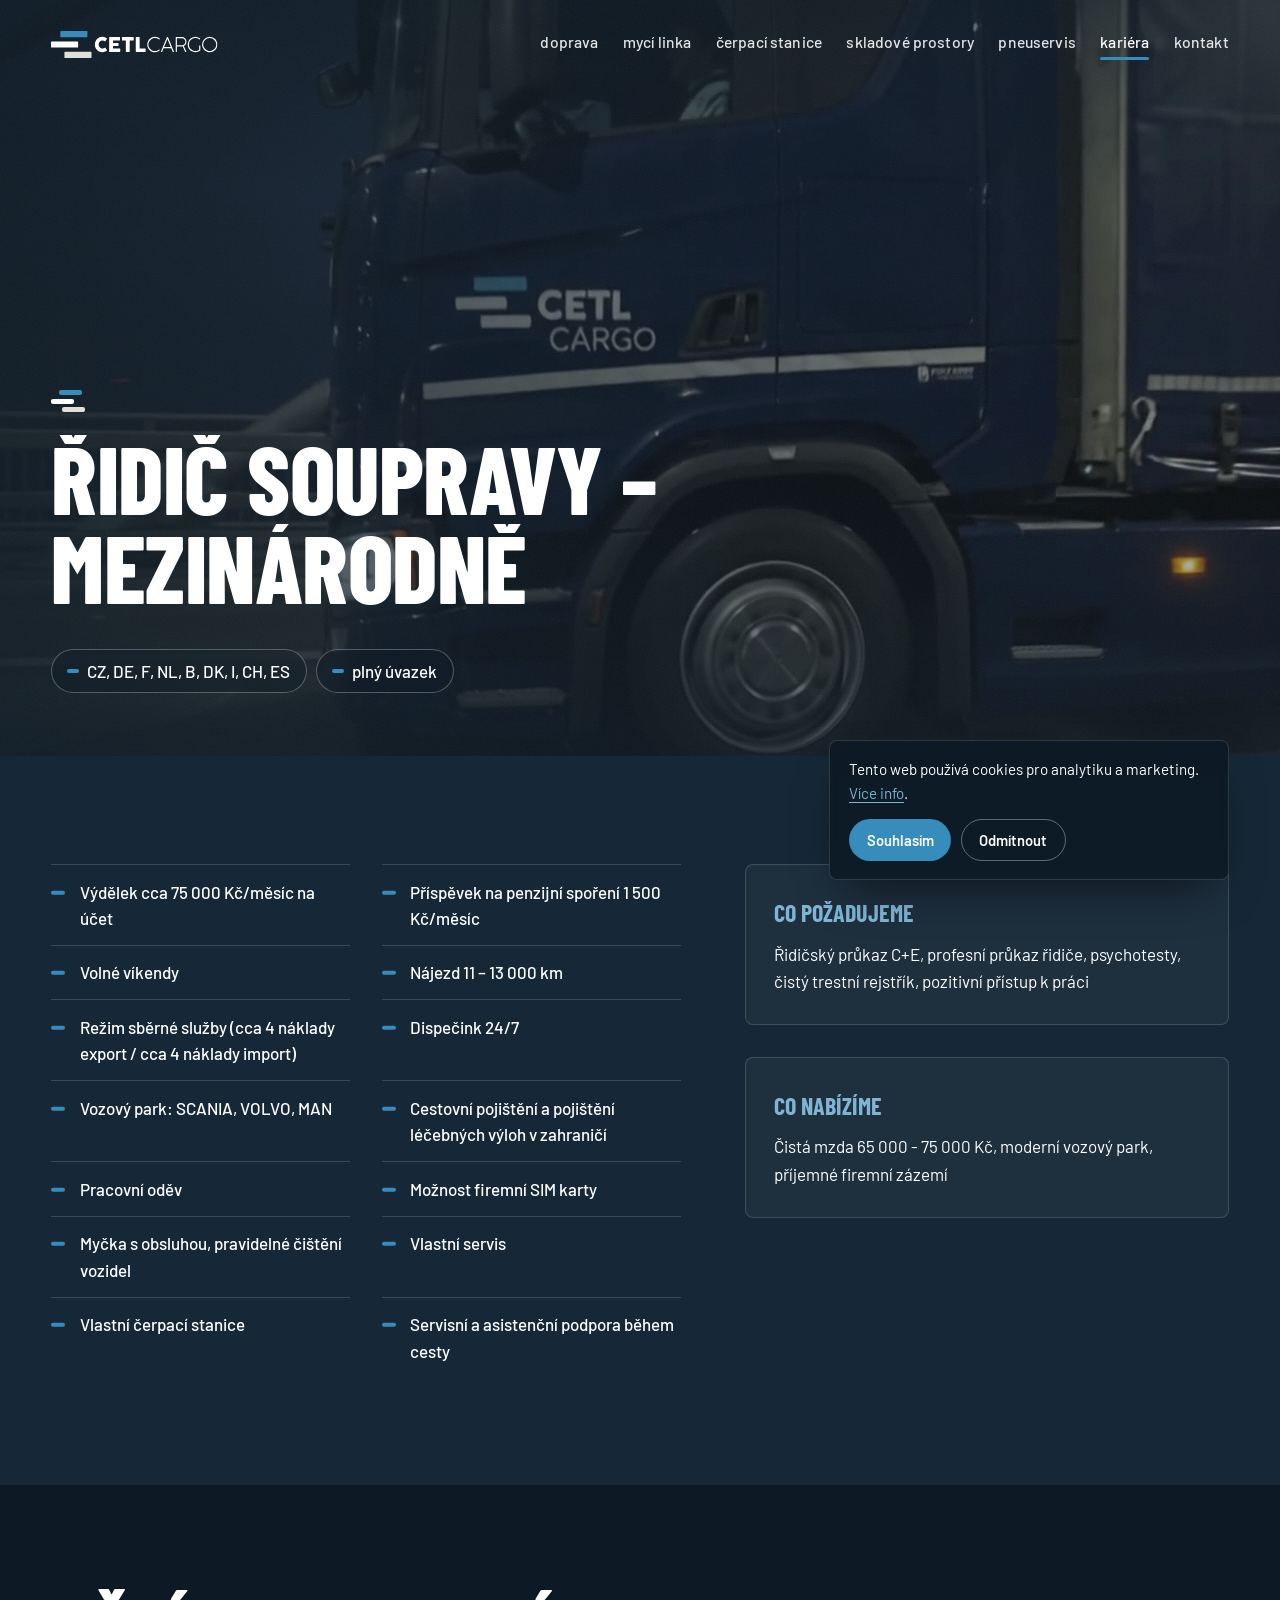
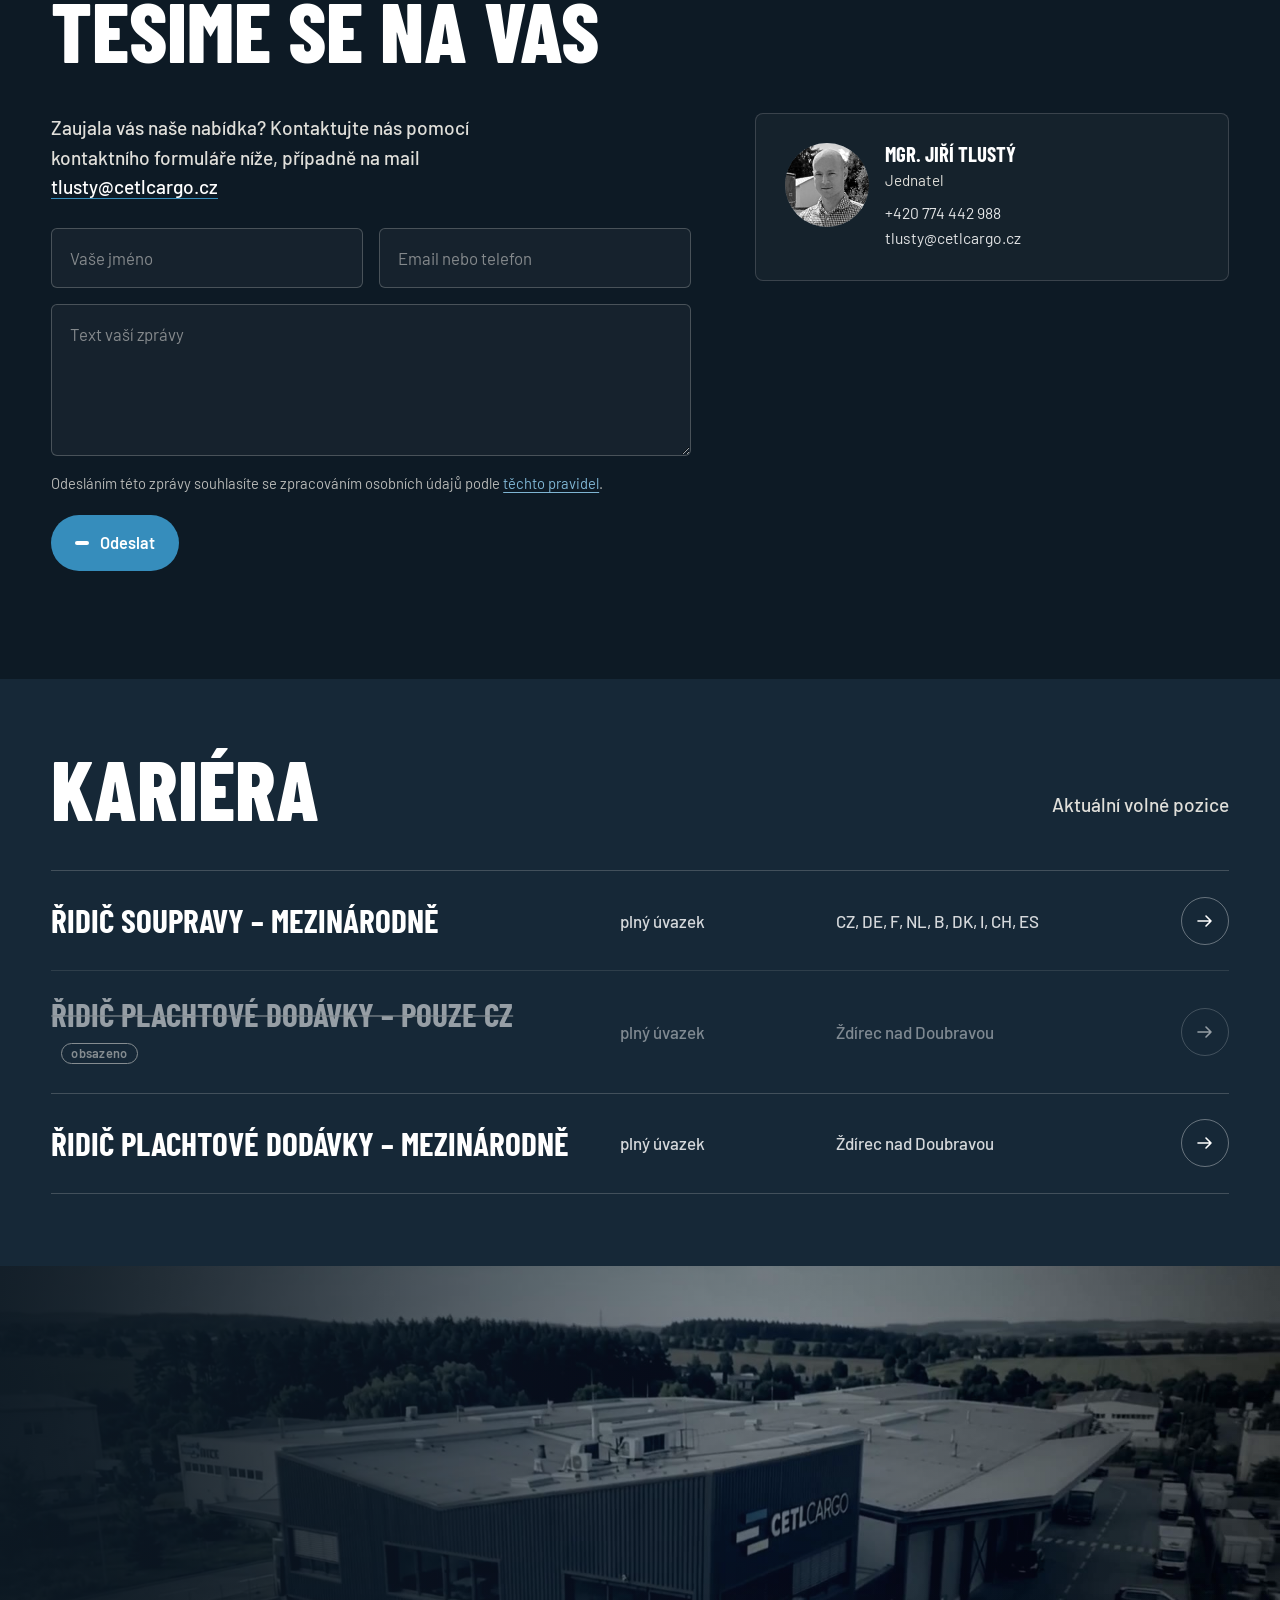
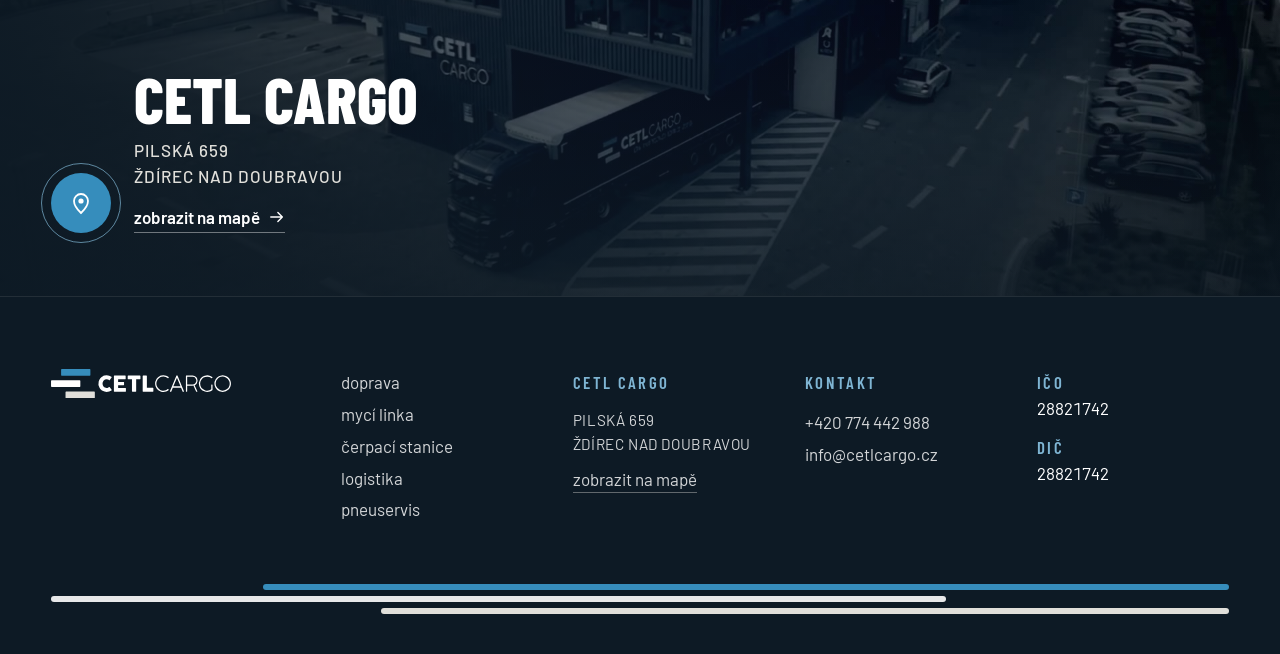
<file: web/pozice-ridic-soupravy-mezinarodne.html>
<!doctype html>
<html lang="cs">
<head>
<meta charset="utf-8">
<meta name="viewport" content="width=device-width, initial-scale=1">
<title>CETL Cargo</title>
<script>document.documentElement.classList.add('js')</script>
<meta name="description" content="CETL Cargo – logistický areál ve Ždírci nad Doubravou.">
<link rel="stylesheet" href="assets/site.css">
</head>
<body>
<svg width="0" height="0" style="position:absolute" aria-hidden="true">
  <symbol id="logo" viewBox="0 0 507.36 82.34">
    <path style="fill:var(--lw,#162837)" d="M170.09,21.76a1.88,1.88,0,0,1,.77.79,1.3,1.3,0,0,1-.09,1.17l-5.18,7.350a1.23,1.23,0,0,1-.72.6,1.39,1.39,0,0,1-.94-.26,11.54,11.54,0,0,0-3.310-1.75,11.78,11.78,0,0,0-3.830-.61,11.130,11.130,0,0,0-8.270,3.55,12.110,12.110,0,0,0-2.390,3.86,13,13,0,0,0-.86,4.72,12.84,12.84,0,0,0,.86,4.71,11.870,11.870,0,0,0,2.390,3.83,11.380,11.380,0,0,0,3.650,2.590,11.2,11.2,0,0,0,4.620.95,11.790,11.790,0,0,0,3.860-.63A12.170,12.170,0,0,0,164,50.87a1.37,1.37,0,0,1,.91-.28,1.28,1.28,0,0,1,.74.55l5.240,7.540a1.22,1.22,0,0,1,.09,1.130,1.940,1.940,0,0,1-.76.77,24.540,24.540,0,0,1-6.210,3,23.4,23.4,0,0,1-18.830-2.130,23.370,23.370,0,0,1-4.730-3.660,23.930,23.930,0,0,1-3.670-4.720A23.730,23.730,0,0,1,134.42,35a24,24,0,0,1,2.360-5.610,23.610,23.610,0,0,1,3.670-4.760A23.070,23.070,0,0,1,145.18,21a24.510,24.510,0,0,1,5.590-2.360A23.750,23.750,0,0,1,164,18.8,23.660,23.660,0,0,1,170.09,21.76Z"/>
    <path style="fill:var(--lw,#162837)" d="M177.33,19.86a1.43,1.43,0,0,1,.35-1,1.25,1.25,0,0,1,1-.38h30.4a1.35,1.35,0,0,1,1,.39,1.5,1.5,0,0,1,.37,1.07v7.58a1.54,1.54,0,0,1-.37,1A1.26,1.26,0,0,1,209,29H189.18v7.6h15.33a1.65,1.65,0,0,1,1,.27,1,1,0,0,1,.38.92v6.62a1.29,1.29,0,0,1-.33.83,1.24,1.24,0,0,1-1,.4H189.18v7.84h20.6a1.23,1.23,0,0,1,1.38,1.41v7.7a.8.8,0,0,1-.25.55c-.08.57-.5.85-1.26.85h-31a1.46,1.46,0,0,1-1-.32,1.27,1.27,0,0,1-.36-1Z"/>
    <path style="fill:var(--lw,#162837)" d="M216.21,19.79a1.27,1.27,0,0,1,.41-1,1.52,1.52,0,0,1,1-.36h33a1.55,1.55,0,0,1,1,.33,1.36,1.36,0,0,1,.49,1V27.4a1.66,1.66,0,0,1-.38,1.05,1.28,1.28,0,0,1-1.09.51H240.05V62.51a1.45,1.45,0,0,1-.4,1,1.33,1.33,0,0,1-1,.44h-9a1.47,1.47,0,0,1-1-.41,1.36,1.36,0,0,1-.46-1V29H217.65a1.46,1.46,0,0,1-1-.4,1.55,1.55,0,0,1-.41-1.16Z"/>
    <path style="fill:var(--lw,#162837)" d="M258.44,19.76a1.39,1.39,0,0,1,.36-1,1.35,1.35,0,0,1,1-.39h9.07a1.47,1.47,0,0,1,.95.36,1.36,1.36,0,0,1,.46,1V53.1h16.85a1.38,1.38,0,0,1,1,.37,1.3,1.3,0,0,1,.4,1v8.06a1.47,1.47,0,0,1-.35,1,1.3,1.3,0,0,1-1,.46H259.79a1.19,1.19,0,0,1-1.350-1.350Z"/>
    <path style="fill:var(--lm,#162837)" d="M82.65,48.78a1.82,1.82,0,0,1-1.82,1.82h-79A1.81,1.81,0,0,1,0,48.78V33.55a1.81,1.81,0,0,1,1.81-1.81h79a1.82,1.82,0,0,1,1.82,1.81Z"/>
    <path style="fill:#368dbc" d="M30.21,0h79A1.81,1.81,0,0,1,111,1.81V17a1.82,1.82,0,0,1-1.82,1.82h-79A1.82,1.82,0,0,1,28.39,17V1.82A1.82,1.82,0,0,1,30.21,0Z"/>
    <path style="fill:#e0dfda" d="M42.7,63.48h79a1.82,1.82,0,0,1,1.82,1.82V80.52a1.82,1.82,0,0,1-1.82,1.82h-79a1.81,1.81,0,0,1-1.81-1.81V65.29A1.82,1.82,0,0,1,42.7,63.48Z"/>
    <path style="fill:var(--lw,#162837)" d="M331.35,22.8a1.18,1.18,0,0,1,.65.95,1,1,0,0,1-.25.64l-.82,1a3,3,0,0,1-.42.4.71.71,0,0,1-.44.15,2.33,2.33,0,0,1-1.23-.55,23.37,23.37,0,0,0-5.62-3A17.86,17.86,0,0,0,317,21.33a19.54,19.54,0,0,0-5.39.73,19.79,19.79,0,0,0-4.8,2.07,20.33,20.33,0,0,0-9.11,11.92,18.51,18.51,0,0,0-.71,5.09,18,18,0,0,0,.75,5.16,20.49,20.49,0,0,0,2.09,4.76A21.48,21.48,0,0,0,303,55.14a21.93,21.93,0,0,0,4,3.2,19.72,19.72,0,0,0,4.63,2.1,17.12,17.12,0,0,0,5,.75,18.23,18.23,0,0,0,3.23-.3,21.36,21.36,0,0,0,3.29-.89,22,22,0,0,0,3.18-1.43,17.75,17.75,0,0,0,2.83-1.91,1.24,1.24,0,0,1,.77-.28,1.38,1.38,0,0,1,1.13.77l.46.74a1.5,1.5,0,0,1,.21.76,1.35,1.35,0,0,1-.61,1.13,23.41,23.41,0,0,1-6.62,3.57,23.7,23.7,0,0,1-13.9.45,22.770,22.770,0,0,1-5.57-2.36,24,24,0,0,1-4.74-3.66A22.8,22.8,0,0,1,296.71,53a24.19,24.19,0,0,1-2.36-5.63,23.05,23.05,0,0,1-.84-6.25A23.12,23.12,0,0,1,296.7,29.4a23.59,23.59,0,0,1,3.66-4.72A22.83,22.83,0,0,1,305.11,21a24.55,24.55,0,0,1,5.62-2.36,23.51,23.51,0,0,1,13.91.45A22.58,22.58,0,0,1,331.35,22.8Z"/>
    <path style="fill:var(--lw,#162837)" d="M335.22,62.85c.14-.47.29-.9.44-1.3s.3-.76.45-1.09l17.22-41.25a2.68,2.68,0,0,1,.37-.61.81.81,0,0,1,.7-.28h1.26a.86.86,0,0,1,.73.28c.14.18.28.37.4.55l18,43.33a1.22,1.22,0,0,1,.06.29,3.070,3.070,0,0,1,0,.32c0,.49-.33.78-1,.86h-1.62l-.13,0H372a1.14,1.14,0,0,1-1.1-.85l-4.29-10.42H343.4l-2.28,5.6q-1.1,2.67-2,4.88a1.12,1.12,0,0,1-1.07.76.94.94,0,0,1-.28,0h-1.62c-.66-.06-1-.33-1-.79V63A.32.32,0,0,1,335.22,62.85Zm9.77-14h20.07l-10-24.49Z"/>
    <path style="fill:var(--lw,#162837)" d="M399.1,18.41a14.27,14.27,0,0,1,10.06,4.25,14.44,14.44,0,0,1,3,4.53,14.28,14.28,0,0,1-1.24,13.38,14.67,14.67,0,0,1-2.66,3,13.91,13.91,0,0,1-3.42,2.16l7.690,16.85a1.68,1.68,0,0,1,.15.55,1.41,1.41,0,0,1-.06.47c0,.1-.15.17-.33.22a3.42,3.42,0,0,1-.86.1h-1.66a.81.81,0,0,1-.79-.58l-7.54-16.7a10.790,10.790,0,0,1-1.24.23,12.320,12.320,0,0,1-1.43.07H383.87V62.85a1,1,0,0,1-1.11,1.1h-1.31a1,1,0,0,1-1.11-1.1V19.42a2.520,2.520,0,0,1,.4-.78.94.94,0,0,1,.71-.23Zm-1.78,25.07h.49c.8,0,1.58,0,2.36-.06a8,8,0,0,0,2.3-.46,11.42,11.42,0,0,0,2.94-1.53,10.38,10.38,0,0,0,2.31-2.32,10.74,10.74,0,0,0,1.51-3,11.06,11.06,0,0,0,.53-3.41,10.89,10.89,0,0,0-3.11-7.64,10.86,10.86,0,0,0-3.42-2.33,10.24,10.24,0,0,0-4.22-.86H383.87V43.48Z"/>
    <path style="fill:var(--lw,#162837)" d="M440.27,21.51a19.31,19.31,0,0,0-5.35.73,21.09,21.09,0,0,0-4.76,2,19.76,19.76,0,0,0-4,3.13,19.37,19.37,0,0,0-3.06,4,20.87,20.87,0,0,0-1.94,4.7,19.53,19.53,0,0,0,0,10.4,20,20,0,0,0,2,4.72,19.64,19.64,0,0,0,3.09,4A20.24,20.24,0,0,0,435,60.34a19.08,19.08,0,0,0,5.2.7A18.58,18.58,0,0,0,446.71,60a19.61,19.61,0,0,0,5.1-2.68V45a1,1,0,0,1,1.12-1.13h1.27a1.18,1.18,0,0,1,.83.29,1.1,1.1,0,0,1,.3.84V58.59a1,1,0,0,1-.2.6,2.71,2.71,0,0,1-.57.53,28.23,28.23,0,0,1-6.64,3.49,22.16,22.16,0,0,1-7.72,1.32,22.89,22.89,0,0,1-11.75-3.17,23.67,23.67,0,0,1-4.71-3.63,22.92,22.92,0,0,1-3.62-4.7,23.74,23.74,0,0,1-2.33-5.58,23.42,23.42,0,0,1,2.34-18,23.73,23.73,0,0,1,3.63-4.72,23.47,23.47,0,0,1,4.7-3.66A23.19,23.19,0,0,1,434,18.74a22.42,22.42,0,0,1,6.2-.85,22.73,22.73,0,0,1,9,1.84c.49.23,1.07.51,1.76.86s1.33.71,2,1.1a13.15,13.15,0,0,1,1.59,1.15c.44.38.66.71.66,1a1,1,0,0,1-.25.64l-.82,1a2.53,2.53,0,0,1-.41.4.69.69,0,0,1-.44.15,2.32,2.32,0,0,1-1.21-.55,22.39,22.39,0,0,0-5.63-3A18.56,18.56,0,0,0,440.27,21.51Z"/>
    <path style="fill:var(--lw,#162837)" d="M460.69,41.24a23.37,23.37,0,0,1,3.17-11.78,23.64,23.64,0,0,1,8.38-8.4,24.63,24.63,0,0,1,5.58-2.36,23.3,23.3,0,0,1,12.4,0,24,24,0,0,1,5.57,2.36,23.54,23.54,0,0,1,4.72,3.65,23,23,0,0,1,3.65,4.74,23.79,23.79,0,0,1,2.36,5.6,23,23,0,0,1,.84,6.22,22.74,22.74,0,0,1-.84,6.2A23.85,23.85,0,0,1,504.16,53a23.06,23.06,0,0,1-3.65,4.7,23.18,23.18,0,0,1-16.5,6.8,23.18,23.18,0,0,1-6.2-.82,23.44,23.44,0,0,1-5.58-2.35,23.14,23.14,0,0,1-4.72-3.64,23.11,23.11,0,0,1-6-10.29A23,23,0,0,1,460.69,41.24Zm3.59,0a19.25,19.25,0,0,0,1.54,7.7A19.83,19.83,0,0,0,476.33,59.4a19.85,19.85,0,0,0,12.95.84,19.76,19.76,0,0,0,8.7-5.07,19.27,19.27,0,0,0,3.1-4,19.74,19.74,0,0,0,2-4.72,19.52,19.52,0,0,0,.71-5.26,18.85,18.85,0,0,0-1.57-7.66A20,20,0,0,0,491.7,23,19,19,0,0,0,484,21.48a19.39,19.39,0,0,0-5.25.7,20.31,20.31,0,0,0-4.74,2,19.39,19.39,0,0,0-4,3.1,20.6,20.6,0,0,0-3.08,4A19.57,19.57,0,0,0,465,36,19.33,19.33,0,0,0,464.28,41.21Z"/>
  </symbol>
</svg>

<div class="bg" aria-hidden="true">
  <video class="v-areal" src="video/cetl-noc.mp4" poster="video/cetl-noc.jpg" muted loop playsinline autoplay preload="auto"></video>
  <div class="tint"></div>
  <div class="shade"></div>
  <div class="grain"></div>
</div>

<div class="curtain" aria-hidden="true"><i></i><i></i><i></i></div>

<header class="top">
  <a class="brand" href="index.html" aria-label="CETL Cargo – úvod">
    <svg viewBox="0 0 507.36 82.34" style="--lw:#fff;--lm:#fff" aria-hidden="true"><use href="#logo"/></svg>
  </a>
  <nav class="nav" aria-label="Hlavní navigace">
    <ul>
      <li><a href="doprava.html">doprava</a>
        <ul class="sub"><li><a href="doprava.html#dispecink">dispečink kontakty</a></li><li><a href="doprava.html#onas">o nás</a></li><li><a href="doprava.html#park">vozový park</a></li><li><a href="doprava.html#kestazeni">ke stažení</a></li></ul></li>
      <li><a href="myci-linka.html">mycí linka</a>
        <ul class="sub"><li><a href="myci-linka.html#rezervace">rezervační formulář</a></li><li><a href="myci-linka.html#zakaznici">kontakt</a></li></ul></li>
      <li><a href="cerpaci-stanice.html">čerpací stanice</a>
        <ul class="sub"><li><a href="cerpaci-stanice.html#ceny">aktuální ceny</a></li><li><a href="cerpaci-stanice.html#kontakt">kontakt</a></li></ul></li>
      <li><a href="logistika.html">skladové prostory</a>
        <ul class="sub"><li><a href="logistika.html#sklady">skladování</a></li><li><a href="logistika.html#manipulace">manipulace materiálem</a></li><li><a href="logistika.html#logistika">výrobní prostory</a></li><li><a href="logistika.html#parkoviste">hlídané parkoviště</a></li></ul></li>
      <li><a href="pneuservis.html">pneuservis</a>
        <ul class="sub"><li><a href="pneuservis.html#cenik">ceník</a></li></ul></li>
      <li><a href="kariera.html" aria-current="page">kariéra</a></li>
      <li><a href="kontakt.html">kontakt</a></li>
    </ul>
  </nav>
  <button class="burger" aria-expanded="false" aria-controls="mnav" aria-label="Menu"><i></i><i></i></button>
</header>

<nav class="mnav" id="mnav" aria-label="Menu">
  <ul>
    <li><a href="doprava.html">doprava</a><div class="msub"><a href="doprava.html#dispecink">dispečink kontakty</a><a href="doprava.html#onas">o nás</a><a href="doprava.html#park">vozový park</a><a href="doprava.html#kestazeni">ke stažení</a></div></li>
    <li><a href="myci-linka.html">mycí linka</a><div class="msub"><a href="myci-linka.html#rezervace">rezervační formulář</a><a href="myci-linka.html#zakaznici">kontakt</a></div></li>
    <li><a href="cerpaci-stanice.html">čerpací stanice</a><div class="msub"><a href="cerpaci-stanice.html#ceny">aktuální ceny</a><a href="cerpaci-stanice.html#kontakt">kontakt</a></div></li>
    <li><a href="logistika.html">skladové prostory</a><div class="msub"><a href="logistika.html#sklady">skladování</a><a href="logistika.html#manipulace">manipulace materiálem</a><a href="logistika.html#logistika">výrobní prostory</a><a href="logistika.html#parkoviste">hlídané parkoviště</a></div></li>
    <li><a href="pneuservis.html">pneuservis</a><div class="msub"><a href="pneuservis.html#cenik">ceník</a></div></li>
    <li><a href="kariera.html" aria-current="page">kariéra</a></li>
    <li><a href="kontakt.html">kontakt</a></li>
  </ul>
</nav>

<main>
  <section class="sub-hero">
    <div class="hero-inner">
      <p class="kicker"><span class="bars" aria-hidden="true"><b></b><b></b><b></b></span></p>
      <h1><span class="line"><span>Řidič soupravy –</span></span><span class="line"><span>mezinárodně</span></span></h1>
      <div class="hero-actions"><ul class="chips"><li>CZ, DE, F, NL, B, DK, I, CH, ES</li><li>plný úvazek</li></ul></div>
    </div>
  </section>

  <section class="panel">
    <div class="facts">
      <div><ul class="benefits"><li>Výdělek cca 75 000 Kč/měsíc na účet</li><li>Příspěvek na penzijní spoření 1 500 Kč/měsíc</li><li>Volné víkendy</li><li>Nájezd 11 – 13 000 km</li><li>Režim sběrné služby (cca 4 náklady export / cca 4 náklady import)</li><li>Dispečink 24/7</li><li>Vozový park: SCANIA, VOLVO, MAN</li><li>Cestovní pojištění a pojištění léčebných výloh v zahraničí</li><li>Pracovní oděv</li><li>Možnost firemní SIM karty</li><li>Myčka s obsluhou, pravidelné čištění vozidel</li><li>Vlastní servis</li><li>Vlastní čerpací stanice</li><li>Servisní a asistenční podpora během cesty</li></ul></div>
      <div class="req">
        <div class="card"><h3>co požadujeme</h3><p>Řidičský průkaz C+E, profesní průkaz řidiče, psychotesty, čistý trestní rejstřík, pozitivní přístup k práci</p></div>
        <div class="card"><h3>co nabízíme</h3><p>Čistá mzda 65 000 - 75 000 Kč, moderní vozový park, příjemné firemní zázemí</p></div>
      </div>
    </div>
  </section>

  <section class="panel deep">
    <div class="sec-head"><h2>těsíme se na vás</h2></div>
    <div class="contact-grid">
      <div>
        <p class="lead intro-text">Zaujala vás naše nabídka? Kontaktujte nás pomocí kontaktního formuláře níže, případně na mail <a href="mailto:tlusty@cetlcargo.cz" style="color:#fff;border-bottom:1px solid var(--blue)">tlusty@cetlcargo.cz</a></p>
        <form class="form" data-mailto="tlusty@cetlcargo.cz" data-subject="Kariéra – Řidič soupravy – mezinárodně" novalidate>
        <div class="row2">
          <label class="field"><span class="sr">Vaše jméno</span><input type="text" name="jmeno" placeholder="Vaše jméno" required autocomplete="name"></label>
          <label class="field"><span class="sr">Email nebo telefon</span><input type="text" name="kontakt" placeholder="Email nebo telefon" required></label>
        </div>
        <label class="field"><span class="sr">Text vaší zprávy</span><textarea name="zprava" placeholder="Text vaší zprávy" required></textarea></label>
        <p class="consent">Odesláním této zprávy souhlasíte se zpracováním osobních údajů podle <a href="osobni-udaje.html">těchto pravidel</a>.</p>
        <p class="form-msg err" role="alert" hidden>Zkontrolujte, zda jsou všechna pole vyplněna.</p>
        <div class="form-actions"><button class="btn" type="submit">Odeslat</button></div>
      </form>
      </div>
      <div><div class="card"><ul><li class="person"><span class="avatar"><img src="img/lide/tlusty-jiri.jpg" alt="" loading="lazy"></span><div><p class="p-name">Mgr. Jiří Tlustý</p><p class="p-role">jednatel</p><div class="p-links"><a href="tel:+420774442988">+420 774 442 988</a><a href="mailto:tlusty@cetlcargo.cz">tlusty@cetlcargo.cz</a></div></div></li></ul></div></div>
    </div>
  </section>

  <section class="panel tight">
    <div class="sec-head"><h2>Kariéra</h2><p class="lead">Aktuální volné pozice</p></div>
    <ul class="jobs">
      <li><a class="job" href="pozice-ridic-soupravy-mezinarodne.html">
        <span class="job-title">Řidič soupravy – mezinárodně</span>
        <span class="job-type">plný úvazek</span>
        <span class="job-where">CZ, DE, F, NL, B, DK, I, CH, ES</span>
        <span class="job-go" aria-hidden="true"><svg viewBox="0 0 18 18" aria-hidden="true"><path d="M2 9h13M10 4l5 5-5 5" fill="none" stroke="currentColor" stroke-width="1.6" stroke-linecap="round" stroke-linejoin="round"/></svg></span>
      </a></li>
      <li><a class="job taken" href="pozice-ridic-plachtove-dodavky-pouze-cz.html">
        <span class="job-title">Řidič plachtové dodávky – pouze CZ <span class="badge">obsazeno</span></span>
        <span class="job-type">plný úvazek</span>
        <span class="job-where">Ždírec nad Doubravou</span>
        <span class="job-go" aria-hidden="true"><svg viewBox="0 0 18 18" aria-hidden="true"><path d="M2 9h13M10 4l5 5-5 5" fill="none" stroke="currentColor" stroke-width="1.6" stroke-linecap="round" stroke-linejoin="round"/></svg></span>
      </a></li>
      <li><a class="job" href="pozice-ridic.html">
        <span class="job-title">Řidič plachtové dodávky – mezinárodně</span>
        <span class="job-type">plný úvazek</span>
        <span class="job-where">Ždírec nad Doubravou</span>
        <span class="job-go" aria-hidden="true"><svg viewBox="0 0 18 18" aria-hidden="true"><path d="M2 9h13M10 4l5 5-5 5" fill="none" stroke="currentColor" stroke-width="1.6" stroke-linecap="round" stroke-linejoin="round"/></svg></span>
      </a></li>
    </ul>
  </section>
</main>

<a class="locband" href="https://goo.gl/maps/3A5HwyNQzuy6ZbdF9" target="_blank" rel="noopener">
  <img src="img/mapa-areal.jpg" alt="" loading="lazy">
  <div class="loc-inner">
    <span class="pin" aria-hidden="true"><svg viewBox="0 0 24 24"><path d="M12 22s7-6.6 7-12a7 7 0 1 0-14 0c0 5.4 7 12 7 12z" fill="none" stroke="#fff" stroke-width="1.8"/><circle cx="12" cy="10" r="2.6" fill="#fff"/></svg></span>
    <div>
      <p class="loc-name">Cetl Cargo</p>
      <p class="loc-addr">pilská 659<br>Ždírec nad Doubravou</p>
      <span class="loc-cta">zobrazit na mapě <svg width="16" height="16" viewBox="0 0 18 18" aria-hidden="true"><path d="M2 9h13M10 4l5 5-5 5" fill="none" stroke="currentColor" stroke-width="1.6" stroke-linecap="round" stroke-linejoin="round"/></svg></span>
    </div>
  </div>
</a>

<footer class="foot">
  <div class="foot-grid">
    <div>
      <a class="brand" href="index.html" aria-label="CETL Cargo – úvod">
        <svg viewBox="0 0 507.36 82.34" style="--lw:#fff;--lm:#fff" aria-hidden="true"><use href="#logo"/></svg>
      </a>
    </div>
    <div>
      <ul>
        <li><a href="doprava.html">doprava</a></li>
        <li><a href="myci-linka.html">mycí linka</a></li>
        <li><a href="cerpaci-stanice.html">čerpací stanice</a></li>
        <li><a href="logistika.html">logistika</a></li>
        <li><a href="pneuservis.html">pneuservis</a></li>
      </ul>
    </div>
    <div>
      <h3>Cetl Cargo</h3>
      <p class="addr">pilská 659<br>Ždírec nad Doubravou</p>
      <a class="maplink" href="https://goo.gl/maps/9M49HyW6oiEzfwva7" target="_blank" rel="noopener">zobrazit na mapě</a>
    </div>
    <div>
      <h3>kontakt</h3>
      <ul>
        <li><a href="tel:+420774442988">+420 774 442 988</a></li>
        <li><a href="mailto:info@cetlcargo.cz">info@cetlcargo.cz</a></li>
      </ul>
    </div>
    <div>
      <dl class="ids">
        <dt>ičo</dt><dd>28821742</dd>
        <dt>dič</dt><dd>28821742</dd>
      </dl>
    </div>
  </div>
  <div class="foot-bars" aria-hidden="true"><i></i><i></i><i></i></div>
</footer>

<div class="cookie" role="region" aria-label="Cookies">
  <p>Tento web používá cookies pro analytiku a marketing. <a href="osobni-udaje.html">Více info</a>.</p>
  <div class="row"><button class="ok" type="button">Souhlasím</button><button class="no" type="button">Odmítnout</button></div>
</div>
<script src="assets/site.js"></script>
</body>
</html>
</file>
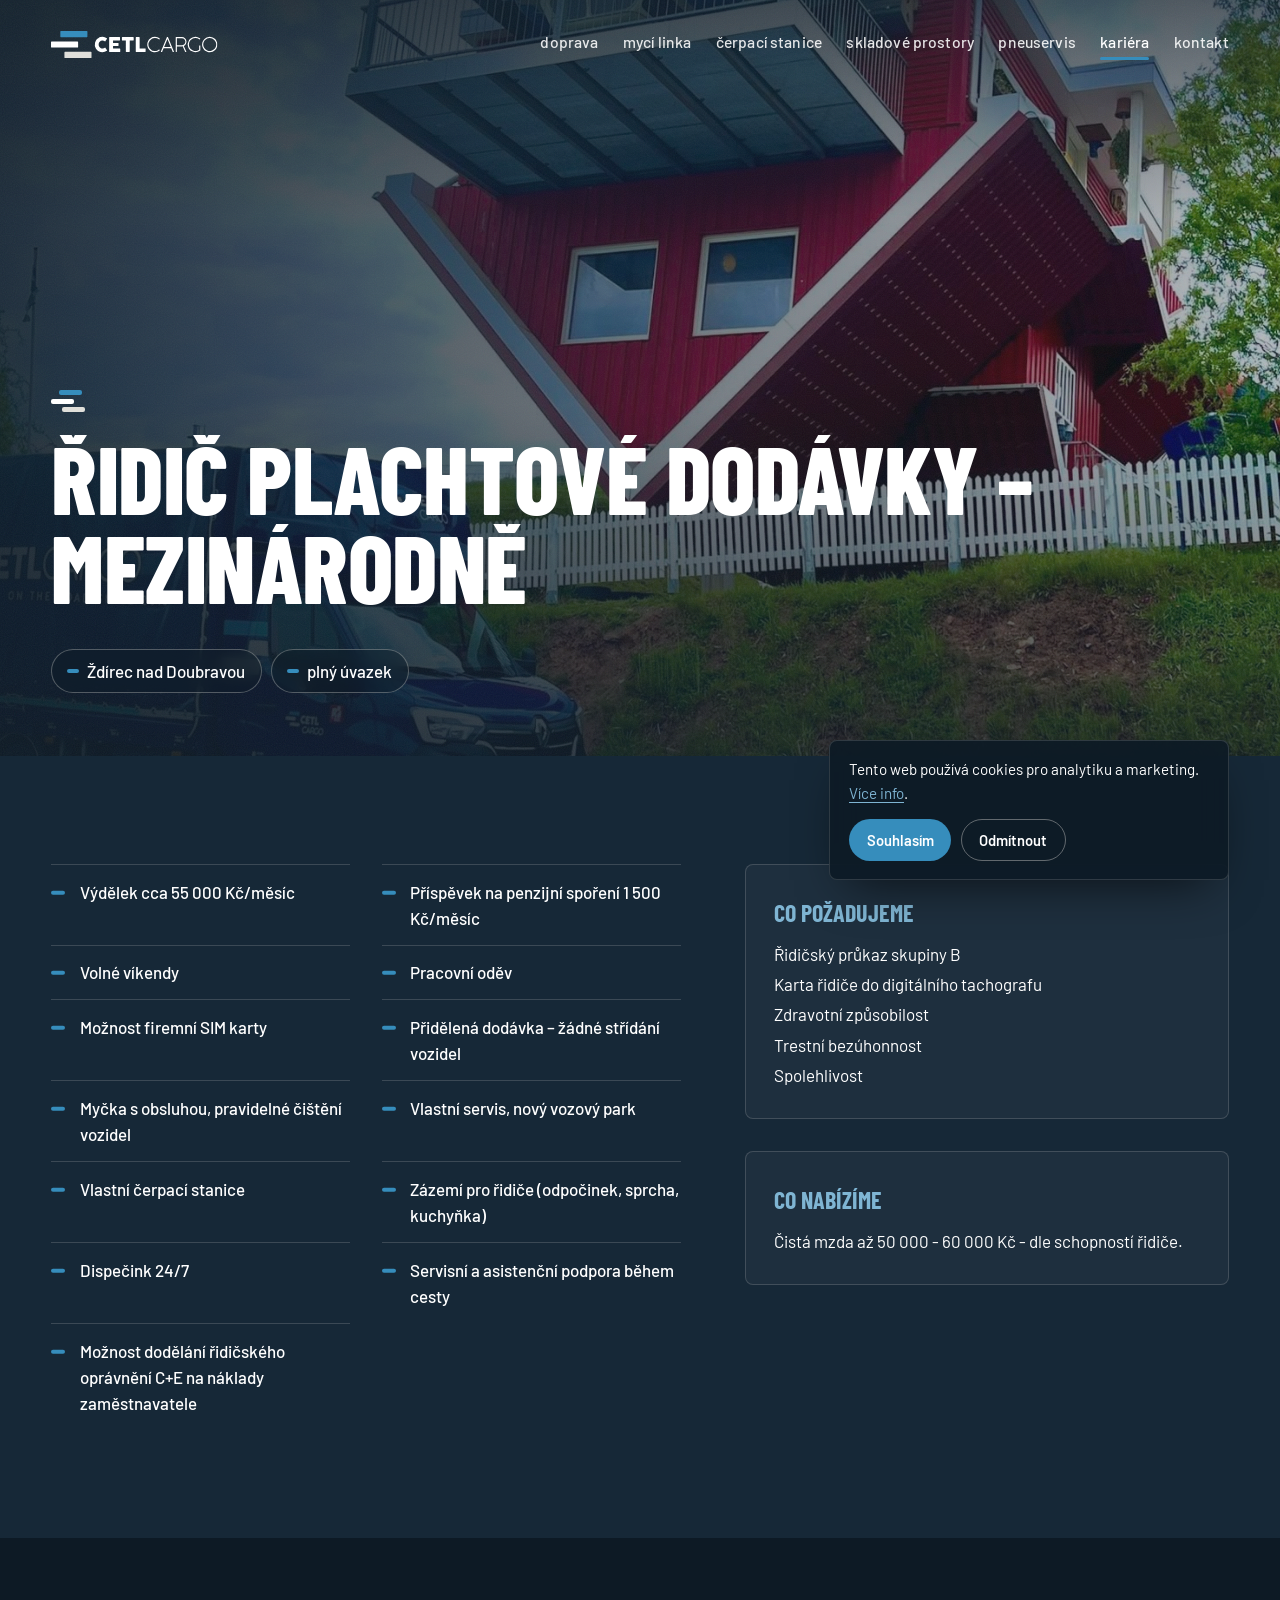
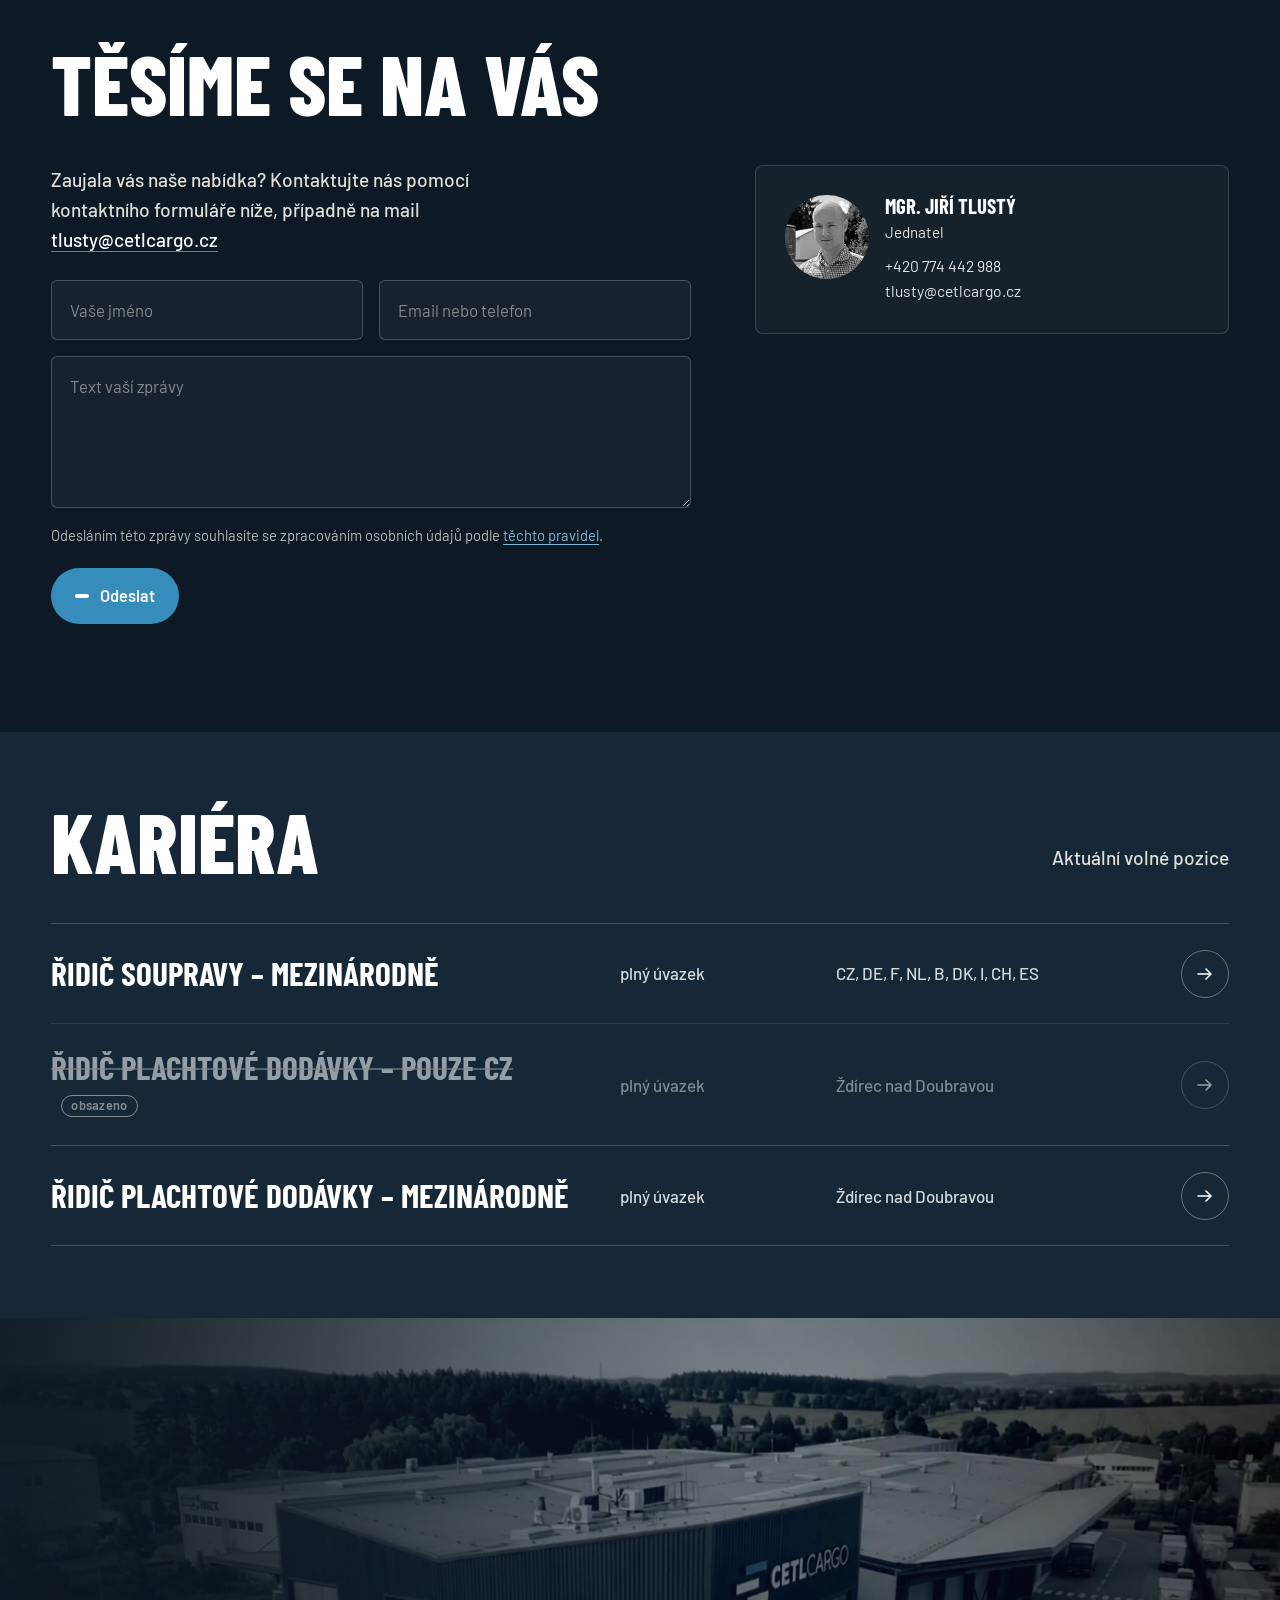
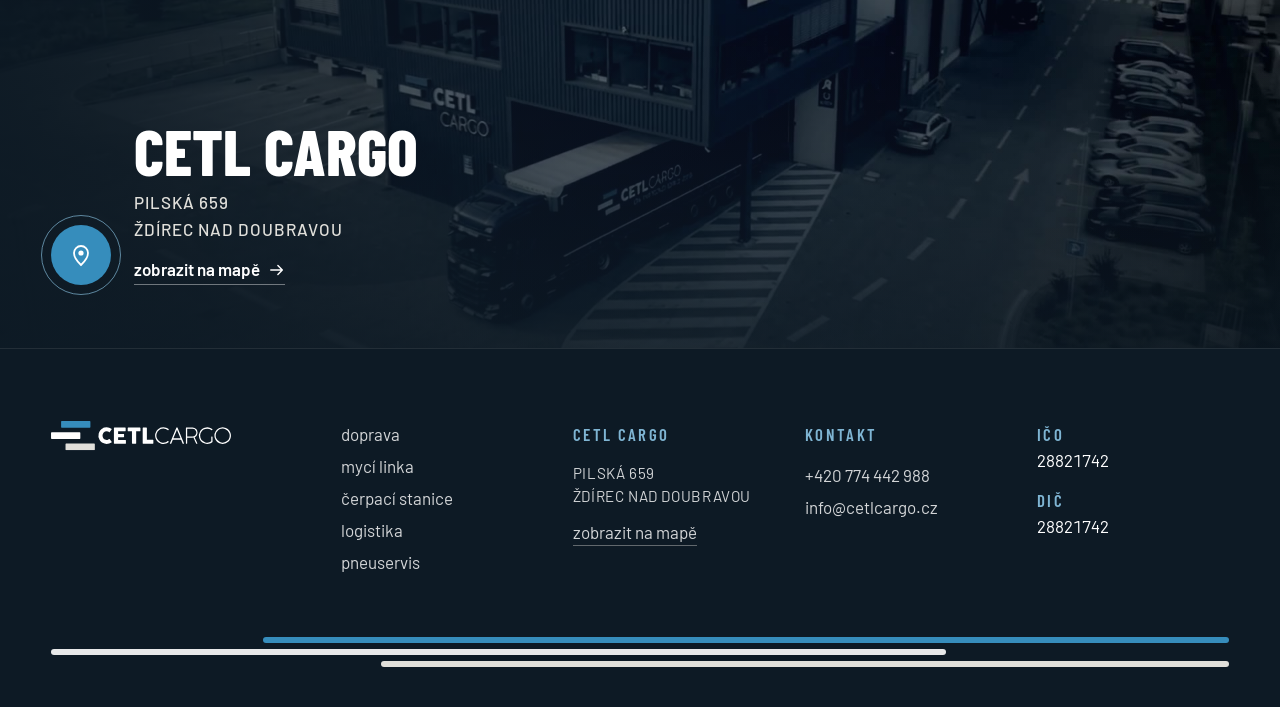
<file: web/pozice-ridic.html>
<!doctype html>
<html lang="cs">
<head>
<meta charset="utf-8">
<meta name="viewport" content="width=device-width, initial-scale=1">
<title>CETL Cargo</title>
<script>document.documentElement.classList.add('js')</script>
<meta name="description" content="CETL Cargo – logistický areál ve Ždírci nad Doubravou.">
<link rel="stylesheet" href="assets/site.css">
</head>
<body>
<svg width="0" height="0" style="position:absolute" aria-hidden="true">
  <symbol id="logo" viewBox="0 0 507.36 82.34">
    <path style="fill:var(--lw,#162837)" d="M170.09,21.76a1.88,1.88,0,0,1,.77.79,1.3,1.3,0,0,1-.09,1.17l-5.18,7.350a1.23,1.23,0,0,1-.72.6,1.39,1.39,0,0,1-.94-.26,11.54,11.54,0,0,0-3.310-1.75,11.78,11.78,0,0,0-3.830-.61,11.130,11.130,0,0,0-8.270,3.55,12.110,12.110,0,0,0-2.390,3.86,13,13,0,0,0-.86,4.72,12.84,12.84,0,0,0,.86,4.71,11.870,11.870,0,0,0,2.390,3.83,11.380,11.380,0,0,0,3.650,2.590,11.2,11.2,0,0,0,4.620.95,11.790,11.790,0,0,0,3.860-.63A12.170,12.170,0,0,0,164,50.87a1.37,1.37,0,0,1,.91-.28,1.28,1.28,0,0,1,.74.55l5.240,7.540a1.22,1.22,0,0,1,.09,1.130,1.940,1.940,0,0,1-.76.77,24.540,24.540,0,0,1-6.210,3,23.4,23.4,0,0,1-18.830-2.130,23.370,23.370,0,0,1-4.730-3.660,23.930,23.930,0,0,1-3.670-4.720A23.730,23.730,0,0,1,134.42,35a24,24,0,0,1,2.360-5.610,23.610,23.610,0,0,1,3.670-4.760A23.070,23.070,0,0,1,145.18,21a24.510,24.510,0,0,1,5.590-2.360A23.750,23.750,0,0,1,164,18.8,23.660,23.660,0,0,1,170.09,21.76Z"/>
    <path style="fill:var(--lw,#162837)" d="M177.33,19.86a1.43,1.43,0,0,1,.35-1,1.25,1.25,0,0,1,1-.38h30.4a1.35,1.35,0,0,1,1,.39,1.5,1.5,0,0,1,.37,1.07v7.58a1.54,1.54,0,0,1-.37,1A1.26,1.26,0,0,1,209,29H189.18v7.6h15.33a1.65,1.65,0,0,1,1,.27,1,1,0,0,1,.38.92v6.62a1.29,1.29,0,0,1-.33.83,1.24,1.24,0,0,1-1,.4H189.18v7.84h20.6a1.23,1.23,0,0,1,1.38,1.41v7.7a.8.8,0,0,1-.25.55c-.08.57-.5.85-1.26.85h-31a1.46,1.46,0,0,1-1-.32,1.27,1.27,0,0,1-.36-1Z"/>
    <path style="fill:var(--lw,#162837)" d="M216.21,19.79a1.27,1.27,0,0,1,.41-1,1.52,1.52,0,0,1,1-.36h33a1.55,1.55,0,0,1,1,.33,1.36,1.36,0,0,1,.49,1V27.4a1.66,1.66,0,0,1-.38,1.05,1.28,1.28,0,0,1-1.09.51H240.05V62.51a1.45,1.45,0,0,1-.4,1,1.33,1.33,0,0,1-1,.44h-9a1.47,1.47,0,0,1-1-.41,1.36,1.36,0,0,1-.46-1V29H217.65a1.46,1.46,0,0,1-1-.4,1.55,1.55,0,0,1-.41-1.16Z"/>
    <path style="fill:var(--lw,#162837)" d="M258.44,19.76a1.39,1.39,0,0,1,.36-1,1.35,1.35,0,0,1,1-.39h9.07a1.47,1.47,0,0,1,.95.36,1.36,1.36,0,0,1,.46,1V53.1h16.85a1.38,1.38,0,0,1,1,.37,1.3,1.3,0,0,1,.4,1v8.06a1.47,1.47,0,0,1-.35,1,1.3,1.3,0,0,1-1,.46H259.79a1.19,1.19,0,0,1-1.350-1.350Z"/>
    <path style="fill:var(--lm,#162837)" d="M82.65,48.78a1.82,1.82,0,0,1-1.82,1.82h-79A1.81,1.81,0,0,1,0,48.78V33.55a1.81,1.81,0,0,1,1.81-1.81h79a1.82,1.82,0,0,1,1.82,1.81Z"/>
    <path style="fill:#368dbc" d="M30.21,0h79A1.81,1.81,0,0,1,111,1.81V17a1.82,1.82,0,0,1-1.82,1.82h-79A1.82,1.82,0,0,1,28.39,17V1.82A1.82,1.82,0,0,1,30.21,0Z"/>
    <path style="fill:#e0dfda" d="M42.7,63.48h79a1.82,1.82,0,0,1,1.82,1.82V80.52a1.82,1.82,0,0,1-1.82,1.82h-79a1.81,1.81,0,0,1-1.81-1.81V65.29A1.82,1.82,0,0,1,42.7,63.48Z"/>
    <path style="fill:var(--lw,#162837)" d="M331.35,22.8a1.18,1.18,0,0,1,.65.95,1,1,0,0,1-.25.64l-.82,1a3,3,0,0,1-.42.4.71.71,0,0,1-.44.15,2.33,2.33,0,0,1-1.23-.55,23.37,23.37,0,0,0-5.62-3A17.86,17.86,0,0,0,317,21.33a19.54,19.54,0,0,0-5.39.73,19.79,19.79,0,0,0-4.8,2.07,20.33,20.33,0,0,0-9.11,11.92,18.51,18.51,0,0,0-.71,5.09,18,18,0,0,0,.75,5.16,20.49,20.49,0,0,0,2.09,4.76A21.48,21.48,0,0,0,303,55.14a21.93,21.93,0,0,0,4,3.2,19.72,19.72,0,0,0,4.63,2.1,17.12,17.12,0,0,0,5,.75,18.23,18.23,0,0,0,3.23-.3,21.36,21.36,0,0,0,3.29-.89,22,22,0,0,0,3.18-1.43,17.75,17.75,0,0,0,2.83-1.91,1.24,1.24,0,0,1,.77-.28,1.38,1.38,0,0,1,1.13.77l.46.74a1.5,1.5,0,0,1,.21.76,1.35,1.35,0,0,1-.61,1.13,23.41,23.41,0,0,1-6.62,3.57,23.7,23.7,0,0,1-13.9.45,22.770,22.770,0,0,1-5.57-2.36,24,24,0,0,1-4.74-3.66A22.8,22.8,0,0,1,296.71,53a24.19,24.19,0,0,1-2.36-5.63,23.05,23.05,0,0,1-.84-6.25A23.12,23.12,0,0,1,296.7,29.4a23.59,23.59,0,0,1,3.66-4.72A22.83,22.83,0,0,1,305.11,21a24.55,24.55,0,0,1,5.62-2.36,23.51,23.51,0,0,1,13.91.45A22.58,22.58,0,0,1,331.35,22.8Z"/>
    <path style="fill:var(--lw,#162837)" d="M335.22,62.85c.14-.47.29-.9.44-1.3s.3-.76.45-1.09l17.22-41.25a2.68,2.68,0,0,1,.37-.61.81.81,0,0,1,.7-.28h1.26a.86.86,0,0,1,.73.28c.14.18.28.37.4.55l18,43.33a1.22,1.22,0,0,1,.06.29,3.070,3.070,0,0,1,0,.32c0,.49-.33.78-1,.86h-1.62l-.13,0H372a1.14,1.14,0,0,1-1.1-.85l-4.29-10.42H343.4l-2.28,5.6q-1.1,2.67-2,4.88a1.12,1.12,0,0,1-1.07.76.94.94,0,0,1-.28,0h-1.62c-.66-.06-1-.33-1-.79V63A.32.32,0,0,1,335.22,62.85Zm9.77-14h20.07l-10-24.49Z"/>
    <path style="fill:var(--lw,#162837)" d="M399.1,18.41a14.27,14.27,0,0,1,10.06,4.25,14.44,14.44,0,0,1,3,4.53,14.28,14.28,0,0,1-1.24,13.38,14.67,14.67,0,0,1-2.66,3,13.91,13.91,0,0,1-3.42,2.16l7.690,16.85a1.68,1.68,0,0,1,.15.55,1.41,1.41,0,0,1-.06.47c0,.1-.15.17-.33.22a3.42,3.42,0,0,1-.86.1h-1.66a.81.81,0,0,1-.79-.58l-7.54-16.7a10.790,10.790,0,0,1-1.24.23,12.320,12.320,0,0,1-1.43.07H383.87V62.85a1,1,0,0,1-1.11,1.1h-1.31a1,1,0,0,1-1.11-1.1V19.42a2.520,2.520,0,0,1,.4-.78.94.94,0,0,1,.71-.23Zm-1.78,25.07h.49c.8,0,1.58,0,2.36-.06a8,8,0,0,0,2.3-.46,11.42,11.42,0,0,0,2.94-1.53,10.38,10.38,0,0,0,2.31-2.32,10.74,10.74,0,0,0,1.51-3,11.06,11.06,0,0,0,.53-3.41,10.89,10.89,0,0,0-3.11-7.64,10.86,10.86,0,0,0-3.42-2.33,10.24,10.24,0,0,0-4.22-.86H383.87V43.48Z"/>
    <path style="fill:var(--lw,#162837)" d="M440.27,21.51a19.31,19.31,0,0,0-5.35.73,21.09,21.09,0,0,0-4.76,2,19.76,19.76,0,0,0-4,3.13,19.37,19.37,0,0,0-3.06,4,20.87,20.87,0,0,0-1.94,4.7,19.53,19.53,0,0,0,0,10.4,20,20,0,0,0,2,4.72,19.64,19.64,0,0,0,3.09,4A20.24,20.24,0,0,0,435,60.34a19.08,19.08,0,0,0,5.2.7A18.58,18.58,0,0,0,446.71,60a19.61,19.61,0,0,0,5.1-2.68V45a1,1,0,0,1,1.12-1.13h1.27a1.18,1.18,0,0,1,.83.29,1.1,1.1,0,0,1,.3.84V58.59a1,1,0,0,1-.2.6,2.71,2.71,0,0,1-.57.53,28.23,28.23,0,0,1-6.64,3.49,22.16,22.16,0,0,1-7.72,1.32,22.89,22.89,0,0,1-11.75-3.17,23.67,23.67,0,0,1-4.71-3.63,22.92,22.92,0,0,1-3.62-4.7,23.74,23.74,0,0,1-2.33-5.58,23.42,23.42,0,0,1,2.34-18,23.73,23.73,0,0,1,3.63-4.72,23.47,23.47,0,0,1,4.7-3.66A23.19,23.19,0,0,1,434,18.74a22.42,22.42,0,0,1,6.2-.85,22.73,22.73,0,0,1,9,1.84c.49.23,1.07.51,1.76.86s1.33.71,2,1.1a13.15,13.15,0,0,1,1.59,1.15c.44.38.66.71.66,1a1,1,0,0,1-.25.64l-.82,1a2.53,2.53,0,0,1-.41.4.69.69,0,0,1-.44.15,2.32,2.32,0,0,1-1.21-.55,22.39,22.39,0,0,0-5.63-3A18.56,18.56,0,0,0,440.27,21.51Z"/>
    <path style="fill:var(--lw,#162837)" d="M460.69,41.24a23.37,23.37,0,0,1,3.17-11.78,23.64,23.64,0,0,1,8.38-8.4,24.63,24.63,0,0,1,5.58-2.36,23.3,23.3,0,0,1,12.4,0,24,24,0,0,1,5.57,2.36,23.54,23.54,0,0,1,4.72,3.65,23,23,0,0,1,3.65,4.74,23.79,23.79,0,0,1,2.36,5.6,23,23,0,0,1,.84,6.22,22.74,22.74,0,0,1-.84,6.2A23.85,23.85,0,0,1,504.16,53a23.06,23.06,0,0,1-3.65,4.7,23.18,23.18,0,0,1-16.5,6.8,23.18,23.18,0,0,1-6.2-.82,23.44,23.44,0,0,1-5.58-2.35,23.14,23.14,0,0,1-4.72-3.64,23.11,23.11,0,0,1-6-10.29A23,23,0,0,1,460.69,41.24Zm3.59,0a19.25,19.25,0,0,0,1.54,7.7A19.83,19.83,0,0,0,476.33,59.4a19.85,19.85,0,0,0,12.95.84,19.76,19.76,0,0,0,8.7-5.07,19.27,19.27,0,0,0,3.1-4,19.74,19.74,0,0,0,2-4.72,19.52,19.52,0,0,0,.71-5.26,18.85,18.85,0,0,0-1.57-7.66A20,20,0,0,0,491.7,23,19,19,0,0,0,484,21.48a19.39,19.39,0,0,0-5.25.7,20.31,20.31,0,0,0-4.74,2,19.39,19.39,0,0,0-4,3.1,20.6,20.6,0,0,0-3.08,4A19.57,19.57,0,0,0,465,36,19.33,19.33,0,0,0,464.28,41.21Z"/>
  </symbol>
</svg>

<div class="bg light" aria-hidden="true">
  <img src="img/hero-dodavka.jpg" alt="" class="kb">
  <div class="tint"></div>
  <div class="shade"></div>
  <div class="grain"></div>
</div>

<div class="curtain" aria-hidden="true"><i></i><i></i><i></i></div>

<header class="top">
  <a class="brand" href="index.html" aria-label="CETL Cargo – úvod">
    <svg viewBox="0 0 507.36 82.34" style="--lw:#fff;--lm:#fff" aria-hidden="true"><use href="#logo"/></svg>
  </a>
  <nav class="nav" aria-label="Hlavní navigace">
    <ul>
      <li><a href="doprava.html">doprava</a>
        <ul class="sub"><li><a href="doprava.html#dispecink">dispečink kontakty</a></li><li><a href="doprava.html#onas">o nás</a></li><li><a href="doprava.html#park">vozový park</a></li><li><a href="doprava.html#kestazeni">ke stažení</a></li></ul></li>
      <li><a href="myci-linka.html">mycí linka</a>
        <ul class="sub"><li><a href="myci-linka.html#rezervace">rezervační formulář</a></li><li><a href="myci-linka.html#zakaznici">kontakt</a></li></ul></li>
      <li><a href="cerpaci-stanice.html">čerpací stanice</a>
        <ul class="sub"><li><a href="cerpaci-stanice.html#ceny">aktuální ceny</a></li><li><a href="cerpaci-stanice.html#kontakt">kontakt</a></li></ul></li>
      <li><a href="logistika.html">skladové prostory</a>
        <ul class="sub"><li><a href="logistika.html#sklady">skladování</a></li><li><a href="logistika.html#manipulace">manipulace materiálem</a></li><li><a href="logistika.html#logistika">výrobní prostory</a></li><li><a href="logistika.html#parkoviste">hlídané parkoviště</a></li></ul></li>
      <li><a href="pneuservis.html">pneuservis</a>
        <ul class="sub"><li><a href="pneuservis.html#cenik">ceník</a></li></ul></li>
      <li><a href="kariera.html" aria-current="page">kariéra</a></li>
      <li><a href="kontakt.html">kontakt</a></li>
    </ul>
  </nav>
  <button class="burger" aria-expanded="false" aria-controls="mnav" aria-label="Menu"><i></i><i></i></button>
</header>

<nav class="mnav" id="mnav" aria-label="Menu">
  <ul>
    <li><a href="doprava.html">doprava</a><div class="msub"><a href="doprava.html#dispecink">dispečink kontakty</a><a href="doprava.html#onas">o nás</a><a href="doprava.html#park">vozový park</a><a href="doprava.html#kestazeni">ke stažení</a></div></li>
    <li><a href="myci-linka.html">mycí linka</a><div class="msub"><a href="myci-linka.html#rezervace">rezervační formulář</a><a href="myci-linka.html#zakaznici">kontakt</a></div></li>
    <li><a href="cerpaci-stanice.html">čerpací stanice</a><div class="msub"><a href="cerpaci-stanice.html#ceny">aktuální ceny</a><a href="cerpaci-stanice.html#kontakt">kontakt</a></div></li>
    <li><a href="logistika.html">skladové prostory</a><div class="msub"><a href="logistika.html#sklady">skladování</a><a href="logistika.html#manipulace">manipulace materiálem</a><a href="logistika.html#logistika">výrobní prostory</a><a href="logistika.html#parkoviste">hlídané parkoviště</a></div></li>
    <li><a href="pneuservis.html">pneuservis</a><div class="msub"><a href="pneuservis.html#cenik">ceník</a></div></li>
    <li><a href="kariera.html" aria-current="page">kariéra</a></li>
    <li><a href="kontakt.html">kontakt</a></li>
  </ul>
</nav>

<main>
  <section class="sub-hero">
    <div class="hero-inner">
      <p class="kicker"><span class="bars" aria-hidden="true"><b></b><b></b><b></b></span></p>
      <h1><span class="line"><span>Řidič plachtové dodávky –</span></span><span class="line"><span>mezinárodně</span></span></h1>
      <div class="hero-actions"><ul class="chips"><li>Ždírec nad Doubravou</li><li>plný úvazek</li></ul></div>
    </div>
  </section>

  <section class="panel">
    <div class="facts">
      <div><ul class="benefits"><li>Výdělek cca 55 000 Kč/měsíc</li><li>Příspěvek na penzijní spoření 1 500 Kč/měsíc</li><li>Volné víkendy</li><li>Pracovní oděv</li><li>Možnost firemní SIM karty</li><li>Přidělená dodávka – žádné střídání vozidel</li><li>Myčka s obsluhou, pravidelné čištění vozidel</li><li>Vlastní servis, nový vozový park</li><li>Vlastní čerpací stanice</li><li>Zázemí pro řidiče (odpočinek, sprcha, kuchyňka)</li><li>Dispečink 24/7</li><li>Servisní a asistenční podpora během cesty</li><li>Možnost dodělání řidičského oprávnění C+E na náklady zaměstnavatele</li></ul></div>
      <div class="req">
        <div class="card"><h3>co požadujeme</h3><p>Řidičský průkaz skupiny B</p><p>Karta řidiče do digitálního tachografu</p><p>Zdravotní způsobilost</p><p>Trestní bezúhonnost</p><p>Spolehlivost</p></div>
        <div class="card"><h3>co nabízíme</h3><p>Čistá mzda až 50 000 - 60 000 Kč - dle schopností řidiče.</p></div>
      </div>
    </div>
  </section>

  <section class="panel deep">
    <div class="sec-head"><h2>těsíme se na vás</h2></div>
    <div class="contact-grid">
      <div>
        <p class="lead intro-text">Zaujala vás naše nabídka? Kontaktujte nás pomocí kontaktního formuláře níže, případně na mail <a href="mailto:tlusty@cetlcargo.cz" style="color:#fff;border-bottom:1px solid var(--blue)">tlusty@cetlcargo.cz</a></p>
        <form class="form" data-mailto="tlusty@cetlcargo.cz" data-subject="Kariéra – Řidič plachtové dodávky – mezinárodně" novalidate>
        <div class="row2">
          <label class="field"><span class="sr">Vaše jméno</span><input type="text" name="jmeno" placeholder="Vaše jméno" required autocomplete="name"></label>
          <label class="field"><span class="sr">Email nebo telefon</span><input type="text" name="kontakt" placeholder="Email nebo telefon" required></label>
        </div>
        <label class="field"><span class="sr">Text vaší zprávy</span><textarea name="zprava" placeholder="Text vaší zprávy" required></textarea></label>
        <p class="consent">Odesláním této zprávy souhlasíte se zpracováním osobních údajů podle <a href="osobni-udaje.html">těchto pravidel</a>.</p>
        <p class="form-msg err" role="alert" hidden>Zkontrolujte, zda jsou všechna pole vyplněna.</p>
        <div class="form-actions"><button class="btn" type="submit">Odeslat</button></div>
      </form>
      </div>
      <div><div class="card"><ul><li class="person"><span class="avatar"><img src="img/lide/tlusty-jiri.jpg" alt="" loading="lazy"></span><div><p class="p-name">Mgr. Jiří Tlustý</p><p class="p-role">jednatel</p><div class="p-links"><a href="tel:+420774442988">+420 774 442 988</a><a href="mailto:tlusty@cetlcargo.cz">tlusty@cetlcargo.cz</a></div></div></li></ul></div></div>
    </div>
  </section>

  <section class="panel tight">
    <div class="sec-head"><h2>Kariéra</h2><p class="lead">Aktuální volné pozice</p></div>
    <ul class="jobs">
      <li><a class="job" href="pozice-ridic-soupravy-mezinarodne.html">
        <span class="job-title">Řidič soupravy – mezinárodně</span>
        <span class="job-type">plný úvazek</span>
        <span class="job-where">CZ, DE, F, NL, B, DK, I, CH, ES</span>
        <span class="job-go" aria-hidden="true"><svg viewBox="0 0 18 18" aria-hidden="true"><path d="M2 9h13M10 4l5 5-5 5" fill="none" stroke="currentColor" stroke-width="1.6" stroke-linecap="round" stroke-linejoin="round"/></svg></span>
      </a></li>
      <li><a class="job taken" href="pozice-ridic-plachtove-dodavky-pouze-cz.html">
        <span class="job-title">Řidič plachtové dodávky – pouze CZ <span class="badge">obsazeno</span></span>
        <span class="job-type">plný úvazek</span>
        <span class="job-where">Ždírec nad Doubravou</span>
        <span class="job-go" aria-hidden="true"><svg viewBox="0 0 18 18" aria-hidden="true"><path d="M2 9h13M10 4l5 5-5 5" fill="none" stroke="currentColor" stroke-width="1.6" stroke-linecap="round" stroke-linejoin="round"/></svg></span>
      </a></li>
      <li><a class="job" href="pozice-ridic.html">
        <span class="job-title">Řidič plachtové dodávky – mezinárodně</span>
        <span class="job-type">plný úvazek</span>
        <span class="job-where">Ždírec nad Doubravou</span>
        <span class="job-go" aria-hidden="true"><svg viewBox="0 0 18 18" aria-hidden="true"><path d="M2 9h13M10 4l5 5-5 5" fill="none" stroke="currentColor" stroke-width="1.6" stroke-linecap="round" stroke-linejoin="round"/></svg></span>
      </a></li>
    </ul>
  </section>
</main>

<a class="locband" href="https://goo.gl/maps/3A5HwyNQzuy6ZbdF9" target="_blank" rel="noopener">
  <img src="img/mapa-areal.jpg" alt="" loading="lazy">
  <div class="loc-inner">
    <span class="pin" aria-hidden="true"><svg viewBox="0 0 24 24"><path d="M12 22s7-6.6 7-12a7 7 0 1 0-14 0c0 5.4 7 12 7 12z" fill="none" stroke="#fff" stroke-width="1.8"/><circle cx="12" cy="10" r="2.6" fill="#fff"/></svg></span>
    <div>
      <p class="loc-name">Cetl Cargo</p>
      <p class="loc-addr">pilská 659<br>Ždírec nad Doubravou</p>
      <span class="loc-cta">zobrazit na mapě <svg width="16" height="16" viewBox="0 0 18 18" aria-hidden="true"><path d="M2 9h13M10 4l5 5-5 5" fill="none" stroke="currentColor" stroke-width="1.6" stroke-linecap="round" stroke-linejoin="round"/></svg></span>
    </div>
  </div>
</a>

<footer class="foot">
  <div class="foot-grid">
    <div>
      <a class="brand" href="index.html" aria-label="CETL Cargo – úvod">
        <svg viewBox="0 0 507.36 82.34" style="--lw:#fff;--lm:#fff" aria-hidden="true"><use href="#logo"/></svg>
      </a>
    </div>
    <div>
      <ul>
        <li><a href="doprava.html">doprava</a></li>
        <li><a href="myci-linka.html">mycí linka</a></li>
        <li><a href="cerpaci-stanice.html">čerpací stanice</a></li>
        <li><a href="logistika.html">logistika</a></li>
        <li><a href="pneuservis.html">pneuservis</a></li>
      </ul>
    </div>
    <div>
      <h3>Cetl Cargo</h3>
      <p class="addr">pilská 659<br>Ždírec nad Doubravou</p>
      <a class="maplink" href="https://goo.gl/maps/9M49HyW6oiEzfwva7" target="_blank" rel="noopener">zobrazit na mapě</a>
    </div>
    <div>
      <h3>kontakt</h3>
      <ul>
        <li><a href="tel:+420774442988">+420 774 442 988</a></li>
        <li><a href="mailto:info@cetlcargo.cz">info@cetlcargo.cz</a></li>
      </ul>
    </div>
    <div>
      <dl class="ids">
        <dt>ičo</dt><dd>28821742</dd>
        <dt>dič</dt><dd>28821742</dd>
      </dl>
    </div>
  </div>
  <div class="foot-bars" aria-hidden="true"><i></i><i></i><i></i></div>
</footer>

<div class="cookie" role="region" aria-label="Cookies">
  <p>Tento web používá cookies pro analytiku a marketing. <a href="osobni-udaje.html">Více info</a>.</p>
  <div class="row"><button class="ok" type="button">Souhlasím</button><button class="no" type="button">Odmítnout</button></div>
</div>
<script src="assets/site.js"></script>
</body>
</html>
</file>
<file: assets/fonts.css>
@font-face{font-family:'Barlow Condensed';font-style:normal;font-weight:600;font-display:swap;src:url([data-uri]) format('woff2');unicode-range:U+0100-02AF,U+0304,U+0308,U+0329,U+1E00-1E9F,U+1EF2-1EFF,U+2020,U+20A0-20AB,U+20AD-20C0,U+2113,U+2C60-2C7F,U+A720-A7FF}
@font-face{font-family:'Barlow Condensed';font-style:normal;font-weight:600;font-display:swap;src:url([data-uri]) format('woff2');unicode-range:U+0000-00FF,U+0131,U+0152-0153,U+02BB-02BC,U+02C6,U+02DA,U+02DC,U+0304,U+0308,U+0329,U+2000-206F,U+2074,U+20AC,U+2122,U+2191,U+2193,U+2212,U+2215,U+FEFF,U+FFFD}
@font-face{font-family:'Barlow Condensed';font-style:normal;font-weight:700;font-display:swap;src:url([data-uri]) format('woff2');unicode-range:U+0100-02AF,U+0304,U+0308,U+0329,U+1E00-1E9F,U+1EF2-1EFF,U+2020,U+20A0-20AB,U+20AD-20C0,U+2113,U+2C60-2C7F,U+A720-A7FF}
@font-face{font-family:'Barlow Condensed';font-style:normal;font-weight:700;font-display:swap;src:url([data-uri]) format('woff2');unicode-range:U+0000-00FF,U+0131,U+0152-0153,U+02BB-02BC,U+02C6,U+02DA,U+02DC,U+0304,U+0308,U+0329,U+2000-206F,U+2074,U+20AC,U+2122,U+2191,U+2193,U+2212,U+2215,U+FEFF,U+FFFD}
@font-face{font-family:'Barlow Condensed';font-style:normal;font-weight:800;font-display:swap;src:url([data-uri]) format('woff2');unicode-range:U+0100-02AF,U+0304,U+0308,U+0329,U+1E00-1E9F,U+1EF2-1EFF,U+2020,U+20A0-20AB,U+20AD-20C0,U+2113,U+2C60-2C7F,U+A720-A7FF}
@font-face{font-family:'Barlow Condensed';font-style:normal;font-weight:800;font-display:swap;src:url([data-uri]) format('woff2');unicode-range:U+0000-00FF,U+0131,U+0152-0153,U+02BB-02BC,U+02C6,U+02DA,U+02DC,U+0304,U+0308,U+0329,U+2000-206F,U+2074,U+20AC,U+2122,U+2191,U+2193,U+2212,U+2215,U+FEFF,U+FFFD}
@font-face{font-family:'Barlow';font-style:normal;font-weight:400;font-display:swap;src:url([data-uri]) format('woff2');unicode-range:U+0100-02AF,U+0304,U+0308,U+0329,U+1E00-1E9F,U+1EF2-1EFF,U+2020,U+20A0-20AB,U+20AD-20C0,U+2113,U+2C60-2C7F,U+A720-A7FF}
@font-face{font-family:'Barlow';font-style:normal;font-weight:400;font-display:swap;src:url([data-uri]) format('woff2');unicode-range:U+0000-00FF,U+0131,U+0152-0153,U+02BB-02BC,U+02C6,U+02DA,U+02DC,U+0304,U+0308,U+0329,U+2000-206F,U+2074,U+20AC,U+2122,U+2191,U+2193,U+2212,U+2215,U+FEFF,U+FFFD}
@font-face{font-family:'Barlow';font-style:normal;font-weight:500;font-display:swap;src:url([data-uri]) format('woff2');unicode-range:U+0100-02AF,U+0304,U+0308,U+0329,U+1E00-1E9F,U+1EF2-1EFF,U+2020,U+20A0-20AB,U+20AD-20C0,U+2113,U+2C60-2C7F,U+A720-A7FF}
@font-face{font-family:'Barlow';font-style:normal;font-weight:500;font-display:swap;src:url([data-uri]) format('woff2');unicode-range:U+0000-00FF,U+0131,U+0152-0153,U+02BB-02BC,U+02C6,U+02DA,U+02DC,U+0304,U+0308,U+0329,U+2000-206F,U+2074,U+20AC,U+2122,U+2191,U+2193,U+2212,U+2215,U+FEFF,U+FFFD}
@font-face{font-family:'Barlow';font-style:normal;font-weight:600;font-display:swap;src:url([data-uri]) format('woff2');unicode-range:U+0100-02AF,U+0304,U+0308,U+0329,U+1E00-1E9F,U+1EF2-1EFF,U+2020,U+20A0-20AB,U+20AD-20C0,U+2113,U+2C60-2C7F,U+A720-A7FF}
@font-face{font-family:'Barlow';font-style:normal;font-weight:600;font-display:swap;src:url([data-uri]) format('woff2');unicode-range:U+0000-00FF,U+0131,U+0152-0153,U+02BB-02BC,U+02C6,U+02DA,U+02DC,U+0304,U+0308,U+0329,U+2000-206F,U+2074,U+20AC,U+2122,U+2191,U+2193,U+2212,U+2215,U+FEFF,U+FFFD}
</file>
<file: web/assets/site.css>
@font-face{font-family:'Barlow Condensed';font-style:normal;font-weight:500;font-display:swap;src:url([data-uri]) format('woff2');unicode-range:U+0100-02AF,U+0304,U+0308,U+0329,U+1E00-1E9F,U+1EF2-1EFF,U+2020,U+20A0-20AB,U+20AD-20C0,U+2113,U+2C60-2C7F,U+A720-A7FF}
@font-face{font-family:'Barlow Condensed';font-style:normal;font-weight:500;font-display:swap;src:url([data-uri]) format('woff2');unicode-range:U+0000-00FF,U+0131,U+0152-0153,U+02BB-02BC,U+02C6,U+02DA,U+02DC,U+0304,U+0308,U+0329,U+2000-206F,U+2074,U+20AC,U+2122,U+2191,U+2193,U+2212,U+2215,U+FEFF,U+FFFD}
@font-face{font-family:'Barlow Condensed';font-style:normal;font-weight:600;font-display:swap;src:url([data-uri]) format('woff2');unicode-range:U+0100-02AF,U+0304,U+0308,U+0329,U+1E00-1E9F,U+1EF2-1EFF,U+2020,U+20A0-20AB,U+20AD-20C0,U+2113,U+2C60-2C7F,U+A720-A7FF}
@font-face{font-family:'Barlow Condensed';font-style:normal;font-weight:600;font-display:swap;src:url([data-uri]) format('woff2');unicode-range:U+0000-00FF,U+0131,U+0152-0153,U+02BB-02BC,U+02C6,U+02DA,U+02DC,U+0304,U+0308,U+0329,U+2000-206F,U+2074,U+20AC,U+2122,U+2191,U+2193,U+2212,U+2215,U+FEFF,U+FFFD}
@font-face{font-family:'Barlow Condensed';font-style:normal;font-weight:700;font-display:swap;src:url([data-uri]) format('woff2');unicode-range:U+0100-02AF,U+0304,U+0308,U+0329,U+1E00-1E9F,U+1EF2-1EFF,U+2020,U+20A0-20AB,U+20AD-20C0,U+2113,U+2C60-2C7F,U+A720-A7FF}
@font-face{font-family:'Barlow Condensed';font-style:normal;font-weight:700;font-display:swap;src:url([data-uri]) format('woff2');unicode-range:U+0000-00FF,U+0131,U+0152-0153,U+02BB-02BC,U+02C6,U+02DA,U+02DC,U+0304,U+0308,U+0329,U+2000-206F,U+2074,U+20AC,U+2122,U+2191,U+2193,U+2212,U+2215,U+FEFF,U+FFFD}
@font-face{font-family:'Barlow Condensed';font-style:normal;font-weight:800;font-display:swap;src:url([data-uri]) format('woff2');unicode-range:U+0100-02AF,U+0304,U+0308,U+0329,U+1E00-1E9F,U+1EF2-1EFF,U+2020,U+20A0-20AB,U+20AD-20C0,U+2113,U+2C60-2C7F,U+A720-A7FF}
@font-face{font-family:'Barlow Condensed';font-style:normal;font-weight:800;font-display:swap;src:url([data-uri]) format('woff2');unicode-range:U+0000-00FF,U+0131,U+0152-0153,U+02BB-02BC,U+02C6,U+02DA,U+02DC,U+0304,U+0308,U+0329,U+2000-206F,U+2074,U+20AC,U+2122,U+2191,U+2193,U+2212,U+2215,U+FEFF,U+FFFD}
@font-face{font-family:'Barlow';font-style:normal;font-weight:400;font-display:swap;src:url([data-uri]) format('woff2');unicode-range:U+0100-02AF,U+0304,U+0308,U+0329,U+1E00-1E9F,U+1EF2-1EFF,U+2020,U+20A0-20AB,U+20AD-20C0,U+2113,U+2C60-2C7F,U+A720-A7FF}
@font-face{font-family:'Barlow';font-style:normal;font-weight:400;font-display:swap;src:url([data-uri]) format('woff2');unicode-range:U+0000-00FF,U+0131,U+0152-0153,U+02BB-02BC,U+02C6,U+02DA,U+02DC,U+0304,U+0308,U+0329,U+2000-206F,U+2074,U+20AC,U+2122,U+2191,U+2193,U+2212,U+2215,U+FEFF,U+FFFD}
@font-face{font-family:'Barlow';font-style:normal;font-weight:500;font-display:swap;src:url([data-uri]) format('woff2');unicode-range:U+0100-02AF,U+0304,U+0308,U+0329,U+1E00-1E9F,U+1EF2-1EFF,U+2020,U+20A0-20AB,U+20AD-20C0,U+2113,U+2C60-2C7F,U+A720-A7FF}
@font-face{font-family:'Barlow';font-style:normal;font-weight:500;font-display:swap;src:url([data-uri]) format('woff2');unicode-range:U+0000-00FF,U+0131,U+0152-0153,U+02BB-02BC,U+02C6,U+02DA,U+02DC,U+0304,U+0308,U+0329,U+2000-206F,U+2074,U+20AC,U+2122,U+2191,U+2193,U+2212,U+2215,U+FEFF,U+FFFD}
@font-face{font-family:'Barlow';font-style:normal;font-weight:600;font-display:swap;src:url([data-uri]) format('woff2');unicode-range:U+0100-02AF,U+0304,U+0308,U+0329,U+1E00-1E9F,U+1EF2-1EFF,U+2020,U+20A0-20AB,U+20AD-20C0,U+2113,U+2C60-2C7F,U+A720-A7FF}
@font-face{font-family:'Barlow';font-style:normal;font-weight:600;font-display:swap;src:url([data-uri]) format('woff2');unicode-range:U+0000-00FF,U+0131,U+0152-0153,U+02BB-02BC,U+02C6,U+02DA,U+02DC,U+0304,U+0308,U+0329,U+2000-206F,U+2074,U+20AC,U+2122,U+2191,U+2193,U+2212,U+2215,U+FEFF,U+FFFD}
:root{
  --navy:#162837;
  --navy-2:#1b3144;
  --navy-deep:#0d1a25;
  --blue:#368DBC;
  --blue-soft:#7FB5D3;
  --sand:#E0DFDA;
  --white:#ffffff;
  --line:rgba(224,223,218,.18);
  --ease:cubic-bezier(.22,1,.36,1);
  --gutter:clamp(1rem, 4vw, 3.5rem);
  --cond:"Barlow Condensed","Arial Narrow",Arial,sans-serif;
  --sans:"Barlow",Arial,sans-serif;
  --p:0;
}
*{box-sizing:border-box;margin:0;padding:0}
html{background:var(--navy);color:var(--white);-webkit-text-size-adjust:100%;scroll-padding-top:5.5rem}
body{font-family:var(--sans);font-size:1.0625rem;line-height:1.55;background:transparent;overflow-x:hidden;-webkit-font-smoothing:antialiased}
a{color:inherit;text-decoration:none}
ul,ol{list-style:none}
img{display:block;max-width:100%}
button,input,textarea{font:inherit;color:inherit}
button{background:none;border:0;cursor:pointer}
:focus-visible{outline:2px solid var(--blue);outline-offset:4px;border-radius:2px}
.sr{position:absolute;width:1px;height:1px;overflow:hidden;clip:rect(0 0 0 0);white-space:nowrap}

/* ---------- background media layer ---------- */
.bg{position:fixed;inset:0;z-index:0;overflow:hidden;background:var(--navy-deep)}
.bg video,.bg img{position:absolute;inset:0;width:100%;height:100%;object-fit:cover;
  transform:scale(calc(1.04 + var(--p) * .06));transition:opacity 1.4s var(--ease)}
.bg img.kb{animation:kb 26s ease-in-out infinite alternate}
@keyframes kb{from{transform:scale(1.04) translate(0,0)}to{transform:scale(1.14) translate(-1.5%,-1%)}}
.bg .v-noc{opacity:0}
body.night .bg .v-areal{opacity:0}
body.night .bg .v-noc{opacity:1}
.bg .tint{position:absolute;inset:0;
  background:
    linear-gradient(90deg, rgba(13,26,37,.84) 0%, rgba(13,26,37,.48) 50%, rgba(13,26,37,.16) 100%),
    linear-gradient(0deg, rgba(13,26,37,.9) 0%, rgba(13,26,37,0) 48%),
    linear-gradient(180deg, rgba(13,26,37,.55) 0%, rgba(13,26,37,0) 22%)}
.bg.light .tint{background:
    linear-gradient(90deg, rgba(13,26,37,.9) 0%, rgba(13,26,37,.6) 50%, rgba(13,26,37,.3) 100%),
    linear-gradient(0deg, rgba(13,26,37,.92) 0%, rgba(13,26,37,0) 55%),
    linear-gradient(180deg, rgba(13,26,37,.6) 0%, rgba(13,26,37,0) 24%)}
.bg .shade{position:absolute;inset:0;background:var(--navy-deep);opacity:0;transition:opacity .5s linear}
.bg .grain{position:absolute;inset:-50%;opacity:.07;pointer-events:none;
  background-image:url("data:image/svg+xml,%3Csvg xmlns='http://www.w3.org/2000/svg' width='160' height='160'%3E%3Cfilter id='n'%3E%3CfeTurbulence type='fractalNoise' baseFrequency='.9' numOctaves='2' stitchTiles='stitch'/%3E%3C/filter%3E%3Crect width='100%25' height='100%25' filter='url(%23n)'/%3E%3C/svg%3E");
  animation:grain 1s steps(4) infinite}
@keyframes grain{0%{transform:translate(0,0)}25%{transform:translate(-3%,2%)}50%{transform:translate(2%,-3%)}75%{transform:translate(-2%,-1%)}100%{transform:translate(0,0)}}

main,.top,.foot{position:relative;z-index:1}

/* ---------- homepage intro: logo bars drive in, then the curtain drives off ---------- */
.loader{display:none;position:fixed;inset:0;z-index:50;pointer-events:none}
.js.intro .loader{display:block}
.loader .slat{position:absolute;left:0;width:100%;height:33.34%;background:var(--navy);box-shadow:-4px 0 0 var(--blue)}
.loader .slat:nth-child(1){top:0}
.loader .slat:nth-child(2){top:33.33%}
.loader .slat:nth-child(3){top:66.66%}
.loader .mark{position:absolute;left:50%;top:50%;width:150px;height:100px;transform:translate(-50%,-50%)}
.loader .mark i{position:absolute;height:22.8%;width:66.9%;border-radius:4px;transform:translateX(-60vw);opacity:0}
.loader .mark i:nth-child(1){top:0;left:23%;background:var(--blue)}
.loader .mark i:nth-child(2){top:38.6%;left:0;background:var(--white)}
.loader .mark i:nth-child(3){top:77.1%;left:33.1%;background:var(--sand)}
.go .loader .mark i{animation:barIn .7s var(--ease) forwards, barOut .6s cubic-bezier(.7,0,.84,0) forwards}
.go .loader .mark i:nth-child(1){animation-delay:.05s, .95s}
.go .loader .mark i:nth-child(2){animation-delay:.15s, 1.03s}
.go .loader .mark i:nth-child(3){animation-delay:.25s, 1.11s}
@keyframes barIn{to{transform:translateX(0);opacity:1}}
@keyframes barOut{from{transform:translateX(0);opacity:1}to{transform:translateX(70vw);opacity:1}}
.go .loader .slat{animation:slatOut 1s cubic-bezier(.77,0,.18,1) forwards}
.go .loader .slat:nth-child(1){animation-delay:1.3s}
.go .loader .slat:nth-child(2){animation-delay:1.38s}
.go .loader .slat:nth-child(3){animation-delay:1.46s}
@keyframes slatOut{to{transform:translateX(102%)}}
.js.done .loader{display:none}

/* ---------- page transition: three slats ---------- */
.curtain{display:none;position:fixed;inset:0;z-index:55;pointer-events:none}
.js .curtain{display:block}
.js.intro .curtain,.js.entered .curtain{display:none}
.curtain i{position:absolute;left:0;width:100%;height:33.34%;background:var(--navy)}
.curtain i::after{content:"";position:absolute;left:-4px;top:0;bottom:0;width:4px;background:var(--blue)}
.curtain i:nth-child(1){top:0}
.curtain i:nth-child(2){top:33.33%}
.curtain i:nth-child(3){top:66.66%}
.js.enter .curtain i{animation:slatOut .85s cubic-bezier(.77,0,.18,1) forwards}
.js.enter .curtain i:nth-child(2){animation-delay:.06s}
.js.enter .curtain i:nth-child(3){animation-delay:.12s}
.js.leave .curtain{display:block}
.js.leave .curtain i{transform:translateX(-102%);animation:slatIn .5s cubic-bezier(.77,0,.18,1) forwards}
.js.leave .curtain i:nth-child(2){animation-delay:.05s}
.js.leave .curtain i:nth-child(3){animation-delay:.1s}
@keyframes slatIn{from{transform:translateX(-102%)}to{transform:translateX(0)}}

/* ---------- header ---------- */
.top{position:fixed;top:0;left:0;right:0;z-index:20;display:flex;align-items:center;justify-content:space-between;
  gap:2rem;padding:1.35rem var(--gutter);transition:background .4s, padding .4s, backdrop-filter .4s}
.js .top{opacity:0;transform:translateY(-12px)}
.js.ready .top{opacity:1;transform:none;transition:opacity .8s var(--ease) .1s, transform .8s var(--ease) .1s, background .4s, padding .4s}
.top.solid{background:rgba(13,26,37,.78);backdrop-filter:blur(14px) saturate(1.2);-webkit-backdrop-filter:blur(14px) saturate(1.2);padding-top:.85rem;padding-bottom:.85rem}
.brand{display:block;flex:none;line-height:0}
.brand svg{width:clamp(150px,13vw,196px);height:auto}

.nav>ul{display:flex;gap:clamp(1rem,1.9vw,2.1rem)}
.nav>ul>li{position:relative}
.nav>ul>li>a{display:block;padding:.5rem 0;font-weight:500;font-size:.98rem;letter-spacing:.01em;color:rgba(255,255,255,.88);transition:color .25s}
.nav>ul>li>a::after{content:"";display:block;height:3px;border-radius:2px;background:var(--blue);transform:scaleX(0);transform-origin:left;transition:transform .45s var(--ease);margin-top:.2rem}
.nav>ul>li:hover>a,.nav>ul>li:focus-within>a,.nav>ul>li>a[aria-current]{color:#fff}
.nav>ul>li:hover>a::after,.nav>ul>li:focus-within>a::after,.nav>ul>li>a[aria-current]::after{transform:scaleX(1)}
.sub{position:absolute;left:-1.1rem;top:100%;min-width:15rem;padding:.7rem .4rem;border-radius:6px;
  background:rgba(13,26,37,.92);backdrop-filter:blur(16px);-webkit-backdrop-filter:blur(16px);
  border:1px solid rgba(224,223,218,.12);box-shadow:0 24px 48px -20px rgba(0,0,0,.6);
  opacity:0;visibility:hidden;transform:translateY(8px);transition:opacity .3s var(--ease), transform .3s var(--ease), visibility 0s .3s}
.nav>ul>li:hover .sub,.nav>ul>li:focus-within .sub{opacity:1;visibility:visible;transform:none;transition:opacity .3s var(--ease), transform .3s var(--ease)}
.sub a{display:block;padding:.5rem .7rem;border-radius:4px;font-size:.95rem;color:rgba(255,255,255,.78);transition:background .2s,color .2s}
.sub a:hover,.sub a:focus-visible{background:rgba(54,141,188,.18);color:#fff}

.burger{display:none;width:44px;height:44px;position:relative;flex:none}
.burger i{position:absolute;left:9px;height:2px;border-radius:2px;background:#fff;transition:transform .4s var(--ease), width .4s var(--ease), top .4s var(--ease)}
.burger i:nth-child(1){top:16px;width:26px}
.burger i:nth-child(2){top:25px;width:18px;left:17px}
.menu-open .burger i:nth-child(1){top:21px;transform:rotate(45deg)}
.menu-open .burger i:nth-child(2){top:21px;left:9px;width:26px;transform:rotate(-45deg)}

.mnav{position:fixed;inset:0;z-index:15;background:var(--navy-deep);padding:6.5rem var(--gutter) 2.5rem;overflow-y:auto;
  clip-path:inset(0 0 100% 0);transition:clip-path .6s cubic-bezier(.77,0,.18,1);visibility:hidden}
.menu-open .mnav{clip-path:inset(0 0 0 0);visibility:visible}
html.menu-open{overflow:hidden}
.mnav>ul>li{border-top:1px solid rgba(224,223,218,.14);padding:.9rem 0}
.mnav>ul>li>a{font-family:var(--cond);font-weight:700;font-size:2.1rem;line-height:1.1;text-transform:uppercase;letter-spacing:.01em}
.mnav>ul>li>a[aria-current]{color:var(--blue-soft)}
.mnav .msub{display:flex;flex-wrap:wrap;gap:.25rem 1.1rem;margin-top:.35rem}
.mnav .msub a{color:rgba(224,223,218,.75);font-size:1rem}

/* ---------- shared type ---------- */
.kicker{display:flex;align-items:center;gap:.9rem;font-family:var(--cond);font-weight:600;font-size:clamp(1.05rem,1.4vw,1.3rem);
  letter-spacing:.3em;text-transform:uppercase;color:var(--sand);margin-bottom:1.4rem}
.bars{display:inline-block;width:34px;height:22px;position:relative;flex:none}
.bars b{position:absolute;height:22.8%;width:66.9%;border-radius:2px}
.bars b:nth-child(1){top:0;left:23%;background:var(--blue)}
.bars b:nth-child(2){top:38.6%;left:0;background:#fff}
.bars b:nth-child(3){top:77.1%;left:33.1%;background:var(--sand)}
h1{font-family:var(--cond);font-weight:800;text-transform:uppercase;font-size:clamp(2.9rem,8.1vw,9.2rem);line-height:.9;letter-spacing:-.005em}
h1 .line{display:block;overflow:hidden;padding-bottom:.04em}
h1 .line>span{display:block}
.js h1 .line>span{transform:translateY(105%)}
.js.ready h1 .line>span{transform:none;transition:transform 1.1s var(--ease)}
.js.ready h1 .line:nth-child(2)>span{transition-delay:.09s}
.js .kicker,.js .hero-foot,.js .sub-lead,.js .hero-actions{opacity:0;transform:translateY(14px)}
.js.ready .kicker{opacity:1;transform:none;transition:opacity .9s var(--ease) .25s, transform .9s var(--ease) .25s}
.js.ready .sub-lead{opacity:1;transform:none;transition:opacity .9s var(--ease) .35s, transform .9s var(--ease) .35s}
.js.ready .hero-foot,.js.ready .hero-actions{opacity:1;transform:none;transition:opacity .9s var(--ease) .45s, transform .9s var(--ease) .45s}
h2{font-family:var(--cond);font-weight:800;text-transform:uppercase;font-size:clamp(2.8rem,6.6vw,6.2rem);line-height:.88}
.h2-xl{font-size:clamp(3.4rem,9vw,8.5rem);line-height:.85}
.lead{font-size:clamp(1.1rem,1.5vw,1.35rem);font-weight:500;color:var(--sand);max-width:46ch}
.prose{font-size:clamp(1.05rem,1.25vw,1.2rem);line-height:1.65;color:rgba(255,255,255,.88);max-width:62ch}
.prose+.prose{margin-top:1rem}

/* ---------- homepage hero ---------- */
.hero{min-height:100vh;min-height:100svh;display:flex;flex-direction:column;justify-content:flex-end;padding:8rem var(--gutter) clamp(2rem,6vh,4rem)}
.hero-inner{transform:translateY(calc(var(--p) * -70px));opacity:calc(1 - var(--p) * 1.25)}
.hero-foot{display:flex;align-items:flex-end;justify-content:space-between;gap:2rem;margin-top:clamp(2rem,5vh,3.5rem);flex-wrap:wrap}

/* ---------- subpage hero ---------- */
.sub-hero{min-height:84vh;min-height:84svh;display:flex;flex-direction:column;justify-content:flex-end;padding:9rem var(--gutter) clamp(2.5rem,7vh,4.5rem)}
.sub-hero.short{min-height:56vh;min-height:56svh}
.sub-hero h1{font-size:clamp(2.8rem,7.4vw,8.4rem)}
.sub-lead{margin-top:clamp(1.2rem,3vh,2rem);font-size:clamp(1.1rem,1.5vw,1.4rem);line-height:1.5;color:rgba(255,255,255,.9);max-width:44ch}
.hero-actions{display:flex;flex-wrap:wrap;align-items:center;gap:1.2rem 2rem;margin-top:clamp(1.6rem,4vh,2.6rem)}
.chips{display:flex;flex-wrap:wrap;gap:.6rem}
.chips li{display:inline-flex;align-items:center;gap:.5rem;padding:.5rem .95rem;border-radius:999px;border:1px solid rgba(224,223,218,.32);background:rgba(13,26,37,.35);backdrop-filter:blur(8px);-webkit-backdrop-filter:blur(8px);font-weight:500}
.chips li::before{content:"";width:12px;height:4px;border-radius:2px;background:var(--blue)}

/* pill links (tags) */
.tags{display:flex;flex-wrap:wrap;gap:.6rem}
.tags a{display:inline-flex;align-items:center;gap:.55rem;padding:.62rem 1.05rem .62rem .8rem;border-radius:999px;
  font-weight:500;font-size:1rem;color:#fff;background:rgba(13,26,37,.35);border:1px solid rgba(224,223,218,.28);
  backdrop-filter:blur(8px);-webkit-backdrop-filter:blur(8px);transition:background .3s, border-color .3s, transform .3s var(--ease)}
.tags a::before{content:"";width:14px;height:4px;border-radius:2px;background:var(--blue);transition:width .35s var(--ease)}
.tags a:hover,.tags a:focus-visible{background:rgba(54,141,188,.28);border-color:var(--blue);transform:translateY(-2px)}
.tags a:hover::before{width:22px}

/* buttons */
.btn{display:inline-flex;align-items:center;gap:.7rem;padding:.95rem 1.5rem;border-radius:999px;background:var(--blue);color:#fff;font-weight:600;font-size:1.02rem;
  transition:background .3s, transform .3s var(--ease);cursor:pointer;border:0}
.btn::before{content:"";width:14px;height:4px;border-radius:2px;background:#fff;transition:width .35s var(--ease)}
.btn:hover,.btn:focus-visible{background:#2f7ca6;transform:translateY(-2px)}
.btn:hover::before{width:22px}
.btn-ghost{background:rgba(13,26,37,.35);border:1px solid rgba(224,223,218,.4)}
.btn-ghost:hover{background:rgba(54,141,188,.28);border-color:var(--blue)}

.play{display:inline-flex;align-items:center;gap:.9rem;font-weight:500;color:#fff;padding:.3rem}
.play .disc{width:58px;height:58px;border-radius:50%;display:grid;place-items:center;border:1px solid rgba(255,255,255,.5);position:relative;transition:background .35s, border-color .35s}
.play .disc::after{content:"";position:absolute;inset:-7px;border-radius:50%;border:1px solid rgba(54,141,188,.55);animation:pulse 2.6s var(--ease) infinite}
.play svg{width:16px;height:16px;margin-left:3px}
.play:hover .disc,.play:focus-visible .disc{background:var(--blue);border-color:var(--blue)}
@keyframes pulse{0%{transform:scale(.85);opacity:0}35%{opacity:1}100%{transform:scale(1.25);opacity:0}}

/* ---------- sections ---------- */
.panel{position:relative;background:var(--navy);padding:clamp(5rem,12vh,8.5rem) var(--gutter)}
.panel.deep{background:var(--navy-deep)}
.panel.tight{padding-top:clamp(3.5rem,8vh,5.5rem);padding-bottom:clamp(3.5rem,8vh,5.5rem)}
.window{position:relative;padding:clamp(6rem,16vh,10rem) var(--gutter)}
.sec-head{display:flex;align-items:flex-end;justify-content:space-between;gap:1.5rem 3rem;flex-wrap:wrap;margin-bottom:clamp(2.2rem,5vh,3.6rem)}
.sec-head .lead{margin-bottom:.35rem}
.split{display:grid;grid-template-columns:minmax(0,1fr) minmax(0,1fr);gap:clamp(2rem,5vw,5rem);align-items:center}
.split.top{align-items:start}
.media{position:relative;border-radius:6px;overflow:hidden;aspect-ratio:4/3;background:var(--navy-deep)}
.media img{width:100%;height:100%;object-fit:cover;transition:transform 1.2s var(--ease)}
.media:hover img{transform:scale(1.04)}
.media::after{content:"";position:absolute;inset:0;background:linear-gradient(0deg,rgba(13,26,37,.35),rgba(13,26,37,0) 45%);pointer-events:none}
.media .stripe{position:absolute;left:0;bottom:0;height:6px;width:38%;background:var(--blue);z-index:1}

/* stats */
.stats{min-height:100vh;min-height:100svh;display:flex;flex-direction:column;justify-content:center;padding:clamp(6rem,14vh,9rem) var(--gutter)}
.stats-band{padding:clamp(5rem,14vh,9rem) var(--gutter)}
.stats-row{display:grid;grid-template-columns:minmax(0,1fr) minmax(0,1fr) minmax(0,1.55fr);align-items:end}
.stat{padding:0 clamp(1rem,3vw,3rem)}
.stat:first-child{padding-left:0}
.stat+.stat{background:linear-gradient(rgba(224,223,218,.4) 55%, transparent 0) left top / 2px 30px repeat-y}
.num{display:block;font-family:var(--cond);font-weight:700;font-size:clamp(4.4rem,11vw,11.5rem);line-height:.82;letter-spacing:-.01em;font-variant-numeric:tabular-nums;white-space:nowrap}
.stats-band .num{font-size:clamp(4rem,9vw,9rem)}
.cap{display:block;margin-top:1.1rem;font-size:clamp(1rem,1.2vw,1.15rem);font-weight:500;color:var(--sand);max-width:20ch;line-height:1.35}
.stat:nth-child(3) .num{color:var(--blue-soft)}

/* jobs */
.careers{padding:clamp(6rem,20vh,12rem) var(--gutter) clamp(5rem,14vh,9rem)}
.jobs{border-bottom:1px solid rgba(224,223,218,.22)}
.job{position:relative;display:grid;grid-template-columns:minmax(0,1.7fr) minmax(0,.6fr) minmax(0,1fr) 3rem;align-items:center;gap:1.5rem;
  padding:1.6rem 0;border-top:1px solid rgba(224,223,218,.22);isolation:isolate}
.job::before{content:"";position:absolute;inset:0 calc(var(--gutter) * -1);z-index:-1;background:linear-gradient(90deg, rgba(54,141,188,.38), rgba(54,141,188,.08));
  transform:scaleX(0);transform-origin:left;transition:transform .6s var(--ease)}
.job:hover::before,.job:focus-visible::before{transform:scaleX(1)}
.job-title{font-family:var(--cond);font-weight:700;font-size:clamp(1.55rem,2.6vw,2.4rem);line-height:1.05;text-transform:uppercase;transition:transform .5s var(--ease)}
.job:hover .job-title{transform:translateX(.6rem)}
.job-type,.job-where{color:rgba(255,255,255,.82);font-weight:500}
.job-go,.go-disc{width:3rem;height:3rem;border-radius:50%;display:grid;place-items:center;border:1px solid rgba(255,255,255,.35);transition:background .35s, border-color .35s, transform .5s var(--ease);flex:none}
.job-go svg,.go-disc svg{width:18px;height:18px}
.job:hover .job-go{background:var(--blue);border-color:var(--blue);transform:translateX(4px)}
.job.taken{opacity:.55}
.job.taken .job-title{text-decoration:line-through;text-decoration-thickness:2px;text-decoration-color:rgba(224,223,218,.6)}
.badge{display:inline-block;vertical-align:middle;margin-left:.6rem;padding:.2rem .6rem;border-radius:999px;border:1px solid var(--sand);
  font-family:var(--sans);font-size:.8rem;font-weight:600;letter-spacing:.02em;text-transform:none;color:var(--sand)}
h1 .badge{font-size:clamp(.9rem,1.4vw,1.15rem);padding:.3rem .8rem;margin-left:1rem;vertical-align:.6em}

/* people */
.group+.group{margin-top:clamp(3rem,7vh,4.5rem)}
.group-title{display:flex;align-items:center;gap:.8rem;font-family:var(--cond);font-weight:700;font-size:1.35rem;letter-spacing:.08em;text-transform:uppercase;color:var(--blue-soft);margin-bottom:1.2rem}
.group-title::before{content:"";width:22px;height:5px;border-radius:3px;background:var(--blue)}
.people{display:grid;grid-template-columns:repeat(4,minmax(0,1fr));gap:0 2rem}
.person{display:flex;gap:1rem;align-items:flex-start;padding:1.4rem 0;border-top:1px solid var(--line)}
.avatar{width:64px;height:64px;border-radius:50%;flex:none;overflow:hidden;background:var(--navy-2);display:grid;place-items:center;
  font-family:var(--cond);font-weight:700;font-size:1.35rem;letter-spacing:.02em;color:var(--blue-soft);box-shadow:inset 0 0 0 1px rgba(224,223,218,.2)}
.avatar img{width:100%;height:100%;object-fit:cover;filter:grayscale(1) contrast(1.05)}
.p-name{font-family:var(--cond);font-weight:700;font-size:1.3rem;line-height:1.1;text-transform:uppercase}
.p-role{color:var(--sand);font-size:.95rem;margin:.2rem 0 .55rem;text-transform:lowercase}
.p-role::first-letter{text-transform:uppercase}
.p-links a{display:block;font-size:.98rem;color:rgba(255,255,255,.88);width:max-content;max-width:100%;border-bottom:1px solid transparent;transition:color .2s,border-color .2s;overflow-wrap:anywhere}
.p-links a:hover{color:#fff;border-color:var(--blue)}

/* fleet */
.fleet-strip{display:grid;grid-template-columns:1.25fr 1fr 1fr;gap:.6rem;margin-bottom:clamp(2.5rem,6vh,4rem)}
.fleet-strip .media{aspect-ratio:auto;height:clamp(200px,30vw,380px)}
.fleet{display:grid;grid-template-columns:repeat(4,minmax(0,1fr));gap:0 2rem}
.veh{border-top:2px solid var(--blue);padding-top:1.4rem}
.veh-count{font-family:var(--cond);font-weight:700;font-size:clamp(3.4rem,6vw,5.6rem);line-height:.9;color:#fff;font-variant-numeric:tabular-nums}
.veh-name{font-family:var(--cond);font-weight:700;font-size:1.5rem;line-height:1.05;text-transform:uppercase;margin:.6rem 0 1.2rem;min-height:2.1em}
.veh dl{display:grid;gap:.15rem}
.veh dt{color:var(--sand);font-size:.9rem;text-transform:lowercase;margin-top:.6rem}
.veh dt::first-letter{text-transform:uppercase}
.veh dd{font-weight:600;font-size:1.1rem}

/* downloads */
.docs{border-bottom:1px solid var(--line)}
.doc{display:flex;align-items:center;justify-content:space-between;gap:1rem;padding:1.3rem 0;border-top:1px solid var(--line);position:relative;isolation:isolate}
.doc::before{content:"";position:absolute;inset:0 calc(var(--gutter) * -1);z-index:-1;background:rgba(54,141,188,.16);transform:scaleX(0);transform-origin:left;transition:transform .6s var(--ease)}
.doc:hover::before{transform:scaleX(1)}
.doc-name{font-family:var(--cond);font-weight:700;font-size:clamp(1.4rem,2.2vw,2rem);text-transform:uppercase}
.doc:hover .go-disc{background:var(--blue);border-color:var(--blue)}

/* price lists */
.prices{display:grid;grid-template-columns:repeat(2,minmax(0,1fr));gap:clamp(2rem,4vw,4rem)}
.prices.single{grid-template-columns:minmax(0,1fr)}
.pricelist h3{font-family:var(--cond);font-weight:700;font-size:clamp(1.35rem,2vw,1.75rem);line-height:1.1;text-transform:uppercase;padding-bottom:.9rem;border-bottom:2px solid var(--blue);margin-bottom:.3rem}
.pl-row{display:flex;align-items:baseline;gap:.8rem;padding:.8rem 0;border-bottom:1px solid var(--line)}
.pl-name{flex:0 1 auto}
.pl-row::after{content:"";order:2;flex:1 1 2rem;border-bottom:1px dotted rgba(224,223,218,.35);transform:translateY(-.3em)}
.pl-price{order:3;flex:none;font-family:var(--cond);font-weight:700;font-size:1.3rem;letter-spacing:.01em;white-space:nowrap;font-variant-numeric:tabular-nums}
.pl-row.note .pl-name{color:var(--sand)}
.vat{margin-top:.9rem;font-size:.92rem;color:var(--sand)}
.infoline{display:flex;flex-wrap:wrap;gap:1rem 3rem;margin-bottom:clamp(2rem,5vh,3rem);padding:1.4rem 1.6rem;border-radius:6px;background:rgba(54,141,188,.12);border:1px solid rgba(54,141,188,.35)}
.infoline h3{font-family:var(--cond);font-weight:600;font-size:1rem;letter-spacing:.14em;text-transform:uppercase;color:var(--blue-soft);margin-bottom:.35rem}
.infoline p,.infoline a{font-size:1.1rem;font-weight:500}
.infoline a{border-bottom:1px solid rgba(224,223,218,.4);white-space:nowrap}
.infoline a:hover{border-color:var(--blue)}
.hours{text-transform:uppercase;font-family:var(--cond);font-weight:600;font-size:1.3rem !important;letter-spacing:.03em}

/* fuel board */
.pylon{display:grid;grid-template-columns:minmax(0,1fr) minmax(0,1fr);gap:1rem;max-width:980px}
.fuel{position:relative;padding:1.6rem 1.8rem 1.8rem;border-radius:8px;background:linear-gradient(180deg,#0a141d,#0d1a25);
  border:1px solid rgba(54,141,188,.4);box-shadow:inset 0 0 40px rgba(54,141,188,.12), 0 30px 60px -30px rgba(0,0,0,.7);overflow:hidden}
.fuel::before{content:"";position:absolute;left:0;top:0;bottom:0;width:6px;background:var(--blue)}
.fuel-name{font-family:var(--cond);font-weight:700;font-size:1.25rem;letter-spacing:.12em;text-transform:uppercase;color:var(--blue-soft)}
.fuel-price{display:flex;align-items:baseline;gap:.6rem;margin-top:.4rem;font-family:var(--cond);font-weight:700;line-height:1;
  font-size:clamp(4.2rem,9vw,7.8rem);font-variant-numeric:tabular-nums;color:#fff;text-shadow:0 0 22px rgba(127,181,211,.35)}
.fuel-price small{font-size:.32em;color:var(--sand);text-shadow:none;font-weight:600}
.roll{display:inline-flex;overflow:hidden;height:1em}
.roll .d{display:inline-block;height:1em;overflow:hidden}
.roll .d>span{display:flex;flex-direction:column;transition:transform 1.6s var(--ease)}
.roll .d>span>i{font-style:normal;height:1em;display:block}
.fuel-meta{display:flex;flex-wrap:wrap;align-items:center;gap:1rem 1.6rem;margin-top:1.4rem}
.nonstop{display:inline-flex;align-items:center;gap:.6rem;padding:.55rem 1rem;border-radius:999px;background:rgba(54,141,188,.2);border:1px solid var(--blue);
  font-family:var(--cond);font-weight:700;font-size:1.2rem;letter-spacing:.14em;text-transform:uppercase}
.nonstop::before{content:"";width:9px;height:9px;border-radius:50%;background:var(--blue-soft);box-shadow:0 0 0 0 rgba(127,181,211,.7);animation:ping 2s infinite}
@keyframes ping{70%{box-shadow:0 0 0 10px rgba(127,181,211,0)}100%{box-shadow:0 0 0 0 rgba(127,181,211,0)}}
.asof{color:var(--sand)}

/* forms + contact card */
.contact-grid{display:grid;grid-template-columns:minmax(0,1.35fr) minmax(0,1fr);gap:clamp(2rem,5vw,5rem);align-items:start}
.form{display:grid;gap:1rem}
.form .row2{display:grid;grid-template-columns:1fr 1fr;gap:1rem}
.field{display:grid;gap:.45rem}
.field>span.lbl{font-family:var(--cond);font-weight:600;font-size:1rem;letter-spacing:.12em;text-transform:uppercase;color:var(--blue-soft)}
.form input,.form textarea{width:100%;padding:1rem 1.1rem;border-radius:6px;background:rgba(255,255,255,.04);border:1px solid rgba(224,223,218,.25);
  font-size:1.05rem;transition:border-color .25s, background .25s, box-shadow .25s}
.form textarea{min-height:9.5rem;resize:vertical}
.form input::placeholder,.form textarea::placeholder{color:rgba(224,223,218,.55)}
.form input:focus,.form textarea:focus{outline:none;border-color:var(--blue);background:rgba(54,141,188,.08);box-shadow:0 0 0 3px rgba(54,141,188,.25)}
.form input:invalid.touched,.form textarea:invalid.touched{border-color:#d98a8a}
.consent{font-size:.92rem;color:rgba(224,223,218,.8)}
.consent a{color:var(--blue-soft);text-decoration:underline;text-underline-offset:3px}
.form-actions{display:flex;flex-wrap:wrap;align-items:center;gap:1rem 1.5rem;margin-top:.3rem}
.form-msg{padding:.9rem 1.1rem;border-radius:6px;font-weight:500}
.form-msg.err{background:rgba(217,138,138,.12);border:1px solid rgba(217,138,138,.5)}
.card{padding:1.8rem;border-radius:8px;background:rgba(255,255,255,.035);border:1px solid var(--line)}
.card+.card{margin-top:1rem}
.card .person{border-top:0;padding:0}
.card .avatar{width:84px;height:84px}
.intro-text{margin-bottom:1.6rem}

/* job detail */
.facts{display:grid;grid-template-columns:minmax(0,1.3fr) minmax(0,1fr);gap:clamp(2rem,5vw,5rem);align-items:start}
.benefits{display:grid;grid-template-columns:1fr 1fr;gap:0 2rem}
.benefits li{display:flex;gap:.9rem;align-items:baseline;padding:.85rem 0;border-top:1px solid var(--line);font-weight:500}
.benefits li::before{content:"";flex:none;width:14px;height:4px;border-radius:2px;background:var(--blue);transform:translateY(-.25em)}
.req{display:grid;gap:1rem}
.req .card h3{font-family:var(--cond);font-weight:700;font-size:1.5rem;text-transform:uppercase;margin-bottom:.6rem;color:var(--blue-soft)}
.req .card p{line-height:1.6}
.req .card p+p{margin-top:.2rem}
.closed{font-family:var(--cond);font-weight:700;font-size:clamp(1.8rem,3vw,2.6rem);text-transform:uppercase;color:var(--sand)}

/* logistics zig-zag */
.feature+.feature{margin-top:clamp(4rem,10vh,7rem)}
.feature:nth-child(even) .media{order:2}
.feature h2{font-size:clamp(2.4rem,5vw,4.6rem);margin-bottom:1.4rem}

/* legal */
.legal{max-width:76ch}
.legal h2{font-size:clamp(2.2rem,4.6vw,4rem);margin:clamp(3rem,7vh,4.5rem) 0 1.2rem}
.legal h2:first-child{margin-top:0}
.legal h3{font-family:var(--cond);font-weight:700;font-size:1.6rem;text-transform:uppercase;margin:2.2rem 0 .7rem;color:var(--blue-soft)}
.legal h4{font-family:var(--cond);font-weight:700;font-size:1.3rem;text-transform:uppercase;margin:1.6rem 0 .5rem}
.legal p{line-height:1.7;color:rgba(255,255,255,.88)}
.legal p+p{margin-top:.9rem}
.legal ul.rights{margin:.6rem 0 0}
.legal ul.rights li,.legal ul.dots li{display:flex;gap:.8rem;align-items:baseline;padding:.45rem 0;line-height:1.55}
.legal ul.rights li::before,.legal ul.dots li::before{content:"";flex:none;width:12px;height:4px;border-radius:2px;background:var(--blue);transform:translateY(-.25em)}
.legal a{color:var(--blue-soft);text-decoration:underline;text-underline-offset:3px}

/* location band */
.locband{position:relative;display:block;min-height:min(70vh,640px);overflow:hidden;isolation:isolate}
.locband img{position:absolute;inset:0;width:100%;height:100%;object-fit:cover;z-index:-2;transition:transform 1.6s var(--ease)}
.locband:hover img{transform:scale(1.04)}
.locband::before{content:"";position:absolute;inset:0;z-index:-1;background:linear-gradient(90deg,rgba(13,26,37,.9),rgba(13,26,37,.35) 60%,rgba(13,26,37,.1)),linear-gradient(0deg,rgba(13,26,37,.75),rgba(13,26,37,0) 50%)}
.loc-inner{position:absolute;left:var(--gutter);bottom:clamp(2.5rem,7vh,4.5rem);display:flex;align-items:flex-end;gap:1.4rem}
.pin{position:relative;width:60px;height:60px;flex:none;border-radius:50%;background:var(--blue);display:grid;place-items:center}
.pin::after{content:"";position:absolute;inset:-10px;border-radius:50%;border:1px solid rgba(127,181,211,.7);animation:pulse 2.6s var(--ease) infinite}
.pin svg{width:24px;height:24px}
.loc-name{font-family:var(--cond);font-weight:800;font-size:clamp(2.4rem,5vw,4.4rem);line-height:.9;text-transform:uppercase}
.loc-addr{margin-top:.6rem;text-transform:uppercase;letter-spacing:.06em;color:var(--sand);font-weight:500}
.loc-cta{display:inline-flex;align-items:center;gap:.6rem;margin-top:.9rem;font-weight:600;border-bottom:1px solid rgba(255,255,255,.4);padding-bottom:.1rem}
.locband:hover .loc-cta{border-color:var(--blue)}

/* ---------- footer ---------- */
.foot{background:var(--navy-deep);padding:clamp(3.5rem,8vh,5.5rem) var(--gutter) 2.5rem;border-top:1px solid rgba(224,223,218,.1)}
.foot-grid{display:grid;grid-template-columns:1.3fr 1fr 1fr 1fr 1fr;gap:2.5rem}
.foot .brand svg{width:180px}
.foot h3{font-family:var(--cond);font-weight:600;font-size:1.05rem;letter-spacing:.14em;text-transform:uppercase;color:var(--blue-soft);margin-bottom:.9rem}
.foot li{margin-bottom:.35rem}
.foot a{color:rgba(255,255,255,.82);transition:color .2s}
.foot a:hover{color:#fff}
.foot p{color:rgba(255,255,255,.82)}
.foot .addr{text-transform:uppercase;letter-spacing:.04em;font-size:.95rem}
.foot .maplink{display:inline-block;margin-top:.6rem;border-bottom:1px solid rgba(224,223,218,.4)}
.foot .ids dt{font-family:var(--cond);font-weight:600;letter-spacing:.14em;text-transform:uppercase;color:var(--blue-soft);font-size:1.05rem}
.foot .ids dd{margin-bottom:.8rem;font-variant-numeric:tabular-nums}
.foot-bars{display:flex;flex-direction:column;gap:6px;margin-top:3.5rem}
.foot-bars i{display:block;height:6px;border-radius:3px}
.foot-bars i:nth-child(1){background:var(--blue);margin-left:18%}
.foot-bars i:nth-child(2){background:rgba(255,255,255,.9);margin-right:24%}
.foot-bars i:nth-child(3){background:var(--sand);margin-left:28%}

/* ---------- cookie ---------- */
.cookie{position:fixed;right:var(--gutter);bottom:1.25rem;z-index:30;max-width:25rem;padding:1.1rem 1.2rem;border-radius:8px;
  background:rgba(13,26,37,.9);backdrop-filter:blur(14px);-webkit-backdrop-filter:blur(14px);border:1px solid rgba(224,223,218,.16);
  box-shadow:0 20px 50px -20px rgba(0,0,0,.7);font-size:.95rem;transform:translateY(140%);transition:transform .7s var(--ease)}
.cookie.show{transform:none}
.menu-open .cookie{display:none}
.cookie a{color:var(--blue-soft);text-decoration:underline;text-underline-offset:3px}
.cookie .row{display:flex;gap:.6rem;margin-top:.85rem}
.cookie button{padding:.55rem 1.1rem;border-radius:999px;font-weight:600;font-size:.92rem}
.cookie .ok{background:var(--blue);color:#fff}
.cookie .no{border:1px solid rgba(224,223,218,.4)}
.cookie .ok:hover{background:#2f7ca6}
.cookie .no:hover{border-color:#fff}

/* ---------- film dialog ---------- */
.film{border:0;padding:0;background:transparent;max-width:none;max-height:none;width:100vw;height:100vh;height:100dvh;color:#fff}
.film::backdrop{background:rgba(5,12,18,.94)}
.film[open]{display:grid;place-items:center;animation:filmIn .5s var(--ease)}
@keyframes filmIn{from{opacity:0}to{opacity:1}}
.film video{width:min(100vw, 177.78vh);width:min(100vw, 177.78dvh);aspect-ratio:16/9;background:#000;display:block}
.film .close{position:fixed;top:1.1rem;right:var(--gutter);display:inline-flex;align-items:center;gap:.6rem;padding:.6rem 1rem;border-radius:999px;border:1px solid rgba(255,255,255,.4);font-weight:500;background:rgba(13,26,37,.6)}
.film .close:hover{background:var(--blue);border-color:var(--blue)}

/* ---------- responsive ---------- */
@media (min-width:821px){ h1 .line{white-space:nowrap} }
@media (max-width:1180px){
  .nav{display:none}
  .burger{display:block}
  .foot-grid{grid-template-columns:1fr 1fr 1fr}
  .foot-grid>div:first-child{grid-column:1/-1}
  .people{grid-template-columns:repeat(3,minmax(0,1fr))}
  .fleet{grid-template-columns:repeat(2,minmax(0,1fr));gap:2.5rem 2rem}
}
@media (max-width:900px){
  .split,.contact-grid,.facts{grid-template-columns:minmax(0,1fr)}
  .feature:nth-child(even) .media{order:0}
  .people{grid-template-columns:repeat(2,minmax(0,1fr))}
  .prices{grid-template-columns:minmax(0,1fr)}
  .pylon{grid-template-columns:minmax(0,1fr)}
}
@media (max-width:820px){
  .stats-row{grid-template-columns:1fr 1fr}
  .stat:nth-child(3){grid-column:1/-1;margin-top:3.5rem;padding-left:0;background:none}
  .job{grid-template-columns:minmax(0,1fr) 2.6rem;gap:.35rem 1rem;padding:1.3rem 0}
  .job-title{grid-column:1}
  .job-type,.job-where{grid-column:1;font-size:.95rem}
  .job-go{grid-column:2;grid-row:1 / span 3;width:2.6rem;height:2.6rem}
  .hero-foot{flex-direction:column;align-items:flex-start;gap:1.6rem}
  .fleet-strip{grid-template-columns:1fr 1fr}
  .fleet-strip .media:first-child{grid-column:1/-1}
  .benefits{grid-template-columns:1fr}
  h1 .badge{margin-left:0;display:inline-block;vertical-align:middle}
}
@media (max-width:560px){
  .foot-grid{grid-template-columns:1fr 1fr;gap:2rem}
  .cookie{left:var(--gutter);max-width:none}
  .play .disc{width:50px;height:50px}
  .tags a{font-size:.95rem;padding:.55rem .9rem .55rem .7rem}
  .people{grid-template-columns:minmax(0,1fr)}
  .fleet{grid-template-columns:minmax(0,1fr)}
  .form .row2{grid-template-columns:1fr}
  .veh-name{min-height:0}
  .loc-inner{flex-direction:column;align-items:flex-start}
}
@media (prefers-reduced-motion:reduce){
  *,*::before,*::after{animation:none !important;transition:none !important}
  .loader,.curtain{display:none !important}
  .hero-inner{transform:none;opacity:1}
  .bg video,.bg img{transform:none}
}
</file>
